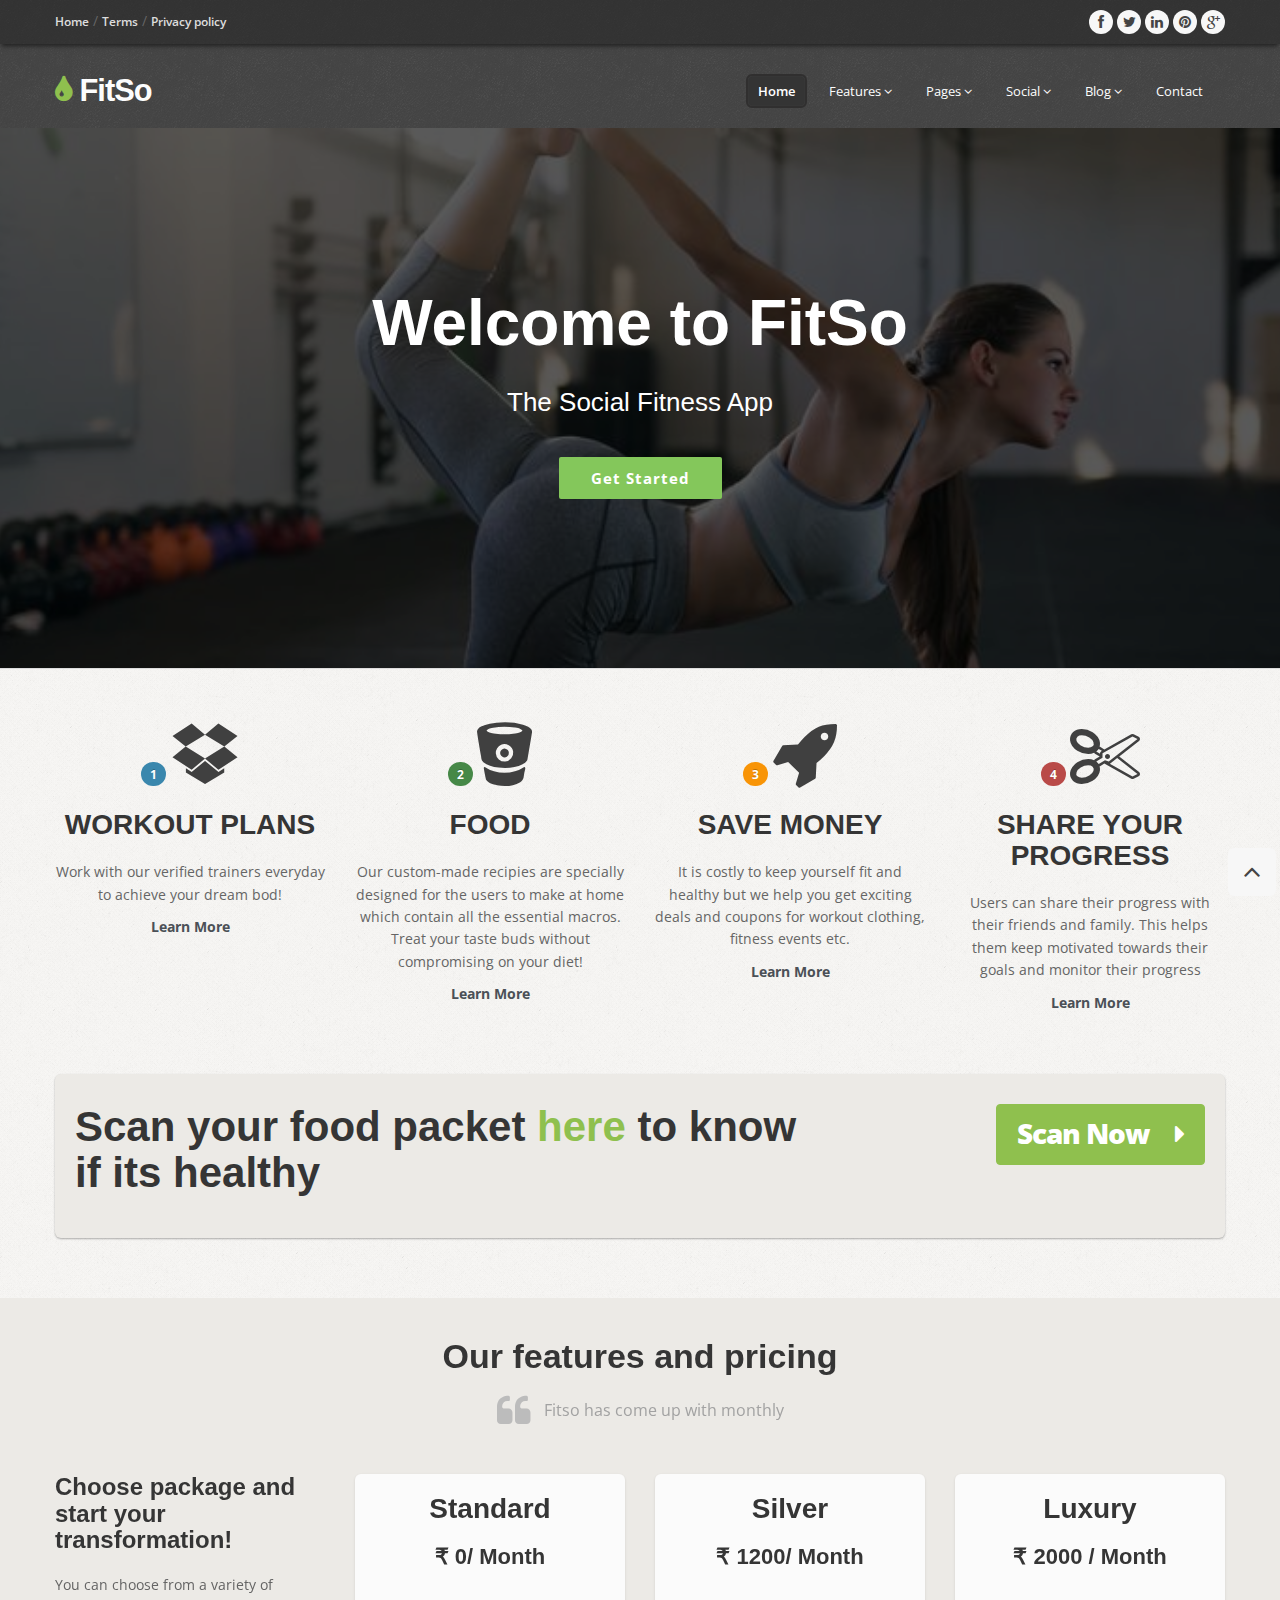
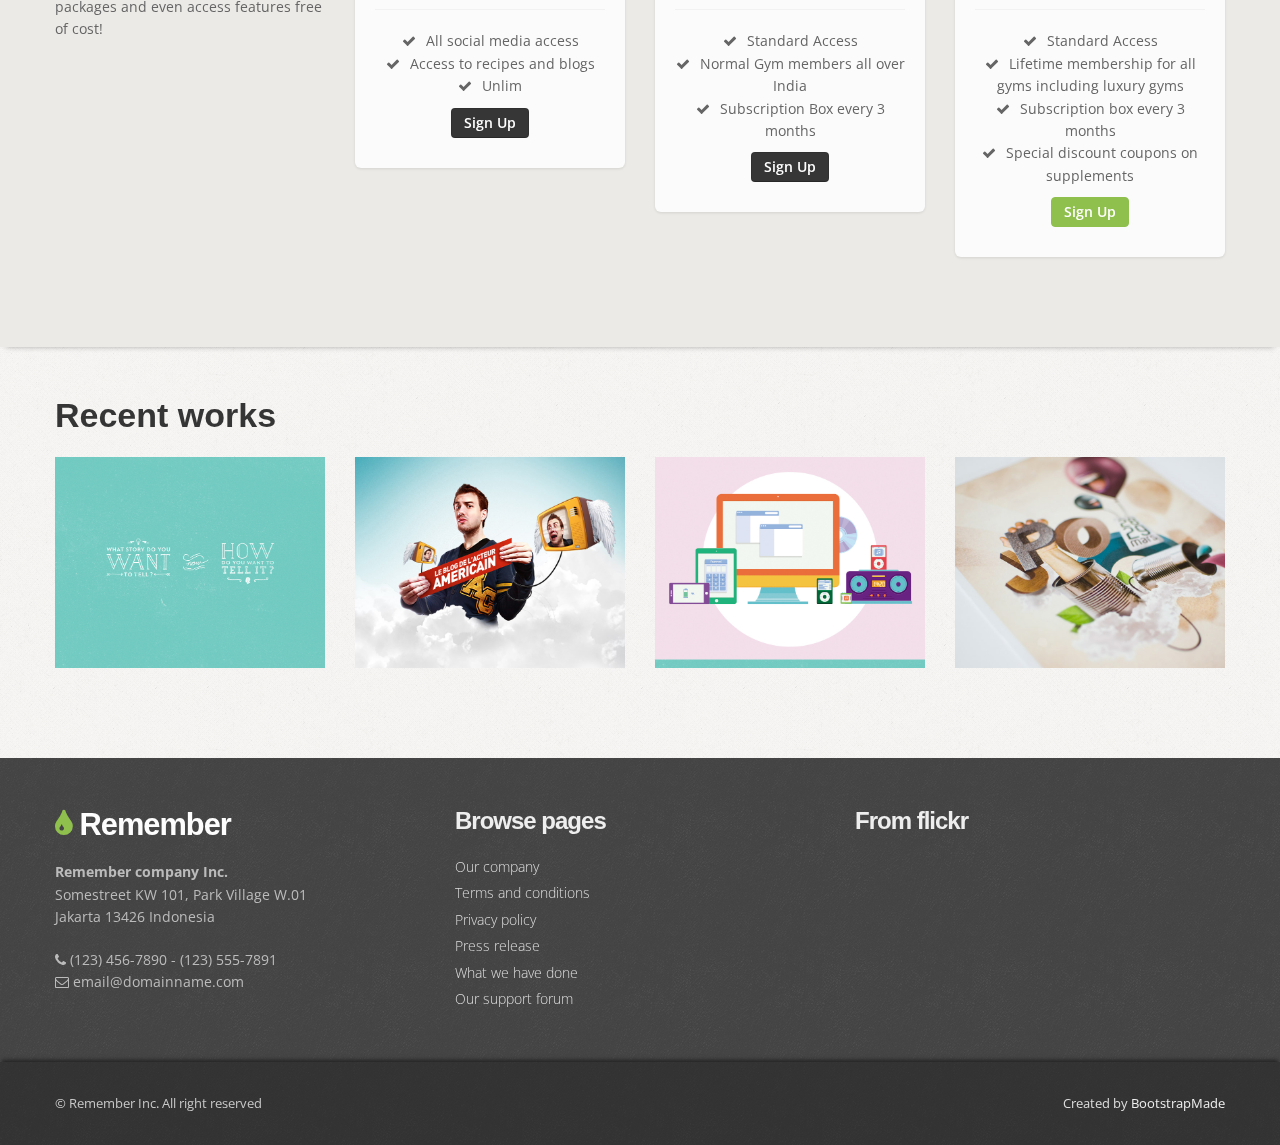
<file: fitso_web/index.html>
<!DOCTYPE html>
<html lang="en">

<head>
  <meta charset="utf-8">
  <title>Remember - Multipurpose bootstrap site template</title>
  <meta name="viewport" content="width=device-width, initial-scale=1.0" />
  <meta name="description" content="Your page description here" />
  <meta name="author" content="" />

  <!-- css -->
  <link href="css/bootstrap.css" rel="stylesheet" />
  <link href="css/bootstrap-responsive.css" rel="stylesheet" />
  <link href="css/prettyPhoto.css" rel="stylesheet" />
  <link href="https://fonts.googleapis.com/css?family=Open+Sans:300,400,600,700" rel="stylesheet">
  <link href="css/style.css" rel="stylesheet">

  <!-- Theme skin -->
  <link id="t-colors" href="color/default.css" rel="stylesheet" />

  <!-- Fav and touch icons -->
  <link rel="apple-touch-icon-precomposed" sizes="144x144" href="ico/apple-touch-icon-144-precomposed.png" />
  <link rel="apple-touch-icon-precomposed" sizes="114x114" href="ico/apple-touch-icon-114-precomposed.png" />
  <link rel="apple-touch-icon-precomposed" sizes="72x72" href="ico/apple-touch-icon-72-precomposed.png" />
  <link rel="apple-touch-icon-precomposed" href="ico/apple-touch-icon-57-precomposed.png" />
  <link rel="shortcut icon" href="ico/favicon.png" />

  <!-- =======================================================
    Theme Name: Remember
    Theme URL: https://bootstrapmade.com/remember-free-multipurpose-bootstrap-template/
    Author: BootstrapMade.com
    Author URL: https://bootstrapmade.com
  ======================================================= -->
</head>

<body>
  <div id="wrapper">
    <!-- start header -->
    <header>
      <div class="top">
        <div class="container">
          <div class="row">
            <div class="span6">
              <ul class="topmenu">
                <li><a href="#">Home</a> &#47;</li>
                <li><a href="#">Terms</a> &#47;</li>
                <li><a href="#">Privacy policy</a></li>
              </ul>
            </div>
            <div class="span6">

              <ul class="social-network">
                <li><a href="#" data-placement="bottom" title="Facebook"><i class="icon-circled icon-bglight icon-facebook"></i></a></li>
                <li><a href="#" data-placement="bottom" title="Twitter"><i class="icon-circled icon-bglight icon-twitter"></i></a></li>
                <li><a href="#" data-placement="bottom" title="Linkedin"><i class="icon-circled icon-linkedin icon-bglight"></i></a></li>
                <li><a href="#" data-placement="bottom" title="Pinterest"><i class="icon-circled icon-pinterest  icon-bglight"></i></a></li>
                <li><a href="#" data-placement="bottom" title="Google +"><i class="icon-circled icon-google-plus icon-bglight"></i></a></li>
              </ul>

            </div>
          </div>
        </div>
      </div>
      <div class="container">


        <div class="row nomargin">
          <div class="span4">
            <div class="logo">
              <h1><a href="index.html"><i class="icon-tint"></i> FitSo</a></h1>
            </div>
          </div>
          <div class="span8">
            <div class="navbar navbar-static-top">
              <div class="navigation">
                <nav>
                  <ul class="nav topnav">
                    <li class="active">
                      <a href="index.html">Home</a>
                    </li>
                    <li class="dropdown">
                      <a href="#">Features <i class="icon-angle-down"></i></a>
                      <ul class="dropdown-menu">
                        <li><a href="typography.html">Typography</a></li>
                        <li><a href="components.html">Components</a></li>
                        <li><a href="icons.html">Icons</a></li>
                        <li><a href="icon-variations.html">Icon variations</a></li>

                      </ul>
                    </li>
                    <li class="dropdown">
                      <a href="#">Pages <i class="icon-angle-down"></i></a>
                      <ul class="dropdown-menu">
                        <li><a href="about.html">About us</a></li>
                        <li><a href="pricingbox.html">Pricing boxes</a></li>
                        <li><a href="404.html">404</a></li>
                      </ul>
                    </li>
                    <li class="dropdown">
                      <a href="#">Social <i class="icon-angle-down"></i></a>
                      <ul class="dropdown-menu">
                        <li><a href="portfolio-2cols.html">Recent Uploads</a></li>
                        <li><a href="portfolio-3cols.html">Followers</a></li>
                        <li><a href="portfolio-4cols.html">Following</a></li>
                        <li><a href="portfolio-detail.html">Bookmark Posts</a></li>
                      </ul>
                    </li>
                    <li class="dropdown">
                      <a href="#">Blog <i class="icon-angle-down"></i></a>
                      <ul class="dropdown-menu">
                        <li><a href="blog-left-sidebar.html">Stay Healthy</a></li>
                        <li><a href="blog-right-sidebar.html">What to Eat?</a></li>
                        <li><a href="post-left-sidebar.html">Yoga</a></li>
                        <li><a href="post-right-sidebar.html">Bookmarks</a></li>
                      </ul>
                    </li>
                    <li>
                      <a href="contact.html">Contact </a>
                    </li>
                  </ul>
                </nav>
              </div>
              <!-- end navigation -->
            </div>
          </div>
        </div>
      </div>
    </header>
    <!-- end header -->

    <!-- section intro -->
    <section id="intro">
      <div class="intro-content">
        <h2>Welcome to FitSo</h2>
        <h3>The Social Fitness App</h3>
        <div>
          <a href="#content" class="btn-get-started scrollto">Get Started</a>
        </div>
      </div>
    </section>
    <!-- /section intro -->

    <section id="content">
      <div class="container">


        <div class="row">
          <div class="span12">
            <div class="row">
              <div class="span3">
                <div class="box aligncenter">
                  <div class="icon">
                    <span class="badge badge-info badge-circled">1</span>
                    <i class="ico icon-dropbox icon-5x"></i>
                  </div>
                  <div class="text">
                    <h4><strong>WORKOUT PLANS</strong></h4>
                    <p>
                      Work with our verified trainers everyday to achieve your dream bod!
                    </p>
                    <a href="#">Learn More</a>
                  </div>
                </div>
              </div>

              <div class="span3">
                <div class="box aligncenter">
                  <div class="icon">
                    <span class="badge badge-success badge-circled">2</span>
                    <i class="ico icon-bitbucket icon-5x"></i>
                  </div>
                  <div class="text">
                    <h4><strong>FOOD</strong></h4>
                    <p>
                      Our custom-made recipies are specially designed for the users to make at home which contain all the essential macros.
                     Treat your taste buds without compromising on your diet!
                    </p>
                    <a href="#">Learn More</a>
                  </div>
                </div>
              </div>
              <div class="span3">
                <div class="box aligncenter">
                  <div class="icon">
                    <span class="badge badge-warning badge-circled">3</span>
                    <i class="ico icon-rocket icon-5x"></i>
                  </div>
                  <div class="text">
                    <h4><strong>SAVE MONEY</strong></h4>
                    <p>
                      It is costly to keep yourself fit and healthy but we help you get exciting deals and coupons for workout clothing, fitness events etc.
                    </p>
                    <a href="#">Learn More</a>
                  </div>    
                </div>
              </div>
              <div class="span3">
                <div class="box aligncenter">
                  <div class="icon">
                    <span class="badge badge-important badge-circled">4</span>
                    <i class="ico icon-cut icon-5x"></i>
                  </div>
                  <div class="text">
                    <h4><strong>SHARE YOUR PROGRESS</strong></h4>
                    <p>
                      Users can share their progress with their friends and family. This helps them keep motivated towards their goals and monitor their progress
                    </p>
                    <a href="#">Learn More</a>
                  </div>
                </div>
              </div>
            </div> <!--HELLLO-->
          </div>
        </div>


        <div class="row">
          <div class="span12">
            <div class="cta-box">
              <div class="row">
                <div class="span8">
                  <div class="cta-text">
                    <h2>Scan your food packet <span>here</span> to know if its healthy</h2>
                  </div>
                </div>
                <div class="span4">
                  <div class="cta-btn">
                    <a href="#" class="btn btn-color">Scan Now <i class="icon-caret-right"></i></a>
                  </div>
                </div>

              </div>


            </div>
          </div>
        </div>

      </div>
    </section>

    <section id="offer">
      <div class="container">
        <div class="row">
          <div class="span12">
            <div class="row">
              <div class="span12">
                <div class="aligncenter">
                  <h3>Our features and pricing</h3>
                  <blockquote>
                    Fitso has come up with monthly 
                  </blockquote>
                </div>
              </div>
            </div>

            <div class="row">

              <div class="span3">
                <h5>Choose package and start your transformation!</h5>
                <p>
                You can choose from a variety of packages and even access features free of cost!
                </p>
              </div>

              <div class="span3">
                <div class="pricing-box-plain">
                  <div class="heading">
                    <h4>Standard</h4>
                    <h6><span>₹ 0/ Month</span></h6>
                  </div>
                  <div class="desc">
                    <ul>
                      <li>All social media access</li>
                      <li>Access to recipes and blogs</li>
                      <li>Unlim</li>
                    </ul>
                  </div>
                  <div class="action">
                    <a href="#" class="btn btn-inverse">Sign Up</a>
                  </div>
                </div>
              </div>

              <div class="span3">
                <div class="pricing-box-plain">
                  <div class="heading">
                    <h4>Silver</h4>
                    <h6><span>₹ 1200/ Month</span></h6>
                  </div>
                  <div class="desc">
                    <ul>
                      <li>Standard Access</li>
                      <li>Normal Gym members all over India</li>
                      <li>Subscription Box every 3 months</li>
                    </ul>
                  </div>
                  <div class="action">
                    <a href="#" class="btn btn-inverse">Sign Up</a>
                  </div>
                </div>
              </div>

              <div class="span3">
                <div class="pricing-box-plain">
                  <div class="heading">
                    <h4>Luxury</h4>
                    <h6><span>₹ 2000 / Month</span></h6>
                  </div>
                  <div class="desc">
                    <ul>
                      <li>Standard Access</li>
                      <li>Lifetime membership for all gyms including luxury gyms </li>
                      <li>Subscription box every 3 months</li>
                      <li>Special discount coupons on supplements </li>
                    </ul>
                  </div>
                  <div class="action">
                    <a href="#" class="btn btn-color">Sign Up</a>
                  </div>
                </div>
              </div>
            </div>

          </div>
        </div>

      </div>
    </section>

    <section id="works">
      <div class="container">
        <div class="row">
          <div class="span12">
            <h3>Recent works</h3>
            <div class="row">

              <div class="grid cs-style-3">
                <div class="span3">
                  <div class="item">
                    <figure>
                      <div><img src="img/dummies/works/1.jpg" alt=""></div>
                      <figcaption>
                        <h3>Portfolio name</h3>
                        <p>
                          <a href="img/dummies/works/big.png" data-pretty="prettyPhoto[gallery1]" title="Portfolio caption here"><i class="icon-zoom-in icon-circled icon-bglight icon-2x active"></i></a>
                          <a href="#"><i class="icon-file icon-circled icon-bglight icon-2x active"></i></a>
                        </p>
                      </figcaption>
                    </figure>
                  </div>
                </div>
                <div class="span3">
                  <div class="item">
                    <figure>
                      <div><img src="img/dummies/works/2.jpg" alt=""></div>
                      <figcaption>
                        <h3>Portfolio name</h3>
                        <p>
                          <a href="img/dummies/works/big.png" data-pretty="prettyPhoto[gallery1]" title="Portfolio caption here"><i class="icon-zoom-in icon-circled icon-bglight icon-2x active"></i></a>
                          <a href="#"><i class="icon-file icon-circled icon-bglight icon-2x active"></i></a>
                        </p>
                      </figcaption>
                    </figure>
                  </div>
                </div>
                <div class="span3">
                  <div class="item">
                    <figure>
                      <div><img src="img/dummies/works/3.jpg" alt=""></div>
                      <figcaption>
                        <h3>Portfolio name</h3>
                        <p>
                          <a href="img/dummies/works/big.png" data-pretty="prettyPhoto[gallery1]" title="Portfolio caption here"><i class="icon-zoom-in icon-circled icon-bglight icon-2x active"></i></a>
                          <a href="#"><i class="icon-file icon-circled icon-bglight icon-2x active"></i></a>
                        </p>
                      </figcaption>
                    </figure>
                  </div>
                </div>
                <div class="span3">
                  <div class="item">
                    <figure>
                      <div><img src="img/dummies/works/4.jpg" alt=""></div>
                      <figcaption>
                        <h3>Portfolio name</h3>
                        <p>
                          <a href="img/dummies/works/big.png" data-pretty="prettyPhoto[gallery1]" title="Portfolio caption here"><i class="icon-zoom-in icon-circled icon-bglight icon-2x active"></i></a>
                          <a href="#"><i class="icon-file icon-circled icon-bglight icon-2x active"></i></a>
                        </p>
                      </figcaption>
                    </figure>
                  </div>
                </div>
              </div>

            </div>
          </div>
        </div>
      </div>
    </section>

    <footer>
      <div class="container">
        <div class="row">
          <div class="span4">
            <div class="widget">
              <div class="footer_logo">
                <h3><a href="index.html"><i class="icon-tint"></i> Remember</a></h3>
              </div>
              <address>
							  <strong>Remember company Inc.</strong><br>
  							Somestreet KW 101, Park Village W.01<br>
  							Jakarta 13426 Indonesia
  						</address>
              <p>
                <i class="icon-phone"></i> (123) 456-7890 - (123) 555-7891 <br>
                <i class="icon-envelope-alt"></i> email@domainname.com
              </p>
            </div>
          </div>
          <div class="span4">
            <div class="widget">
              <h5 class="widgetheading">Browse pages</h5>
              <ul class="link-list">
                <li><a href="#">Our company</a></li>
                <li><a href="#">Terms and conditions</a></li>
                <li><a href="#">Privacy policy</a></li>
                <li><a href="#">Press release</a></li>
                <li><a href="#">What we have done</a></li>
                <li><a href="#">Our support forum</a></li>
              </ul>

            </div>
          </div>
          <div class="span4">
            <div class="widget">
              <h5 class="widgetheading">From flickr</h5>
              <div class="flickr_badge">
                <script type="text/javascript" src="http://www.flickr.com/badge_code_v2.gne?count=8&amp;display=random&amp;size=s&amp;layout=x&amp;source=user&amp;user=34178660@N03"></script>
              </div>
              <div class="clear"></div>
            </div>
          </div>
        </div>
      </div>
      <div id="sub-footer">
        <div class="container">
          <div class="row">
            <div class="span6">
              <div class="copyright">
                <p><span>&copy; Remember Inc. All right reserved</span></p>
              </div>

            </div>

            <div class="span6">
              <div class="credits">
                <!--
                  All the links in the footer should remain intact.
                  You can delete the links only if you purchased the pro version.
                  Licensing information: https://bootstrapmade.com/license/
                  Purchase the pro version with working PHP/AJAX contact form: https://bootstrapmade.com/buy/?theme=Remember
                -->
                Created by <a href="https://bootstrapmade.com/">BootstrapMade</a>
              </div>
            </div>
          </div>
        </div>
      </div>
    </footer>
  </div>
  <a href="#" class="scrollup"><i class="icon-angle-up icon-rounded icon-bglight icon-2x"></i></a>

  <!-- javascript
    ================================================== -->
  <!-- Placed at the end of the document so the pages load faster -->
  <script src="js/jquery.js"></script>
  <script src="js/jquery.easing.1.3.js"></script>
  <script src="js/bootstrap.js"></script>
  <script src="js/modernizr.custom.js"></script>
  <script src="js/toucheffects.js"></script>
  <script src="js/google-code-prettify/prettify.js"></script>
  <script src="js/jquery.prettyPhoto.js"></script>
  <script src="js/portfolio/jquery.quicksand.js"></script>
  <script src="js/portfolio/setting.js"></script>
  <script src="js/animate.js"></script>

  <!-- Template Custom JavaScript File -->
  <script src="js/custom.js"></script>

</body>

</html>
</file>
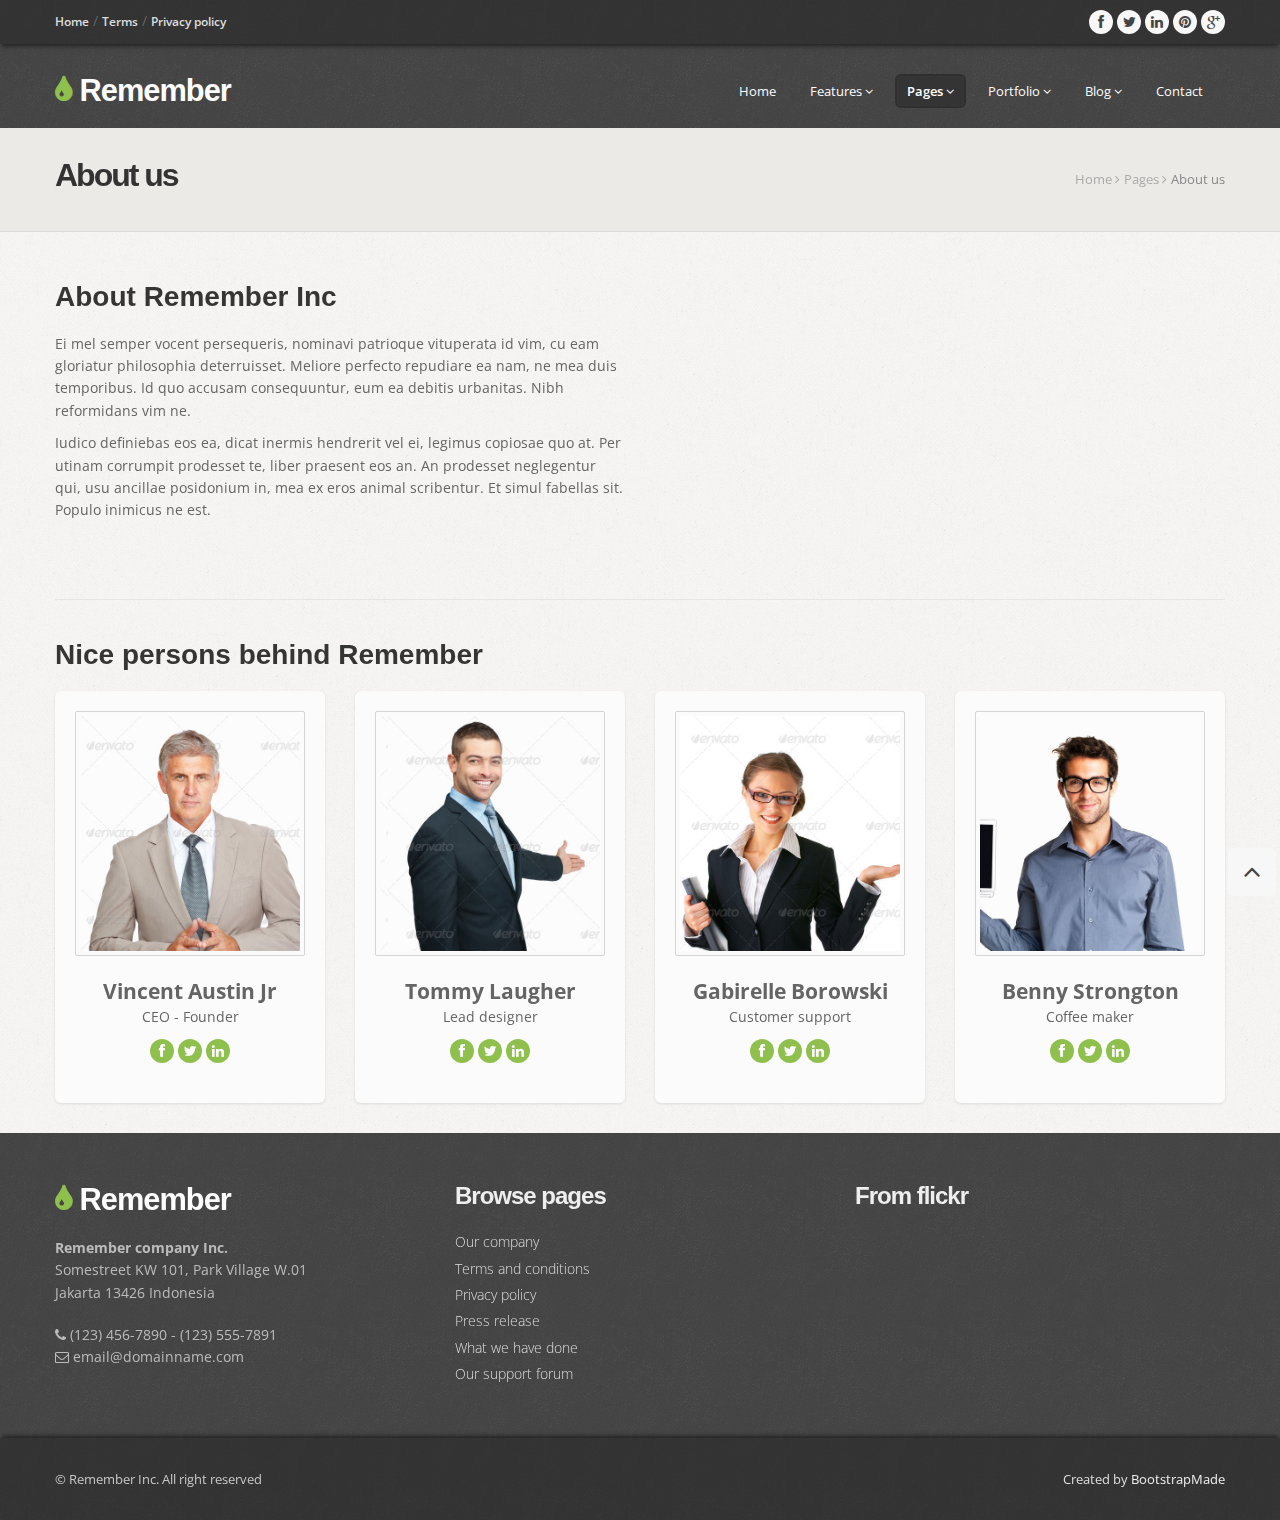
<file: fitso_web/about.html>
<!DOCTYPE html>
<html lang="en">

<head>
  <meta charset="utf-8">
  <title>Remember - Multipurpose bootstrap site template</title>
  <meta name="viewport" content="width=device-width, initial-scale=1.0" />
  <meta name="description" content="Your page description here" />
  <meta name="author" content="" />

  <!-- css -->
  <link href="css/bootstrap.css" rel="stylesheet" />
  <link href="css/bootstrap-responsive.css" rel="stylesheet" />
  <link href="css/prettyPhoto.css" rel="stylesheet" />
  <link href="https://fonts.googleapis.com/css?family=Open+Sans:300,400,600,700" rel="stylesheet">
  <link href="css/style.css" rel="stylesheet">

  <!-- Theme skin -->
  <link id="t-colors" href="color/default.css" rel="stylesheet" />

  <!-- Fav and touch icons -->
  <link rel="apple-touch-icon-precomposed" sizes="144x144" href="ico/apple-touch-icon-144-precomposed.png" />
  <link rel="apple-touch-icon-precomposed" sizes="114x114" href="ico/apple-touch-icon-114-precomposed.png" />
  <link rel="apple-touch-icon-precomposed" sizes="72x72" href="ico/apple-touch-icon-72-precomposed.png" />
  <link rel="apple-touch-icon-precomposed" href="ico/apple-touch-icon-57-precomposed.png" />
  <link rel="shortcut icon" href="ico/favicon.png" />

  <!-- =======================================================
    Theme Name: Remember
    Theme URL: https://bootstrapmade.com/remember-free-multipurpose-bootstrap-template/
    Author: BootstrapMade.com
    Author URL: https://bootstrapmade.com
  ======================================================= -->
</head>

<body>

  <div id="wrapper">
    <!-- start header -->
    <header>
      <div class="top">
        <div class="container">
          <div class="row">
            <div class="span6">
              <ul class="topmenu">
                <li><a href="#">Home</a> &#47;</li>
                <li><a href="#">Terms</a> &#47;</li>
                <li><a href="#">Privacy policy</a></li>
              </ul>
            </div>
            <div class="span6">

              <ul class="social-network">
                <li><a href="#" data-placement="bottom" title="Facebook"><i class="icon-circled icon-bglight icon-facebook"></i></a></li>
                <li><a href="#" data-placement="bottom" title="Twitter"><i class="icon-circled icon-bglight icon-twitter"></i></a></li>
                <li><a href="#" data-placement="bottom" title="Linkedin"><i class="icon-circled icon-linkedin icon-bglight"></i></a></li>
                <li><a href="#" data-placement="bottom" title="Pinterest"><i class="icon-circled icon-pinterest  icon-bglight"></i></a></li>
                <li><a href="#" data-placement="bottom" title="Google +"><i class="icon-circled icon-google-plus icon-bglight"></i></a></li>
              </ul>

            </div>
          </div>
        </div>
      </div>
      <div class="container">


        <div class="row nomargin">
          <div class="span4">
            <div class="logo">
              <h1><a href="index.html"><i class="icon-tint"></i> Remember</a></h1>
            </div>
          </div>
          <div class="span8">
            <div class="navbar navbar-static-top">
              <div class="navigation">
                <nav>
                  <ul class="nav topnav">
                    <li><a href="index.html">Home</a></li>
                    <li class="dropdown">
                      <a href="#">Features <i class="icon-angle-down"></i></a>
                      <ul class="dropdown-menu">
                        <li><a href="typography.html">Typography</a></li>
                        <li><a href="components.html">Components</a></li>
                        <li><a href="icons.html">Icons</a></li>
                        <li><a href="icon-variations.html">Icon variations</a></li>

                      </ul>
                    </li>
                    <li class="dropdown active">
                      <a href="#">Pages <i class="icon-angle-down"></i></a>
                      <ul class="dropdown-menu">
                        <li><a href="about.html">About us</a></li>
                        <li><a href="pricingbox.html">Pricing boxes</a></li>
                        <li><a href="404.html">404</a></li>
                      </ul>
                    </li>
                    <li class="dropdown">
                      <a href="#">Portfolio <i class="icon-angle-down"></i></a>
                      <ul class="dropdown-menu">
                        <li><a href="portfolio-2cols.html">Portfolio 2 columns</a></li>
                        <li><a href="portfolio-3cols.html">Portfolio 3 columns</a></li>
                        <li><a href="portfolio-4cols.html">Portfolio 4 columns</a></li>
                        <li><a href="portfolio-detail.html">Portfolio detail</a></li>
                      </ul>
                    </li>
                    <li class="dropdown">
                      <a href="#">Blog <i class="icon-angle-down"></i></a>
                      <ul class="dropdown-menu">
                        <li><a href="blog-left-sidebar.html">Blog left sidebar</a></li>
                        <li><a href="blog-right-sidebar.html">Blog right sidebar</a></li>
                        <li><a href="post-left-sidebar.html">Post left sidebar</a></li>
                        <li><a href="post-right-sidebar.html">Post right sidebar</a></li>
                      </ul>
                    </li>
                    <li>
                      <a href="contact.html">Contact </a>
                    </li>
                  </ul>
                </nav>
              </div>
              <!-- end navigation -->
            </div>
          </div>
        </div>
      </div>
    </header>
    <!-- end header -->

    <section id="inner-headline">
      <div class="container">
        <div class="row">
          <div class="span4">
            <div class="inner-heading">
              <h2>About us</h2>
            </div>
          </div>
          <div class="span8">
            <ul class="breadcrumb">
              <li><a href="index.html">Home</a> <i class="icon-angle-right"></i></li>
              <li><a href="#">Pages</a> <i class="icon-angle-right"></i></li>
              <li class="active">About us</li>
            </ul>
          </div>
        </div>
      </div>
    </section>

    <section id="content">
      <div class="container">
        <div class="row">

          <div class="span6">
            <h4>About Remember Inc</h4>
            <p>
              Ei mel semper vocent persequeris, nominavi patrioque vituperata id vim, cu eam gloriatur philosophia deterruisset. Meliore perfecto repudiare ea nam, ne mea duis temporibus. Id quo accusam consequuntur, eum ea debitis urbanitas. Nibh reformidans vim ne.
            </p>
            <p>
              Iudico definiebas eos ea, dicat inermis hendrerit vel ei, legimus copiosae quo at. Per utinam corrumpit prodesset te, liber praesent eos an. An prodesset neglegentur qui, usu ancillae posidonium in, mea ex eros animal scribentur. Et simul fabellas sit.
              Populo inimicus ne est.
            </p>

          </div>

          <div class="span6">
            <iframe src="http://player.vimeo.com/video/24535181?title=0&amp;byline=0" width="500" height="281" seamless></iframe>
          </div>
        </div>

        <!-- divider -->
        <div class="row">
          <div class="span12">
            <div class="solidline"></div>
          </div>
        </div>
        <!-- end divider -->

        <div class="row team">
          <div class="span12">
            <h4>Nice persons behind Remember</h4>
          </div>

          <div class="span3">
            <div class="team-box">
              <a href="#" class="thumbnail"><img src="img/dummies/team1.jpg" alt="" /></a>
              <div class="roles aligncenter">
                <p class="lead"><strong>Vincent Austin Jr</strong></p>
                <p>
                  CEO - Founder
                </p>
                <p>
                  <a href="#"><i class="icon-facebook icon-circled icon-bglight active"></i></a>
                  <a href="#"><i class="icon-twitter icon-circled icon-bglight active"></i></a>
                  <a href="#"><i class="icon-linkedin icon-circled icon-bglight active"></i></a>
                </p>

              </div>
            </div>
          </div>
          <div class="span3">
            <div class="team-box">
              <a href="#" class="thumbnail"><img src="img/dummies/team2.jpg" alt="" /></a>
              <div class="roles aligncenter">
                <p class="lead"><strong>Tommy Laugher</strong></p>
                <p>
                  Lead designer
                </p>
                <p>
                  <a href="#"><i class="icon-facebook icon-circled icon-bglight active"></i></a>
                  <a href="#"><i class="icon-twitter icon-circled icon-bglight active"></i></a>
                  <a href="#"><i class="icon-linkedin icon-circled icon-bglight active"></i></a>
                </p>
              </div>
            </div>
          </div>
          <div class="span3">
            <div class="team-box">
              <a href="#" class="thumbnail"><img src="img/dummies/team3.jpg" alt="" /></a>
              <div class="roles aligncenter">
                <p class="lead"><strong>Gabirelle Borowski</strong></p>
                <p>
                  Customer support
                </p>
                <p>
                  <a href="#"><i class="icon-facebook icon-circled icon-bglight active"></i></a>
                  <a href="#"><i class="icon-twitter icon-circled icon-bglight active"></i></a>
                  <a href="#"><i class="icon-linkedin icon-circled icon-bglight active"></i></a>
                </p>
              </div>
            </div>
          </div>
          <div class="span3">
            <div class="team-box">
              <a href="#" class="thumbnail"><img src="img/dummies/team4.jpg" alt="" /></a>
              <div class="roles aligncenter">
                <p class="lead"><strong>Benny Strongton</strong></p>
                <p>
                  Coffee maker
                </p>
                <p>
                  <a href="#"><i class="icon-facebook icon-circled icon-bglight active"></i></a>
                  <a href="#"><i class="icon-twitter icon-circled icon-bglight active"></i></a>
                  <a href="#"><i class="icon-linkedin icon-circled icon-bglight active"></i></a>
                </p>
              </div>
            </div>
          </div>
        </div>

      </div>
    </section>


    <footer>
      <div class="container">
        <div class="row">
          <div class="span4">
            <div class="widget">
              <div class="footer_logo">
                <h3><a href="index.html"><i class="icon-tint"></i> Remember</a></h3>
              </div>
              <address>
							  <strong>Remember company Inc.</strong><br>
  							Somestreet KW 101, Park Village W.01<br>
  							Jakarta 13426 Indonesia
  						</address>
              <p>
                <i class="icon-phone"></i> (123) 456-7890 - (123) 555-7891 <br>
                <i class="icon-envelope-alt"></i> email@domainname.com
              </p>
            </div>
          </div>
          <div class="span4">
            <div class="widget">
              <h5 class="widgetheading">Browse pages</h5>
              <ul class="link-list">
                <li><a href="#">Our company</a></li>
                <li><a href="#">Terms and conditions</a></li>
                <li><a href="#">Privacy policy</a></li>
                <li><a href="#">Press release</a></li>
                <li><a href="#">What we have done</a></li>
                <li><a href="#">Our support forum</a></li>
              </ul>

            </div>
          </div>
          <div class="span4">
            <div class="widget">
              <h5 class="widgetheading">From flickr</h5>
              <div class="flickr_badge">
                <script type="text/javascript" src="http://www.flickr.com/badge_code_v2.gne?count=8&amp;display=random&amp;size=s&amp;layout=x&amp;source=user&amp;user=34178660@N03"></script>
              </div>
              <div class="clear"></div>
            </div>
          </div>
        </div>
      </div>
      <div id="sub-footer">
        <div class="container">
          <div class="row">
            <div class="span6">
              <div class="copyright">
                <p><span>&copy; Remember Inc. All right reserved</span></p>
              </div>

            </div>

            <div class="span6">
              <div class="credits">
                <!--
                  All the links in the footer should remain intact.
                  You can delete the links only if you purchased the pro version.
                  Licensing information: https://bootstrapmade.com/license/
                  Purchase the pro version with working PHP/AJAX contact form: https://bootstrapmade.com/buy/?theme=Remember
                -->
                Created by <a href="https://bootstrapmade.com/">BootstrapMade</a>
              </div>
            </div>
          </div>
        </div>
      </div>
    </footer>
  </div>
  <a href="#" class="scrollup"><i class="icon-angle-up icon-rounded icon-bglight icon-2x"></i></a>

  <!-- javascript
    ================================================== -->
  <!-- Placed at the end of the document so the pages load faster -->
  <script src="js/jquery.js"></script>
  <script src="js/jquery.easing.1.3.js"></script>
  <script src="js/bootstrap.js"></script>
  <script src="js/modernizr.custom.js"></script>
  <script src="js/toucheffects.js"></script>
  <script src="js/google-code-prettify/prettify.js"></script>
  <script src="js/jquery.prettyPhoto.js"></script>
  <script src="js/portfolio/jquery.quicksand.js"></script>
  <script src="js/portfolio/setting.js"></script>
  <script src="js/animate.js"></script>

  <!-- Template Custom JavaScript File -->
  <script src="js/custom.js"></script>

</body>

</html>
</file>
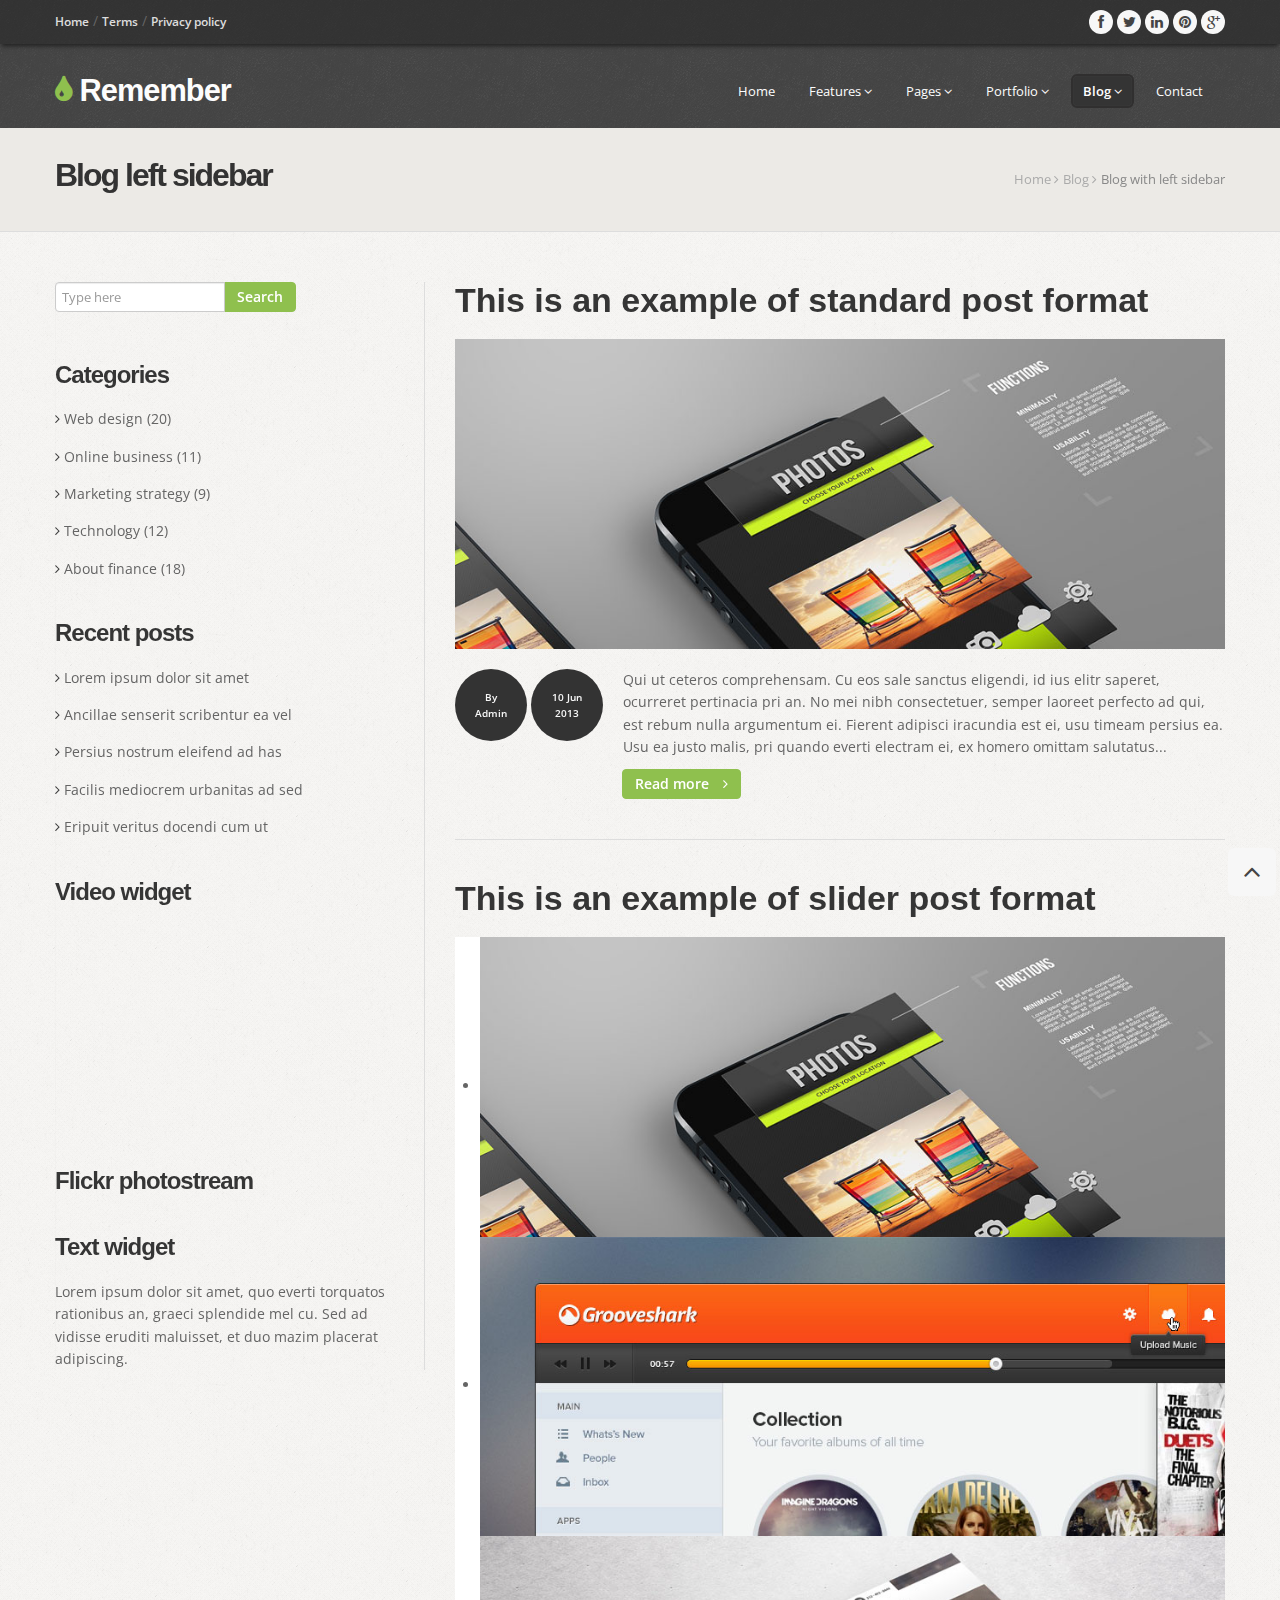
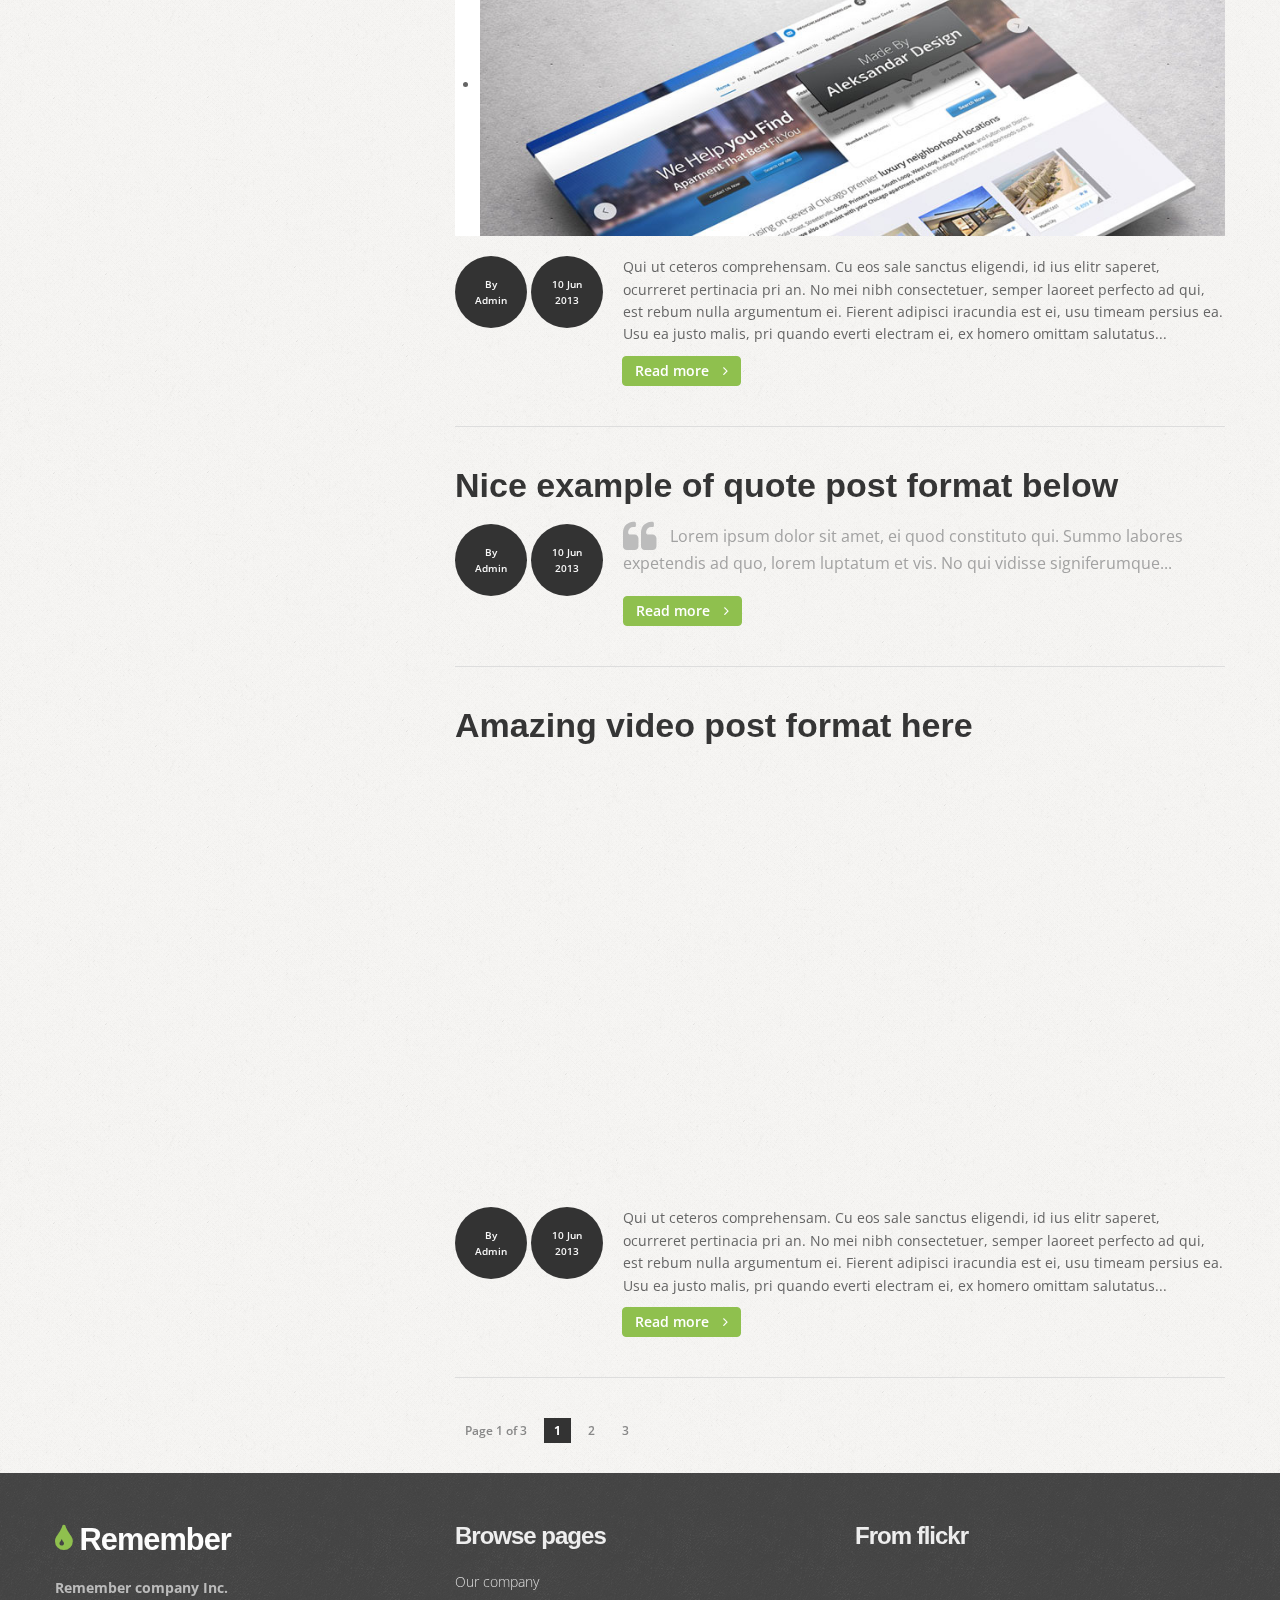
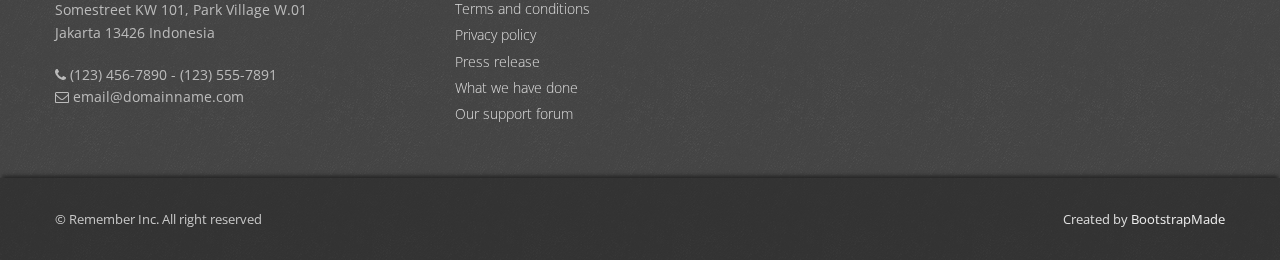
<file: fitso_web/blog-left-sidebar.html>
<!DOCTYPE html>
<html lang="en">

<head>
  <meta charset="utf-8">
  <title>Remember - Multipurpose bootstrap site template</title>
  <meta name="viewport" content="width=device-width, initial-scale=1.0" />
  <meta name="description" content="Your page description here" />
  <meta name="author" content="" />

  <!-- css -->
  <link href="css/bootstrap.css" rel="stylesheet" />
  <link href="css/bootstrap-responsive.css" rel="stylesheet" />
  <link href="css/prettyPhoto.css" rel="stylesheet" />
  <link href="https://fonts.googleapis.com/css?family=Open+Sans:300,400,600,700" rel="stylesheet">
  <link href="css/style.css" rel="stylesheet">

  <!-- Theme skin -->
  <link id="t-colors" href="color/default.css" rel="stylesheet" />

  <!-- Fav and touch icons -->
  <link rel="apple-touch-icon-precomposed" sizes="144x144" href="ico/apple-touch-icon-144-precomposed.png" />
  <link rel="apple-touch-icon-precomposed" sizes="114x114" href="ico/apple-touch-icon-114-precomposed.png" />
  <link rel="apple-touch-icon-precomposed" sizes="72x72" href="ico/apple-touch-icon-72-precomposed.png" />
  <link rel="apple-touch-icon-precomposed" href="ico/apple-touch-icon-57-precomposed.png" />
  <link rel="shortcut icon" href="ico/favicon.png" />

  <!-- =======================================================
    Theme Name: Remember
    Theme URL: https://bootstrapmade.com/remember-free-multipurpose-bootstrap-template/
    Author: BootstrapMade.com
    Author URL: https://bootstrapmade.com
  ======================================================= -->
</head>

<body>

  <div id="wrapper">
    <!-- start header -->
    <header>
      <div class="top">
        <div class="container">
          <div class="row">
            <div class="span6">
              <ul class="topmenu">
                <li><a href="#">Home</a> &#47;</li>
                <li><a href="#">Terms</a> &#47;</li>
                <li><a href="#">Privacy policy</a></li>
              </ul>
            </div>
            <div class="span6">

              <ul class="social-network">
                <li><a href="#" data-placement="bottom" title="Facebook"><i class="icon-circled icon-bglight icon-facebook"></i></a></li>
                <li><a href="#" data-placement="bottom" title="Twitter"><i class="icon-circled icon-bglight icon-twitter"></i></a></li>
                <li><a href="#" data-placement="bottom" title="Linkedin"><i class="icon-circled icon-linkedin icon-bglight"></i></a></li>
                <li><a href="#" data-placement="bottom" title="Pinterest"><i class="icon-circled icon-pinterest  icon-bglight"></i></a></li>
                <li><a href="#" data-placement="bottom" title="Google +"><i class="icon-circled icon-google-plus icon-bglight"></i></a></li>
              </ul>

            </div>
          </div>
        </div>
      </div>
      <div class="container">


        <div class="row nomargin">
          <div class="span4">
            <div class="logo">
              <h1><a href="index.html"><i class="icon-tint"></i> Remember</a></h1>
            </div>
          </div>
          <div class="span8">
            <div class="navbar navbar-static-top">
              <div class="navigation">
                <nav>
                  <ul class="nav topnav">
                    <li><a href="index.html">Home</a></li>
                    <li class="dropdown">
                      <a href="#">Features <i class="icon-angle-down"></i></a>
                      <ul class="dropdown-menu">
                        <li><a href="typography.html">Typography</a></li>
                        <li><a href="components.html">Components</a></li>
                        <li><a href="icons.html">Icons</a></li>
                        <li><a href="icon-variations.html">Icon variations</a></li>

                      </ul>
                    </li>
                    <li class="dropdown">
                      <a href="#">Pages <i class="icon-angle-down"></i></a>
                      <ul class="dropdown-menu">
                        <li><a href="about.html">About us</a></li>
                        <li><a href="pricingbox.html">Pricing boxes</a></li>
                        <li><a href="testimonials.html">Testimonials</a></li>
                        <li><a href="404.html">404</a></li>
                      </ul>
                    </li>
                    <li class="dropdown">
                      <a href="#">Portfolio <i class="icon-angle-down"></i></a>
                      <ul class="dropdown-menu">
                        <li><a href="portfolio-2cols.html">Portfolio 2 columns</a></li>
                        <li><a href="portfolio-3cols.html">Portfolio 3 columns</a></li>
                        <li><a href="portfolio-4cols.html">Portfolio 4 columns</a></li>
                        <li><a href="portfolio-detail.html">Portfolio detail</a></li>
                      </ul>
                    </li>
                    <li class="dropdown active">
                      <a href="#">Blog <i class="icon-angle-down"></i></a>
                      <ul class="dropdown-menu">
                        <li><a href="blog-left-sidebar.html">Blog left sidebar</a></li>
                        <li><a href="blog-right-sidebar.html">Blog right sidebar</a></li>
                        <li><a href="post-left-sidebar.html">Post left sidebar</a></li>
                        <li><a href="post-right-sidebar.html">Post right sidebar</a></li>
                      </ul>
                    </li>
                    <li>
                      <a href="contact.html">Contact </a>
                    </li>
                  </ul>
                </nav>
              </div>
              <!-- end navigation -->
            </div>
          </div>
        </div>
      </div>
    </header>
    <!-- end header -->

    <section id="inner-headline">
      <div class="container">
        <div class="row">
          <div class="span4">
            <div class="inner-heading">
              <h2>Blog left sidebar</h2>
            </div>
          </div>
          <div class="span8">
            <ul class="breadcrumb">
              <li><a href="index.html">Home</a> <i class="icon-angle-right"></i></li>
              <li><a href="#">Blog</a> <i class="icon-angle-right"></i></li>
              <li class="active">Blog with left sidebar</li>
            </ul>
          </div>
        </div>
      </div>
    </section>

    <section id="content">
      <div class="container">
        <div class="row">

          <div class="span4">

            <aside class="left-sidebar">

              <div class="widget">
                <form>
                  <div class="input-append">
                    <input class="span2" id="appendedInputButton" type="text" placeholder="Type here">
                    <button class="btn btn-color" type="submit">Search</button>
                  </div>
                </form>
              </div>

              <div class="widget">

                <h5 class="widgetheading">Categories</h5>

                <ul class="cat">
                  <li><i class="icon-angle-right"></i> <a href="#">Web design</a><span> (20)</span></li>
                  <li><i class="icon-angle-right"></i> <a href="#">Online business</a><span> (11)</span></li>
                  <li><i class="icon-angle-right"></i> <a href="#">Marketing strategy</a><span> (9)</span></li>
                  <li><i class="icon-angle-right"></i> <a href="#">Technology</a><span> (12)</span></li>
                  <li><i class="icon-angle-right"></i> <a href="#">About finance</a><span> (18)</span></li>
                </ul>
              </div>

              <div class="widget">

                <h5 class="widgetheading">Recent posts</h5>

                <ul class="cat">
                  <li><i class="icon-angle-right"></i> <a href="#">Lorem ipsum dolor sit amet</a></li>
                  <li><i class="icon-angle-right"></i> <a href="#">Ancillae senserit scribentur ea vel</a></li>
                  <li><i class="icon-angle-right"></i> <a href="#">Persius nostrum eleifend ad has</a></li>
                  <li><i class="icon-angle-right"></i> <a href="#">Facilis mediocrem urbanitas ad sed</a></li>
                  <li><i class="icon-angle-right"></i> <a href="#">Eripuit veritus docendi cum ut</a></li>
                </ul>
              </div>

              <div class="widget">

                <h5 class="widgetheading">Video widget</h5>
                <div class="video-container">
                  <iframe src="http://player.vimeo.com/video/30585464?title=0&amp;byline=0">			</iframe>
                </div>
              </div>

              <div class="widget">
                <h5 class="widgetheading">Flickr photostream</h5>
                <div class="flickr_badge">
                  <script type="text/javascript" src="http://www.flickr.com/badge_code_v2.gne?count=8&amp;display=random&amp;size=s&amp;layout=x&amp;source=user&amp;user=34178660@N03"></script>
                </div>
                <div class="clear"></div>
              </div>
              <div class="widget">

                <h5 class="widgetheading">Text widget</h5>
                <p>
                  Lorem ipsum dolor sit amet, quo everti torquatos rationibus an, graeci splendide mel cu. Sed ad vidisse eruditi maluisset, et duo mazim placerat adipiscing.
                </p>

              </div>
            </aside>
          </div>

          <div class="span8">
            <article>
              <div class="row">

                <div class="span8">
                  <div class="post-image">
                    <div class="post-heading">
                      <h3><a href="#">This is an example of standard post format</a></h3>
                    </div>

                    <img src="img/dummies/blog/img1.jpg" alt="" />
                  </div>
                  <div class="meta-post">
                    <a href="#" class="author">By<br /> Admin</a>
                    <a href="#" class="date">10 Jun<br /> 2013</a>
                  </div>
                  <div class="post-entry">
                    <p>
                      Qui ut ceteros comprehensam. Cu eos sale sanctus eligendi, id ius elitr saperet, ocurreret pertinacia pri an. No mei nibh consectetuer, semper laoreet perfecto ad qui, est rebum nulla argumentum ei. Fierent adipisci iracundia est ei, usu timeam persius
                      ea. Usu ea justo malis, pri quando everti electram ei, ex homero omittam salutatus...
                    </p>
                    <a href="#" class="btn btn-color">Read more <i class="icon-angle-right"></i></a>
                  </div>
                </div>
              </div>
            </article>

            <article>
              <div class="row">

                <div class="span8">
                  <div class="post-slider">
                    <div class="post-heading">
                      <h3><a href="#">This is an example of slider post format</a></h3>
                    </div>
                    <div class="clear"></div>
                    <!-- start flexslider -->
                    <div class="flexslider">
                      <ul class="slides">
                        <li>
                          <img src="img/dummies/blog/img1.jpg" alt="" />
                        </li>
                        <li>
                          <img src="img/dummies/blog/img2.jpg" alt="" />
                        </li>
                        <li>
                          <img src="img/dummies/blog/img3.jpg" alt="" />
                        </li>
                      </ul>
                    </div>
                    <!-- end flexslider -->
                  </div>
                  <div class="meta-post">
                    <a href="#" class="author">By<br /> Admin</a>
                    <a href="#" class="date">10 Jun<br /> 2013</a>
                  </div>
                  <div class="post-entry">
                    <p>
                      Qui ut ceteros comprehensam. Cu eos sale sanctus eligendi, id ius elitr saperet, ocurreret pertinacia pri an. No mei nibh consectetuer, semper laoreet perfecto ad qui, est rebum nulla argumentum ei. Fierent adipisci iracundia est ei, usu timeam persius
                      ea. Usu ea justo malis, pri quando everti electram ei, ex homero omittam salutatus...
                    </p>
                    <a href="#" class="btn btn-color">Read more <i class="icon-angle-right"></i></a>
                  </div>

                </div>
              </div>
            </article>


            <article>
              <div class="row">

                <div class="span8">
                  <div class="post-quote">
                    <div class="post-heading">
                      <h3><a href="#">Nice example of quote post format below</a></h3>
                    </div>


                  </div>
                  <div class="meta-post">
                    <a href="#" class="author">By<br /> Admin</a>
                    <a href="#" class="date">10 Jun<br /> 2013</a>
                  </div>
                  <div class="post-entry">
                    <blockquote>
                      Lorem ipsum dolor sit amet, ei quod constituto qui. Summo labores expetendis ad quo, lorem luptatum et vis. No qui vidisse signiferumque...
                    </blockquote>
                    <a href="#" class="btn btn-color">Read more <i class="icon-angle-right"></i></a>
                  </div>

                </div>
              </div>
            </article>

            <article>
              <div class="row">

                <div class="span8">
                  <div class="post-video">
                    <div class="post-heading">
                      <h3><a href="#">Amazing video post format here</a></h3>
                    </div>
                    <div class="video-container">
                      <iframe src="http://player.vimeo.com/video/30585464?title=0&amp;byline=0">			</iframe>
                    </div>
                  </div>
                  <div class="meta-post">
                    <a href="#" class="author">By<br /> Admin</a>
                    <a href="#" class="date">10 Jun<br /> 2013</a>
                  </div>
                  <div class="post-entry">
                    <p>
                      Qui ut ceteros comprehensam. Cu eos sale sanctus eligendi, id ius elitr saperet, ocurreret pertinacia pri an. No mei nibh consectetuer, semper laoreet perfecto ad qui, est rebum nulla argumentum ei. Fierent adipisci iracundia est ei, usu timeam persius
                      ea. Usu ea justo malis, pri quando everti electram ei, ex homero omittam salutatus...
                    </p>
                    <a href="#" class="btn btn-color">Read more <i class="icon-angle-right"></i></a>
                  </div>
                </div>
              </div>
            </article>

            <div id="pagination">
              <span class="all">Page 1 of 3</span>
              <span class="current">1</span>
              <a href="#" class="inactive">2</a>
              <a href="#" class="inactive">3</a>
            </div>
          </div>
        </div>
      </div>
    </section>

    <footer>
      <div class="container">
        <div class="row">
          <div class="span4">
            <div class="widget">
              <div class="footer_logo">
                <h3><a href="index.html"><i class="icon-tint"></i> Remember</a></h3>
              </div>
              <address>
							  <strong>Remember company Inc.</strong><br>
  							Somestreet KW 101, Park Village W.01<br>
  							Jakarta 13426 Indonesia
  						</address>
              <p>
                <i class="icon-phone"></i> (123) 456-7890 - (123) 555-7891 <br>
                <i class="icon-envelope-alt"></i> email@domainname.com
              </p>
            </div>
          </div>
          <div class="span4">
            <div class="widget">
              <h5 class="widgetheading">Browse pages</h5>
              <ul class="link-list">
                <li><a href="#">Our company</a></li>
                <li><a href="#">Terms and conditions</a></li>
                <li><a href="#">Privacy policy</a></li>
                <li><a href="#">Press release</a></li>
                <li><a href="#">What we have done</a></li>
                <li><a href="#">Our support forum</a></li>
              </ul>

            </div>
          </div>
          <div class="span4">
            <div class="widget">
              <h5 class="widgetheading">From flickr</h5>
              <div class="flickr_badge">
                <script type="text/javascript" src="http://www.flickr.com/badge_code_v2.gne?count=8&amp;display=random&amp;size=s&amp;layout=x&amp;source=user&amp;user=34178660@N03"></script>
              </div>
              <div class="clear"></div>
            </div>
          </div>
        </div>
      </div>
      <div id="sub-footer">
        <div class="container">
          <div class="row">
            <div class="span6">
              <div class="copyright">
                <p><span>&copy; Remember Inc. All right reserved</span></p>
              </div>

            </div>

            <div class="span6">
              <div class="credits">
                <!--
                  All the links in the footer should remain intact.
                  You can delete the links only if you purchased the pro version.
                  Licensing information: https://bootstrapmade.com/license/
                  Purchase the pro version with working PHP/AJAX contact form: https://bootstrapmade.com/buy/?theme=Remember
                -->
                Created by <a href="https://bootstrapmade.com/">BootstrapMade</a>
              </div>
            </div>
          </div>
        </div>
      </div>
    </footer>
  </div>
  <a href="#" class="scrollup"><i class="icon-angle-up icon-rounded icon-bglight icon-2x"></i></a>

  <!-- javascript
    ================================================== -->
  <!-- Placed at the end of the document so the pages load faster -->
  <script src="js/jquery.js"></script>
  <script src="js/jquery.easing.1.3.js"></script>
  <script src="js/bootstrap.js"></script>
  <script src="js/modernizr.custom.js"></script>
  <script src="js/toucheffects.js"></script>
  <script src="js/google-code-prettify/prettify.js"></script>
  <script src="js/jquery.prettyPhoto.js"></script>
  <script src="js/portfolio/jquery.quicksand.js"></script>
  <script src="js/portfolio/setting.js"></script>
  <script src="js/animate.js"></script>

  <!-- Template Custom JavaScript File -->
  <script src="js/custom.js"></script>

</body>

</html>
</file>
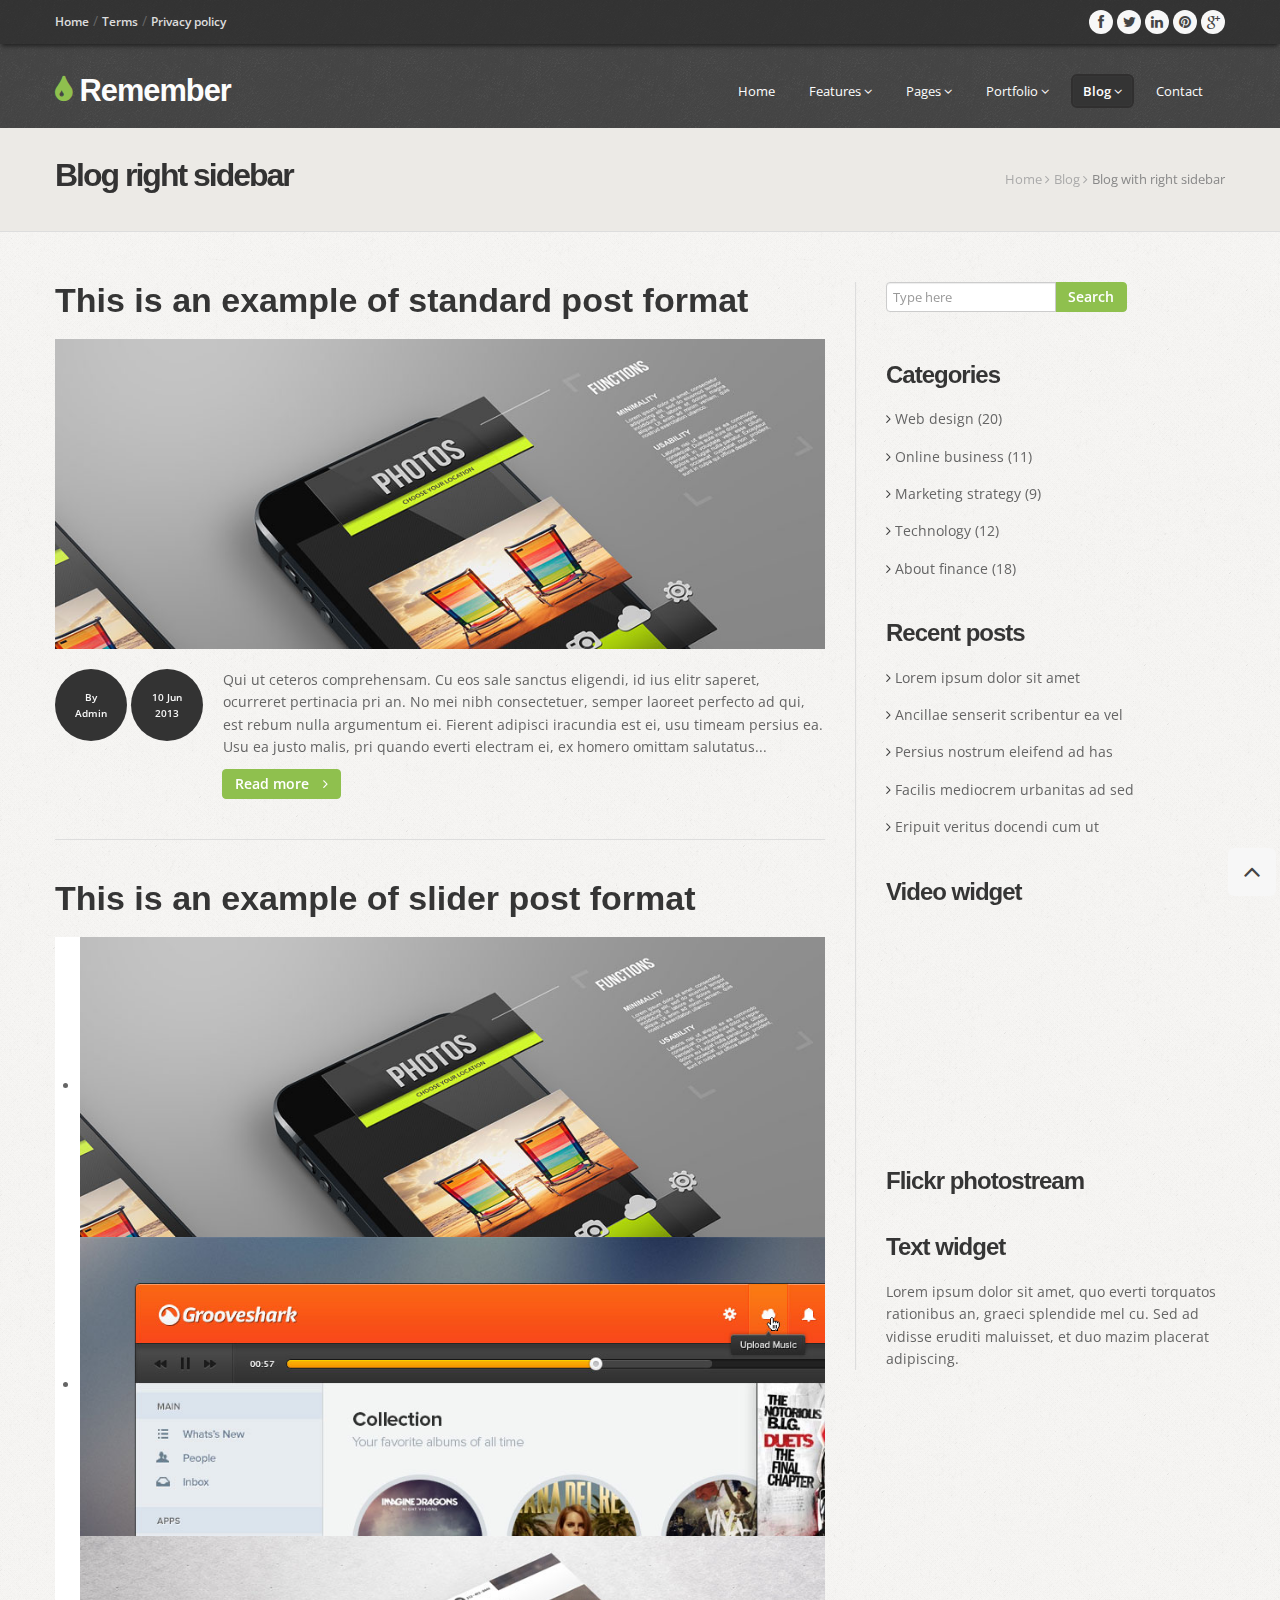
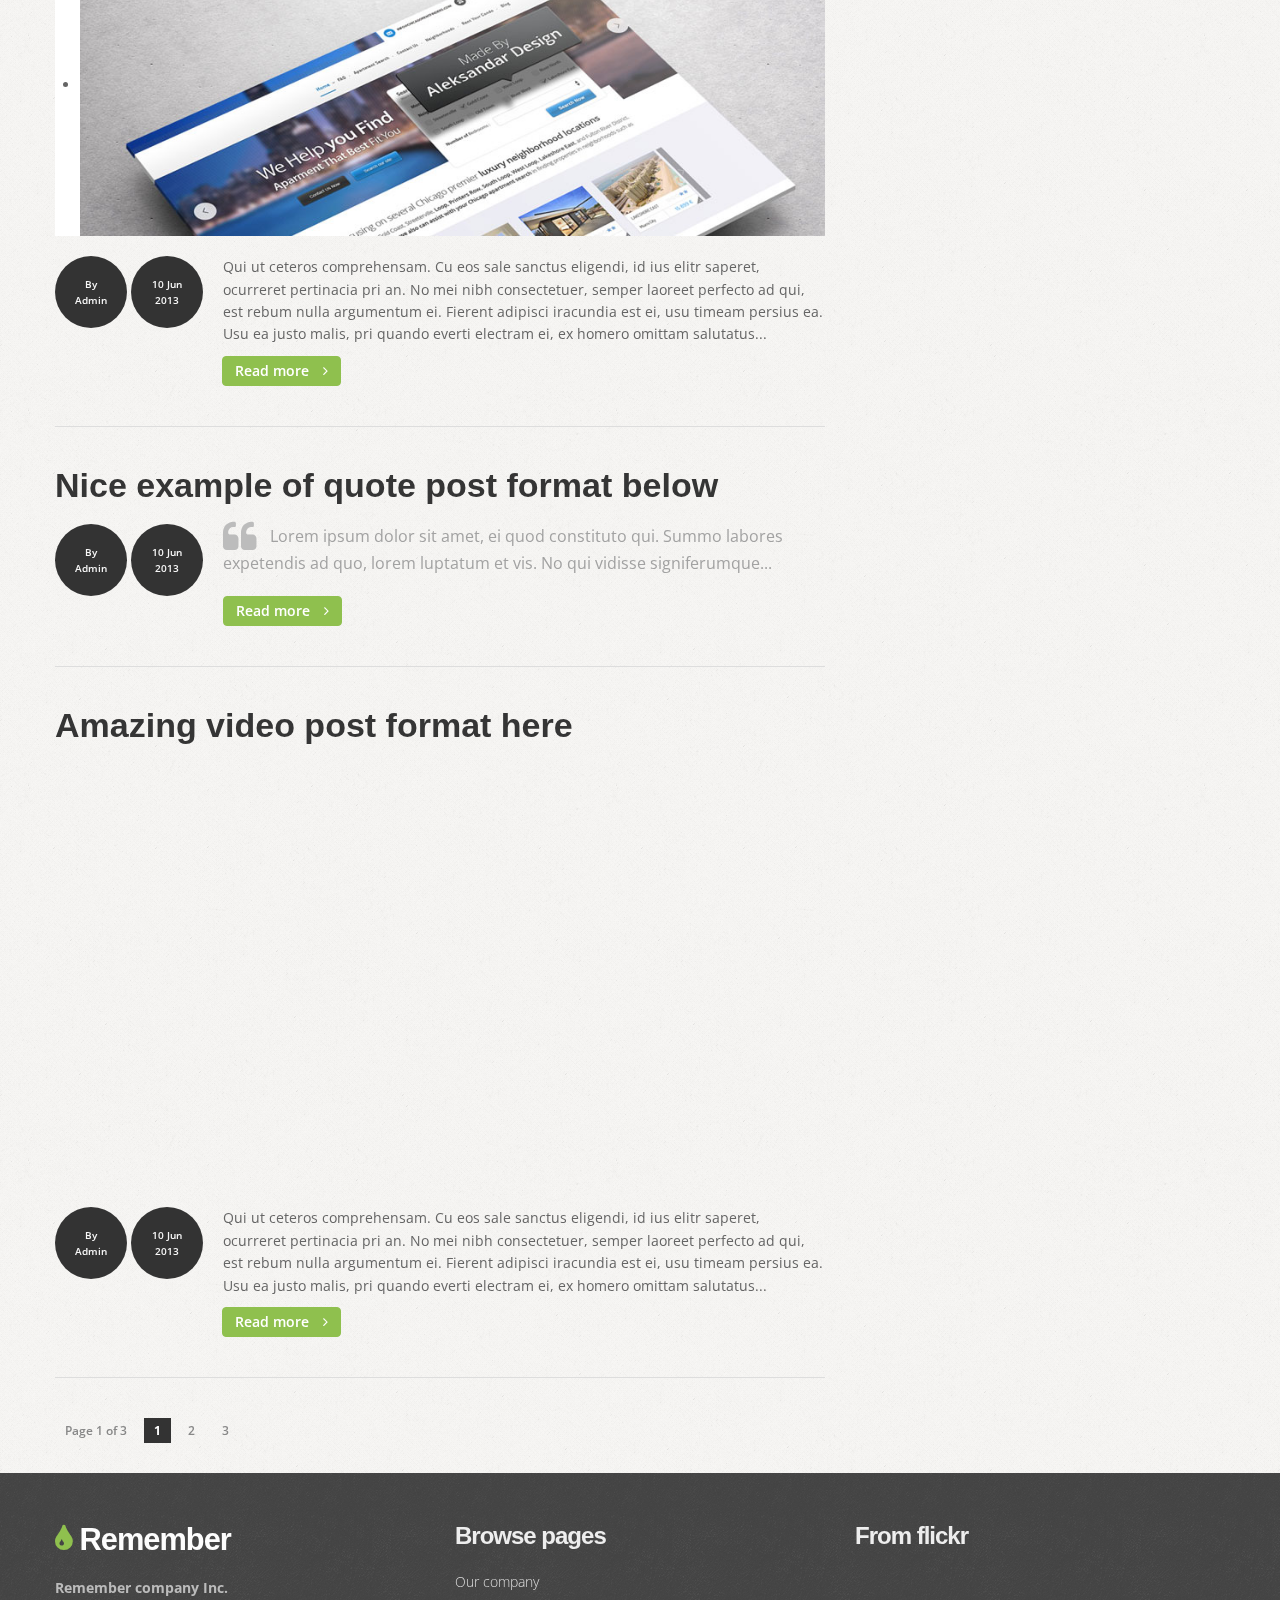
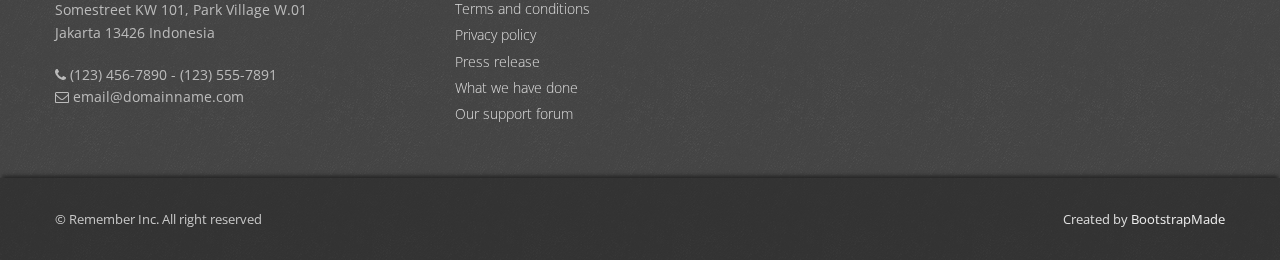
<file: fitso_web/blog-right-sidebar.html>
<!DOCTYPE html>
<html lang="en">

<head>
  <meta charset="utf-8">
  <title>Remember - Multipurpose bootstrap site template</title>
  <meta name="viewport" content="width=device-width, initial-scale=1.0" />
  <meta name="description" content="Your page description here" />
  <meta name="author" content="" />

  <!-- css -->
  <link href="css/bootstrap.css" rel="stylesheet" />
  <link href="css/bootstrap-responsive.css" rel="stylesheet" />
  <link href="css/prettyPhoto.css" rel="stylesheet" />
  <link href="https://fonts.googleapis.com/css?family=Open+Sans:300,400,600,700" rel="stylesheet">
  <link href="css/style.css" rel="stylesheet">

  <!-- Theme skin -->
  <link id="t-colors" href="color/default.css" rel="stylesheet" />

  <!-- Fav and touch icons -->
  <link rel="apple-touch-icon-precomposed" sizes="144x144" href="ico/apple-touch-icon-144-precomposed.png" />
  <link rel="apple-touch-icon-precomposed" sizes="114x114" href="ico/apple-touch-icon-114-precomposed.png" />
  <link rel="apple-touch-icon-precomposed" sizes="72x72" href="ico/apple-touch-icon-72-precomposed.png" />
  <link rel="apple-touch-icon-precomposed" href="ico/apple-touch-icon-57-precomposed.png" />
  <link rel="shortcut icon" href="ico/favicon.png" />

  <!-- =======================================================
    Theme Name: Remember
    Theme URL: https://bootstrapmade.com/remember-free-multipurpose-bootstrap-template/
    Author: BootstrapMade.com
    Author URL: https://bootstrapmade.com
  ======================================================= -->
</head>

<body>

  <div id="wrapper">
    <!-- start header -->
    <header>
      <div class="top">
        <div class="container">
          <div class="row">
            <div class="span6">
              <ul class="topmenu">
                <li><a href="#">Home</a> &#47;</li>
                <li><a href="#">Terms</a> &#47;</li>
                <li><a href="#">Privacy policy</a></li>
              </ul>
            </div>
            <div class="span6">

              <ul class="social-network">
                <li><a href="#" data-placement="bottom" title="Facebook"><i class="icon-circled icon-bglight icon-facebook"></i></a></li>
                <li><a href="#" data-placement="bottom" title="Twitter"><i class="icon-circled icon-bglight icon-twitter"></i></a></li>
                <li><a href="#" data-placement="bottom" title="Linkedin"><i class="icon-circled icon-linkedin icon-bglight"></i></a></li>
                <li><a href="#" data-placement="bottom" title="Pinterest"><i class="icon-circled icon-pinterest  icon-bglight"></i></a></li>
                <li><a href="#" data-placement="bottom" title="Google +"><i class="icon-circled icon-google-plus icon-bglight"></i></a></li>
              </ul>

            </div>
          </div>
        </div>
      </div>
      <div class="container">


        <div class="row nomargin">
          <div class="span4">
            <div class="logo">
              <h1><a href="index.html"><i class="icon-tint"></i> Remember</a></h1>
            </div>
          </div>
          <div class="span8">
            <div class="navbar navbar-static-top">
              <div class="navigation">
                <nav>
                  <ul class="nav topnav">
                    <li><a href="index.html">Home</a></li>
                    <li class="dropdown">
                      <a href="#">Features <i class="icon-angle-down"></i></a>
                      <ul class="dropdown-menu">
                        <li><a href="typography.html">Typography</a></li>
                        <li><a href="components.html">Components</a></li>
                        <li><a href="icons.html">Icons</a></li>
                        <li><a href="icon-variations.html">Icon variations</a></li>

                      </ul>
                    </li>
                    <li class="dropdown">
                      <a href="#">Pages <i class="icon-angle-down"></i></a>
                      <ul class="dropdown-menu">
                        <li><a href="about.html">About us</a></li>
                        <li><a href="pricingbox.html">Pricing boxes</a></li>
                        <li><a href="testimonials.html">Testimonials</a></li>
                        <li><a href="404.html">404</a></li>
                      </ul>
                    </li>
                    <li class="dropdown">
                      <a href="#">Portfolio <i class="icon-angle-down"></i></a>
                      <ul class="dropdown-menu">
                        <li><a href="portfolio-2cols.html">Portfolio 2 columns</a></li>
                        <li><a href="portfolio-3cols.html">Portfolio 3 columns</a></li>
                        <li><a href="portfolio-4cols.html">Portfolio 4 columns</a></li>
                        <li><a href="portfolio-detail.html">Portfolio detail</a></li>
                      </ul>
                    </li>
                    <li class="dropdown active">
                      <a href="#">Blog <i class="icon-angle-down"></i></a>
                      <ul class="dropdown-menu">
                        <li><a href="blog-left-sidebar.html">Blog left sidebar</a></li>
                        <li><a href="blog-right-sidebar.html">Blog right sidebar</a></li>
                        <li><a href="post-left-sidebar.html">Post left sidebar</a></li>
                        <li><a href="post-right-sidebar.html">Post right sidebar</a></li>
                      </ul>
                    </li>
                    <li>
                      <a href="contact.html">Contact </a>
                    </li>
                  </ul>
                </nav>
              </div>
              <!-- end navigation -->
            </div>
          </div>
        </div>
      </div>
    </header>
    <!-- end header -->

    <section id="inner-headline">
      <div class="container">
        <div class="row">
          <div class="span4">
            <div class="inner-heading">
              <h2>Blog right sidebar</h2>
            </div>
          </div>
          <div class="span8">
            <ul class="breadcrumb">
              <li><a href="index.html">Home</a> <i class="icon-angle-right"></i></li>
              <li><a href="#">Blog</a> <i class="icon-angle-right"></i></li>
              <li class="active">Blog with right sidebar</li>
            </ul>
          </div>
        </div>
      </div>
    </section>

    <section id="content">
      <div class="container">
        <div class="row">

          <div class="span8">
            <article>
              <div class="row">

                <div class="span8">
                  <div class="post-image">
                    <div class="post-heading">
                      <h3><a href="#">This is an example of standard post format</a></h3>
                    </div>

                    <img src="img/dummies/blog/img1.jpg" alt="" />
                  </div>
                  <div class="meta-post">
                    <a href="#" class="author">By<br /> Admin</a>
                    <a href="#" class="date">10 Jun<br /> 2013</a>
                  </div>
                  <div class="post-entry">
                    <p>
                      Qui ut ceteros comprehensam. Cu eos sale sanctus eligendi, id ius elitr saperet, ocurreret pertinacia pri an. No mei nibh consectetuer, semper laoreet perfecto ad qui, est rebum nulla argumentum ei. Fierent adipisci iracundia est ei, usu timeam persius
                      ea. Usu ea justo malis, pri quando everti electram ei, ex homero omittam salutatus...
                    </p>
                    <a href="#" class="btn btn-color">Read more <i class="icon-angle-right"></i></a>
                  </div>
                </div>
              </div>
            </article>

            <article>
              <div class="row">

                <div class="span8">
                  <div class="post-slider">
                    <div class="post-heading">
                      <h3><a href="#">This is an example of slider post format</a></h3>
                    </div>
                    <div class="clear"></div>
                    <!-- start flexslider -->
                    <div class="flexslider">
                      <ul class="slides">
                        <li>
                          <img src="img/dummies/blog/img1.jpg" alt="" />
                        </li>
                        <li>
                          <img src="img/dummies/blog/img2.jpg" alt="" />
                        </li>
                        <li>
                          <img src="img/dummies/blog/img3.jpg" alt="" />
                        </li>
                      </ul>
                    </div>
                    <!-- end flexslider -->
                  </div>
                  <div class="meta-post">
                    <a href="#" class="author">By<br /> Admin</a>
                    <a href="#" class="date">10 Jun<br /> 2013</a>
                  </div>
                  <div class="post-entry">
                    <p>
                      Qui ut ceteros comprehensam. Cu eos sale sanctus eligendi, id ius elitr saperet, ocurreret pertinacia pri an. No mei nibh consectetuer, semper laoreet perfecto ad qui, est rebum nulla argumentum ei. Fierent adipisci iracundia est ei, usu timeam persius
                      ea. Usu ea justo malis, pri quando everti electram ei, ex homero omittam salutatus...
                    </p>
                    <a href="#" class="btn btn-color">Read more <i class="icon-angle-right"></i></a>
                  </div>

                </div>
              </div>
            </article>


            <article>
              <div class="row">

                <div class="span8">
                  <div class="post-quote">
                    <div class="post-heading">
                      <h3><a href="#">Nice example of quote post format below</a></h3>
                    </div>


                  </div>
                  <div class="meta-post">
                    <a href="#" class="author">By<br /> Admin</a>
                    <a href="#" class="date">10 Jun<br /> 2013</a>
                  </div>
                  <div class="post-entry">
                    <blockquote>
                      Lorem ipsum dolor sit amet, ei quod constituto qui. Summo labores expetendis ad quo, lorem luptatum et vis. No qui vidisse signiferumque...
                    </blockquote>
                    <a href="#" class="btn btn-color">Read more <i class="icon-angle-right"></i></a>
                  </div>

                </div>
              </div>
            </article>

            <article>
              <div class="row">

                <div class="span8">
                  <div class="post-video">
                    <div class="post-heading">
                      <h3><a href="#">Amazing video post format here</a></h3>
                    </div>
                    <div class="video-container">
                      <iframe src="http://player.vimeo.com/video/30585464?title=0&amp;byline=0">			</iframe>
                    </div>
                  </div>
                  <div class="meta-post">
                    <a href="#" class="author">By<br /> Admin</a>
                    <a href="#" class="date">10 Jun<br /> 2013</a>
                  </div>
                  <div class="post-entry">
                    <p>
                      Qui ut ceteros comprehensam. Cu eos sale sanctus eligendi, id ius elitr saperet, ocurreret pertinacia pri an. No mei nibh consectetuer, semper laoreet perfecto ad qui, est rebum nulla argumentum ei. Fierent adipisci iracundia est ei, usu timeam persius
                      ea. Usu ea justo malis, pri quando everti electram ei, ex homero omittam salutatus...
                    </p>
                    <a href="#" class="btn btn-color">Read more <i class="icon-angle-right"></i></a>
                  </div>
                </div>
              </div>
            </article>

            <div id="pagination">
              <span class="all">Page 1 of 3</span>
              <span class="current">1</span>
              <a href="#" class="inactive">2</a>
              <a href="#" class="inactive">3</a>
            </div>
          </div>

          <div class="span4">

            <aside class="right-sidebar">

              <div class="widget">
                <form>
                  <div class="input-append">
                    <input class="span2" id="appendedInputButton" type="text" placeholder="Type here">
                    <button class="btn btn-color" type="submit">Search</button>
                  </div>
                </form>
              </div>

              <div class="widget">

                <h5 class="widgetheading">Categories</h5>

                <ul class="cat">
                  <li><i class="icon-angle-right"></i> <a href="#">Web design</a><span> (20)</span></li>
                  <li><i class="icon-angle-right"></i> <a href="#">Online business</a><span> (11)</span></li>
                  <li><i class="icon-angle-right"></i> <a href="#">Marketing strategy</a><span> (9)</span></li>
                  <li><i class="icon-angle-right"></i> <a href="#">Technology</a><span> (12)</span></li>
                  <li><i class="icon-angle-right"></i> <a href="#">About finance</a><span> (18)</span></li>
                </ul>
              </div>

              <div class="widget">

                <h5 class="widgetheading">Recent posts</h5>

                <ul class="cat">
                  <li><i class="icon-angle-right"></i> <a href="#">Lorem ipsum dolor sit amet</a></li>
                  <li><i class="icon-angle-right"></i> <a href="#">Ancillae senserit scribentur ea vel</a></li>
                  <li><i class="icon-angle-right"></i> <a href="#">Persius nostrum eleifend ad has</a></li>
                  <li><i class="icon-angle-right"></i> <a href="#">Facilis mediocrem urbanitas ad sed</a></li>
                  <li><i class="icon-angle-right"></i> <a href="#">Eripuit veritus docendi cum ut</a></li>
                </ul>
              </div>

              <div class="widget">

                <h5 class="widgetheading">Video widget</h5>
                <div class="video-container">
                  <iframe src="http://player.vimeo.com/video/30585464?title=0&amp;byline=0">			</iframe>
                </div>
              </div>

              <div class="widget">
                <h5 class="widgetheading">Flickr photostream</h5>
                <div class="flickr_badge">
                  <script type="text/javascript" src="http://www.flickr.com/badge_code_v2.gne?count=8&amp;display=random&amp;size=s&amp;layout=x&amp;source=user&amp;user=34178660@N03"></script>
                </div>
                <div class="clear"></div>
              </div>
              <div class="widget">

                <h5 class="widgetheading">Text widget</h5>
                <p>
                  Lorem ipsum dolor sit amet, quo everti torquatos rationibus an, graeci splendide mel cu. Sed ad vidisse eruditi maluisset, et duo mazim placerat adipiscing.
                </p>

              </div>
            </aside>
          </div>

        </div>
      </div>
    </section>

    <footer>
      <div class="container">
        <div class="row">
          <div class="span4">
            <div class="widget">
              <div class="footer_logo">
                <h3><a href="index.html"><i class="icon-tint"></i> Remember</a></h3>
              </div>
              <address>
							  <strong>Remember company Inc.</strong><br>
  							Somestreet KW 101, Park Village W.01<br>
  							Jakarta 13426 Indonesia
  						</address>
              <p>
                <i class="icon-phone"></i> (123) 456-7890 - (123) 555-7891 <br>
                <i class="icon-envelope-alt"></i> email@domainname.com
              </p>
            </div>
          </div>
          <div class="span4">
            <div class="widget">
              <h5 class="widgetheading">Browse pages</h5>
              <ul class="link-list">
                <li><a href="#">Our company</a></li>
                <li><a href="#">Terms and conditions</a></li>
                <li><a href="#">Privacy policy</a></li>
                <li><a href="#">Press release</a></li>
                <li><a href="#">What we have done</a></li>
                <li><a href="#">Our support forum</a></li>
              </ul>

            </div>
          </div>
          <div class="span4">
            <div class="widget">
              <h5 class="widgetheading">From flickr</h5>
              <div class="flickr_badge">
                <script type="text/javascript" src="http://www.flickr.com/badge_code_v2.gne?count=8&amp;display=random&amp;size=s&amp;layout=x&amp;source=user&amp;user=34178660@N03"></script>
              </div>
              <div class="clear"></div>
            </div>
          </div>
        </div>
      </div>
      <div id="sub-footer">
        <div class="container">
          <div class="row">
            <div class="span6">
              <div class="copyright">
                <p><span>&copy; Remember Inc. All right reserved</span></p>
              </div>

            </div>

            <div class="span6">
              <div class="credits">
                <!--
                  All the links in the footer should remain intact.
                  You can delete the links only if you purchased the pro version.
                  Licensing information: https://bootstrapmade.com/license/
                  Purchase the pro version with working PHP/AJAX contact form: https://bootstrapmade.com/buy/?theme=Remember
                -->
                Created by <a href="https://bootstrapmade.com/">BootstrapMade</a>
              </div>
            </div>
          </div>
        </div>
      </div>
    </footer>
  </div>
  <a href="#" class="scrollup"><i class="icon-angle-up icon-rounded icon-bglight icon-2x"></i></a>

  <!-- javascript
    ================================================== -->
  <!-- Placed at the end of the document so the pages load faster -->
  <script src="js/jquery.js"></script>
  <script src="js/jquery.easing.1.3.js"></script>
  <script src="js/bootstrap.js"></script>
  <script src="js/modernizr.custom.js"></script>
  <script src="js/toucheffects.js"></script>
  <script src="js/google-code-prettify/prettify.js"></script>
  <script src="js/jquery.prettyPhoto.js"></script>
  <script src="js/portfolio/jquery.quicksand.js"></script>
  <script src="js/portfolio/setting.js"></script>
  <script src="js/animate.js"></script>

  <!-- Template Custom JavaScript File -->
  <script src="js/custom.js"></script>

</body>

</html>
</file>
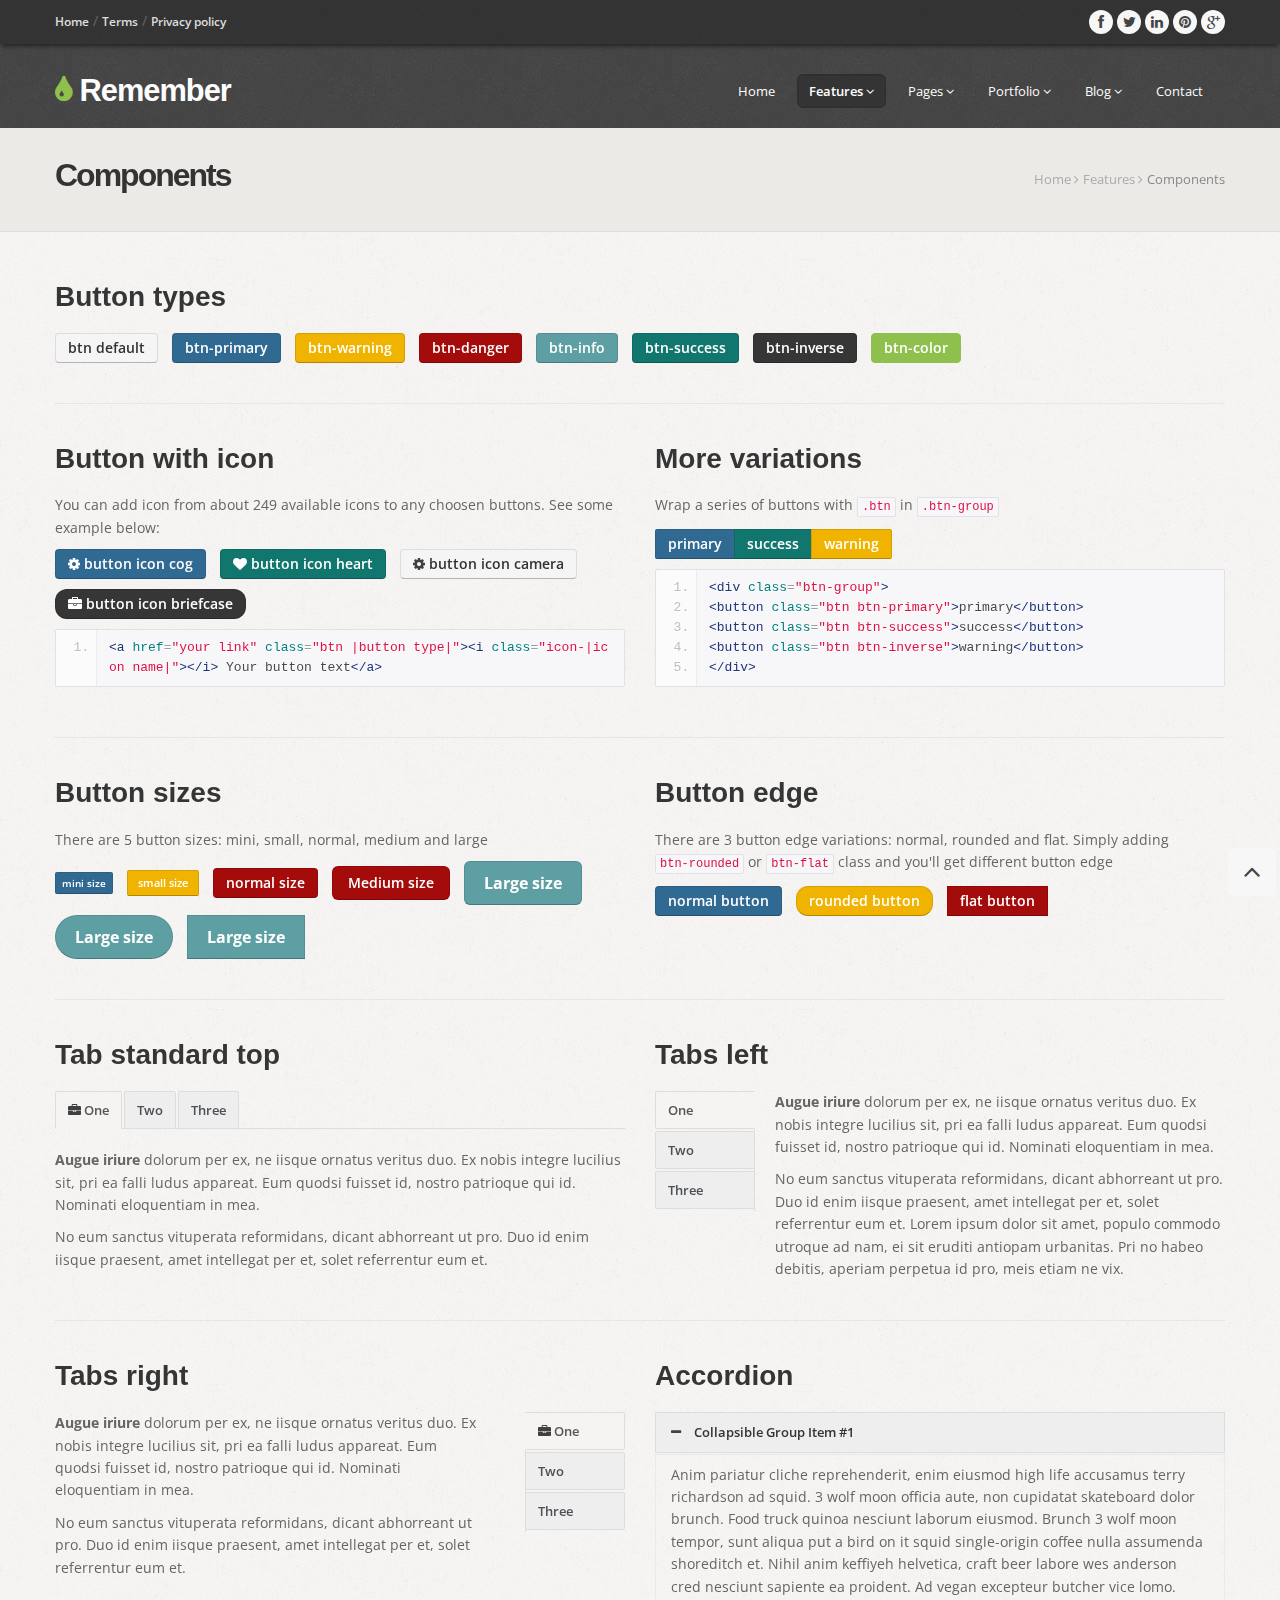
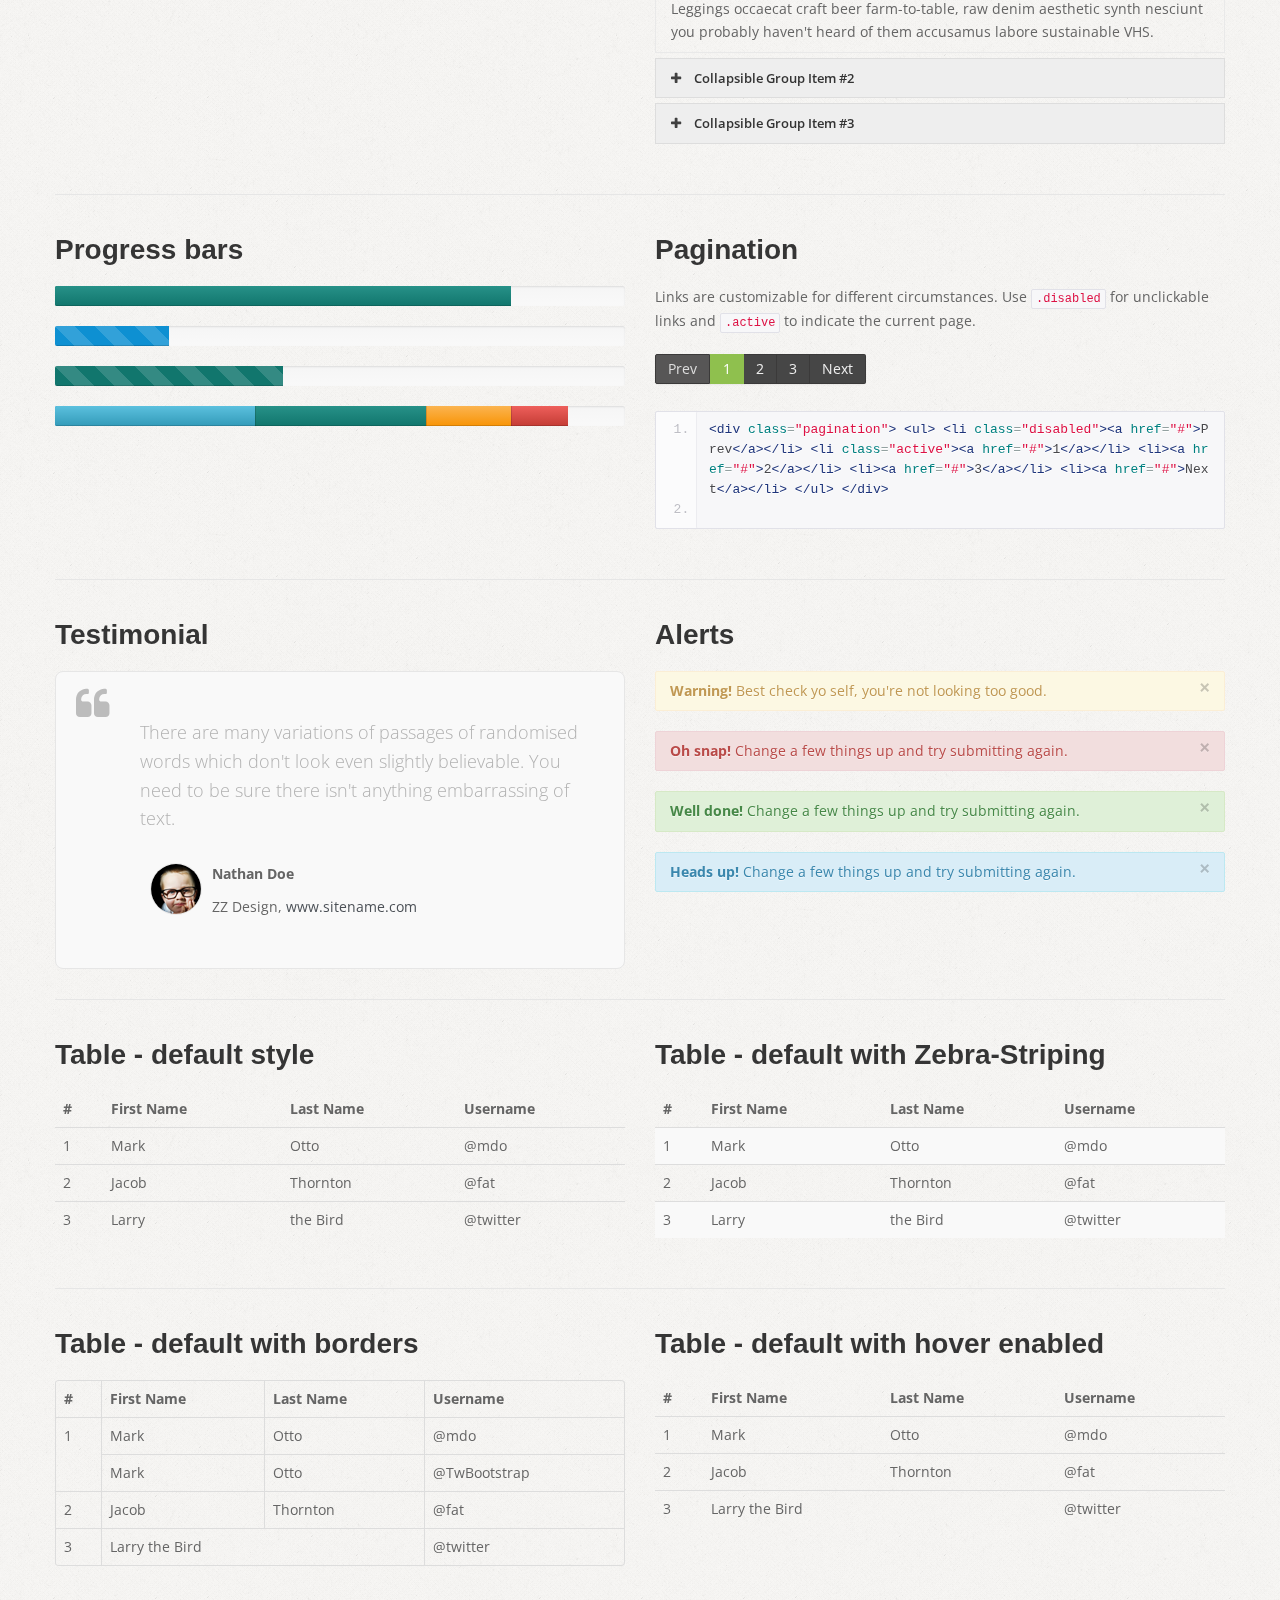
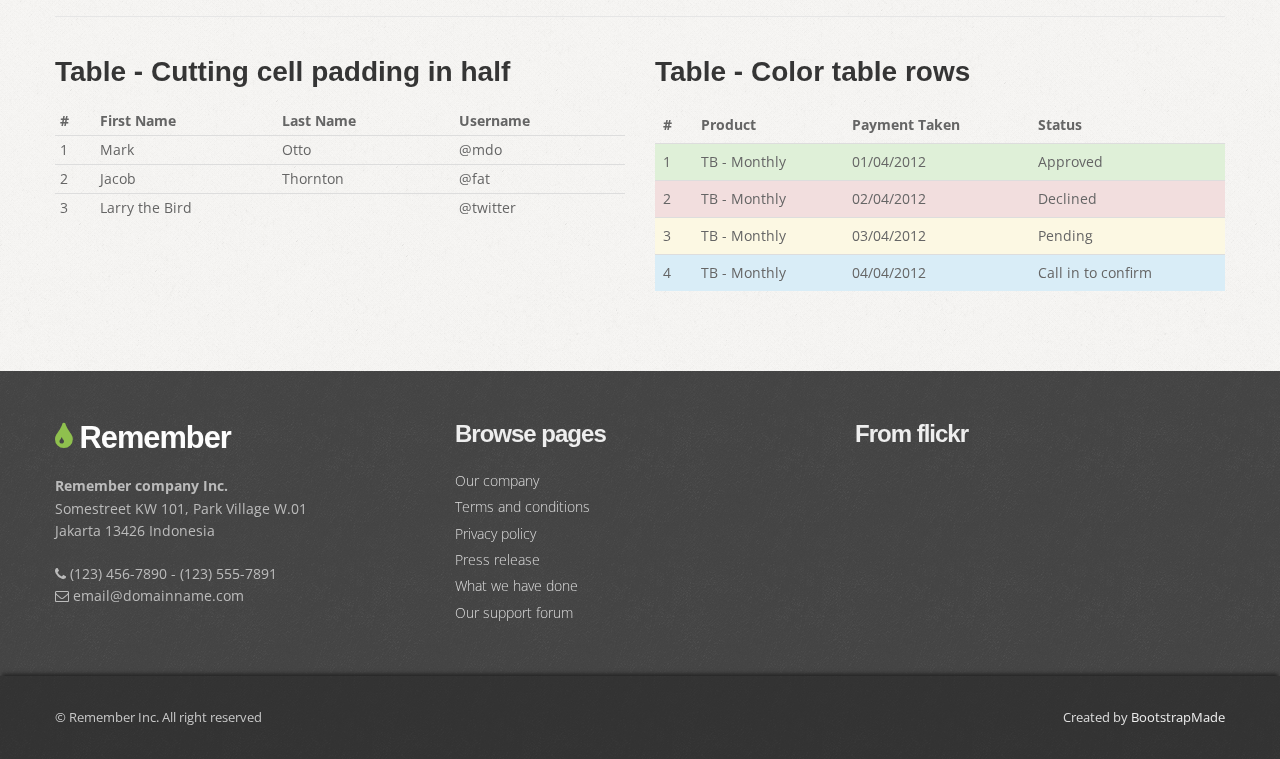
<file: fitso_web/components.html>
<!DOCTYPE html>
<html lang="en">

<head>
  <meta charset="utf-8">
  <title>Remember - Multipurpose bootstrap site template</title>
  <meta name="viewport" content="width=device-width, initial-scale=1.0" />
  <meta name="description" content="Your page description here" />
  <meta name="author" content="" />

  <!-- css -->
  <link href="css/bootstrap.css" rel="stylesheet" />
  <link href="css/bootstrap-responsive.css" rel="stylesheet" />
  <link href="css/prettyPhoto.css" rel="stylesheet" />
  <link href="https://fonts.googleapis.com/css?family=Open+Sans:300,400,600,700" rel="stylesheet">
  <link href="css/style.css" rel="stylesheet">

  <!-- Theme skin -->
  <link id="t-colors" href="color/default.css" rel="stylesheet" />

  <!-- Fav and touch icons -->
  <link rel="apple-touch-icon-precomposed" sizes="144x144" href="ico/apple-touch-icon-144-precomposed.png" />
  <link rel="apple-touch-icon-precomposed" sizes="114x114" href="ico/apple-touch-icon-114-precomposed.png" />
  <link rel="apple-touch-icon-precomposed" sizes="72x72" href="ico/apple-touch-icon-72-precomposed.png" />
  <link rel="apple-touch-icon-precomposed" href="ico/apple-touch-icon-57-precomposed.png" />
  <link rel="shortcut icon" href="ico/favicon.png" />

  <!-- =======================================================
    Theme Name: Remember
    Theme URL: https://bootstrapmade.com/remember-free-multipurpose-bootstrap-template/
    Author: BootstrapMade.com
    Author URL: https://bootstrapmade.com
  ======================================================= -->
</head>

<body>

  <div id="wrapper">
    <!-- start header -->
    <header>
      <div class="top">
        <div class="container">
          <div class="row">
            <div class="span6">
              <ul class="topmenu">
                <li><a href="#">Home</a> &#47;</li>
                <li><a href="#">Terms</a> &#47;</li>
                <li><a href="#">Privacy policy</a></li>
              </ul>
            </div>
            <div class="span6">

              <ul class="social-network">
                <li><a href="#" data-placement="bottom" title="Facebook"><i class="icon-circled icon-bglight icon-facebook"></i></a></li>
                <li><a href="#" data-placement="bottom" title="Twitter"><i class="icon-circled icon-bglight icon-twitter"></i></a></li>
                <li><a href="#" data-placement="bottom" title="Linkedin"><i class="icon-circled icon-linkedin icon-bglight"></i></a></li>
                <li><a href="#" data-placement="bottom" title="Pinterest"><i class="icon-circled icon-pinterest  icon-bglight"></i></a></li>
                <li><a href="#" data-placement="bottom" title="Google +"><i class="icon-circled icon-google-plus icon-bglight"></i></a></li>
              </ul>

            </div>
          </div>
        </div>
      </div>
      <div class="container">


        <div class="row nomargin">
          <div class="span4">
            <div class="logo">
              <h1><a href="index.html"><i class="icon-tint"></i> Remember</a></h1>
            </div>
          </div>
          <div class="span8">
            <div class="navbar navbar-static-top">
              <div class="navigation">
                <nav>
                  <ul class="nav topnav">
                    <li><a href="index.html">Home</a></li>
                    <li class="dropdown active">
                      <a href="#">Features <i class="icon-angle-down"></i></a>
                      <ul class="dropdown-menu">
                        <li><a href="typography.html">Typography</a></li>
                        <li><a href="components.html">Components</a></li>
                        <li><a href="icons.html">Icons</a></li>
                        <li><a href="icon-variations.html">Icon variations</a></li>

                      </ul>
                    </li>
                    <li class="dropdown">
                      <a href="#">Pages <i class="icon-angle-down"></i></a>
                      <ul class="dropdown-menu">
                        <li><a href="about.html">About us</a></li>
                        <li><a href="pricingbox.html">Pricing boxes</a></li>
                        <li><a href="404.html">404</a></li>
                      </ul>
                    </li>
                    <li class="dropdown">
                      <a href="#">Portfolio <i class="icon-angle-down"></i></a>
                      <ul class="dropdown-menu">
                        <li><a href="portfolio-2cols.html">Portfolio 2 columns</a></li>
                        <li><a href="portfolio-3cols.html">Portfolio 3 columns</a></li>
                        <li><a href="portfolio-4cols.html">Portfolio 4 columns</a></li>
                        <li><a href="portfolio-detail.html">Portfolio detail</a></li>
                      </ul>
                    </li>
                    <li class="dropdown">
                      <a href="#">Blog <i class="icon-angle-down"></i></a>
                      <ul class="dropdown-menu">
                        <li><a href="blog-left-sidebar.html">Blog left sidebar</a></li>
                        <li><a href="blog-right-sidebar.html">Blog right sidebar</a></li>
                        <li><a href="post-left-sidebar.html">Post left sidebar</a></li>
                        <li><a href="post-right-sidebar.html">Post right sidebar</a></li>
                      </ul>
                    </li>
                    <li>
                      <a href="contact.html">Contact </a>
                    </li>
                  </ul>
                </nav>
              </div>
              <!-- end navigation -->
            </div>
          </div>
        </div>
      </div>
    </header>
    <!-- end header -->

    <section id="inner-headline">
      <div class="container">
        <div class="row">
          <div class="span4">
            <div class="inner-heading">
              <h2>Components</h2>
            </div>
          </div>
          <div class="span8">
            <ul class="breadcrumb">
              <li><a href="index.html">Home</a> <i class="icon-angle-right"></i></li>
              <li><a href="#">Features</a> <i class="icon-angle-right"></i></li>
              <li class="active">Components</li>
            </ul>
          </div>
        </div>
      </div>
    </section>

    <section id="content">
      <div class="container">
        <div class="row demobtn">
          <div class="span12">

            <div class="row">
              <div class="span12">
                <h4>Button types</h4>

                <a href="#" class="btn">btn default</a>
                <a href="#" class="btn btn-primary">btn-primary</a>
                <a href="#" class="btn btn-warning">btn-warning</a>
                <a href="#" class="btn btn-danger">btn-danger</a>
                <a href="#" class="btn btn-info">btn-info</a>
                <a href="#" class="btn btn-success">btn-success</a>
                <a href="#" class="btn btn-inverse">btn-inverse</a>
                <a href="#" class="btn btn-color">btn-color</a>
              </div>
            </div>

            <!-- divider -->
            <div class="row">
              <div class="span12">
                <div class="solidline"></div>
              </div>
            </div>
            <!-- end divider -->

            <div class="row">
              <div class="span6">

                <h4>Button with icon</h4>

                <p>You can add icon from about 249 available icons to any choosen buttons. See some example below:</p>

                <a href="#" class="btn btn-primary"><i class="icon-cog icon-white"></i> button icon cog</a>
                <a href="#" class="btn btn-success"><i class="icon-heart icon-white"></i> button icon heart</a>
                <a href="#" class="btn btn-red"><i class="icon-cog"></i> button icon camera</a>
                <a href="#" class="btn btn-inverse btn-rounded"><i class="icon-briefcase icon-white"></i> button icon briefcase</a>

                <pre class="prettyprint linenums">
&lt;a href="your link" class="btn |button type|"&gt;&lt;i class="icon-|icon name|"&gt;&lt;/i&gt; Your button text&lt;/a&gt;</pre>

              </div>
              <div class="span6">
                <h4>More variations</h4>

                <p>Wrap a series of buttons with <code>.btn</code> in <code>.btn-group</code></p>

                <div class="bs-docs-example">
                  <div class="btn-group">
                    <button class="btn btn-primary">primary</button>
                    <button class="btn btn-success">success</button>
                    <button class="btn btn-warning">warning</button>
                  </div>
                </div>
                <pre class="prettyprint linenums">
&lt;div class="btn-group"&gt;
&lt;button class="btn btn-primary"&gt;primary&lt;/button&gt;
&lt;button class="btn btn-success"&gt;success&lt;/button&gt;
&lt;button class="btn btn-inverse"&gt;warning&lt;/button&gt;
&lt;/div&gt;</pre>


              </div>
            </div>

            <!-- divider -->
            <div class="row">
              <div class="span12">
                <div class="solidline"></div>
              </div>
            </div>
            <!-- end divider -->


            <div class="row">
              <div class="span6">

                <h4>Button sizes</h4>

                <p>There are 5 button sizes: mini, small, normal, medium and large</p>

                <a href="#" class="btn btn-mini btn-primary">mini size</a>
                <a href="#" class="btn btn-small btn-warning">small size</a>
                <a href="#" class="btn btn-danger">normal size</a>
                <a href="#" class="btn btn-medium btn-danger">Medium size</a>
                <a href="#" class="btn btn-large btn-info">Large size</a>

                <a href="#" class="btn btn-rounded btn-large btn-info">Large size</a>
                <a href="#" class="btn btn-large btn-flat btn-info">Large size</a>

              </div>
              <div class="span6">
                <h4>Button edge</h4>

                <p>There are 3 button edge variations: normal, rounded and flat. Simply adding <code>btn-rounded</code> or <code>btn-flat</code> class and you'll get different button edge</p>

                <a href="#" class="btn btn-primary">normal button</a>

                <a href="#" class="btn btn-warning btn-rounded">rounded button</a>
                <a href="#" class="btn btn-danger btn-flat">flat button</a>

              </div>
            </div>

            <!-- divider -->
            <div class="row">
              <div class="span12">
                <div class="solidline"></div>
              </div>
            </div>
            <!-- end divider -->

            <div class="row">

              <div class="span6">

                <h4>Tab standard top</h4>

                <ul class="nav nav-tabs">
                  <li class="active"><a href="#one" data-toggle="tab"><i class="icon-briefcase"></i> One</a></li>
                  <li><a href="#two" data-toggle="tab">Two</a></li>
                  <li><a href="#three" data-toggle="tab">Three</a></li>
                </ul>
                <div class="tab-content">
                  <div class="tab-pane active" id="one">
                    <p>
                      <strong>Augue iriure</strong> dolorum per ex, ne iisque ornatus veritus duo. Ex nobis integre lucilius sit, pri ea falli ludus appareat. Eum quodsi fuisset id, nostro patrioque qui id. Nominati eloquentiam in mea.
                    </p>
                    <p>
                      No eum sanctus vituperata reformidans, dicant abhorreant ut pro. Duo id enim iisque praesent, amet intellegat per et, solet referrentur eum et.
                    </p>
                  </div>
                  <div class="tab-pane" id="two">
                    <p>
                      Tale dolor mea ex, te enim assum suscipit cum, vix aliquid omittantur in. Duo eu cibo dolorum menandri, nam sumo dicit admodum ei. Ne mazim commune honestatis cum, mentitum phaedrum sit et.
                    </p>
                  </div>
                  <div class="tab-pane" id="three">
                    <p>
                      Cu cum commodo regione definiebas. Cum ea eros laboramus, audire deseruisse his at, munere aeterno ut quo. Et ius doming causae philosophia, vitae bonorum intellegat usu cu.
                    </p>
                  </div>
                </div>

              </div>

              <div class="span6">
                <h4>Tabs left</h4>


                <div class="tabbable tabs-left">
                  <ul class="nav nav-tabs">
                    <li class="active"><a href="#topone" data-toggle="tab"> One</a></li>
                    <li><a href="#toptwo" data-toggle="tab">Two</a></li>
                    <li><a href="#topthree" data-toggle="tab">Three</a></li>
                  </ul>
                  <div class="tab-content">
                    <div class="tab-pane active" id="topone">
                      <p>
                        <strong>Augue iriure</strong> dolorum per ex, ne iisque ornatus veritus duo. Ex nobis integre lucilius sit, pri ea falli ludus appareat. Eum quodsi fuisset id, nostro patrioque qui id. Nominati eloquentiam in mea.
                      </p>
                      <p>
                        No eum sanctus vituperata reformidans, dicant abhorreant ut pro. Duo id enim iisque praesent, amet intellegat per et, solet referrentur eum et. Lorem ipsum dolor sit amet, populo commodo utroque ad nam, ei sit eruditi antiopam urbanitas. Pri no habeo
                        debitis, aperiam perpetua id pro, meis etiam ne vix.
                      </p>
                    </div>
                    <div class="tab-pane" id="toptwo">
                      <p>
                        Tale dolor mea ex, te enim assum suscipit cum, vix aliquid omittantur in. Duo eu cibo dolorum menandri, nam sumo dicit admodum ei. Ne mazim commune honestatis cum, mentitum phaedrum sit et.
                      </p>
                    </div>
                    <div class="tab-pane" id="topthree">
                      <p>
                        Cu cum commodo regione definiebas. Cum ea eros laboramus, audire deseruisse his at, munere aeterno ut quo. Et ius doming causae philosophia, vitae bonorum intellegat usu cu.
                      </p>
                      <p>
                        Tale dolor mea ex, te enim assum suscipit cum, vix aliquid omittantur in. Duo eu cibo dolorum menandri, nam sumo dicit admodum ei. Ne mazim commune honestatis cum, mentitum phaedrum sit et.
                      </p>
                    </div>
                  </div>
                </div>
                <!-- end tab -->

              </div>

            </div>

            <!-- divider -->
            <div class="row">
              <div class="span12">
                <div class="solidline"></div>
              </div>
            </div>
            <!-- end divider -->


            <div class="row">

              <div class="span6">

                <h4>Tabs right</h4>

                <div class="tabbable tabs-right">

                  <ul class="nav nav-tabs">
                    <li class="active"><a href="#first" data-toggle="tab"><i class="icon-briefcase"></i> One</a></li>
                    <li><a href="#second" data-toggle="tab">Two</a></li>
                    <li><a href="#third" data-toggle="tab">Three</a></li>
                  </ul>
                  <div class="tab-content">
                    <div class="tab-pane active" id="first">
                      <p>
                        <strong>Augue iriure</strong> dolorum per ex, ne iisque ornatus veritus duo. Ex nobis integre lucilius sit, pri ea falli ludus appareat. Eum quodsi fuisset id, nostro patrioque qui id. Nominati eloquentiam in mea.
                      </p>
                      <p>
                        No eum sanctus vituperata reformidans, dicant abhorreant ut pro. Duo id enim iisque praesent, amet intellegat per et, solet referrentur eum et.
                      </p>
                    </div>
                    <div class="tab-pane" id="second">
                      <p>
                        Tale dolor mea ex, te enim assum suscipit cum, vix aliquid omittantur in. Duo eu cibo dolorum menandri, nam sumo dicit admodum ei. Ne mazim commune honestatis cum, mentitum phaedrum sit et.
                      </p>
                    </div>
                    <div class="tab-pane" id="third">
                      <p>
                        Cu cum commodo regione definiebas. Cum ea eros laboramus, audire deseruisse his at, munere aeterno ut quo. Et ius doming causae philosophia, vitae bonorum intellegat usu cu.
                      </p>
                      <p>
                        Tale dolor mea ex, te enim assum suscipit cum, vix aliquid omittantur in. Duo eu cibo dolorum menandri, nam sumo dicit admodum ei. Ne mazim commune honestatis cum, mentitum phaedrum sit et.
                      </p>
                    </div>
                  </div>

                </div>
                <!-- end tab -->

              </div>

              <div class="span6">

                <h4>Accordion</h4>
                <!-- start: Accordion -->
                <div class="accordion" id="accordion2">
                  <div class="accordion-group">
                    <div class="accordion-heading">
                      <a class="accordion-toggle active" data-toggle="collapse" data-parent="#accordion2" href="#collapseOne">
								<i class="icon-minus"></i> Collapsible Group Item #1 </a>
                    </div>
                    <div id="collapseOne" class="accordion-body collapse in">
                      <div class="accordion-inner">
                        Anim pariatur cliche reprehenderit, enim eiusmod high life accusamus terry richardson ad squid. 3 wolf moon officia aute, non cupidatat skateboard dolor brunch. Food truck quinoa nesciunt laborum eiusmod. Brunch 3 wolf moon tempor, sunt aliqua put a bird
                        on it squid single-origin coffee nulla assumenda shoreditch et. Nihil anim keffiyeh helvetica, craft beer labore wes anderson cred nesciunt sapiente ea proident. Ad vegan excepteur butcher vice lomo. Leggings occaecat craft beer
                        farm-to-table, raw denim aesthetic synth nesciunt you probably haven't heard of them accusamus labore sustainable VHS.
                      </div>
                    </div>
                  </div>
                  <div class="accordion-group">
                    <div class="accordion-heading">
                      <a class="accordion-toggle" data-toggle="collapse" data-parent="#accordion2" href="#collapseTwo">
								<i class="icon-plus"></i> Collapsible Group Item #2 </a>
                    </div>
                    <div id="collapseTwo" class="accordion-body collapse">
                      <div class="accordion-inner">
                        Anim pariatur cliche reprehenderit, enim eiusmod high life accusamus terry richardson ad squid. 3 wolf moon officia aute, non cupidatat skateboard dolor brunch. Food truck quinoa nesciunt laborum eiusmod. Brunch 3 wolf moon tempor, sunt aliqua put a bird
                        on it squid single-origin coffee nulla assumenda shoreditch et. Nihil anim keffiyeh helvetica, craft beer labore wes anderson cred nesciunt sapiente ea proident. Ad vegan excepteur butcher vice lomo. Leggings occaecat craft beer
                        farm-to-table, raw denim aesthetic synth nesciunt you probably haven't heard of them accusamus labore sustainable VHS.
                      </div>
                    </div>
                  </div>
                  <div class="accordion-group">
                    <div class="accordion-heading">
                      <a class="accordion-toggle" data-toggle="collapse" data-parent="#accordion2" href="#collapseThree">
								<i class="icon-plus"></i> Collapsible Group Item #3 </a>
                    </div>
                    <div id="collapseThree" class="accordion-body collapse">
                      <div class="accordion-inner">
                        Anim pariatur cliche reprehenderit, enim eiusmod high life accusamus terry richardson ad squid. 3 wolf moon officia aute, non cupidatat skateboard dolor brunch. Food truck quinoa nesciunt laborum eiusmod. Brunch 3 wolf moon tempor, sunt aliqua put a bird
                        on it squid single-origin coffee nulla assumenda shoreditch et. Nihil anim keffiyeh helvetica, craft beer labore wes anderson cred nesciunt sapiente ea proident. Ad vegan excepteur butcher vice lomo. Leggings occaecat craft beer
                        farm-to-table, raw denim aesthetic synth nesciunt you probably haven't heard of them accusamus labore sustainable VHS.
                      </div>
                    </div>
                  </div>
                </div>
                <!--end: Accordion -->
              </div>

            </div>

            <!-- divider -->
            <div class="row">
              <div class="span12">
                <div class="solidline"></div>
              </div>
            </div>
            <!-- end divider -->


            <div class="row">
              <div class="span6">
                <h4>Progress bars</h4>
                <div class="progress">
                  <div class="bar bar-success bar80">
                  </div>
                </div>
                <div class="progress progress-striped">
                  <div class="bar bar20">
                  </div>
                </div>
                <div class="progress progress-striped active">
                  <div class="bar bar-success bar40">
                  </div>
                </div>
                <div class="progress">
                  <div class="bar bar-info bar35">
                  </div>
                  <div class="bar bar-success bar30">
                  </div>
                  <div class="bar bar-warning bar15">
                  </div>
                  <div class="bar bar-danger bar10">
                  </div>
                </div>
              </div>
              <div class="span6">
                <h4>Pagination</h4>
                <p>
                  Links are customizable for different circumstances. Use <code>.disabled</code> for unclickable links and <code>.active</code> to indicate the current page.
                </p>
                <div class="bs-docs-example">
                  <div class="pagination">
                    <ul>
                      <li class="disabled"><a href="#">Prev</a></li>
                      <li class="active"><a href="#">1</a></li>
                      <li><a href="#">2</a></li>
                      <li><a href="#">3</a></li>
                      <li><a href="#">Next</a></li>
                    </ul>
                  </div>
                </div>
                <pre class="prettyprint linenums">
&lt;div class="pagination"&gt; &lt;ul&gt; &lt;li class="disabled"&gt;&lt;a href="#"&gt;Prev&lt;/a&gt;&lt;/li&gt; &lt;li class="active"&gt;&lt;a href="#"&gt;1&lt;/a&gt;&lt;/li&gt; &lt;li&gt;&lt;a href="#"&gt;2&lt;/a&gt;&lt;/li&gt; &lt;li&gt;&lt;a href="#"&gt;3&lt;/a&gt;&lt;/li&gt; &lt;li&gt;&lt;a href="#"&gt;Next&lt;/a&gt;&lt;/li&gt; &lt;/ul&gt; &lt;/div&gt;
						</pre>
              </div>
            </div>

            <!-- divider -->
            <div class="row">
              <div class="span12">
                <div class="solidline"></div>
              </div>
            </div>
            <!-- end divider -->

            <div class="row">
              <div class="span6">
                <h4 class="heading">Testimonial<span></span></h4>

                <div class="testimonial">
                  <blockquote>
                    <p>
                      There are many variations of passages of randomised words which don't look even slightly believable. You need to be sure there isn't anything embarrassing of text.
                    </p>
                  </blockquote>
                  <div class="author">
                    <img src="img/dummies/testimonial-author1.png" class="img-circle bordered" alt="" />
                    <p class="name">Nathan Doe</p>
                    <span class="info">ZZ Design, <a href="#">www.sitename.com</a></span>
                  </div>
                </div>

              </div>
              <div class="span6">
                <h4>Alerts</h4>
                <div class="alert">
                  <button type="button" class="close" data-dismiss="alert">&times;</button>
                  <strong>Warning!</strong> Best check yo self, you're not looking too good.
                </div>
                <div class="alert alert-error">
                  <button type="button" class="close" data-dismiss="alert">&times;</button>
                  <strong>Oh snap!</strong> Change a few things up and try submitting again.
                </div>
                <div class="alert alert-success">
                  <button type="button" class="close" data-dismiss="alert">&times;</button>
                  <strong>Well done!</strong> Change a few things up and try submitting again.
                </div>
                <div class="alert alert-info">
                  <button type="button" class="close" data-dismiss="alert">&times;</button>
                  <strong>Heads up!</strong> Change a few things up and try submitting again.
                </div>

              </div>
            </div>

            <!-- divider -->
            <div class="row">
              <div class="span12">
                <div class="solidline"></div>
              </div>
            </div>
            <!-- end divider -->

            <!-- Default table -->
            <div class="row">
              <div class="span6">
                <h4 class="heading"><strong>Table</strong> - default style<span></span></h4>
                <table class="table">
                  <thead>
                    <tr>
                      <th>
                        #
                      </th>
                      <th>
                        First Name
                      </th>
                      <th>
                        Last Name
                      </th>
                      <th>
                        Username
                      </th>
                    </tr>
                  </thead>
                  <tbody>
                    <tr>
                      <td>
                        1
                      </td>
                      <td>
                        Mark
                      </td>
                      <td>
                        Otto
                      </td>
                      <td>
                        @mdo
                      </td>
                    </tr>
                    <tr>
                      <td>
                        2
                      </td>
                      <td>
                        Jacob
                      </td>
                      <td>
                        Thornton
                      </td>
                      <td>
                        @fat
                      </td>
                    </tr>
                    <tr>
                      <td>
                        3
                      </td>
                      <td>
                        Larry
                      </td>
                      <td>
                        the Bird
                      </td>
                      <td>
                        @twitter
                      </td>
                    </tr>
                  </tbody>
                </table>
              </div>
              <div class="span6">
                <h4 class="heading"><strong>Table</strong> - default with Zebra-Striping<span></span></h4>

                <table class="table table-striped">
                  <thead>
                    <tr>
                      <th>
                        #
                      </th>
                      <th>
                        First Name
                      </th>
                      <th>
                        Last Name
                      </th>
                      <th>
                        Username
                      </th>
                    </tr>
                  </thead>
                  <tbody>
                    <tr>
                      <td>
                        1
                      </td>
                      <td>
                        Mark
                      </td>
                      <td>
                        Otto
                      </td>
                      <td>
                        @mdo
                      </td>
                    </tr>
                    <tr>
                      <td>
                        2
                      </td>
                      <td>
                        Jacob
                      </td>
                      <td>
                        Thornton
                      </td>
                      <td>
                        @fat
                      </td>
                    </tr>
                    <tr>
                      <td>
                        3
                      </td>
                      <td>
                        Larry
                      </td>
                      <td>
                        the Bird
                      </td>
                      <td>
                        @twitter
                      </td>
                    </tr>
                  </tbody>
                </table>
              </div>
            </div>
            <!-- divider -->
            <div class="row">
              <div class="span12">
                <div class="solidline">
                </div>
              </div>
            </div>
            <!-- end divider -->
            <div class="row">
              <div class="span6">
                <h4 class="heading"><strong>Table</strong> - default with borders<span></span></h4>

                <table class="table table-bordered">
                  <thead>
                    <tr>
                      <th>
                        #
                      </th>
                      <th>
                        First Name
                      </th>
                      <th>
                        Last Name
                      </th>
                      <th>
                        Username
                      </th>
                    </tr>
                  </thead>
                  <tbody>
                    <tr>
                      <td rowspan="2">
                        1
                      </td>
                      <td>
                        Mark
                      </td>
                      <td>
                        Otto
                      </td>
                      <td>
                        @mdo
                      </td>
                    </tr>
                    <tr>
                      <td>
                        Mark
                      </td>
                      <td>
                        Otto
                      </td>
                      <td>
                        @TwBootstrap
                      </td>
                    </tr>
                    <tr>
                      <td>
                        2
                      </td>
                      <td>
                        Jacob
                      </td>
                      <td>
                        Thornton
                      </td>
                      <td>
                        @fat
                      </td>
                    </tr>
                    <tr>
                      <td>
                        3
                      </td>
                      <td colspan="2">
                        Larry the Bird
                      </td>
                      <td>
                        @twitter
                      </td>
                    </tr>
                  </tbody>
                </table>
              </div>
              <div class="span6">
                <h4 class="heading"><strong>Table</strong> - default with hover enabled<span></span></h4>

                <table class="table table-hover">
                  <thead>
                    <tr>
                      <th>
                        #
                      </th>
                      <th>
                        First Name
                      </th>
                      <th>
                        Last Name
                      </th>
                      <th>
                        Username
                      </th>
                    </tr>
                  </thead>
                  <tbody>
                    <tr>
                      <td>
                        1
                      </td>
                      <td>
                        Mark
                      </td>
                      <td>
                        Otto
                      </td>
                      <td>
                        @mdo
                      </td>
                    </tr>
                    <tr>
                      <td>
                        2
                      </td>
                      <td>
                        Jacob
                      </td>
                      <td>
                        Thornton
                      </td>
                      <td>
                        @fat
                      </td>
                    </tr>
                    <tr>
                      <td>
                        3
                      </td>
                      <td colspan="2">
                        Larry the Bird
                      </td>
                      <td>
                        @twitter
                      </td>
                    </tr>
                  </tbody>
                </table>
              </div>
            </div>
            <!-- divider -->
            <div class="row">
              <div class="span12">
                <div class="solidline">
                </div>
              </div>
            </div>
            <!-- end divider -->
            <div class="row">
              <div class="span6">
                <h4 class="heading"><strong>Table</strong> - Cutting cell padding in half<span></span></h4>

                <table class="table table-condensed">
                  <thead>
                    <tr>
                      <th>
                        #
                      </th>
                      <th>
                        First Name
                      </th>
                      <th>
                        Last Name
                      </th>
                      <th>
                        Username
                      </th>
                    </tr>
                  </thead>
                  <tbody>
                    <tr>
                      <td>
                        1
                      </td>
                      <td>
                        Mark
                      </td>
                      <td>
                        Otto
                      </td>
                      <td>
                        @mdo
                      </td>
                    </tr>
                    <tr>
                      <td>
                        2
                      </td>
                      <td>
                        Jacob
                      </td>
                      <td>
                        Thornton
                      </td>
                      <td>
                        @fat
                      </td>
                    </tr>
                    <tr>
                      <td>
                        3
                      </td>
                      <td colspan="2">
                        Larry the Bird
                      </td>
                      <td>
                        @twitter
                      </td>
                    </tr>
                  </tbody>
                </table>
              </div>
              <div class="span6">
                <h4 class="heading"><strong>Table</strong> - Color table rows<span></span></h4>

                <table class="table">
                  <thead>
                    <tr>
                      <th>
                        #
                      </th>
                      <th>
                        Product
                      </th>
                      <th>
                        Payment Taken
                      </th>
                      <th>
                        Status
                      </th>
                    </tr>
                  </thead>
                  <tbody>
                    <tr class="success">
                      <td>
                        1
                      </td>
                      <td>
                        TB - Monthly
                      </td>
                      <td>
                        01/04/2012
                      </td>
                      <td>
                        Approved
                      </td>
                    </tr>
                    <tr class="error">
                      <td>
                        2
                      </td>
                      <td>
                        TB - Monthly
                      </td>
                      <td>
                        02/04/2012
                      </td>
                      <td>
                        Declined
                      </td>
                    </tr>
                    <tr class="warning">
                      <td>
                        3
                      </td>
                      <td>
                        TB - Monthly
                      </td>
                      <td>
                        03/04/2012
                      </td>
                      <td>
                        Pending
                      </td>
                    </tr>
                    <tr class="info">
                      <td>
                        4
                      </td>
                      <td>
                        TB - Monthly
                      </td>
                      <td>
                        04/04/2012
                      </td>
                      <td>
                        Call in to confirm
                      </td>
                    </tr>
                  </tbody>
                </table>
              </div>
            </div>



          </div>
          <!-- end span12 -->
        </div>
      </div>
    </section>

    <footer>
      <div class="container">
        <div class="row">
          <div class="span4">
            <div class="widget">
              <div class="footer_logo">
                <h3><a href="index.html"><i class="icon-tint"></i> Remember</a></h3>
              </div>
              <address>
							  <strong>Remember company Inc.</strong><br>
  							Somestreet KW 101, Park Village W.01<br>
  							Jakarta 13426 Indonesia
  						</address>
              <p>
                <i class="icon-phone"></i> (123) 456-7890 - (123) 555-7891 <br>
                <i class="icon-envelope-alt"></i> email@domainname.com
              </p>
            </div>
          </div>
          <div class="span4">
            <div class="widget">
              <h5 class="widgetheading">Browse pages</h5>
              <ul class="link-list">
                <li><a href="#">Our company</a></li>
                <li><a href="#">Terms and conditions</a></li>
                <li><a href="#">Privacy policy</a></li>
                <li><a href="#">Press release</a></li>
                <li><a href="#">What we have done</a></li>
                <li><a href="#">Our support forum</a></li>
              </ul>

            </div>
          </div>
          <div class="span4">
            <div class="widget">
              <h5 class="widgetheading">From flickr</h5>
              <div class="flickr_badge">
                <script type="text/javascript" src="http://www.flickr.com/badge_code_v2.gne?count=8&amp;display=random&amp;size=s&amp;layout=x&amp;source=user&amp;user=34178660@N03"></script>
              </div>
              <div class="clear"></div>
            </div>
          </div>
        </div>
      </div>
      <div id="sub-footer">
        <div class="container">
          <div class="row">
            <div class="span6">
              <div class="copyright">
                <p><span>&copy; Remember Inc. All right reserved</span></p>
              </div>

            </div>

            <div class="span6">
              <div class="credits">
                <!--
                  All the links in the footer should remain intact.
                  You can delete the links only if you purchased the pro version.
                  Licensing information: https://bootstrapmade.com/license/
                  Purchase the pro version with working PHP/AJAX contact form: https://bootstrapmade.com/buy/?theme=Remember
                -->
                Created by <a href="https://bootstrapmade.com/">BootstrapMade</a>
              </div>
            </div>
          </div>
        </div>
      </div>
    </footer>
  </div>
  <a href="#" class="scrollup"><i class="icon-angle-up icon-rounded icon-bglight icon-2x"></i></a>
  <!-- javascript
    ================================================== -->
  <!-- Placed at the end of the document so the pages load faster -->
  <script src="js/jquery.js"></script>
  <script src="js/jquery.easing.1.3.js"></script>
  <script src="js/bootstrap.js"></script>
  <script src="js/modernizr.custom.js"></script>
  <script src="js/toucheffects.js"></script>
  <script src="js/google-code-prettify/prettify.js"></script>
  <script src="js/jquery.prettyPhoto.js"></script>
  <script src="js/portfolio/jquery.quicksand.js"></script>
  <script src="js/portfolio/setting.js"></script>
  <script src="js/animate.js"></script>

  <!-- Template Custom JavaScript File -->
  <script src="js/custom.js"></script>


</body>

</html>
</file>
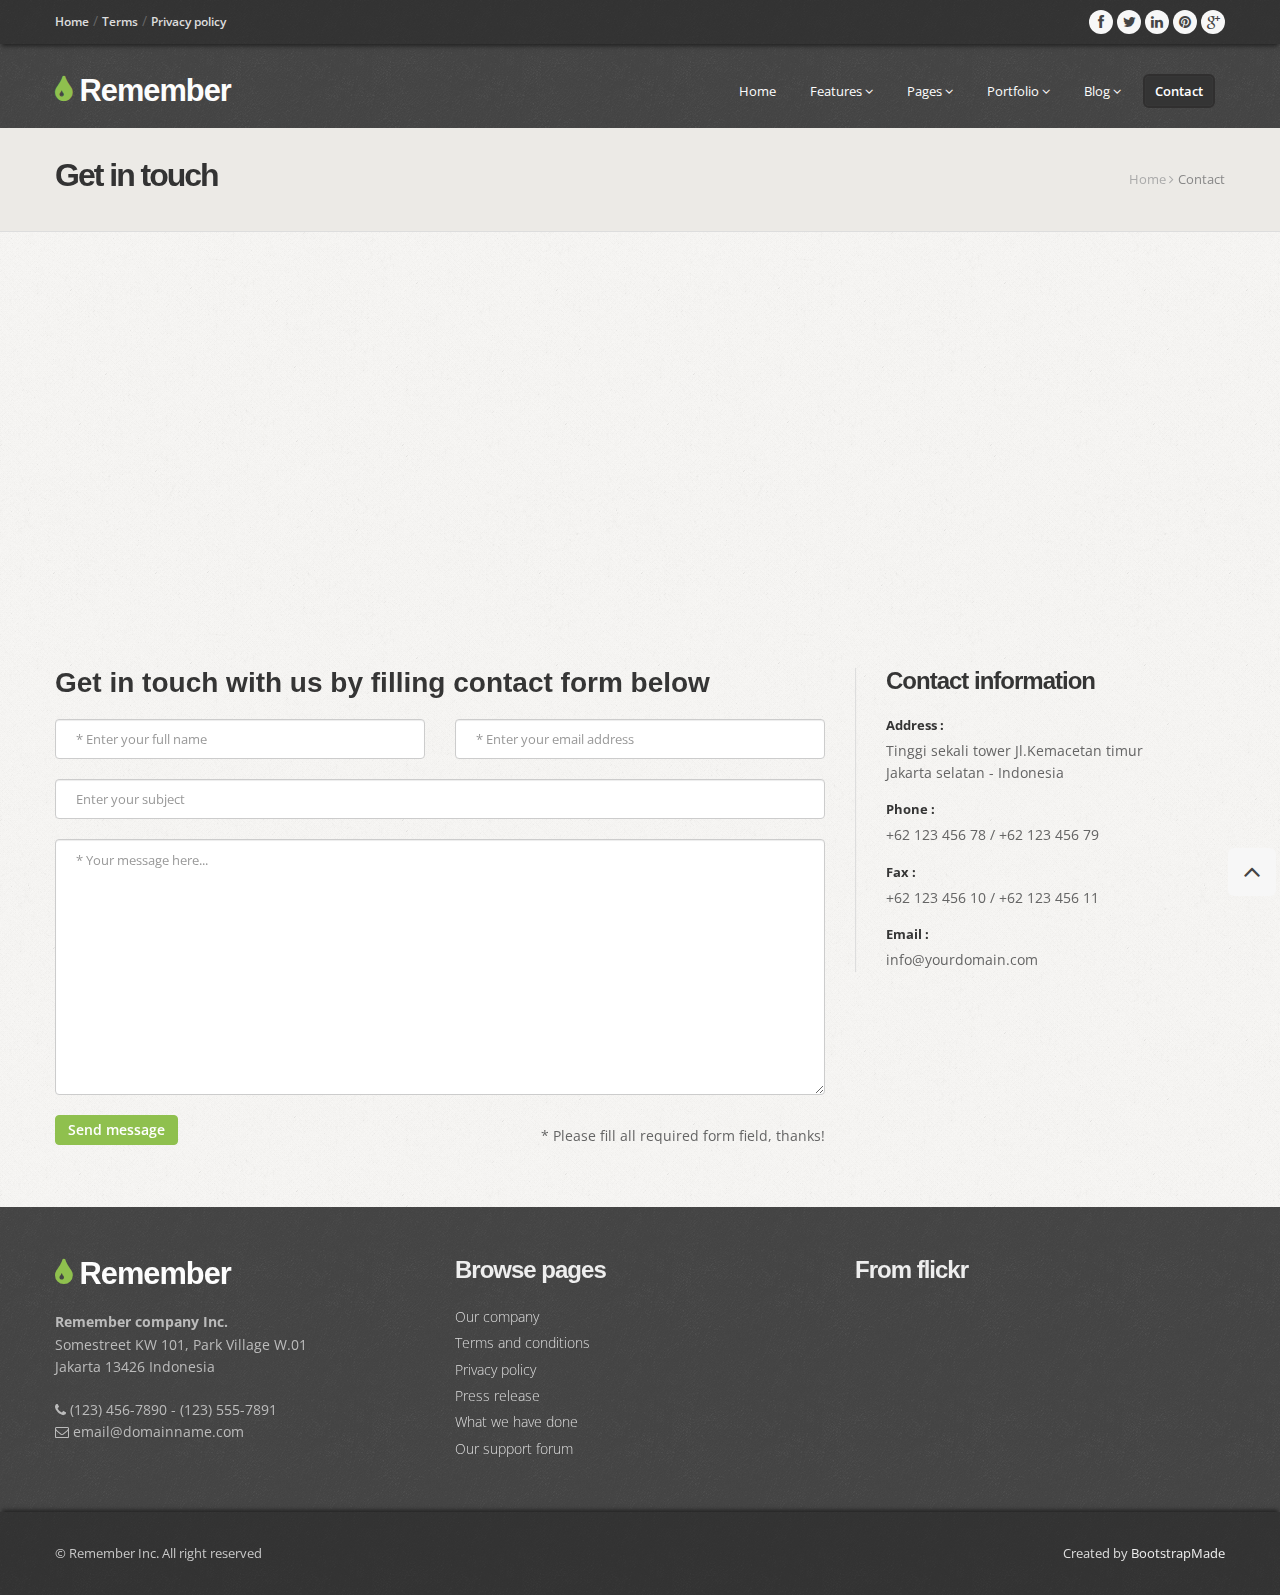
<file: fitso_web/contact.html>
<!DOCTYPE html>
<html lang="en">

<head>
  <meta charset="utf-8">
  <title>Remember - Multipurpose bootstrap site template</title>
  <meta name="viewport" content="width=device-width, initial-scale=1.0" />
  <meta name="description" content="Your page description here" />
  <meta name="author" content="" />

  <!-- css -->
  <link href="css/bootstrap.css" rel="stylesheet" />
  <link href="css/bootstrap-responsive.css" rel="stylesheet" />
  <link href="css/prettyPhoto.css" rel="stylesheet" />
  <link href="https://fonts.googleapis.com/css?family=Open+Sans:300,400,600,700" rel="stylesheet">
  <link href="css/style.css" rel="stylesheet">

  <!-- Theme skin -->
  <link id="t-colors" href="color/default.css" rel="stylesheet" />

  <!-- Fav and touch icons -->
  <link rel="apple-touch-icon-precomposed" sizes="144x144" href="ico/apple-touch-icon-144-precomposed.png" />
  <link rel="apple-touch-icon-precomposed" sizes="114x114" href="ico/apple-touch-icon-114-precomposed.png" />
  <link rel="apple-touch-icon-precomposed" sizes="72x72" href="ico/apple-touch-icon-72-precomposed.png" />
  <link rel="apple-touch-icon-precomposed" href="ico/apple-touch-icon-57-precomposed.png" />
  <link rel="shortcut icon" href="ico/favicon.png" />

  <!-- =======================================================
    Theme Name: Remember
    Theme URL: https://bootstrapmade.com/remember-free-multipurpose-bootstrap-template/
    Author: BootstrapMade.com
    Author URL: https://bootstrapmade.com
  ======================================================= -->
</head>

<body>

  <div id="wrapper">
    <!-- start header -->
    <header>
      <div class="top">
        <div class="container">
          <div class="row">
            <div class="span6">
              <ul class="topmenu">
                <li><a href="#">Home</a> &#47;</li>
                <li><a href="#">Terms</a> &#47;</li>
                <li><a href="#">Privacy policy</a></li>
              </ul>
            </div>
            <div class="span6">

              <ul class="social-network">
                <li><a href="#" data-placement="bottom" title="Facebook"><i class="icon-circled icon-bglight icon-facebook"></i></a></li>
                <li><a href="#" data-placement="bottom" title="Twitter"><i class="icon-circled icon-bglight icon-twitter"></i></a></li>
                <li><a href="#" data-placement="bottom" title="Linkedin"><i class="icon-circled icon-linkedin icon-bglight"></i></a></li>
                <li><a href="#" data-placement="bottom" title="Pinterest"><i class="icon-circled icon-pinterest  icon-bglight"></i></a></li>
                <li><a href="#" data-placement="bottom" title="Google +"><i class="icon-circled icon-google-plus icon-bglight"></i></a></li>
              </ul>

            </div>
          </div>
        </div>
      </div>
      <div class="container">


        <div class="row nomargin">
          <div class="span4">
            <div class="logo">
              <h1><a href="index.html"><i class="icon-tint"></i> Remember</a></h1>
            </div>
          </div>
          <div class="span8">
            <div class="navbar navbar-static-top">
              <div class="navigation">
                <nav>
                  <ul class="nav topnav">
                    <li><a href="index.html">Home</a></li>
                    <li class="dropdown">
                      <a href="#">Features <i class="icon-angle-down"></i></a>
                      <ul class="dropdown-menu">
                        <li><a href="typography.html">Typography</a></li>
                        <li><a href="components.html">Components</a></li>
                        <li><a href="icons.html">Icons</a></li>
                        <li><a href="icon-variations.html">Icon variations</a></li>

                      </ul>
                    </li>
                    <li class="dropdown">
                      <a href="#">Pages <i class="icon-angle-down"></i></a>
                      <ul class="dropdown-menu">
                        <li><a href="about.html">About us</a></li>
                        <li><a href="pricingbox.html">Pricing boxes</a></li>
                        <li><a href="404.html">404</a></li>
                      </ul>
                    </li>
                    <li class="dropdown">
                      <a href="#">Portfolio <i class="icon-angle-down"></i></a>
                      <ul class="dropdown-menu">
                        <li><a href="portfolio-2cols.html">Portfolio 2 columns</a></li>
                        <li><a href="portfolio-3cols.html">Portfolio 3 columns</a></li>
                        <li><a href="portfolio-4cols.html">Portfolio 4 columns</a></li>
                        <li><a href="portfolio-detail.html">Portfolio detail</a></li>
                      </ul>
                    </li>
                    <li class="dropdown">
                      <a href="#">Blog <i class="icon-angle-down"></i></a>
                      <ul class="dropdown-menu">
                        <li><a href="blog-left-sidebar.html">Blog left sidebar</a></li>
                        <li><a href="blog-right-sidebar.html">Blog right sidebar</a></li>
                        <li><a href="post-left-sidebar.html">Post left sidebar</a></li>
                        <li><a href="post-right-sidebar.html">Post right sidebar</a></li>
                      </ul>
                    </li>
                    <li class="active">
                      <a href="contact.html">Contact </a>
                    </li>
                  </ul>
                </nav>
              </div>
              <!-- end navigation -->
            </div>
          </div>
        </div>
      </div>
    </header>
    <!-- end header -->

    <section id="inner-headline">
      <div class="container">
        <div class="row">
          <div class="span4">
            <div class="inner-heading">
              <h2>Get in touch</h2>
            </div>
          </div>
          <div class="span8">
            <ul class="breadcrumb">
              <li><a href="index.html">Home</a> <i class="icon-angle-right"></i></li>
              <li class="active">Contact</li>
            </ul>
          </div>
        </div>
      </div>
    </section>

    <section id="content">
      <iframe src="https://www.google.com/maps/embed?pb=!1m18!1m12!1m3!1d22864.11283411948!2d-73.96468908098944!3d40.630720240038435!2m3!1f0!2f0!3f0!3m2!1i1024!2i768!4f13.1!3m3!1m2!1s0x89c24fa5d33f083b%3A0xc80b8f06e177fe62!2sNew+York%2C+NY%2C+USA!5e0!3m2!1sen!2sbg!4v1540447494452" width="100%" height="380" frameborder="0" style="border:0" allowfullscreen></iframe>
      <div class="container">
        <div class="row">
          <div class="span8">
            <h4>Get in touch with us by filling contact form below</h4>



            <form id="contactform" action="" method="post" role="form" class="contactForm">

              <div id="sendmessage">Your message has been sent. Thank you!</div>
              <div id="errormessage"></div>

              <div class="row">
                <div class="span4 field form-group">
                  <input type="text" name="name" placeholder="* Enter your full name" data-rule="minlen:4" data-msg="Please enter at least 4 chars" />
                  <div class="validation"></div>
                </div>
                <div class="span4 field form-group">
                  <input type="text" name="email" placeholder="* Enter your email address" data-rule="email" data-msg="Please enter a valid email" />
                  <div class="validation"></div>
                </div>
                <div class="span8 margintop10 field form-group">
                  <input type="text" name="subject" placeholder="Enter your subject" data-rule="minlen:4" data-msg="Please enter at least 4 chars" />
                  <div class="validation"></div>
                </div>
                <div class="span8 margintop10 field form-group">
                  <textarea rows="12" name="message" class="input-block-level" placeholder="* Your message here..." data-rule="required" data-msg="Please write something"></textarea>
                  <div class="validation"></div>

                  <p>
                    <button class="btn btn-color margintop10 pull-left" type="submit">Send message</button>
                    <span class="pull-right margintop20">* Please fill all required form field, thanks!</span>
                  </p>
                </div>
              </div>
            </form>
          </div>
          <div class="span4">
            <div class="clearfix"></div>
            <aside class="right-sidebar">

              <div class="widget">
                <h5 class="widgetheading">Contact information<span></span></h5>

                <ul class="contact-info">
                  <li><label>Address :</label> Tinggi sekali tower Jl.Kemacetan timur<br /> Jakarta selatan - Indonesia</li>
                  <li><label>Phone :</label>+62 123 456 78 / +62 123 456 79</li>
                  <li><label>Fax : </label>+62 123 456 10 / +62 123 456 11</li>
                  <li><label>Email : </label> info@yourdomain.com</li>
                </ul>

              </div>
            </aside>
          </div>
        </div>
      </div>
    </section>

    <footer>
      <div class="container">
        <div class="row">
          <div class="span4">
            <div class="widget">
              <div class="footer_logo">
                <h3><a href="index.html"><i class="icon-tint"></i> Remember</a></h3>
              </div>
              <address>
							  <strong>Remember company Inc.</strong><br>
  							Somestreet KW 101, Park Village W.01<br>
  							Jakarta 13426 Indonesia
  						</address>
              <p>
                <i class="icon-phone"></i> (123) 456-7890 - (123) 555-7891 <br>
                <i class="icon-envelope-alt"></i> email@domainname.com
              </p>
            </div>
          </div>
          <div class="span4">
            <div class="widget">
              <h5 class="widgetheading">Browse pages</h5>
              <ul class="link-list">
                <li><a href="#">Our company</a></li>
                <li><a href="#">Terms and conditions</a></li>
                <li><a href="#">Privacy policy</a></li>
                <li><a href="#">Press release</a></li>
                <li><a href="#">What we have done</a></li>
                <li><a href="#">Our support forum</a></li>
              </ul>

            </div>
          </div>
          <div class="span4">
            <div class="widget">
              <h5 class="widgetheading">From flickr</h5>
              <div class="flickr_badge">
                <script type="text/javascript" src="http://www.flickr.com/badge_code_v2.gne?count=8&amp;display=random&amp;size=s&amp;layout=x&amp;source=user&amp;user=34178660@N03"></script>
              </div>
              <div class="clear"></div>
            </div>
          </div>
        </div>
      </div>
      <div id="sub-footer">
        <div class="container">
          <div class="row">
            <div class="span6">
              <div class="copyright">
                <p><span>&copy; Remember Inc. All right reserved</span></p>
              </div>

            </div>

            <div class="span6">
              <div class="credits">
                <!--
                  All the links in the footer should remain intact.
                  You can delete the links only if you purchased the pro version.
                  Licensing information: https://bootstrapmade.com/license/
                  Purchase the pro version with working PHP/AJAX contact form: https://bootstrapmade.com/buy/?theme=Remember
                -->
                Created by <a href="https://bootstrapmade.com/">BootstrapMade</a>
              </div>
            </div>
          </div>
        </div>
      </div>
    </footer>
  </div>
  <a href="#" class="scrollup"><i class="icon-angle-up icon-rounded icon-bglight icon-2x"></i></a>

  <!-- javascript
    ================================================== -->
  <!-- Placed at the end of the document so the pages load faster -->
  <script src="js/jquery.js"></script>
  <script src="js/jquery.easing.1.3.js"></script>
  <script src="js/bootstrap.js"></script>
  <script src="js/modernizr.custom.js"></script>
  <script src="js/toucheffects.js"></script>
  <script src="js/google-code-prettify/prettify.js"></script>
  <script src="js/jquery.prettyPhoto.js"></script>
  <script src="js/portfolio/jquery.quicksand.js"></script>
  <script src="js/portfolio/setting.js"></script>
  <script src="js/animate.js"></script>

  <!-- Contact Form JavaScript File -->
  <script src="contactform/contactform.js"></script>

  <!-- Template Custom JavaScript File -->
  <script src="js/custom.js"></script>

</body>

</html>
</file>
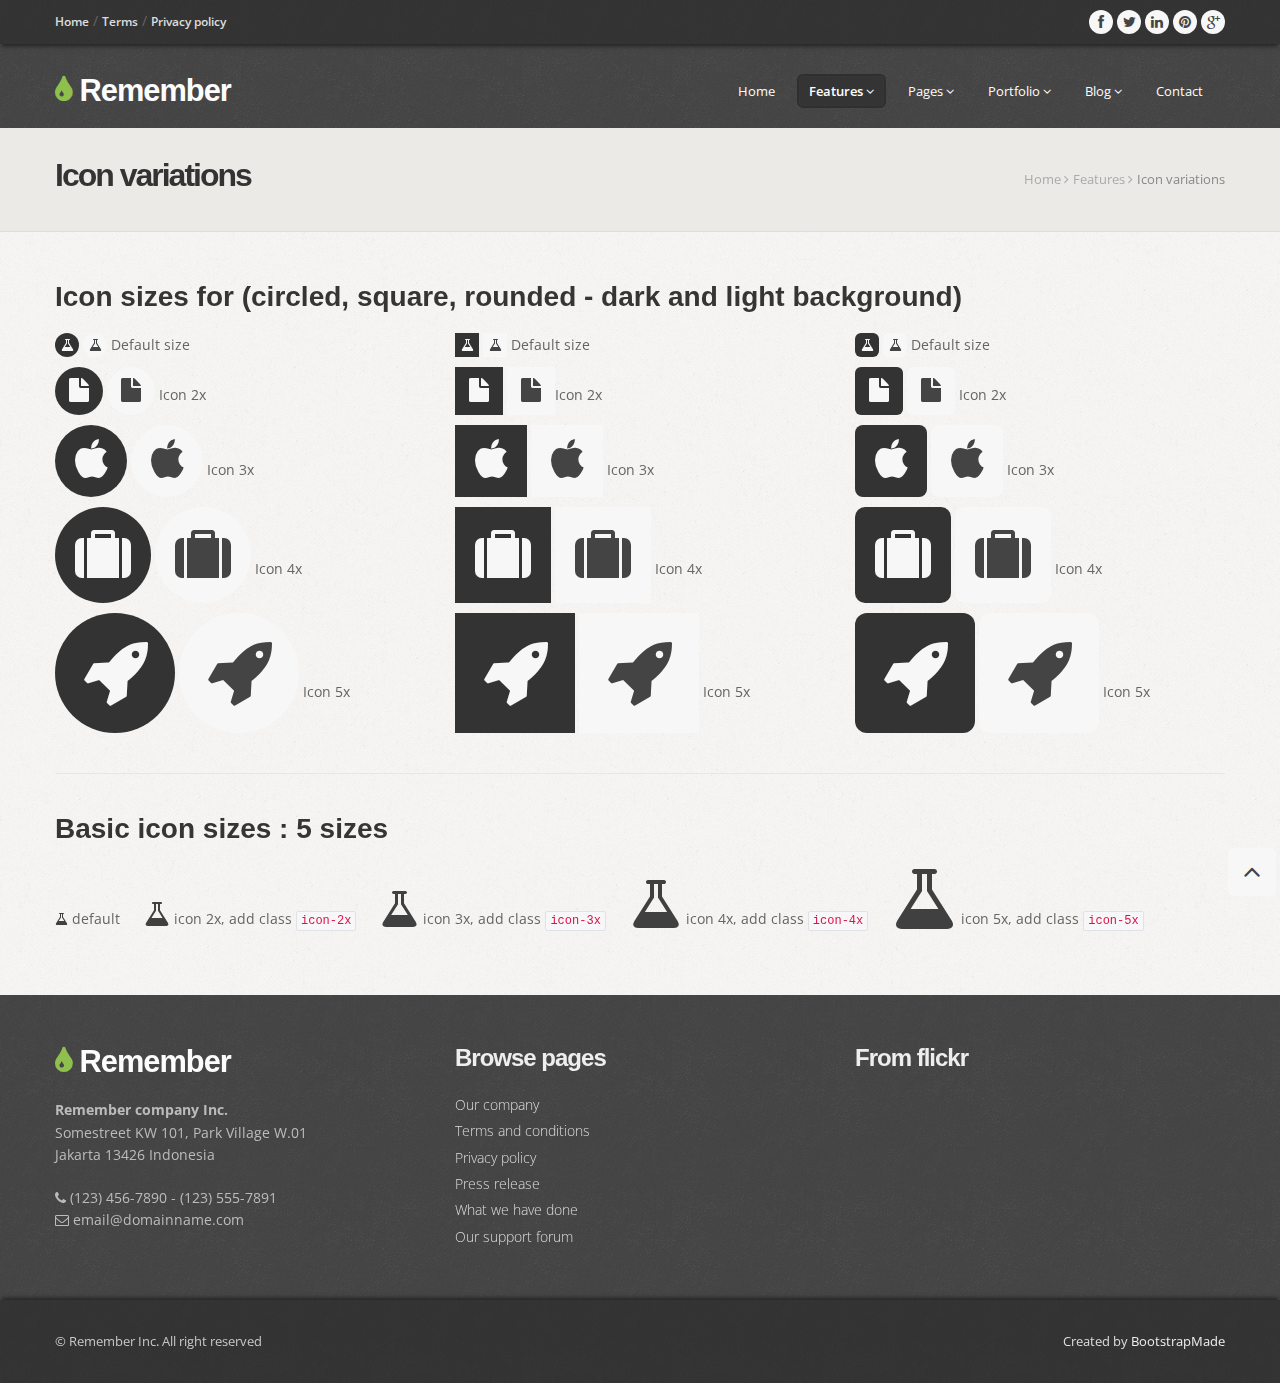
<file: fitso_web/icon-variations.html>
<!DOCTYPE html>
<html lang="en">

<head>
  <meta charset="utf-8">
  <title>Remember - Multipurpose bootstrap site template</title>
  <meta name="viewport" content="width=device-width, initial-scale=1.0" />
  <meta name="description" content="Your page description here" />
  <meta name="author" content="" />

  <!-- css -->
  <link href="css/bootstrap.css" rel="stylesheet" />
  <link href="css/bootstrap-responsive.css" rel="stylesheet" />
  <link href="https://fonts.googleapis.com/css?family=Open+Sans:300,400,600,700" rel="stylesheet">
  <link href="css/style.css" rel="stylesheet">

  <!-- Theme skin -->
  <link id="t-colors" href="color/default.css" rel="stylesheet" />

  <!-- Fav and touch icons -->
  <link rel="apple-touch-icon-precomposed" sizes="144x144" href="ico/apple-touch-icon-144-precomposed.png" />
  <link rel="apple-touch-icon-precomposed" sizes="114x114" href="ico/apple-touch-icon-114-precomposed.png" />
  <link rel="apple-touch-icon-precomposed" sizes="72x72" href="ico/apple-touch-icon-72-precomposed.png" />
  <link rel="apple-touch-icon-precomposed" href="ico/apple-touch-icon-57-precomposed.png" />
  <link rel="shortcut icon" href="ico/favicon.png" />

  <!-- =======================================================
    Theme Name: Remember
    Theme URL: https://bootstrapmade.com/remember-free-multipurpose-bootstrap-template/
    Author: BootstrapMade.com
    Author URL: https://bootstrapmade.com
  ======================================================= -->
</head>

<body>

  <div id="wrapper">
    <!-- start header -->
    <header>
      <div class="top">
        <div class="container">
          <div class="row">
            <div class="span6">
              <ul class="topmenu">
                <li><a href="#">Home</a> &#47;</li>
                <li><a href="#">Terms</a> &#47;</li>
                <li><a href="#">Privacy policy</a></li>
              </ul>
            </div>
            <div class="span6">

              <ul class="social-network">
                <li><a href="#" data-placement="bottom" title="Facebook"><i class="icon-circled icon-bglight icon-facebook"></i></a></li>
                <li><a href="#" data-placement="bottom" title="Twitter"><i class="icon-circled icon-bglight icon-twitter"></i></a></li>
                <li><a href="#" data-placement="bottom" title="Linkedin"><i class="icon-circled icon-linkedin icon-bglight"></i></a></li>
                <li><a href="#" data-placement="bottom" title="Pinterest"><i class="icon-circled icon-pinterest  icon-bglight"></i></a></li>
                <li><a href="#" data-placement="bottom" title="Google +"><i class="icon-circled icon-google-plus icon-bglight"></i></a></li>
              </ul>

            </div>
          </div>
        </div>
      </div>
      <div class="container">


        <div class="row nomargin">
          <div class="span4">
            <div class="logo">
              <h1><a href="index.html"><i class="icon-tint"></i> Remember</a></h1>
            </div>
          </div>
          <div class="span8">
            <div class="navbar navbar-static-top">
              <div class="navigation">
                <nav>
                  <ul class="nav topnav">
                    <li><a href="index.html">Home</a></li>
                    <li class="dropdown active">
                      <a href="#">Features <i class="icon-angle-down"></i></a>
                      <ul class="dropdown-menu">
                        <li><a href="typography.html">Typography</a></li>
                        <li><a href="components.html">Components</a></li>
                        <li><a href="icons.html">Icons</a></li>
                        <li><a href="icon-variations.html">Icon variations</a></li>

                      </ul>
                    </li>
                    <li class="dropdown">
                      <a href="#">Pages <i class="icon-angle-down"></i></a>
                      <ul class="dropdown-menu">
                        <li><a href="about.html">About us</a></li>
                        <li><a href="pricingbox.html">Pricing boxes</a></li>
                        <li><a href="testimonials.html">Testimonials</a></li>
                        <li><a href="404.html">404</a></li>
                      </ul>
                    </li>
                    <li class="dropdown">
                      <a href="#">Portfolio <i class="icon-angle-down"></i></a>
                      <ul class="dropdown-menu">
                        <li><a href="portfolio-2cols.html">Portfolio 2 columns</a></li>
                        <li><a href="portfolio-3cols.html">Portfolio 3 columns</a></li>
                        <li><a href="portfolio-4cols.html">Portfolio 4 columns</a></li>
                        <li><a href="portfolio-detail.html">Portfolio detail</a></li>
                      </ul>
                    </li>
                    <li class="dropdown">
                      <a href="#">Blog <i class="icon-angle-down"></i></a>
                      <ul class="dropdown-menu">
                        <li><a href="blog-left-sidebar.html">Blog left sidebar</a></li>
                        <li><a href="blog-right-sidebar.html">Blog right sidebar</a></li>
                        <li><a href="post-left-sidebar.html">Post left sidebar</a></li>
                        <li><a href="post-right-sidebar.html">Post right sidebar</a></li>
                      </ul>
                    </li>
                    <li>
                      <a href="contact.html">Contact </a>
                    </li>
                  </ul>
                </nav>
              </div>
              <!-- end navigation -->
            </div>
          </div>
        </div>
      </div>
    </header>
    <!-- end header -->

    <section id="inner-headline">
      <div class="container">
        <div class="row">
          <div class="span4">
            <div class="inner-heading">
              <h2>Icon variations</h2>
            </div>
          </div>
          <div class="span8">
            <ul class="breadcrumb">
              <li><a href="index.html">Home</a> <i class="icon-angle-right"></i></li>
              <li><a href="#">Features</a> <i class="icon-angle-right"></i></li>
              <li class="active">Icon variations</li>
            </ul>
          </div>
        </div>
      </div>
    </section>

    <section id="content">
      <div class="container">
        <div class="row">
          <div class="span12">



            <h4>Icon sizes for (circled, square, rounded - dark and light background)</h4>

            <div class="row">
              <div class="span4">
                <p><i class="icon-circled icon-bgdark icon-beaker"></i> <i class="icon-circled icon-bglight icon-beaker"></i> Default size</p>
                <p><i class="icon-circled icon-bgdark icon-2x icon-file"></i> <i class="icon-circled icon-bglight icon-2x icon-file"></i> Icon 2x</p>
                <p><i class="icon-circled icon-bgdark icon-apple icon-3x"></i> <i class="icon-circled icon-bglight icon-3x icon-apple"></i> Icon 3x</p>
                <p><i class="icon-circled icon-bgdark icon-suitcase icon-4x"></i> <i class="icon-circled icon-bglight icon-4x icon-suitcase"></i> Icon 4x</p>
                <p><i class="icon-circled icon-bgdark icon-rocket icon-5x"></i> <i class="icon-circled icon-bglight icon-5x icon-rocket"></i> Icon 5x</p>
              </div>
              <div class="span4">
                <p><i class="icon-square icon-bgdark icon-beaker"></i> <i class="icon-square icon-bglight icon-beaker"></i> Default size</p>
                <p><i class="icon-square icon-bgdark icon-file icon-2x"></i> <i class="icon-square icon-bglight icon-file icon-2x"></i>Icon 2x</p>
                <p><i class="icon-square icon-bgdark icon-apple icon-3x"></i> <i class="icon-square icon-bglight icon-apple icon-3x"></i> Icon 3x</p>
                <p><i class="icon-square icon-bgdark icon-suitcase icon-4x"></i> <i class="icon-square icon-bglight icon-suitcase icon-4x"></i> Icon 4x</p>
                <p><i class="icon-square icon-bgdark icon-rocket icon-5x"></i> <i class="icon-square icon-bglight icon-rocket icon-5x"></i> Icon 5x</p>
              </div>
              <div class="span4">
                <p><i class="icon-rounded icon-bgdark icon-beaker"></i> <i class="icon-rounded icon-bglight icon-beaker"></i> Default size</p>
                <p><i class="icon-rounded icon-bgdark icon-file icon-2x"></i> <i class="icon-rounded icon-bglight icon-file icon-2x"></i> Icon 2x</p>
                <p><i class="icon-rounded icon-bgdark icon-apple icon-3x"></i> <i class="icon-rounded icon-bglight icon-apple icon-3x"></i> Icon 3x</p>
                <p><i class="icon-rounded icon-bgdark icon-suitcase icon-4x"></i> <i class="icon-rounded icon-bglight icon-suitcase icon-4x"></i> Icon 4x</p>
                <p><i class="icon-rounded icon-bgdark icon-rocket icon-5x"></i> <i class="icon-rounded icon-bglight icon-rocket icon-5x"></i> Icon 5x</p>
              </div>

              <!-- divider -->
              <div class="span12 margintop30">
                <div class="solidline"></div>
                <div class="blankline30"></div>
              </div>
              <!-- end divider -->


              <div class="span12 demoinline">
                <h4>Basic icon sizes : 5 sizes</h4>
                <p><i class="icon-beaker"></i> default</p>
                <p><i class="icon-beaker icon-2x"></i> icon 2x, add class <code>icon-2x</code></p>
                <p><i class="icon-beaker icon-3x"></i> icon 3x, add class <code>icon-3x</code></p>
                <p><i class="icon-beaker icon-4x"></i> icon 4x, add class <code>icon-4x</code></p>
                <p><i class="icon-beaker icon-5x"></i> icon 5x, add class <code>icon-5x</code></p>
              </div>

            </div>


          </div>
          <!-- end span12 -->
        </div>
      </div>
    </section>

    <footer>
      <div class="container">
        <div class="row">
          <div class="span4">
            <div class="widget">
              <div class="footer_logo">
                <h3><a href="index.html"><i class="icon-tint"></i> Remember</a></h3>
              </div>
              <address>
							  <strong>Remember company Inc.</strong><br>
  							Somestreet KW 101, Park Village W.01<br>
  							Jakarta 13426 Indonesia
  						</address>
              <p>
                <i class="icon-phone"></i> (123) 456-7890 - (123) 555-7891 <br>
                <i class="icon-envelope-alt"></i> email@domainname.com
              </p>
            </div>
          </div>
          <div class="span4">
            <div class="widget">
              <h5 class="widgetheading">Browse pages</h5>
              <ul class="link-list">
                <li><a href="#">Our company</a></li>
                <li><a href="#">Terms and conditions</a></li>
                <li><a href="#">Privacy policy</a></li>
                <li><a href="#">Press release</a></li>
                <li><a href="#">What we have done</a></li>
                <li><a href="#">Our support forum</a></li>
              </ul>

            </div>
          </div>
          <div class="span4">
            <div class="widget">
              <h5 class="widgetheading">From flickr</h5>
              <div class="flickr_badge">
                <script type="text/javascript" src="http://www.flickr.com/badge_code_v2.gne?count=8&amp;display=random&amp;size=s&amp;layout=x&amp;source=user&amp;user=34178660@N03"></script>
              </div>
              <div class="clear"></div>
            </div>
          </div>
        </div>
      </div>
      <div id="sub-footer">
        <div class="container">
          <div class="row">
            <div class="span6">
              <div class="copyright">
                <p><span>&copy; Remember Inc. All right reserved</span></p>
              </div>

            </div>

            <div class="span6">
              <div class="credits">
                <!--
                  All the links in the footer should remain intact.
                  You can delete the links only if you purchased the pro version.
                  Licensing information: https://bootstrapmade.com/license/
                  Purchase the pro version with working PHP/AJAX contact form: https://bootstrapmade.com/buy/?theme=Remember
                -->
                Created by <a href="https://bootstrapmade.com/">BootstrapMade</a>
              </div>
            </div>
          </div>
        </div>
      </div>
    </footer>
  </div>
  <a href="#" class="scrollup"><i class="icon-angle-up icon-rounded icon-bglight icon-2x"></i></a>

  <!-- javascript
    ================================================== -->
  <!-- Placed at the end of the document so the pages load faster -->
  <script src="js/jquery.js"></script>
  <script src="js/jquery.easing.1.3.js"></script>
  <script src="js/bootstrap.js"></script>
  <script src="js/modernizr.custom.js"></script>
  <script src="js/toucheffects.js"></script>
  <script src="js/google-code-prettify/prettify.js"></script>
  <script src="js/jquery.prettyPhoto.js"></script>
  <script src="js/portfolio/jquery.quicksand.js"></script>
  <script src="js/portfolio/setting.js"></script>
  <script src="js/animate.js"></script>

  <!-- Template Custom JavaScript File -->
  <script src="js/custom.js"></script>

</body>

</html>
</file>
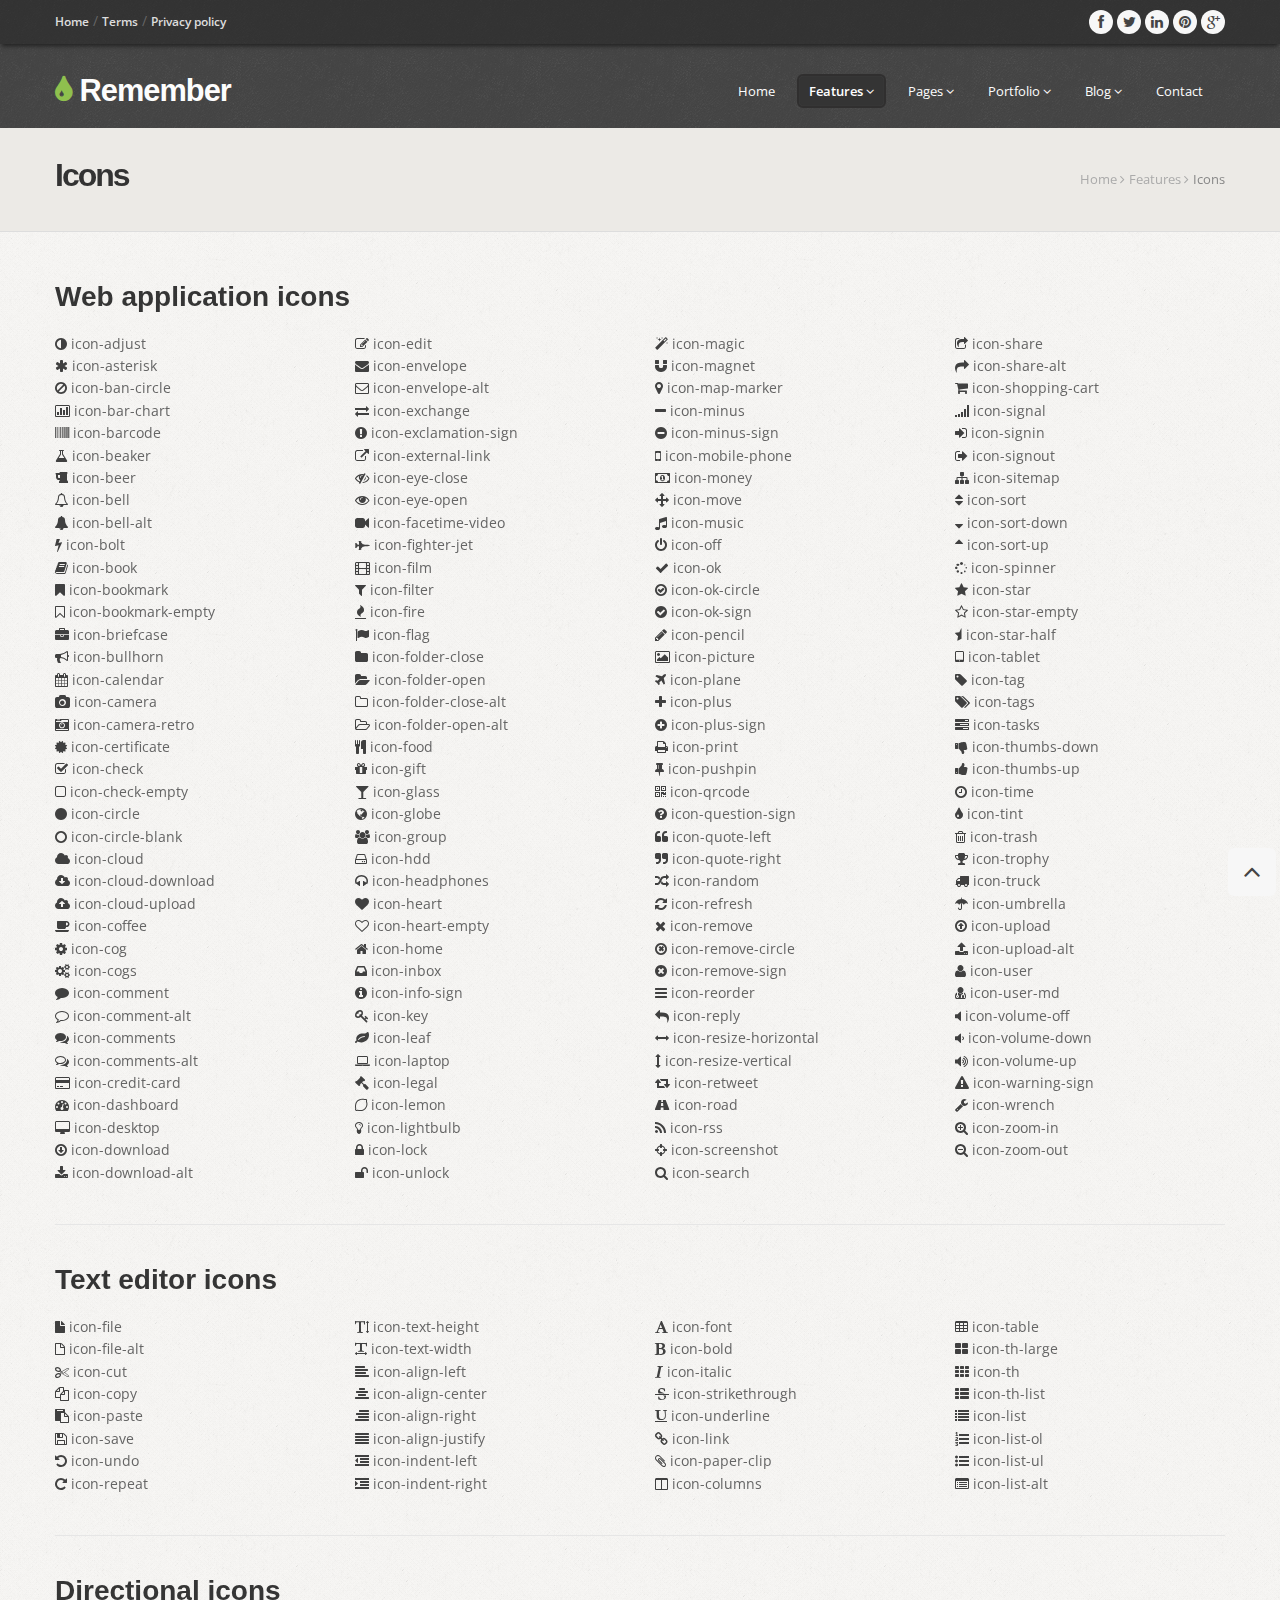
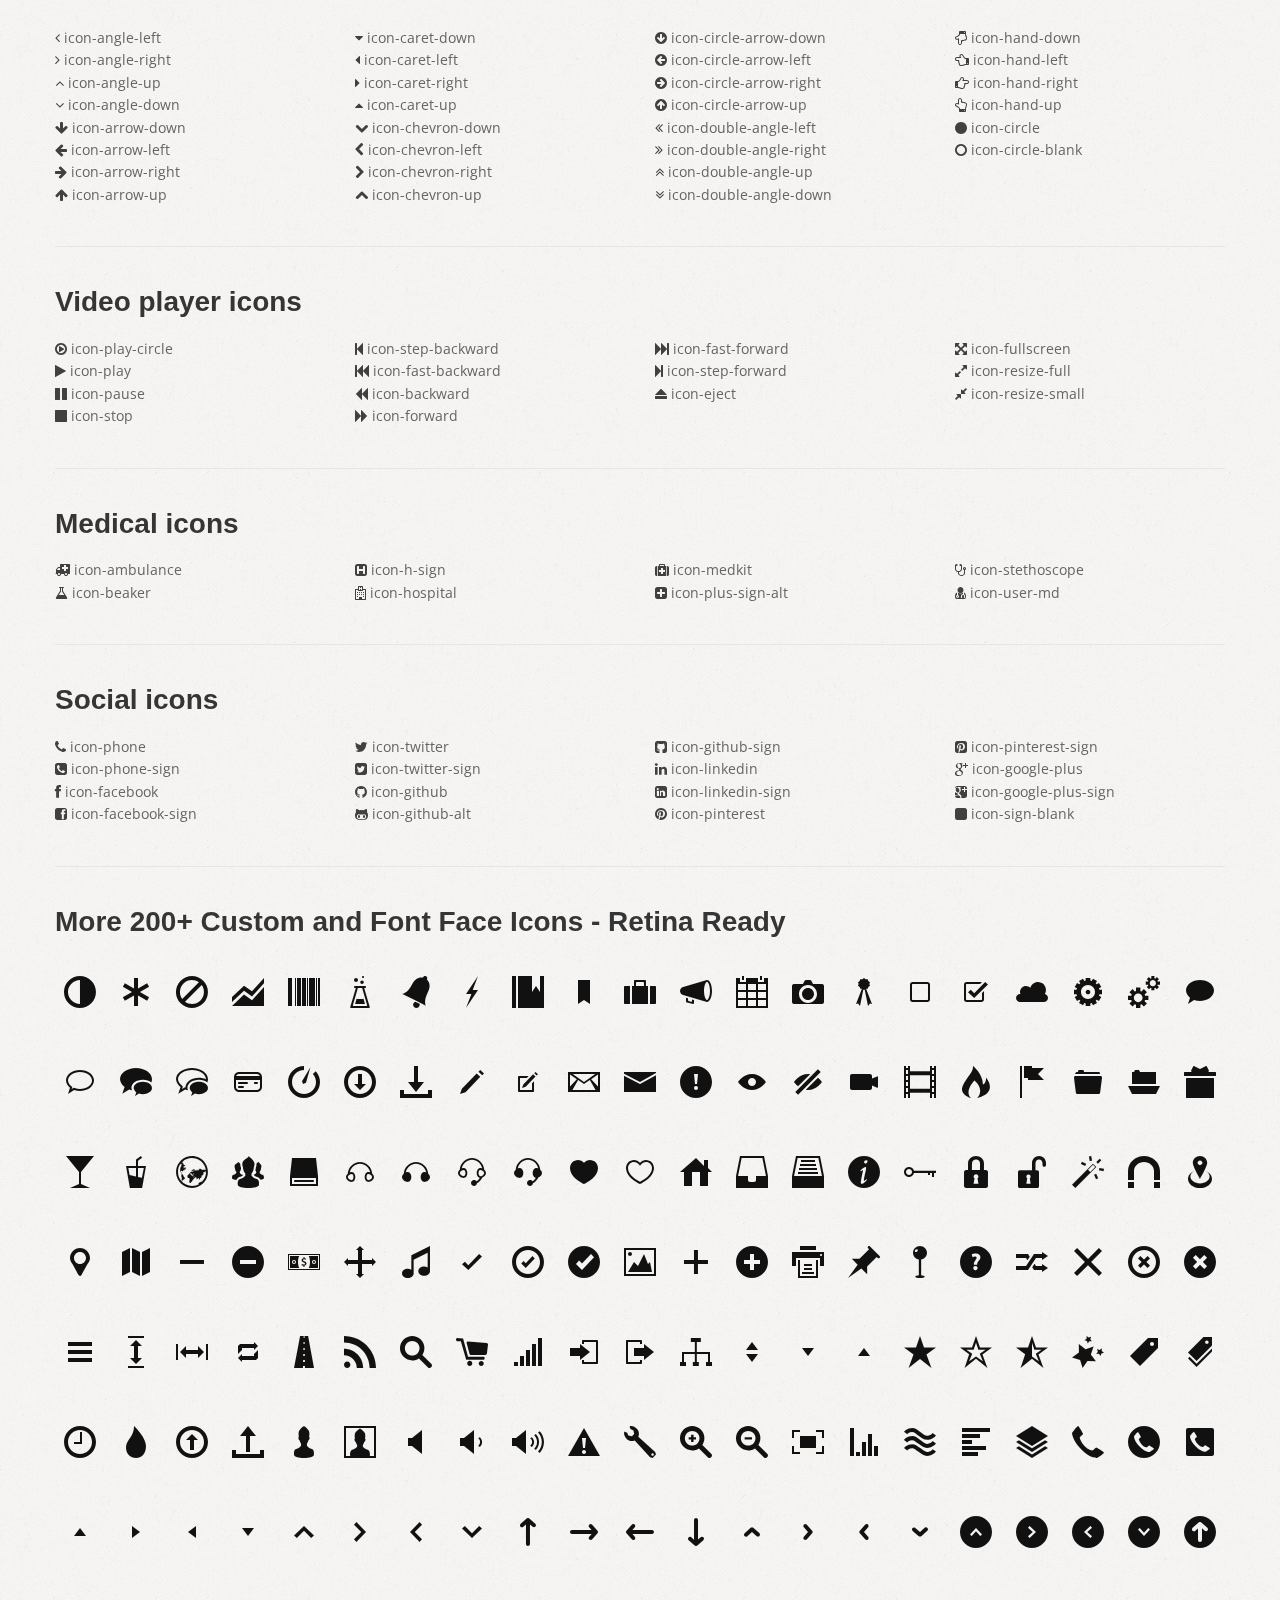
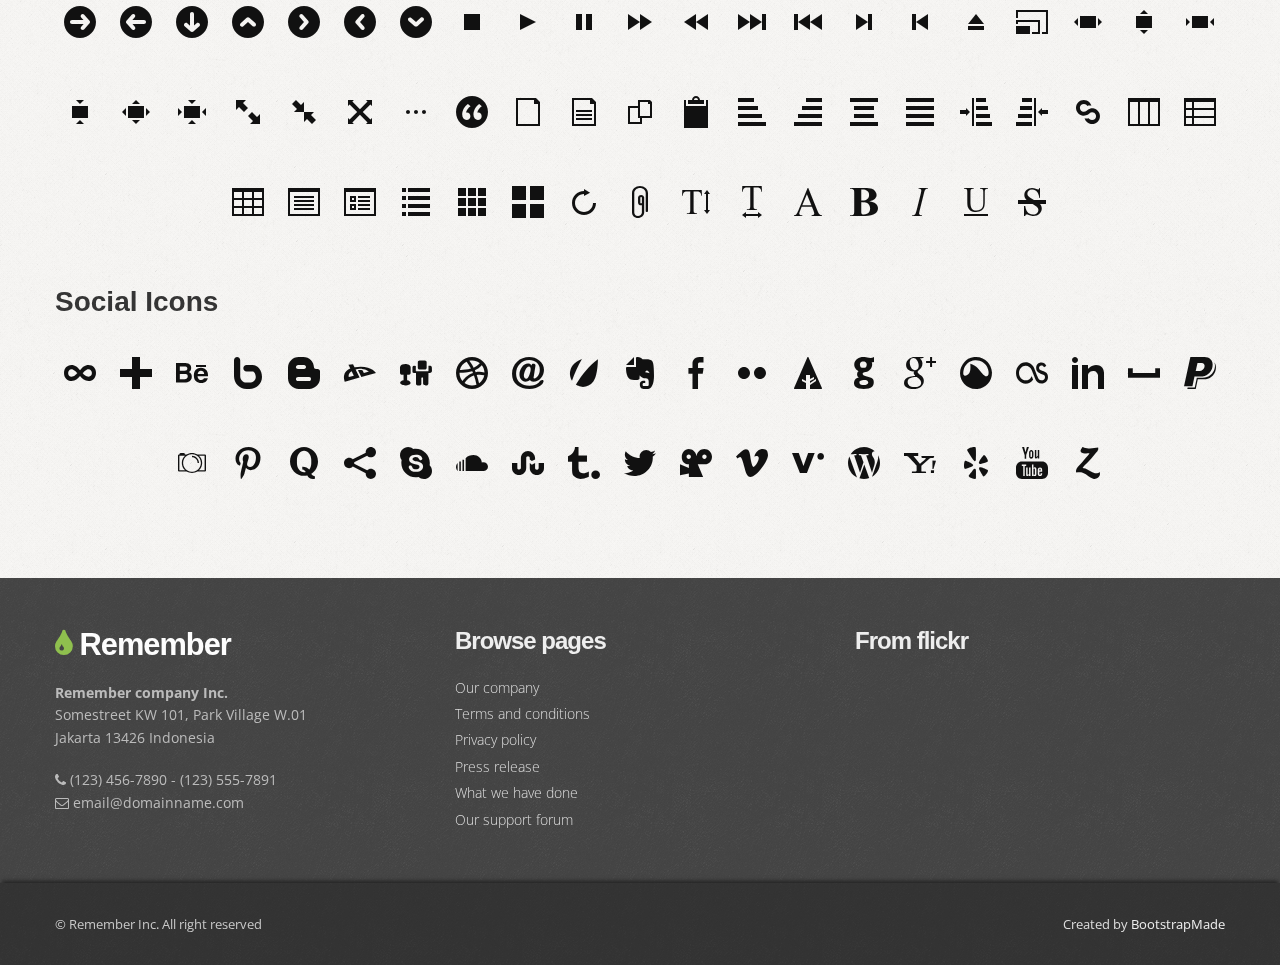
<file: fitso_web/icons.html>
<!DOCTYPE html>
<html lang="en">

<head>
  <meta charset="utf-8">
  <title>Remember - Multipurpose bootstrap site template</title>
  <meta name="viewport" content="width=device-width, initial-scale=1.0" />
  <meta name="description" content="Your page description here" />
  <meta name="author" content="" />

  <!-- css -->
  <link href="css/bootstrap.css" rel="stylesheet" />
  <link href="css/bootstrap-responsive.css" rel="stylesheet" />
  <link href="css/prettyPhoto.css" rel="stylesheet" />
  <link href="https://fonts.googleapis.com/css?family=Open+Sans:300,400,600,700" rel="stylesheet">
  <link href="css/style.css" rel="stylesheet">

  <!-- Theme skin -->
  <link id="t-colors" href="color/default.css" rel="stylesheet" />

  <!-- Fav and touch icons -->
  <link rel="apple-touch-icon-precomposed" sizes="144x144" href="ico/apple-touch-icon-144-precomposed.png" />
  <link rel="apple-touch-icon-precomposed" sizes="114x114" href="ico/apple-touch-icon-114-precomposed.png" />
  <link rel="apple-touch-icon-precomposed" sizes="72x72" href="ico/apple-touch-icon-72-precomposed.png" />
  <link rel="apple-touch-icon-precomposed" href="ico/apple-touch-icon-57-precomposed.png" />
  <link rel="shortcut icon" href="ico/favicon.png" />

  <!-- =======================================================
    Theme Name: Remember
    Theme URL: https://bootstrapmade.com/remember-free-multipurpose-bootstrap-template/
    Author: BootstrapMade.com
    Author URL: https://bootstrapmade.com
  ======================================================= -->
</head>

<body>

  <div id="wrapper">
    <!-- start header -->
    <header>
      <div class="top">
        <div class="container">
          <div class="row">
            <div class="span6">
              <ul class="topmenu">
                <li><a href="#">Home</a> &#47;</li>
                <li><a href="#">Terms</a> &#47;</li>
                <li><a href="#">Privacy policy</a></li>
              </ul>
            </div>
            <div class="span6">

              <ul class="social-network">
                <li><a href="#" data-placement="bottom" title="Facebook"><i class="icon-circled icon-bglight icon-facebook"></i></a></li>
                <li><a href="#" data-placement="bottom" title="Twitter"><i class="icon-circled icon-bglight icon-twitter"></i></a></li>
                <li><a href="#" data-placement="bottom" title="Linkedin"><i class="icon-circled icon-linkedin icon-bglight"></i></a></li>
                <li><a href="#" data-placement="bottom" title="Pinterest"><i class="icon-circled icon-pinterest  icon-bglight"></i></a></li>
                <li><a href="#" data-placement="bottom" title="Google +"><i class="icon-circled icon-google-plus icon-bglight"></i></a></li>
              </ul>

            </div>
          </div>
        </div>
      </div>
      <div class="container">


        <div class="row nomargin">
          <div class="span4">
            <div class="logo">
              <h1><a href="index.html"><i class="icon-tint"></i> Remember</a></h1>
            </div>
          </div>
          <div class="span8">
            <div class="navbar navbar-static-top">
              <div class="navigation">
                <nav>
                  <ul class="nav topnav">
                    <li><a href="index.html">Home</a></li>
                    <li class="dropdown active">
                      <a href="#">Features <i class="icon-angle-down"></i></a>
                      <ul class="dropdown-menu">
                        <li><a href="typography.html">Typography</a></li>
                        <li><a href="components.html">Components</a></li>
                        <li><a href="icons.html">Icons</a></li>
                        <li><a href="icon-variations.html">Icon variations</a></li>

                      </ul>
                    </li>
                    <li class="dropdown">
                      <a href="#">Pages <i class="icon-angle-down"></i></a>
                      <ul class="dropdown-menu">
                        <li><a href="about.html">About us</a></li>
                        <li><a href="pricingbox.html">Pricing boxes</a></li>
                        <li><a href="404.html">404</a></li>
                      </ul>
                    </li>
                    <li class="dropdown">
                      <a href="#">Portfolio <i class="icon-angle-down"></i></a>
                      <ul class="dropdown-menu">
                        <li><a href="portfolio-2cols.html">Portfolio 2 columns</a></li>
                        <li><a href="portfolio-3cols.html">Portfolio 3 columns</a></li>
                        <li><a href="portfolio-4cols.html">Portfolio 4 columns</a></li>
                        <li><a href="portfolio-detail.html">Portfolio detail</a></li>
                      </ul>
                    </li>
                    <li class="dropdown">
                      <a href="#">Blog <i class="icon-angle-down"></i></a>
                      <ul class="dropdown-menu">
                        <li><a href="blog-left-sidebar.html">Blog left sidebar</a></li>
                        <li><a href="blog-right-sidebar.html">Blog right sidebar</a></li>
                        <li><a href="post-left-sidebar.html">Post left sidebar</a></li>
                        <li><a href="post-right-sidebar.html">Post right sidebar</a></li>
                      </ul>
                    </li>
                    <li>
                      <a href="contact.html">Contact </a>
                    </li>
                  </ul>
                </nav>
              </div>
              <!-- end navigation -->
            </div>
          </div>
        </div>
      </div>
    </header>
    <!-- end header -->

    <section id="inner-headline">
      <div class="container">
        <div class="row">
          <div class="span4">
            <div class="inner-heading">
              <h2>Icons</h2>
            </div>
          </div>
          <div class="span8">
            <ul class="breadcrumb">
              <li><a href="index.html">Home</a> <i class="icon-angle-right"></i></li>
              <li><a href="#">Features</a> <i class="icon-angle-right"></i></li>
              <li class="active">Icons</li>
            </ul>
          </div>
        </div>
      </div>
    </section>

    <section id="content">
      <div class="container">
        <div class="row">
          <div class="span12">
            <h4>Web application icons</h4>

            <div class="row">
              <div class="span3">
                <ul class="the-icons">
                  <li><i class="icon-adjust"></i> icon-adjust</li>
                  <li><i class="icon-asterisk"></i> icon-asterisk</li>
                  <li><i class="icon-ban-circle"></i> icon-ban-circle</li>
                  <li><i class="icon-bar-chart"></i> icon-bar-chart</li>
                  <li><i class="icon-barcode"></i> icon-barcode</li>
                  <li><i class="icon-beaker"></i> icon-beaker</li>
                  <li><i class="icon-beer"></i> icon-beer</li>
                  <li><i class="icon-bell"></i> icon-bell</li>
                  <li><i class="icon-bell-alt"></i> icon-bell-alt</li>
                  <li><i class="icon-bolt"></i> icon-bolt</li>
                  <li><i class="icon-book"></i> icon-book</li>
                  <li><i class="icon-bookmark"></i> icon-bookmark</li>
                  <li><i class="icon-bookmark-empty"></i> icon-bookmark-empty</li>
                  <li><i class="icon-briefcase"></i> icon-briefcase</li>
                  <li><i class="icon-bullhorn"></i> icon-bullhorn</li>
                  <li><i class="icon-calendar"></i> icon-calendar</li>
                  <li><i class="icon-camera"></i> icon-camera</li>
                  <li><i class="icon-camera-retro"></i> icon-camera-retro</li>
                  <li><i class="icon-certificate"></i> icon-certificate</li>
                  <li><i class="icon-check"></i> icon-check</li>
                  <li><i class="icon-check-empty"></i> icon-check-empty</li>
                  <li><i class="icon-circle"></i> icon-circle</li>
                  <li><i class="icon-circle-blank"></i> icon-circle-blank</li>
                  <li><i class="icon-cloud"></i> icon-cloud</li>
                  <li><i class="icon-cloud-download"></i> icon-cloud-download</li>
                  <li><i class="icon-cloud-upload"></i> icon-cloud-upload</li>
                  <li><i class="icon-coffee"></i> icon-coffee</li>
                  <li><i class="icon-cog"></i> icon-cog</li>
                  <li><i class="icon-cogs"></i> icon-cogs</li>
                  <li><i class="icon-comment"></i> icon-comment</li>
                  <li><i class="icon-comment-alt"></i> icon-comment-alt</li>
                  <li><i class="icon-comments"></i> icon-comments</li>
                  <li><i class="icon-comments-alt"></i> icon-comments-alt</li>
                  <li><i class="icon-credit-card"></i> icon-credit-card</li>
                  <li><i class="icon-dashboard"></i> icon-dashboard</li>
                  <li><i class="icon-desktop"></i> icon-desktop</li>
                  <li><i class="icon-download"></i> icon-download</li>
                  <li><i class="icon-download-alt"></i> icon-download-alt</li>
                </ul>
              </div>
              <div class="span3">
                <ul class="the-icons">
                  <li><i class="icon-edit"></i> icon-edit</li>
                  <li><i class="icon-envelope"></i> icon-envelope</li>
                  <li><i class="icon-envelope-alt"></i> icon-envelope-alt</li>
                  <li><i class="icon-exchange"></i> icon-exchange</li>
                  <li><i class="icon-exclamation-sign"></i> icon-exclamation-sign</li>
                  <li><i class="icon-external-link"></i> icon-external-link</li>
                  <li><i class="icon-eye-close"></i> icon-eye-close</li>
                  <li><i class="icon-eye-open"></i> icon-eye-open</li>
                  <li><i class="icon-facetime-video"></i> icon-facetime-video</li>
                  <li><i class="icon-fighter-jet"></i> icon-fighter-jet</li>
                  <li><i class="icon-film"></i> icon-film</li>
                  <li><i class="icon-filter"></i> icon-filter</li>
                  <li><i class="icon-fire"></i> icon-fire</li>
                  <li><i class="icon-flag"></i> icon-flag</li>
                  <li><i class="icon-folder-close"></i> icon-folder-close</li>
                  <li><i class="icon-folder-open"></i> icon-folder-open</li>
                  <li><i class="icon-folder-close-alt"></i> icon-folder-close-alt</li>
                  <li><i class="icon-folder-open-alt"></i> icon-folder-open-alt</li>
                  <li><i class="icon-food"></i> icon-food</li>
                  <li><i class="icon-gift"></i> icon-gift</li>
                  <li><i class="icon-glass"></i> icon-glass</li>
                  <li><i class="icon-globe"></i> icon-globe</li>
                  <li><i class="icon-group"></i> icon-group</li>
                  <li><i class="icon-hdd"></i> icon-hdd</li>
                  <li><i class="icon-headphones"></i> icon-headphones</li>
                  <li><i class="icon-heart"></i> icon-heart</li>
                  <li><i class="icon-heart-empty"></i> icon-heart-empty</li>
                  <li><i class="icon-home"></i> icon-home</li>
                  <li><i class="icon-inbox"></i> icon-inbox</li>
                  <li><i class="icon-info-sign"></i> icon-info-sign</li>
                  <li><i class="icon-key"></i> icon-key</li>
                  <li><i class="icon-leaf"></i> icon-leaf</li>
                  <li><i class="icon-laptop"></i> icon-laptop</li>
                  <li><i class="icon-legal"></i> icon-legal</li>
                  <li><i class="icon-lemon"></i> icon-lemon</li>
                  <li><i class="icon-lightbulb"></i> icon-lightbulb</li>
                  <li><i class="icon-lock"></i> icon-lock</li>
                  <li><i class="icon-unlock"></i> icon-unlock</li>
                </ul>
              </div>
              <div class="span3">
                <ul class="the-icons">
                  <li><i class="icon-magic"></i> icon-magic</li>
                  <li><i class="icon-magnet"></i> icon-magnet</li>
                  <li><i class="icon-map-marker"></i> icon-map-marker</li>
                  <li><i class="icon-minus"></i> icon-minus</li>
                  <li><i class="icon-minus-sign"></i> icon-minus-sign</li>
                  <li><i class="icon-mobile-phone"></i> icon-mobile-phone</li>
                  <li><i class="icon-money"></i> icon-money</li>
                  <li><i class="icon-move"></i> icon-move</li>
                  <li><i class="icon-music"></i> icon-music</li>
                  <li><i class="icon-off"></i> icon-off</li>
                  <li><i class="icon-ok"></i> icon-ok</li>
                  <li><i class="icon-ok-circle"></i> icon-ok-circle</li>
                  <li><i class="icon-ok-sign"></i> icon-ok-sign</li>
                  <li><i class="icon-pencil"></i> icon-pencil</li>
                  <li><i class="icon-picture"></i> icon-picture</li>
                  <li><i class="icon-plane"></i> icon-plane</li>
                  <li><i class="icon-plus"></i> icon-plus</li>
                  <li><i class="icon-plus-sign"></i> icon-plus-sign</li>
                  <li><i class="icon-print"></i> icon-print</li>
                  <li><i class="icon-pushpin"></i> icon-pushpin</li>
                  <li><i class="icon-qrcode"></i> icon-qrcode</li>
                  <li><i class="icon-question-sign"></i> icon-question-sign</li>
                  <li><i class="icon-quote-left"></i> icon-quote-left</li>
                  <li><i class="icon-quote-right"></i> icon-quote-right</li>
                  <li><i class="icon-random"></i> icon-random</li>
                  <li><i class="icon-refresh"></i> icon-refresh</li>
                  <li><i class="icon-remove"></i> icon-remove</li>
                  <li><i class="icon-remove-circle"></i> icon-remove-circle</li>
                  <li><i class="icon-remove-sign"></i> icon-remove-sign</li>
                  <li><i class="icon-reorder"></i> icon-reorder</li>
                  <li><i class="icon-reply"></i> icon-reply</li>
                  <li><i class="icon-resize-horizontal"></i> icon-resize-horizontal</li>
                  <li><i class="icon-resize-vertical"></i> icon-resize-vertical</li>
                  <li><i class="icon-retweet"></i> icon-retweet</li>
                  <li><i class="icon-road"></i> icon-road</li>
                  <li><i class="icon-rss"></i> icon-rss</li>
                  <li><i class="icon-screenshot"></i> icon-screenshot</li>
                  <li><i class="icon-search"></i> icon-search</li>
                </ul>
              </div>
              <div class="span3">
                <ul class="the-icons">
                  <li><i class="icon-share"></i> icon-share</li>
                  <li><i class="icon-share-alt"></i> icon-share-alt</li>
                  <li><i class="icon-shopping-cart"></i> icon-shopping-cart</li>
                  <li><i class="icon-signal"></i> icon-signal</li>
                  <li><i class="icon-signin"></i> icon-signin</li>
                  <li><i class="icon-signout"></i> icon-signout</li>
                  <li><i class="icon-sitemap"></i> icon-sitemap</li>
                  <li><i class="icon-sort"></i> icon-sort</li>
                  <li><i class="icon-sort-down"></i> icon-sort-down</li>
                  <li><i class="icon-sort-up"></i> icon-sort-up</li>
                  <li><i class="icon-spinner"></i> icon-spinner</li>
                  <li><i class="icon-star"></i> icon-star</li>
                  <li><i class="icon-star-empty"></i> icon-star-empty</li>
                  <li><i class="icon-star-half"></i> icon-star-half</li>
                  <li><i class="icon-tablet"></i> icon-tablet</li>
                  <li><i class="icon-tag"></i> icon-tag</li>
                  <li><i class="icon-tags"></i> icon-tags</li>
                  <li><i class="icon-tasks"></i> icon-tasks</li>
                  <li><i class="icon-thumbs-down"></i> icon-thumbs-down</li>
                  <li><i class="icon-thumbs-up"></i> icon-thumbs-up</li>
                  <li><i class="icon-time"></i> icon-time</li>
                  <li><i class="icon-tint"></i> icon-tint</li>
                  <li><i class="icon-trash"></i> icon-trash</li>
                  <li><i class="icon-trophy"></i> icon-trophy</li>
                  <li><i class="icon-truck"></i> icon-truck</li>
                  <li><i class="icon-umbrella"></i> icon-umbrella</li>
                  <li><i class="icon-upload"></i> icon-upload</li>
                  <li><i class="icon-upload-alt"></i> icon-upload-alt</li>
                  <li><i class="icon-user"></i> icon-user</li>
                  <li><i class="icon-user-md"></i> icon-user-md</li>
                  <li><i class="icon-volume-off"></i> icon-volume-off</li>
                  <li><i class="icon-volume-down"></i> icon-volume-down</li>
                  <li><i class="icon-volume-up"></i> icon-volume-up</li>
                  <li><i class="icon-warning-sign"></i> icon-warning-sign</li>
                  <li><i class="icon-wrench"></i> icon-wrench</li>
                  <li><i class="icon-zoom-in"></i> icon-zoom-in</li>
                  <li><i class="icon-zoom-out"></i> icon-zoom-out</li>
                </ul>
              </div>


            </div>

            <!-- divider -->
            <div class="row">
              <div class="span12">
                <div class="solidline"></div>
              </div>
            </div>
            <!-- end divider -->


            <h4>Text editor icons</h4>
            <div class="row">
              <div class="span3">
                <ul class="the-icons">
                  <li><i class="icon-file"></i> icon-file</li>
                  <li><i class="icon-file-alt"></i> icon-file-alt</li>
                  <li><i class="icon-cut"></i> icon-cut</li>
                  <li><i class="icon-copy"></i> icon-copy</li>
                  <li><i class="icon-paste"></i> icon-paste</li>
                  <li><i class="icon-save"></i> icon-save</li>
                  <li><i class="icon-undo"></i> icon-undo</li>
                  <li><i class="icon-repeat"></i> icon-repeat</li>
                </ul>
              </div>
              <div class="span3">
                <ul class="the-icons">
                  <li><i class="icon-text-height"></i> icon-text-height</li>
                  <li><i class="icon-text-width"></i> icon-text-width</li>
                  <li><i class="icon-align-left"></i> icon-align-left</li>
                  <li><i class="icon-align-center"></i> icon-align-center</li>
                  <li><i class="icon-align-right"></i> icon-align-right</li>
                  <li><i class="icon-align-justify"></i> icon-align-justify</li>
                  <li><i class="icon-indent-left"></i> icon-indent-left</li>
                  <li><i class="icon-indent-right"></i> icon-indent-right</li>
                </ul>
              </div>
              <div class="span3">
                <ul class="the-icons">
                  <li><i class="icon-font"></i> icon-font</li>
                  <li><i class="icon-bold"></i> icon-bold</li>
                  <li><i class="icon-italic"></i> icon-italic</li>
                  <li><i class="icon-strikethrough"></i> icon-strikethrough</li>
                  <li><i class="icon-underline"></i> icon-underline</li>
                  <li><i class="icon-link"></i> icon-link</li>
                  <li><i class="icon-paper-clip"></i> icon-paper-clip</li>
                  <li><i class="icon-columns"></i> icon-columns</li>
                </ul>
              </div>
              <div class="span3">
                <ul class="the-icons">
                  <li><i class="icon-table"></i> icon-table</li>
                  <li><i class="icon-th-large"></i> icon-th-large</li>
                  <li><i class="icon-th"></i> icon-th</li>
                  <li><i class="icon-th-list"></i> icon-th-list</li>
                  <li><i class="icon-list"></i> icon-list</li>
                  <li><i class="icon-list-ol"></i> icon-list-ol</li>
                  <li><i class="icon-list-ul"></i> icon-list-ul</li>
                  <li><i class="icon-list-alt"></i> icon-list-alt</li>
                </ul>
              </div>

            </div>

            <!-- divider -->
            <div class="row">
              <div class="span12">
                <div class="solidline"></div>
              </div>
            </div>
            <!-- end divider -->

            <h4>Directional icons</h4>

            <div class="row">
              <div class="span3">
                <ul class="the-icons">
                  <li><i class="icon-angle-left"></i> icon-angle-left</li>
                  <li><i class="icon-angle-right"></i> icon-angle-right</li>
                  <li><i class="icon-angle-up"></i> icon-angle-up</li>
                  <li><i class="icon-angle-down"></i> icon-angle-down</li>
                  <li><i class="icon-arrow-down"></i> icon-arrow-down</li>
                  <li><i class="icon-arrow-left"></i> icon-arrow-left</li>
                  <li><i class="icon-arrow-right"></i> icon-arrow-right</li>
                  <li><i class="icon-arrow-up"></i> icon-arrow-up</li>
                </ul>
              </div>
              <div class="span3">
                <ul class="the-icons">
                  <li><i class="icon-caret-down"></i> icon-caret-down</li>
                  <li><i class="icon-caret-left"></i> icon-caret-left</li>
                  <li><i class="icon-caret-right"></i> icon-caret-right</li>
                  <li><i class="icon-caret-up"></i> icon-caret-up</li>
                  <li><i class="icon-chevron-down"></i> icon-chevron-down</li>
                  <li><i class="icon-chevron-left"></i> icon-chevron-left</li>
                  <li><i class="icon-chevron-right"></i> icon-chevron-right</li>
                  <li><i class="icon-chevron-up"></i> icon-chevron-up</li>
                </ul>
              </div>
              <div class="span3">
                <ul class="the-icons">
                  <li><i class="icon-circle-arrow-down"></i> icon-circle-arrow-down</li>
                  <li><i class="icon-circle-arrow-left"></i> icon-circle-arrow-left</li>
                  <li><i class="icon-circle-arrow-right"></i> icon-circle-arrow-right</li>
                  <li><i class="icon-circle-arrow-up"></i> icon-circle-arrow-up</li>
                  <li><i class="icon-double-angle-left"></i> icon-double-angle-left</li>
                  <li><i class="icon-double-angle-right"></i> icon-double-angle-right</li>
                  <li><i class="icon-double-angle-up"></i> icon-double-angle-up</li>
                  <li><i class="icon-double-angle-down"></i> icon-double-angle-down</li>
                </ul>
              </div>
              <div class="span3">
                <ul class="the-icons">
                  <li><i class="icon-hand-down"></i> icon-hand-down</li>
                  <li><i class="icon-hand-left"></i> icon-hand-left</li>
                  <li><i class="icon-hand-right"></i> icon-hand-right</li>
                  <li><i class="icon-hand-up"></i> icon-hand-up</li>
                  <li><i class="icon-circle"></i> icon-circle</li>
                  <li><i class="icon-circle-blank"></i> icon-circle-blank</li>
                </ul>
              </div>


            </div>

            <!-- divider -->
            <div class="row">
              <div class="span12">
                <div class="solidline"></div>
              </div>
            </div>
            <!-- end divider -->

            <h4>Video player icons</h4>

            <div class="row">
              <div class="span3">
                <ul class="the-icons">
                  <li><i class="icon-play-circle"></i> icon-play-circle</li>
                  <li><i class="icon-play"></i> icon-play</li>
                  <li><i class="icon-pause"></i> icon-pause</li>
                  <li><i class="icon-stop"></i> icon-stop</li>
                </ul>
              </div>
              <div class="span3">
                <ul class="the-icons">
                  <li><i class="icon-step-backward"></i> icon-step-backward</li>
                  <li><i class="icon-fast-backward"></i> icon-fast-backward</li>
                  <li><i class="icon-backward"></i> icon-backward</li>
                  <li><i class="icon-forward"></i> icon-forward</li>
                </ul>
              </div>
              <div class="span3">
                <ul class="the-icons">
                  <li><i class="icon-fast-forward"></i> icon-fast-forward</li>
                  <li><i class="icon-step-forward"></i> icon-step-forward</li>
                  <li><i class="icon-eject"></i> icon-eject</li>
                </ul>
              </div>
              <div class="span3">
                <ul class="the-icons">
                  <li><i class="icon-fullscreen"></i> icon-fullscreen</li>
                  <li><i class="icon-resize-full"></i> icon-resize-full</li>
                  <li><i class="icon-resize-small"></i> icon-resize-small</li>
                </ul>
              </div>


            </div>

            <!-- divider -->
            <div class="row">
              <div class="span12">
                <div class="solidline"></div>
              </div>
            </div>
            <!-- end divider -->

            <h4>Medical icons</h4>


            <div class="row">
              <div class="span3">
                <ul class="the-icons">
                  <li><i class="icon-ambulance"></i> icon-ambulance</li>
                  <li><i class="icon-beaker"></i> icon-beaker</li>
                </ul>
              </div>
              <div class="span3">
                <ul class="the-icons">
                  <li><i class="icon-h-sign"></i> icon-h-sign</li>
                  <li><i class="icon-hospital"></i> icon-hospital</li>
                </ul>
              </div>
              <div class="span3">
                <ul class="the-icons">
                  <li><i class="icon-medkit"></i> icon-medkit</li>
                  <li><i class="icon-plus-sign-alt"></i> icon-plus-sign-alt</li>
                </ul>
              </div>
              <div class="span3">
                <ul class="the-icons">
                  <li><i class="icon-stethoscope"></i> icon-stethoscope</li>
                  <li><i class="icon-user-md"></i> icon-user-md</li>
                </ul>
              </div>


            </div>

            <!-- divider -->
            <div class="row">
              <div class="span12">
                <div class="solidline"></div>
              </div>
            </div>
            <!-- end divider -->

            <h4>Social icons</h4>

            <div class="row">
              <div class="span3">
                <ul class="the-icons">
                  <li><i class="icon-phone"></i> icon-phone</li>
                  <li><i class="icon-phone-sign"></i> icon-phone-sign</li>
                  <li><i class="icon-facebook"></i> icon-facebook</li>
                  <li><i class="icon-facebook-sign"></i> icon-facebook-sign</li>
                </ul>
              </div>
              <div class="span3">
                <ul class="the-icons">
                  <li><i class="icon-twitter"></i> icon-twitter</li>
                  <li><i class="icon-twitter-sign"></i> icon-twitter-sign</li>
                  <li><i class="icon-github"></i> icon-github</li>
                  <li><i class="icon-github-alt"></i> icon-github-alt</li>
                </ul>
              </div>
              <div class="span3">
                <ul class="the-icons">
                  <li><i class="icon-github-sign"></i> icon-github-sign</li>
                  <li><i class="icon-linkedin"></i> icon-linkedin</li>
                  <li><i class="icon-linkedin-sign"></i> icon-linkedin-sign</li>
                  <li><i class="icon-pinterest"></i> icon-pinterest</li>
                </ul>
              </div>
              <div class="span3">
                <ul class="the-icons">
                  <li><i class="icon-pinterest-sign"></i> icon-pinterest-sign</li>
                  <li><i class="icon-google-plus"></i> icon-google-plus</li>
                  <li><i class="icon-google-plus-sign"></i> icon-google-plus-sign</li>
                  <li><i class="icon-sign-blank"></i> icon-sign-blank</li>
                </ul>
              </div>

            </div>

            <!-- divider -->
            <div class="row">
              <div class="span12">
                <div class="solidline"></div>
              </div>
            </div>
            <!-- end divider -->



            <!-- Start Icons Section -->
            <div class="row">
              <div class="span12">
                <h4>More 200+ Custom and Font Face Icons - Retina Ready</h4>


                <nav class="icons-example">
                  <ul>
                    <li><a href="#"><span class="font-icon-adjust"></span></a></li>
                    <li><a href="#"><span class="font-icon-asterisk"></span></a></li>
                    <li><a href="#"><span class="font-icon-ban-circle"></span></a></li>
                    <li><a href="#"><span class="font-icon-ban-chart"></span></a></li>
                    <li><a href="#"><span class="font-icon-barcode"></span></a></li>
                    <li><a href="#"><span class="font-icon-beaker"></span></a></li>
                    <li><a href="#"><span class="font-icon-bell"></span></a></li>
                    <li><a href="#"><span class="font-icon-bolt"></span></a></li>
                    <li><a href="#"><span class="font-icon-book"></span></a></li>
                    <li><a href="#"><span class="font-icon-bookmark"></span></a></li>
                    <li><a href="#"><span class="font-icon-briefcase"></span></a></li>
                    <li><a href="#"><span class="font-icon-bullhorn"></span></a></li>
                    <li><a href="#"><span class="font-icon-calendar"></span></a></li>
                    <li><a href="#"><span class="font-icon-camera"></span></a></li>
                    <li><a href="#"><span class="font-icon-certificate"></span></a></li>
                    <li><a href="#"><span class="font-icon-check-empty"></span></a></li>
                    <li><a href="#"><span class="font-icon-check"></span></a></li>
                    <li><a href="#"><span class="font-icon-cloud"></span></a></li>
                    <li><a href="#"><span class="font-icon-cog"></span></a></li>
                    <li><a href="#"><span class="font-icon-cogs"></span></a></li>
                    <li><a href="#"><span class="font-icon-comment"></span></a></li>
                    <li><a href="#"><span class="font-icon-comment-line"></span></a></li>
                    <li><a href="#"><span class="font-icon-comments"></span></a></li>
                    <li><a href="#"><span class="font-icon-comments-line"></span></a></li>
                    <li><a href="#"><span class="font-icon-credit-card"></span></a></li>
                    <li><a href="#"><span class="font-icon-dashboard"></span></a></li>
                    <li><a href="#"><span class="font-icon-download"></span></a></li>
                    <li><a href="#"><span class="font-icon-download_2"></span></a></li>
                    <li><a href="#"><span class="font-icon-edit"></span></a></li>
                    <li><a href="#"><span class="font-icon-edit-check"></span></a></li>
                    <li><a href="#"><span class="font-icon-email"></span></a></li>
                    <li><a href="#"><span class="font-icon-email_2"></span></a></li>
                    <li><a href="#"><span class="font-icon-exclamation"></span></a></li>

                    <li><a href="#"><span class="font-icon-eye"></span></a></li>
                    <li><a href="#"><span class="font-icon-eye_disable"></span></a></li>
                    <li><a href="#"><span class="font-icon-facetime"></span></a></li>
                    <li><a href="#"><span class="font-icon-film"></span></a></li>
                    <li><a href="#"><span class="font-icon-fire"></span></a></li>
                    <li><a href="#"><span class="font-icon-flag"></span></a></li>
                    <li><a href="#"><span class="font-icon-folder-close"></span></a></li>
                    <li><a href="#"><span class="font-icon-folder-open"></span></a></li>
                    <li><a href="#"><span class="font-icon-gift"></span></a></li>
                    <li><a href="#"><span class="font-icon-glass"></span></a></li>
                    <li><a href="#"><span class="font-icon-glass_2"></span></a></li>
                    <li><a href="#"><span class="font-icon-globe_line"></span></a></li>
                    <li><a href="#"><span class="font-icon-group"></span></a></li>
                    <li><a href="#"><span class="font-icon-hdd"></span></a></li>
                    <li><a href="#"><span class="font-icon-headphones-line"></span></a></li>
                    <li><a href="#"><span class="font-icon-headphones"></span></a></li>
                    <li><a href="#"><span class="font-icon-headphones-line-2"></span></a></li>
                    <li><a href="#"><span class="font-icon-headphones-2"></span></a></li>
                    <li><a href="#"><span class="font-icon-heart"></span></a></li>
                    <li><a href="#"><span class="font-icon-heart-line"></span></a></li>
                    <li><a href="#"><span class="font-icon-home"></span></a></li>
                    <li><a href="#"><span class="font-icon-inbox-empty"></span></a></li>
                    <li><a href="#"><span class="font-icon-inbox"></span></a></li>
                    <li><a href="#"><span class="font-icon-info"></span></a></li>
                    <li><a href="#"><span class="font-icon-key"></span></a></li>
                    <li><a href="#"><span class="font-icon-lock"></span></a></li>
                    <li><a href="#"><span class="font-icon-unlock"></span></a></li>
                    <li><a href="#"><span class="font-icon-magic"></span></a></li>
                    <li><a href="#"><span class="font-icon-magnet"></span></a></li>
                    <li><a href="#"><span class="font-icon-map-marker"></span></a></li>
                    <li><a href="#"><span class="font-icon-map-marker-2"></span></a></li>
                    <li><a href="#"><span class="font-icon-map"></span></a></li>

                    <li><a href="#"><span class="font-icon-minus"></span></a></li>
                    <li><a href="#"><span class="font-icon-minus-sign"></span></a></li>
                    <li><a href="#"><span class="font-icon-money"></span></a></li>
                    <li><a href="#"><span class="font-icon-move"></span></a></li>
                    <li><a href="#"><span class="font-icon-music"></span></a></li>
                    <li><a href="#"><span class="font-icon-ok"></span></a></li>
                    <li><a href="#"><span class="font-icon-ok-circle"></span></a></li>
                    <li><a href="#"><span class="font-icon-ok-sign"></span></a></li>
                    <li><a href="#"><span class="font-icon-picture"></span></a></li>
                    <li><a href="#"><span class="font-icon-plus"></span></a></li>
                    <li><a href="#"><span class="font-icon-plus-sign"></span></a></li>
                    <li><a href="#"><span class="font-icon-print"></span></a></li>
                    <li><a href="#"><span class="font-icon-pushpin"></span></a></li>
                    <li><a href="#"><span class="font-icon-pushpin-2"></span></a></li>
                    <li><a href="#"><span class="font-icon-question-sign"></span></a></li>
                    <li><a href="#"><span class="font-icon-random"></span></a></li>
                    <li><a href="#"><span class="font-icon-remove"></span></a></li>
                    <li><a href="#"><span class="font-icon-remove-circle"></span></a></li>
                    <li><a href="#"><span class="font-icon-remove-sign"></span></a></li>
                    <li><a href="#"><span class="font-icon-reorder"></span></a></li>
                    <li><a href="#"><span class="font-icon-resize-vertical"></span></a></li>
                    <li><a href="#"><span class="font-icon-resize-horizontal"></span></a></li>
                    <li><a href="#"><span class="font-icon-retweet"></span></a></li>
                    <li><a href="#"><span class="font-icon-road"></span></a></li>
                    <li><a href="#"><span class="font-icon-rss"></span></a></li>
                    <li><a href="#"><span class="font-icon-search"></span></a></li>
                    <li><a href="#"><span class="font-icon-shopping-cart"></span></a></li>
                    <li><a href="#"><span class="font-icon-signal"></span></a></li>
                    <li><a href="#"><span class="font-icon-signin"></span></a></li>
                    <li><a href="#"><span class="font-icon-signout"></span></a></li>
                    <li><a href="#"><span class="font-icon-sitemap"></span></a></li>

                    <li><a href="#"><span class="font-icon-sort"></span></a></li>
                    <li><a href="#"><span class="font-icon-sort-down"></span></a></li>
                    <li><a href="#"><span class="font-icon-sort-up"></span></a></li>
                    <li><a href="#"><span class="font-icon-star"></span></a></li>
                    <li><a href="#"><span class="font-icon-star-line"></span></a></li>
                    <li><a href="#"><span class="font-icon-star-half"></span></a></li>
                    <li><a href="#"><span class="font-icon-stars"></span></a></li>
                    <li><a href="#"><span class="font-icon-tag"></span></a></li>
                    <li><a href="#"><span class="font-icon-tags"></span></a></li>
                    <li><a href="#"><span class="font-icon-time"></span></a></li>
                    <li><a href="#"><span class="font-icon-tint"></span></a></li>
                    <li><a href="#"><span class="font-icon-upload"></span></a></li>
                    <li><a href="#"><span class="font-icon-upload-2"></span></a></li>
                    <li><a href="#"><span class="font-icon-user"></span></a></li>
                    <li><a href="#"><span class="font-icon-user-border"></span></a></li>
                    <li><a href="#"><span class="font-icon-volume-off"></span></a></li>
                    <li><a href="#"><span class="font-icon-volume-down"></span></a></li>
                    <li><a href="#"><span class="font-icon-volume-up"></span></a></li>
                    <li><a href="#"><span class="font-icon-warning"></span></a></li>
                    <li><a href="#"><span class="font-icon-wrench"></span></a></li>
                    <li><a href="#"><span class="font-icon-zoom-in"></span></a></li>
                    <li><a href="#"><span class="font-icon-zoom-out"></span></a></li>
                    <li><a href="#"><span class="font-icon-expand-view"></span></a></li>
                    <li><a href="#"><span class="font-icon-ban-chart-2"></span></a></li>
                    <li><a href="#"><span class="font-icon-waves"></span></a></li>
                    <li><a href="#"><span class="font-icon-text"></span></a></li>
                    <li><a href="#"><span class="font-icon-layer"></span></a></li>
                    <li><a href="#"><span class="font-icon-phone"></span></a></li>
                    <li><a href="#"><span class="font-icon-phone-sign"></span></a></li>
                    <li><a href="#"><span class="font-icon-phone-boxed"></span></a></li>

                    <li><a href="#"><span class="font-icon-arrow-light-up"></span></a></li>
                    <li><a href="#"><span class="font-icon-arrow-light-right"></span></a></li>
                    <li><a href="#"><span class="font-icon-arrow-light-left"></span></a></li>
                    <li><a href="#"><span class="font-icon-arrow-light-down"></span></a></li>

                    <li><a href="#"><span class="font-icon-arrow-simple-up"></span></a></li>
                    <li><a href="#"><span class="font-icon-arrow-simple-right"></span></a></li>
                    <li><a href="#"><span class="font-icon-arrow-simple-left"></span></a></li>
                    <li><a href="#"><span class="font-icon-arrow-simple-down"></span></a></li>

                    <li><a href="#"><span class="font-icon-arrow-round-up"></span></a></li>
                    <li><a href="#"><span class="font-icon-arrow-round-right"></span></a></li>
                    <li><a href="#"><span class="font-icon-arrow-round-left"></span></a></li>
                    <li><a href="#"><span class="font-icon-arrow-round-down"></span></a></li>

                    <li><a href="#"><span class="font-icon-arrow-light-round-up"></span></a></li>
                    <li><a href="#"><span class="font-icon-arrow-light-round-right"></span></a></li>
                    <li><a href="#"><span class="font-icon-arrow-light-round-left"></span></a></li>
                    <li><a href="#"><span class="font-icon-arrow-light-round-down"></span></a></li>

                    <li><a href="#"><span class="font-icon-arrow-simple-up-circle"></span></a></li>
                    <li><a href="#"><span class="font-icon-arrow-simple-right-circle"></span></a></li>
                    <li><a href="#"><span class="font-icon-arrow-simple-left-circle"></span></a></li>
                    <li><a href="#"><span class="font-icon-arrow-simple-down-circle"></span></a></li>

                    <li><a href="#"><span class="font-icon-arrow-round-up-circle"></span></a></li>
                    <li><a href="#"><span class="font-icon-arrow-round-right-circle"></span></a></li>
                    <li><a href="#"><span class="font-icon-arrow-round-left-circle"></span></a></li>
                    <li><a href="#"><span class="font-icon-arrow-round-down-circle"></span></a></li>

                    <li><a href="#"><span class="font-icon-arrow-light-round-up-circle"></span></a></li>
                    <li><a href="#"><span class="font-icon-arrow-light-round-right-circle"></span></a></li>
                    <li><a href="#"><span class="font-icon-arrow-light-round-left-circle"></span></a></li>
                    <li><a href="#"><span class="font-icon-arrow-light-round-down-circle"></span></a></li>

                    <li><a href="#"><span class="font-icon-stop"></span></a></li>
                    <li><a href="#"><span class="font-icon-play"></span></a></li>
                    <li><a href="#"><span class="font-icon-pause"></span></a></li>
                    <li><a href="#"><span class="font-icon-forward"></span></a></li>
                    <li><a href="#"><span class="font-icon-backward"></span></a></li>

                    <li><a href="#"><span class="font-icon-fast-forward"></span></a></li>
                    <li><a href="#"><span class="font-icon-fast-backward"></span></a></li>
                    <li><a href="#"><span class="font-icon-step-forward"></span></a></li>
                    <li><a href="#"><span class="font-icon-step-backward"></span></a></li>
                    <li><a href="#"><span class="font-icon-eject"></span></a></li>

                    <li><a href="#"><span class="font-icon-viewport"></span></a></li>
                    <li><a href="#"><span class="font-icon-expand-horizontal"></span></a></li>
                    <li><a href="#"><span class="font-icon-expand-vertical"></span></a></li>
                    <li><a href="#"><span class="font-icon-resize-horizontal-2"></span></a></li>
                    <li><a href="#"><span class="font-icon-resize-vertical-2"></span></a></li>

                    <li><a href="#"><span class="font-icon-expand-view-2"></span></a></li>
                    <li><a href="#"><span class="font-icon-expand-view-3"></span></a></li>
                    <li><a href="#"><span class="font-icon-resize-full"></span></a></li>
                    <li><a href="#"><span class="font-icon-resize-small"></span></a></li>
                    <li><a href="#"><span class="font-icon-resize-fullscreen"></span></a></li>

                    <li><a href="#"><span class="font-icon-read-more"></span></a></li>
                    <li><a href="#"><span class="font-icon-blockquote"></span></a></li>
                    <li><a href="#"><span class="font-icon-file-empty"></span></a></li>
                    <li><a href="#"><span class="font-icon-file"></span></a></li>
                    <li><a href="#"><span class="font-icon-copy"></span></a></li>
                    <li><a href="#"><span class="font-icon-paste"></span></a></li>
                    <li><a href="#"><span class="font-icon-align-left"></span></a></li>
                    <li><a href="#"><span class="font-icon-align-right"></span></a></li>

                    <li><a href="#"><span class="font-icon-align-center"></span></a></li>
                    <li><a href="#"><span class="font-icon-align-justify"></span></a></li>
                    <li><a href="#"><span class="font-icon-indent-left"></span></a></li>
                    <li><a href="#"><span class="font-icon-indent-right"></span></a></li>
                    <li><a href="#"><span class="font-icon-link"></span></a></li>
                    <li><a href="#"><span class="font-icon-columns"></span></a></li>
                    <li><a href="#"><span class="font-icon-columns-2"></span></a></li>
                    <li><a href="#"><span class="font-icon-table"></span></a></li>

                    <li><a href="#"><span class="font-icon-list"></span></a></li>
                    <li><a href="#"><span class="font-icon-list-2"></span></a></li>
                    <li><a href="#"><span class="font-icon-list-3"></span></a></li>
                    <li><a href="#"><span class="font-icon-grid"></span></a></li>
                    <li><a href="#"><span class="font-icon-grid-large"></span></a></li>
                    <li><a href="#"><span class="font-icon-repeat"></span></a></li>
                    <li><a href="#"><span class="font-icon-paper-clip"></span></a></li>
                    <li><a href="#"><span class="font-icon-text-height"></span></a></li>

                    <li><a href="#"><span class="font-icon-text-width"></span></a></li>
                    <li><a href="#"><span class="font-icon-font"></span></a></li>
                    <li><a href="#"><span class="font-icon-bold"></span></a></li>
                    <li><a href="#"><span class="font-icon-italic"></span></a></li>
                    <li><a href="#"><span class="font-icon-underline"></span></a></li>
                    <li><a href="#"><span class="font-icon-strikethrough"></span></a></li>

                  </ul>
                </nav>
              </div>
            </div>
            <!-- End Icons Section -->


            <!-- Start Social Icons -->
            <div class="row">
              <div class="span12">



                <h4>Social Icons</h4>

                <nav class="icons-example">
                  <ul>

                    <li><a href="#"><span class="font-icon-social-500px"></span></a></li>
                    <li><a href="#"><span class="font-icon-social-addthis"></span></a></li>
                    <li><a href="#"><span class="font-icon-social-behance"></span></a></li>
                    <li><a href="#"><span class="font-icon-social-bebo"></span></a></li>
                    <li><a href="#"><span class="font-icon-social-blogger"></span></a></li>
                    <li><a href="#"><span class="font-icon-social-deviant-art"></span></a></li>
                    <li><a href="#"><span class="font-icon-social-digg"></span></a></li>
                    <li><a href="#"><span class="font-icon-social-dribbble"></span></a></li>
                    <li><a href="#"><span class="font-icon-social-email"></span></a></li>
                    <li><a href="#"><span class="font-icon-social-envato"></span></a></li>

                    <li><a href="#"><span class="font-icon-social-evernote"></span></a></li>
                    <li><a href="#"><span class="font-icon-social-facebook"></span></a></li>
                    <li><a href="#"><span class="font-icon-social-flickr"></span></a></li>
                    <li><a href="#"><span class="font-icon-social-forrst"></span></a></li>
                    <li><a href="#"><span class="font-icon-social-github"></span></a></li>
                    <li><a href="#"><span class="font-icon-social-google-plus"></span></a></li>
                    <li><a href="#"><span class="font-icon-social-grooveshark"></span></a></li>
                    <li><a href="#"><span class="font-icon-social-last-fm"></span></a></li>
                    <li><a href="#"><span class="font-icon-social-linkedin"></span></a></li>
                    <li><a href="#"><span class="font-icon-social-myspace"></span></a></li>

                    <li><a href="#"><span class="font-icon-social-paypal"></span></a></li>
                    <li><a href="#"><span class="font-icon-social-photobucket"></span></a></li>
                    <li><a href="#"><span class="font-icon-social-pinterest"></span></a></li>
                    <li><a href="#"><span class="font-icon-social-quora"></span></a></li>
                    <li><a href="#"><span class="font-icon-social-share-this"></span></a></li>
                    <li><a href="#"><span class="font-icon-social-skype"></span></a></li>
                    <li><a href="#"><span class="font-icon-social-soundcloud"></span></a></li>
                    <li><a href="#"><span class="font-icon-social-stumbleupon"></span></a></li>
                    <li><a href="#"><span class="font-icon-social-tumblr"></span></a></li>

                    <li><a href="#"><span class="font-icon-social-twitter"></span></a></li>
                    <li><a href="#"><span class="font-icon-social-viddler"></span></a></li>
                    <li><a href="#"><span class="font-icon-social-vimeo"></span></a></li>
                    <li><a href="#"><span class="font-icon-social-virb"></span></a></li>
                    <li><a href="#"><span class="font-icon-social-wordpress"></span></a></li>
                    <li><a href="#"><span class="font-icon-social-yahoo"></span></a></li>
                    <li><a href="#"><span class="font-icon-social-yelp"></span></a></li>
                    <li><a href="#"><span class="font-icon-social-youtube"></span></a></li>
                    <li><a href="#"><span class="font-icon-social-zerply"></span></a></li>

                  </ul>
                </nav>

              </div>
            </div>
            <!-- End Social Icons -->

          </div>
        </div>
      </div>
    </section>

    <footer>
      <div class="container">
        <div class="row">
          <div class="span4">
            <div class="widget">
              <div class="footer_logo">
                <h3><a href="index.html"><i class="icon-tint"></i> Remember</a></h3>
              </div>
              <address>
							  <strong>Remember company Inc.</strong><br>
  							Somestreet KW 101, Park Village W.01<br>
  							Jakarta 13426 Indonesia
  						</address>
              <p>
                <i class="icon-phone"></i> (123) 456-7890 - (123) 555-7891 <br>
                <i class="icon-envelope-alt"></i> email@domainname.com
              </p>
            </div>
          </div>
          <div class="span4">
            <div class="widget">
              <h5 class="widgetheading">Browse pages</h5>
              <ul class="link-list">
                <li><a href="#">Our company</a></li>
                <li><a href="#">Terms and conditions</a></li>
                <li><a href="#">Privacy policy</a></li>
                <li><a href="#">Press release</a></li>
                <li><a href="#">What we have done</a></li>
                <li><a href="#">Our support forum</a></li>
              </ul>

            </div>
          </div>
          <div class="span4">
            <div class="widget">
              <h5 class="widgetheading">From flickr</h5>
              <div class="flickr_badge">
                <script type="text/javascript" src="http://www.flickr.com/badge_code_v2.gne?count=8&amp;display=random&amp;size=s&amp;layout=x&amp;source=user&amp;user=34178660@N03"></script>
              </div>
              <div class="clear"></div>
            </div>
          </div>
        </div>
      </div>
      <div id="sub-footer">
        <div class="container">
          <div class="row">
            <div class="span6">
              <div class="copyright">
                <p><span>&copy; Remember Inc. All right reserved</span></p>
              </div>

            </div>

            <div class="span6">
              <div class="credits">
                <!--
                  All the links in the footer should remain intact.
                  You can delete the links only if you purchased the pro version.
                  Licensing information: https://bootstrapmade.com/license/
                  Purchase the pro version with working PHP/AJAX contact form: https://bootstrapmade.com/buy/?theme=Remember
                -->
                Created by <a href="https://bootstrapmade.com/">BootstrapMade</a>
              </div>
            </div>
          </div>
        </div>
      </div>
    </footer>
  </div>
  <a href="#" class="scrollup"><i class="icon-angle-up icon-rounded icon-bglight icon-2x"></i></a>

  <!-- javascript
    ================================================== -->
  <!-- Placed at the end of the document so the pages load faster -->
  <script src="js/jquery.js"></script>
  <script src="js/jquery.easing.1.3.js"></script>
  <script src="js/bootstrap.js"></script>
  <script src="js/modernizr.custom.js"></script>
  <script src="js/toucheffects.js"></script>
  <script src="js/google-code-prettify/prettify.js"></script>
  <script src="js/jquery.prettyPhoto.js"></script>
  <script src="js/portfolio/jquery.quicksand.js"></script>
  <script src="js/portfolio/setting.js"></script>
  <script src="js/animate.js"></script>

  <!-- Template Custom JavaScript File -->
  <script src="js/custom.js"></script>

</body>

</html>
</file>
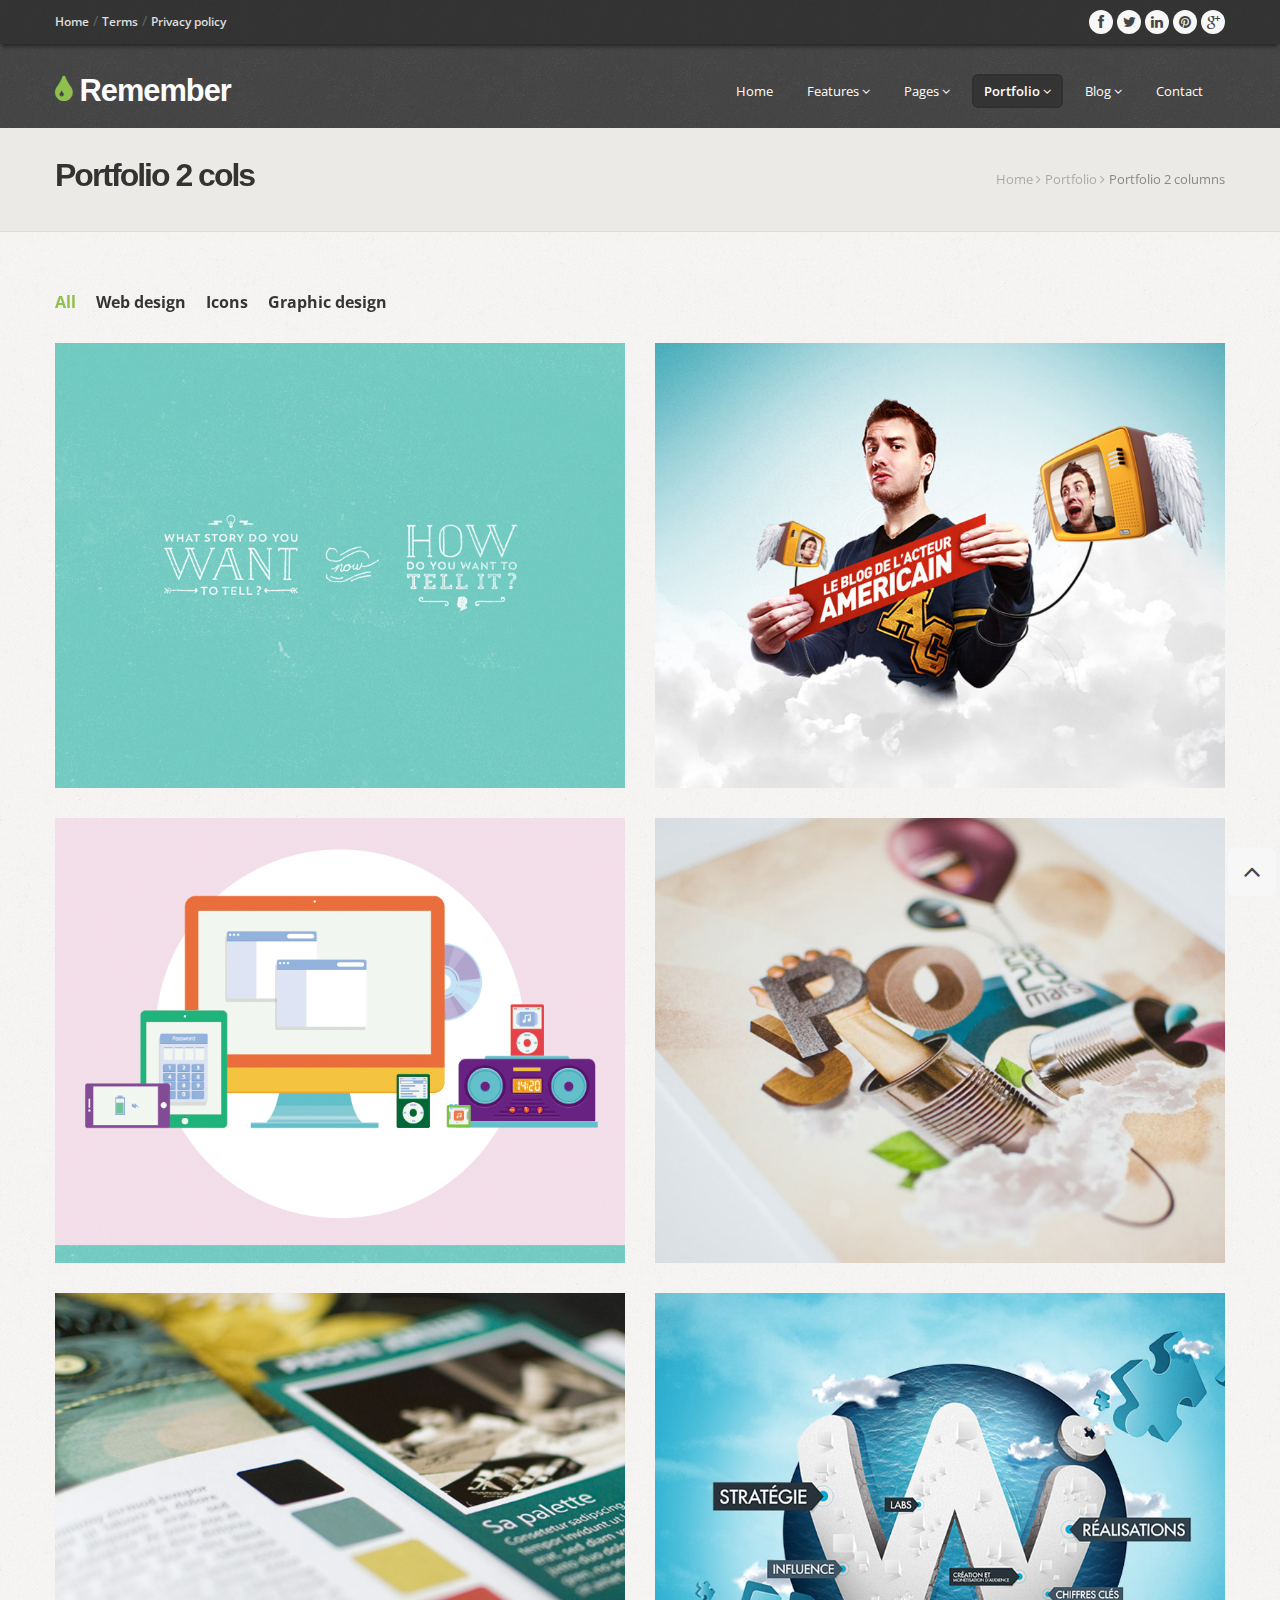
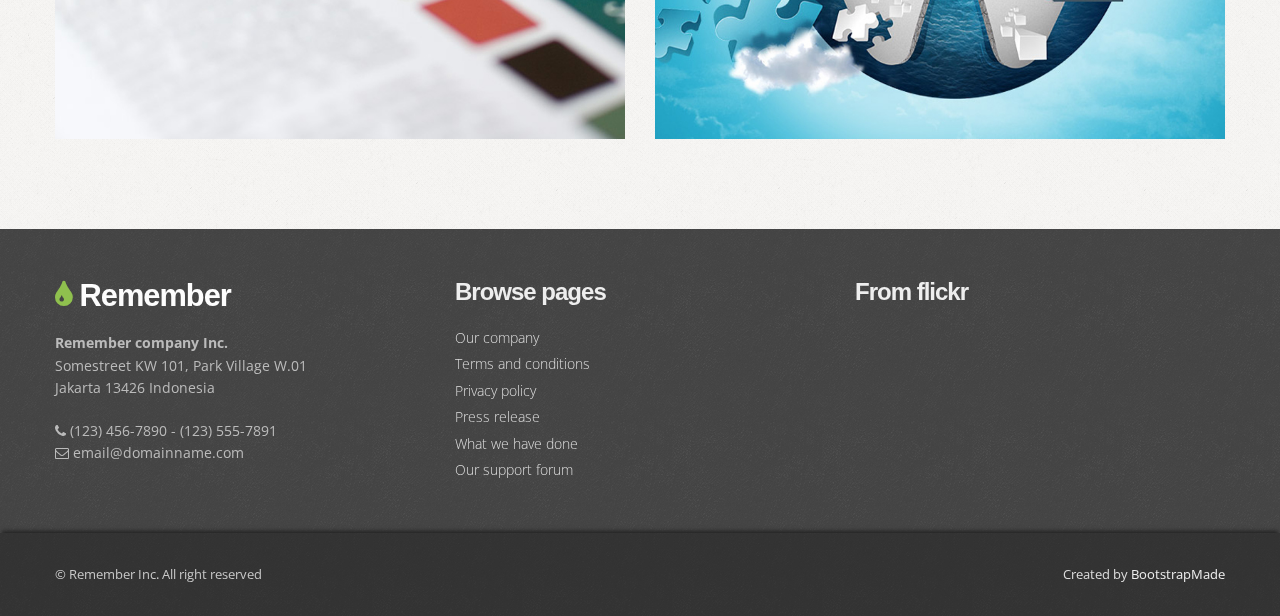
<file: fitso_web/portfolio-2cols.html>
<!DOCTYPE html>
<html lang="en">

<head>
  <meta charset="utf-8">
  <title>Remember - Multipurpose bootstrap site template</title>
  <meta name="viewport" content="width=device-width, initial-scale=1.0" />
  <meta name="description" content="Your page description here" />
  <meta name="author" content="" />

  <!-- css -->
  <link href="css/bootstrap.css" rel="stylesheet" />
  <link href="css/bootstrap-responsive.css" rel="stylesheet" />
  <link href="css/prettyPhoto.css" rel="stylesheet" />
  <link href="https://fonts.googleapis.com/css?family=Open+Sans:300,400,600,700" rel="stylesheet">
  <link href="css/style.css" rel="stylesheet">

  <!-- Theme skin -->
  <link id="t-colors" href="color/default.css" rel="stylesheet" />

  <!-- Fav and touch icons -->
  <link rel="apple-touch-icon-precomposed" sizes="144x144" href="ico/apple-touch-icon-144-precomposed.png" />
  <link rel="apple-touch-icon-precomposed" sizes="114x114" href="ico/apple-touch-icon-114-precomposed.png" />
  <link rel="apple-touch-icon-precomposed" sizes="72x72" href="ico/apple-touch-icon-72-precomposed.png" />
  <link rel="apple-touch-icon-precomposed" href="ico/apple-touch-icon-57-precomposed.png" />
  <link rel="shortcut icon" href="ico/favicon.png" />

  <!-- =======================================================
    Theme Name: Remember
    Theme URL: https://bootstrapmade.com/remember-free-multipurpose-bootstrap-template/
    Author: BootstrapMade.com
    Author URL: https://bootstrapmade.com
  ======================================================= -->
</head>

<body>

  <div id="wrapper">
    <!-- start header -->
    <header>
      <div class="top">
        <div class="container">
          <div class="row">
            <div class="span6">
              <ul class="topmenu">
                <li><a href="#">Home</a> &#47;</li>
                <li><a href="#">Terms</a> &#47;</li>
                <li><a href="#">Privacy policy</a></li>
              </ul>
            </div>
            <div class="span6">

              <ul class="social-network">
                <li><a href="#" data-placement="bottom" title="Facebook"><i class="icon-circled icon-bglight icon-facebook"></i></a></li>
                <li><a href="#" data-placement="bottom" title="Twitter"><i class="icon-circled icon-bglight icon-twitter"></i></a></li>
                <li><a href="#" data-placement="bottom" title="Linkedin"><i class="icon-circled icon-linkedin icon-bglight"></i></a></li>
                <li><a href="#" data-placement="bottom" title="Pinterest"><i class="icon-circled icon-pinterest  icon-bglight"></i></a></li>
                <li><a href="#" data-placement="bottom" title="Google +"><i class="icon-circled icon-google-plus icon-bglight"></i></a></li>
              </ul>

            </div>
          </div>
        </div>
      </div>
      <div class="container">


        <div class="row nomargin">
          <div class="span4">
            <div class="logo">
              <h1><a href="index.html"><i class="icon-tint"></i> Remember</a></h1>
            </div>
          </div>
          <div class="span8">
            <div class="navbar navbar-static-top">
              <div class="navigation">
                <nav>
                  <ul class="nav topnav">
                    <li><a href="index.html">Home</a></li>
                    <li class="dropdown">
                      <a href="#">Features <i class="icon-angle-down"></i></a>
                      <ul class="dropdown-menu">
                        <li><a href="typography.html">Typography</a></li>
                        <li><a href="components.html">Components</a></li>
                        <li><a href="icons.html">Icons</a></li>
                        <li><a href="icon-variations.html">Icon variations</a></li>

                      </ul>
                    </li>
                    <li class="dropdown">
                      <a href="#">Pages <i class="icon-angle-down"></i></a>
                      <ul class="dropdown-menu">
                        <li><a href="about.html">About us</a></li>
                        <li><a href="pricingbox.html">Pricing boxes</a></li>
                        <li><a href="testimonials.html">Testimonials</a></li>
                        <li><a href="404.html">404</a></li>
                      </ul>
                    </li>
                    <li class="dropdown active">
                      <a href="#">Portfolio <i class="icon-angle-down"></i></a>
                      <ul class="dropdown-menu">
                        <li><a href="portfolio-2cols.html">Portfolio 2 columns</a></li>
                        <li><a href="portfolio-3cols.html">Portfolio 3 columns</a></li>
                        <li><a href="portfolio-4cols.html">Portfolio 4 columns</a></li>
                        <li><a href="portfolio-detail.html">Portfolio detail</a></li>
                      </ul>
                    </li>
                    <li class="dropdown">
                      <a href="#">Blog <i class="icon-angle-down"></i></a>
                      <ul class="dropdown-menu">
                        <li><a href="blog-left-sidebar.html">Blog left sidebar</a></li>
                        <li><a href="blog-right-sidebar.html">Blog right sidebar</a></li>
                        <li><a href="post-left-sidebar.html">Post left sidebar</a></li>
                        <li><a href="post-right-sidebar.html">Post right sidebar</a></li>
                      </ul>
                    </li>
                    <li>
                      <a href="contact.html">Contact </a>
                    </li>
                  </ul>
                </nav>
              </div>
              <!-- end navigation -->
            </div>
          </div>
        </div>
      </div>
    </header>
    <!-- end header -->

    <section id="inner-headline">
      <div class="container">
        <div class="row">
          <div class="span4">
            <div class="inner-heading">
              <h2>Portfolio 2 cols</h2>
            </div>
          </div>
          <div class="span8">
            <ul class="breadcrumb">
              <li><a href="index.html">Home</a> <i class="icon-angle-right"></i></li>
              <li><a href="#">Portfolio</a> <i class="icon-angle-right"></i></li>
              <li class="active">Portfolio 2 columns</li>
            </ul>
          </div>
        </div>
      </div>
    </section>

    <section id="content">
      <div class="container">
        <div class="row">
          <div class="span12">
            <ul class="portfolio-categ filter">
              <li class="all active"><a href="#">All</a></li>
              <li class="web"><a href="#" title="">Web design</a></li>
              <li class="icon"><a href="#" title="">Icons</a></li>
              <li class="graphic"><a href="#" title="">Graphic design</a></li>
            </ul>

            <div class="clearfix"></div>
            <div class="row">
              <section id="projects">
                <ul id="thumbs" class="grid cs-style-3 portfolio">

                  <!-- Item Project and Filter Name -->
                  <li class="item-thumbs span6 design" data-id="id-0" data-type="web">
                    <div class="item">
                      <figure>
                        <div><img src="img/dummies/works/1.jpg" alt=""></div>
                        <figcaption>
                          <h3>Portfolio name</h3>
                          <p>
                            <a href="img/dummies/works/big.png" data-pretty="prettyPhoto[gallery1]" title="Portfolio caption here"><i class="icon-zoom-in icon-circled icon-bglight icon-2x active"></i></a>
                            <a href="#"><i class="icon-file icon-circled icon-bglight icon-2x active"></i></a>
                          </p>
                        </figcaption>
                      </figure>
                    </div>
                  </li>
                  <!-- End Item Project -->

                  <!-- Item Project and Filter Name -->
                  <li class="item-thumbs span6 design" data-id="id-1" data-type="icon">
                    <div class="item">
                      <figure>
                        <div><img src="img/dummies/works/2.jpg" alt=""></div>
                        <figcaption>
                          <h3>Portfolio name</h3>
                          <p>
                            <a href="img/dummies/works/big.png" data-pretty="prettyPhoto[gallery1]" title="Portfolio caption here"><i class="icon-zoom-in icon-circled icon-bglight icon-2x active"></i></a>
                            <a href="#"><i class="icon-file icon-circled icon-bglight icon-2x active"></i></a>
                          </p>
                        </figcaption>
                      </figure>
                    </div>
                  </li>
                  <!-- End Item Project -->

                  <!-- Item Project and Filter Name -->
                  <li class="item-thumbs span6 photography" data-id="id-2" data-type="graphic">
                    <div class="item">
                      <figure>
                        <div><img src="img/dummies/works/3.jpg" alt=""></div>
                        <figcaption>
                          <h3>Portfolio name</h3>
                          <p>
                            <a href="img/dummies/works/big.png" data-pretty="prettyPhoto[gallery1]" title="Portfolio caption here"><i class="icon-zoom-in icon-circled icon-bglight icon-2x active"></i></a>
                            <a href="#"><i class="icon-file icon-circled icon-bglight icon-2x active"></i></a>
                          </p>
                        </figcaption>
                      </figure>
                    </div>
                  </li>
                  <!-- End Item Project -->

                  <!-- Item Project and Filter Name -->
                  <li class="item-thumbs span6 design" data-id="id-0" data-type="web">
                    <div class="item">
                      <figure>
                        <div><img src="img/dummies/works/4.jpg" alt=""></div>
                        <figcaption>
                          <h3>Portfolio name</h3>
                          <p>
                            <a href="img/dummies/works/big.png" data-pretty="prettyPhoto[gallery1]" title="Portfolio caption here"><i class="icon-zoom-in icon-circled icon-bglight icon-2x active"></i></a>
                            <a href="#"><i class="icon-file icon-circled icon-bglight icon-2x active"></i></a>
                          </p>
                        </figcaption>
                      </figure>
                    </div>
                  </li>
                  <!-- End Item Project -->

                  <!-- Item Project and Filter Name -->
                  <li class="item-thumbs span6 photography" data-id="id-4" data-type="web">
                    <div class="item">
                      <figure>
                        <div><img src="img/dummies/works/5.jpg" alt=""></div>
                        <figcaption>
                          <h3>Portfolio name</h3>
                          <p>
                            <a href="img/dummies/works/big.png" data-pretty="prettyPhoto[gallery1]" title="Portfolio caption here"><i class="icon-zoom-in icon-circled icon-bglight icon-2x active"></i></a>
                            <a href="#"><i class="icon-file icon-circled icon-bglight icon-2x active"></i></a>
                          </p>
                        </figcaption>
                      </figure>
                    </div>
                  </li>
                  <!-- End Item Project -->

                  <!-- Item Project and Filter Name -->
                  <li class="item-thumbs span6 photography" data-id="id-5" data-type="icon">
                    <div class="item">
                      <figure>
                        <div><img src="img/dummies/works/6.jpg" alt=""></div>
                        <figcaption>
                          <h3>Portfolio name</h3>
                          <p>
                            <a href="img/dummies/works/big.png" data-pretty="prettyPhoto[gallery1]" title="Portfolio caption here"><i class="icon-zoom-in icon-circled icon-bglight icon-2x active"></i></a>
                            <a href="#"><i class="icon-file icon-circled icon-bglight icon-2x active"></i></a>
                          </p>
                        </figcaption>
                      </figure>
                    </div>
                  </li>
                  <!-- End Item Project -->
                </ul>
              </section>

            </div>
          </div>
        </div>
      </div>
    </section>

    <footer>
      <div class="container">
        <div class="row">
          <div class="span4">
            <div class="widget">
              <div class="footer_logo">
                <h3><a href="index.html"><i class="icon-tint"></i> Remember</a></h3>
              </div>
              <address>
							  <strong>Remember company Inc.</strong><br>
  							Somestreet KW 101, Park Village W.01<br>
  							Jakarta 13426 Indonesia
  						</address>
              <p>
                <i class="icon-phone"></i> (123) 456-7890 - (123) 555-7891 <br>
                <i class="icon-envelope-alt"></i> email@domainname.com
              </p>
            </div>
          </div>
          <div class="span4">
            <div class="widget">
              <h5 class="widgetheading">Browse pages</h5>
              <ul class="link-list">
                <li><a href="#">Our company</a></li>
                <li><a href="#">Terms and conditions</a></li>
                <li><a href="#">Privacy policy</a></li>
                <li><a href="#">Press release</a></li>
                <li><a href="#">What we have done</a></li>
                <li><a href="#">Our support forum</a></li>
              </ul>

            </div>
          </div>
          <div class="span4">
            <div class="widget">
              <h5 class="widgetheading">From flickr</h5>
              <div class="flickr_badge">
                <script type="text/javascript" src="http://www.flickr.com/badge_code_v2.gne?count=8&amp;display=random&amp;size=s&amp;layout=x&amp;source=user&amp;user=34178660@N03"></script>
              </div>
              <div class="clear"></div>
            </div>
          </div>
        </div>
      </div>
      <div id="sub-footer">
        <div class="container">
          <div class="row">
            <div class="span6">
              <div class="copyright">
                <p><span>&copy; Remember Inc. All right reserved</span></p>
              </div>

            </div>

            <div class="span6">
              <div class="credits">
                <!--
                  All the links in the footer should remain intact.
                  You can delete the links only if you purchased the pro version.
                  Licensing information: https://bootstrapmade.com/license/
                  Purchase the pro version with working PHP/AJAX contact form: https://bootstrapmade.com/buy/?theme=Remember
                -->
                Created by <a href="https://bootstrapmade.com/">BootstrapMade</a>
              </div>
            </div>
          </div>
        </div>
      </div>
    </footer>
  </div>
  <a href="#" class="scrollup"><i class="icon-angle-up icon-rounded icon-bglight icon-2x"></i></a>

  <!-- javascript
    ================================================== -->
  <!-- Placed at the end of the document so the pages load faster -->
  <script src="js/jquery.js"></script>
  <script src="js/jquery.easing.1.3.js"></script>
  <script src="js/bootstrap.js"></script>
  <script src="js/modernizr.custom.js"></script>
  <script src="js/toucheffects.js"></script>
  <script src="js/google-code-prettify/prettify.js"></script>
  <script src="js/jquery.prettyPhoto.js"></script>
  <script src="js/portfolio/jquery.quicksand.js"></script>
  <script src="js/portfolio/setting.js"></script>
  <script src="js/animate.js"></script>

  <!-- Template Custom JavaScript File -->
  <script src="js/custom.js"></script>


</body>

</html>
</file>
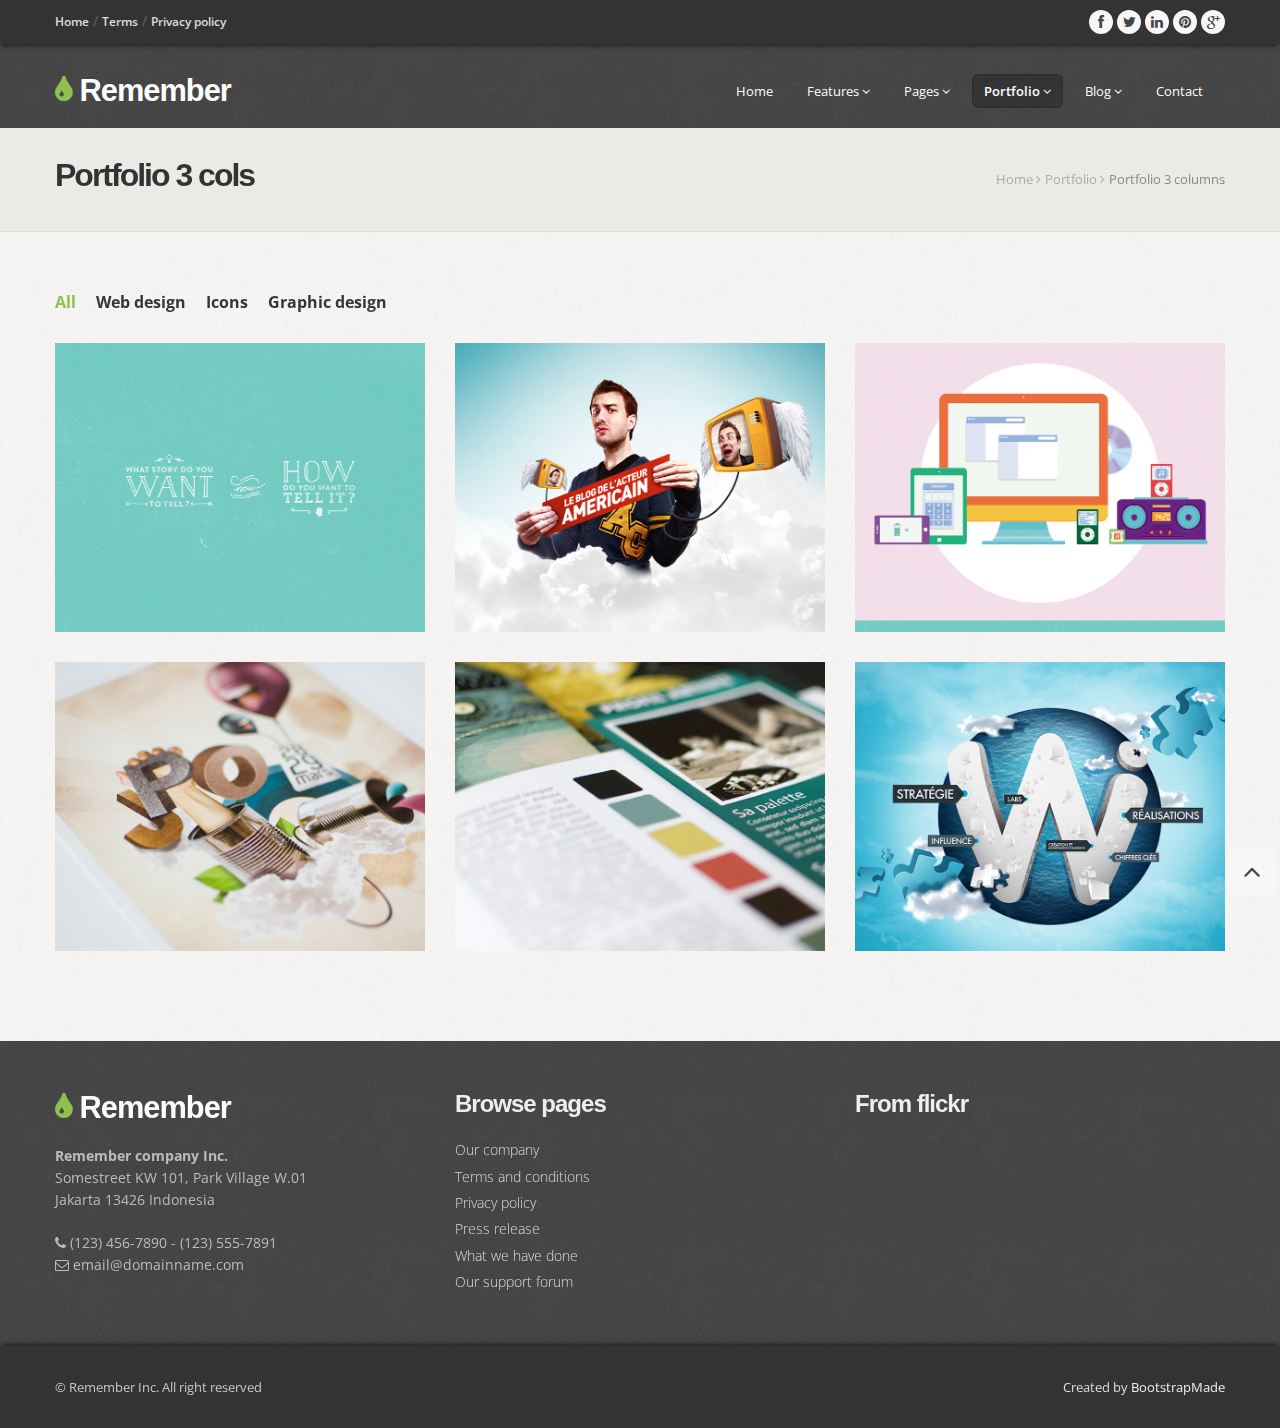
<file: fitso_web/portfolio-3cols.html>
<!DOCTYPE html>
<html lang="en">

<head>
  <meta charset="utf-8">
  <title>Remember - Multipurpose bootstrap site template</title>
  <meta name="viewport" content="width=device-width, initial-scale=1.0" />
  <meta name="description" content="Your page description here" />
  <meta name="author" content="" />

  <!-- css -->
  <link href="css/bootstrap.css" rel="stylesheet" />
  <link href="css/bootstrap-responsive.css" rel="stylesheet" />
  <link href="css/prettyPhoto.css" rel="stylesheet" />
  <link href="https://fonts.googleapis.com/css?family=Open+Sans:300,400,600,700" rel="stylesheet">
  <link href="css/style.css" rel="stylesheet">

  <!-- Theme skin -->
  <link id="t-colors" href="color/default.css" rel="stylesheet" />

  <!-- Fav and touch icons -->
  <link rel="apple-touch-icon-precomposed" sizes="144x144" href="ico/apple-touch-icon-144-precomposed.png" />
  <link rel="apple-touch-icon-precomposed" sizes="114x114" href="ico/apple-touch-icon-114-precomposed.png" />
  <link rel="apple-touch-icon-precomposed" sizes="72x72" href="ico/apple-touch-icon-72-precomposed.png" />
  <link rel="apple-touch-icon-precomposed" href="ico/apple-touch-icon-57-precomposed.png" />
  <link rel="shortcut icon" href="ico/favicon.png" />

  <!-- =======================================================
    Theme Name: Remember
    Theme URL: https://bootstrapmade.com/remember-free-multipurpose-bootstrap-template/
    Author: BootstrapMade.com
    Author URL: https://bootstrapmade.com
  ======================================================= -->
</head>

<body>

  <div id="wrapper">
    <!-- start header -->
    <header>
      <div class="top">
        <div class="container">
          <div class="row">
            <div class="span6">
              <ul class="topmenu">
                <li><a href="#">Home</a> &#47;</li>
                <li><a href="#">Terms</a> &#47;</li>
                <li><a href="#">Privacy policy</a></li>
              </ul>
            </div>
            <div class="span6">

              <ul class="social-network">
                <li><a href="#" data-placement="bottom" title="Facebook"><i class="icon-circled icon-bglight icon-facebook"></i></a></li>
                <li><a href="#" data-placement="bottom" title="Twitter"><i class="icon-circled icon-bglight icon-twitter"></i></a></li>
                <li><a href="#" data-placement="bottom" title="Linkedin"><i class="icon-circled icon-linkedin icon-bglight"></i></a></li>
                <li><a href="#" data-placement="bottom" title="Pinterest"><i class="icon-circled icon-pinterest  icon-bglight"></i></a></li>
                <li><a href="#" data-placement="bottom" title="Google +"><i class="icon-circled icon-google-plus icon-bglight"></i></a></li>
              </ul>

            </div>
          </div>
        </div>
      </div>
      <div class="container">


        <div class="row nomargin">
          <div class="span4">
            <div class="logo">
              <h1><a href="index.html"><i class="icon-tint"></i> Remember</a></h1>
            </div>
          </div>
          <div class="span8">
            <div class="navbar navbar-static-top">
              <div class="navigation">
                <nav>
                  <ul class="nav topnav">
                    <li><a href="index.html">Home</a></li>
                    <li class="dropdown">
                      <a href="#">Features <i class="icon-angle-down"></i></a>
                      <ul class="dropdown-menu">
                        <li><a href="typography.html">Typography</a></li>
                        <li><a href="components.html">Components</a></li>
                        <li><a href="icons.html">Icons</a></li>
                        <li><a href="icon-variations.html">Icon variations</a></li>

                      </ul>
                    </li>
                    <li class="dropdown">
                      <a href="#">Pages <i class="icon-angle-down"></i></a>
                      <ul class="dropdown-menu">
                        <li><a href="about.html">About us</a></li>
                        <li><a href="pricingbox.html">Pricing boxes</a></li>
                        <li><a href="testimonials.html">Testimonials</a></li>
                        <li><a href="404.html">404</a></li>
                      </ul>
                    </li>
                    <li class="dropdown active">
                      <a href="#">Portfolio <i class="icon-angle-down"></i></a>
                      <ul class="dropdown-menu">
                        <li><a href="portfolio-2cols.html">Portfolio 2 columns</a></li>
                        <li><a href="portfolio-3cols.html">Portfolio 3 columns</a></li>
                        <li><a href="portfolio-4cols.html">Portfolio 4 columns</a></li>
                        <li><a href="portfolio-detail.html">Portfolio detail</a></li>
                      </ul>
                    </li>
                    <li class="dropdown">
                      <a href="#">Blog <i class="icon-angle-down"></i></a>
                      <ul class="dropdown-menu">
                        <li><a href="blog-left-sidebar.html">Blog left sidebar</a></li>
                        <li><a href="blog-right-sidebar.html">Blog right sidebar</a></li>
                        <li><a href="post-left-sidebar.html">Post left sidebar</a></li>
                        <li><a href="post-right-sidebar.html">Post right sidebar</a></li>
                      </ul>
                    </li>
                    <li>
                      <a href="contact.html">Contact </a>
                    </li>
                  </ul>
                </nav>
              </div>
              <!-- end navigation -->
            </div>
          </div>
        </div>
      </div>
    </header>
    <!-- end header -->

    <section id="inner-headline">
      <div class="container">
        <div class="row">
          <div class="span4">
            <div class="inner-heading">
              <h2>Portfolio 3 cols</h2>
            </div>
          </div>
          <div class="span8">
            <ul class="breadcrumb">
              <li><a href="index.html">Home</a> <i class="icon-angle-right"></i></li>
              <li><a href="#">Portfolio</a> <i class="icon-angle-right"></i></li>
              <li class="active">Portfolio 3 columns</li>
            </ul>
          </div>
        </div>
      </div>
    </section>

    <section id="content">
      <div class="container">
        <div class="row">
          <div class="span12">
            <ul class="portfolio-categ filter">
              <li class="all active"><a href="#">All</a></li>
              <li class="web"><a href="#" title="">Web design</a></li>
              <li class="icon"><a href="#" title="">Icons</a></li>
              <li class="graphic"><a href="#" title="">Graphic design</a></li>
            </ul>

            <div class="clearfix"></div>
            <div class="row">
              <section id="projects">
                <ul id="thumbs" class="grid cs-style-3 portfolio">

                  <!-- Item Project and Filter Name -->
                  <li class="item-thumbs span4 design" data-id="id-0" data-type="web">
                    <div class="item">
                      <figure>
                        <div><img src="img/dummies/works/1.jpg" alt=""></div>
                        <figcaption>
                          <h3>Portfolio name</h3>
                          <p>
                            <a href="img/dummies/works/big.png" data-pretty="prettyPhoto[gallery1]" title="Portfolio caption here"><i class="icon-zoom-in icon-circled icon-bglight icon-2x active"></i></a>
                            <a href="#"><i class="icon-file icon-circled icon-bglight icon-2x active"></i></a>
                          </p>
                        </figcaption>
                      </figure>
                    </div>
                  </li>
                  <!-- End Item Project -->

                  <!-- Item Project and Filter Name -->
                  <li class="item-thumbs span4 design" data-id="id-1" data-type="icon">
                    <div class="item">
                      <figure>
                        <div><img src="img/dummies/works/2.jpg" alt=""></div>
                        <figcaption>
                          <h3>Portfolio name</h3>
                          <p>
                            <a href="img/dummies/works/big.png" data-pretty="prettyPhoto[gallery1]" title="Portfolio caption here"><i class="icon-zoom-in icon-circled icon-bglight icon-2x active"></i></a>
                            <a href="#"><i class="icon-file icon-circled icon-bglight icon-2x active"></i></a>
                          </p>
                        </figcaption>
                      </figure>
                    </div>
                  </li>
                  <!-- End Item Project -->

                  <!-- Item Project and Filter Name -->
                  <li class="item-thumbs span4 photography" data-id="id-2" data-type="graphic">
                    <div class="item">
                      <figure>
                        <div><img src="img/dummies/works/3.jpg" alt=""></div>
                        <figcaption>
                          <h3>Portfolio name</h3>
                          <p>
                            <a href="img/dummies/works/big.png" data-pretty="prettyPhoto[gallery1]" title="Portfolio caption here"><i class="icon-zoom-in icon-circled icon-bglight icon-2x active"></i></a>
                            <a href="#"><i class="icon-file icon-circled icon-bglight icon-2x active"></i></a>
                          </p>
                        </figcaption>
                      </figure>
                    </div>
                  </li>
                  <!-- End Item Project -->

                  <!-- Item Project and Filter Name -->
                  <li class="item-thumbs span4 design" data-id="id-0" data-type="web">
                    <div class="item">
                      <figure>
                        <div><img src="img/dummies/works/4.jpg" alt=""></div>
                        <figcaption>
                          <h3>Portfolio name</h3>
                          <p>
                            <a href="img/dummies/works/big.png" data-pretty="prettyPhoto[gallery1]" title="Portfolio caption here"><i class="icon-zoom-in icon-circled icon-bglight icon-2x active"></i></a>
                            <a href="#"><i class="icon-file icon-circled icon-bglight icon-2x active"></i></a>
                          </p>
                        </figcaption>
                      </figure>
                    </div>
                  </li>
                  <!-- End Item Project -->

                  <!-- Item Project and Filter Name -->
                  <li class="item-thumbs span4 photography" data-id="id-4" data-type="web">
                    <div class="item">
                      <figure>
                        <div><img src="img/dummies/works/5.jpg" alt=""></div>
                        <figcaption>
                          <h3>Portfolio name</h3>
                          <p>
                            <a href="img/dummies/works/big.png" data-pretty="prettyPhoto[gallery1]" title="Portfolio caption here"><i class="icon-zoom-in icon-circled icon-bglight icon-2x active"></i></a>
                            <a href="#"><i class="icon-file icon-circled icon-bglight icon-2x active"></i></a>
                          </p>
                        </figcaption>
                      </figure>
                    </div>
                  </li>
                  <!-- End Item Project -->

                  <!-- Item Project and Filter Name -->
                  <li class="item-thumbs span4 photography" data-id="id-5" data-type="icon">
                    <div class="item">
                      <figure>
                        <div><img src="img/dummies/works/6.jpg" alt=""></div>
                        <figcaption>
                          <h3>Portfolio name</h3>
                          <p>
                            <a href="img/dummies/works/big.png" data-pretty="prettyPhoto[gallery1]" title="Portfolio caption here"><i class="icon-zoom-in icon-circled icon-bglight icon-2x active"></i></a>
                            <a href="#"><i class="icon-file icon-circled icon-bglight icon-2x active"></i></a>
                          </p>
                        </figcaption>
                      </figure>
                    </div>
                  </li>
                  <!-- End Item Project -->
                </ul>
              </section>

            </div>
          </div>
        </div>
      </div>
    </section>

    <footer>
      <div class="container">
        <div class="row">
          <div class="span4">
            <div class="widget">
              <div class="footer_logo">
                <h3><a href="index.html"><i class="icon-tint"></i> Remember</a></h3>
              </div>
              <address>
							  <strong>Remember company Inc.</strong><br>
  							Somestreet KW 101, Park Village W.01<br>
  							Jakarta 13426 Indonesia
  						</address>
              <p>
                <i class="icon-phone"></i> (123) 456-7890 - (123) 555-7891 <br>
                <i class="icon-envelope-alt"></i> email@domainname.com
              </p>
            </div>
          </div>
          <div class="span4">
            <div class="widget">
              <h5 class="widgetheading">Browse pages</h5>
              <ul class="link-list">
                <li><a href="#">Our company</a></li>
                <li><a href="#">Terms and conditions</a></li>
                <li><a href="#">Privacy policy</a></li>
                <li><a href="#">Press release</a></li>
                <li><a href="#">What we have done</a></li>
                <li><a href="#">Our support forum</a></li>
              </ul>

            </div>
          </div>
          <div class="span4">
            <div class="widget">
              <h5 class="widgetheading">From flickr</h5>
              <div class="flickr_badge">
                <script type="text/javascript" src="http://www.flickr.com/badge_code_v2.gne?count=8&amp;display=random&amp;size=s&amp;layout=x&amp;source=user&amp;user=34178660@N03"></script>
              </div>
              <div class="clear"></div>
            </div>
          </div>
        </div>
      </div>
      <div id="sub-footer">
        <div class="container">
          <div class="row">
            <div class="span6">
              <div class="copyright">
                <p><span>&copy; Remember Inc. All right reserved</span></p>
              </div>

            </div>

            <div class="span6">
              <div class="credits">
                <!--
                  All the links in the footer should remain intact.
                  You can delete the links only if you purchased the pro version.
                  Licensing information: https://bootstrapmade.com/license/
                  Purchase the pro version with working PHP/AJAX contact form: https://bootstrapmade.com/buy/?theme=Remember
                -->
                Created by <a href="https://bootstrapmade.com/">BootstrapMade</a>
              </div>
            </div>
          </div>
        </div>
      </div>
    </footer>
  </div>
  <a href="#" class="scrollup"><i class="icon-angle-up icon-rounded icon-bglight icon-2x"></i></a>

  <!-- javascript
    ================================================== -->
  <!-- Placed at the end of the document so the pages load faster -->
  <script src="js/jquery.js"></script>
  <script src="js/jquery.easing.1.3.js"></script>
  <script src="js/bootstrap.js"></script>
  <script src="js/modernizr.custom.js"></script>
  <script src="js/toucheffects.js"></script>
  <script src="js/google-code-prettify/prettify.js"></script>
  <script src="js/jquery.prettyPhoto.js"></script>
  <script src="js/portfolio/jquery.quicksand.js"></script>
  <script src="js/portfolio/setting.js"></script>
  <script src="js/animate.js"></script>

  <!-- Template Custom JavaScript File -->
  <script src="js/custom.js"></script>

</body>

</html>
</file>
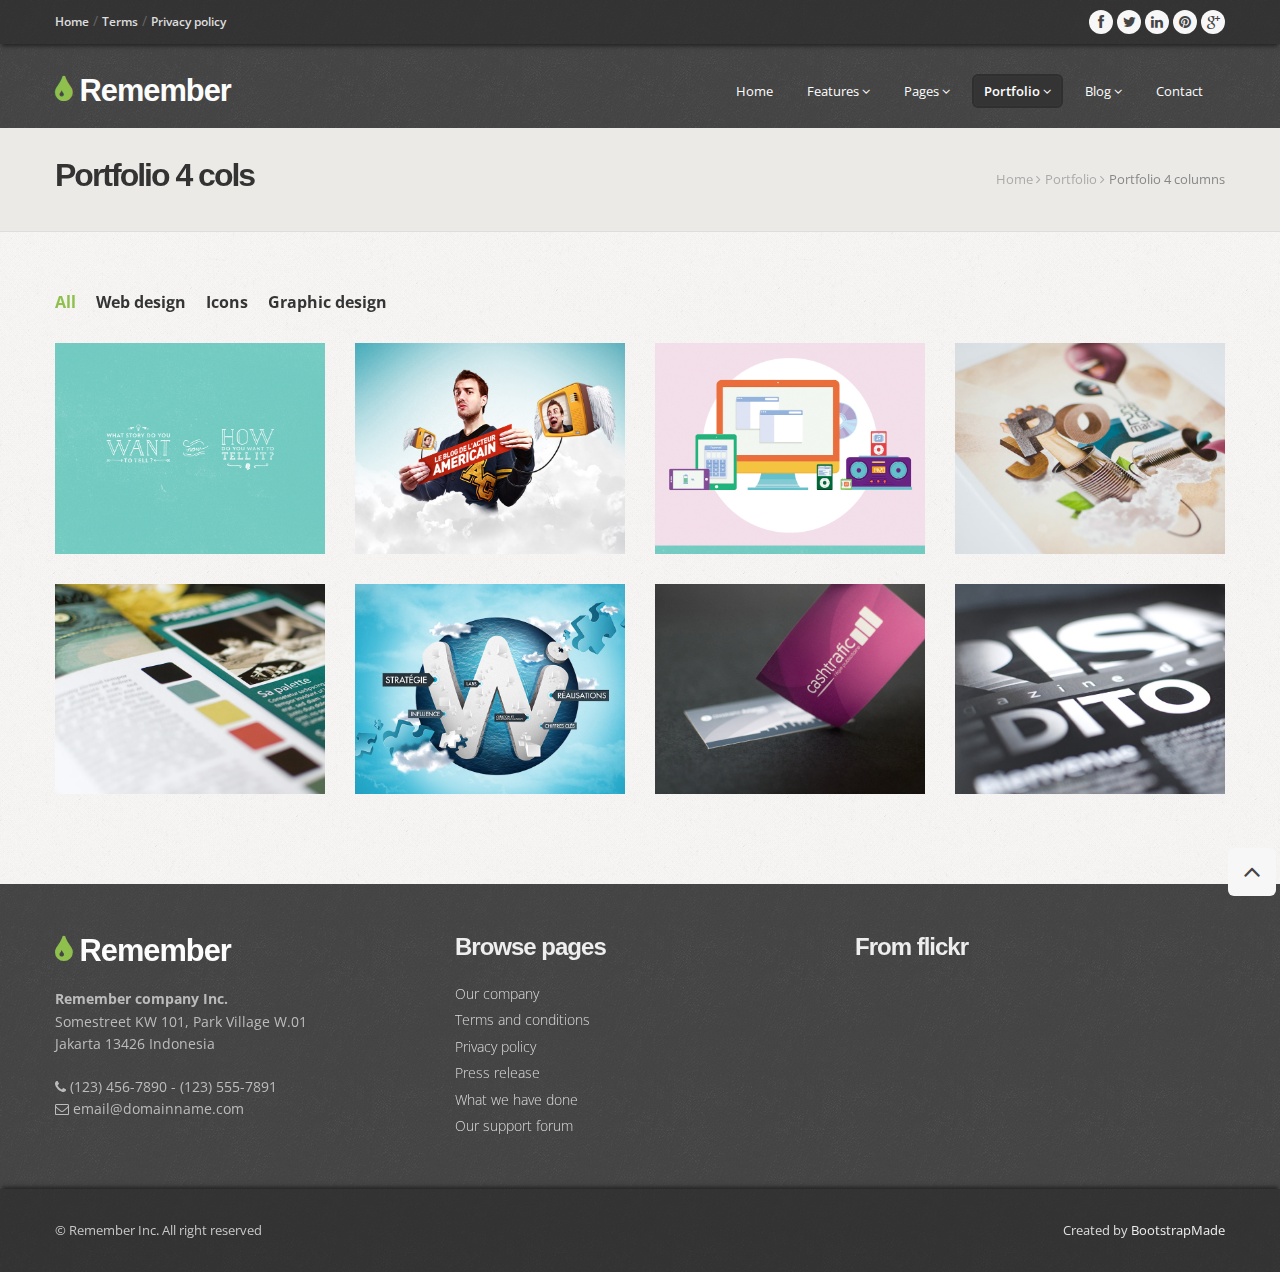
<file: fitso_web/portfolio-4cols.html>
<!DOCTYPE html>
<html lang="en">

<head>
  <meta charset="utf-8">
  <title>Remember - Multipurpose bootstrap site template</title>
  <meta name="viewport" content="width=device-width, initial-scale=1.0" />
  <meta name="description" content="Your page description here" />
  <meta name="author" content="" />

  <!-- css -->
  <link href="css/bootstrap.css" rel="stylesheet" />
  <link href="css/bootstrap-responsive.css" rel="stylesheet" />
  <link href="css/prettyPhoto.css" rel="stylesheet" />
  <link href="https://fonts.googleapis.com/css?family=Open+Sans:300,400,600,700" rel="stylesheet">
  <link href="css/style.css" rel="stylesheet">

  <!-- Theme skin -->
  <link id="t-colors" href="color/default.css" rel="stylesheet" />

  <!-- Fav and touch icons -->
  <link rel="apple-touch-icon-precomposed" sizes="144x144" href="ico/apple-touch-icon-144-precomposed.png" />
  <link rel="apple-touch-icon-precomposed" sizes="114x114" href="ico/apple-touch-icon-114-precomposed.png" />
  <link rel="apple-touch-icon-precomposed" sizes="72x72" href="ico/apple-touch-icon-72-precomposed.png" />
  <link rel="apple-touch-icon-precomposed" href="ico/apple-touch-icon-57-precomposed.png" />
  <link rel="shortcut icon" href="ico/favicon.png" />

    <!-- =======================================================
      Theme Name: Remember
      Theme URL: https://bootstrapmade.com/remember-free-multipurpose-bootstrap-template/
      Author: BootstrapMade.com
      Author URL: https://bootstrapmade.com
      ======================================================= -->
</head>

<body>

  <div id="wrapper">
    <!-- start header -->
    <header>
      <div class="top">
        <div class="container">
          <div class="row">
            <div class="span6">
              <ul class="topmenu">
                <li><a href="#">Home</a> &#47;</li>
                <li><a href="#">Terms</a> &#47;</li>
                <li><a href="#">Privacy policy</a></li>
              </ul>
            </div>
            <div class="span6">

              <ul class="social-network">
                <li><a href="#" data-placement="bottom" title="Facebook"><i class="icon-circled icon-bglight icon-facebook"></i></a></li>
                <li><a href="#" data-placement="bottom" title="Twitter"><i class="icon-circled icon-bglight icon-twitter"></i></a></li>
                <li><a href="#" data-placement="bottom" title="Linkedin"><i class="icon-circled icon-linkedin icon-bglight"></i></a></li>
                <li><a href="#" data-placement="bottom" title="Pinterest"><i class="icon-circled icon-pinterest  icon-bglight"></i></a></li>
                <li><a href="#" data-placement="bottom" title="Google +"><i class="icon-circled icon-google-plus icon-bglight"></i></a></li>
              </ul>

            </div>
          </div>
        </div>
      </div>
      <div class="container">


        <div class="row nomargin">
          <div class="span4">
            <div class="logo">
              <h1><a href="index.html"><i class="icon-tint"></i> Remember</a></h1>
            </div>
          </div>
          <div class="span8">
            <div class="navbar navbar-static-top">
              <div class="navigation">
                <nav>
                  <ul class="nav topnav">
                    <li><a href="index.html">Home</a></li>
                    <li class="dropdown">
                      <a href="#">Features <i class="icon-angle-down"></i></a>
                      <ul class="dropdown-menu">
                        <li><a href="typography.html">Typography</a></li>
                        <li><a href="components.html">Components</a></li>
                        <li><a href="icons.html">Icons</a></li>
                        <li><a href="icon-variations.html">Icon variations</a></li>

                      </ul>
                    </li>
                    <li class="dropdown">
                      <a href="#">Pages <i class="icon-angle-down"></i></a>
                      <ul class="dropdown-menu">
                        <li><a href="about.html">About us</a></li>
                        <li><a href="pricingbox.html">Pricing boxes</a></li>
                        <li><a href="testimonials.html">Testimonials</a></li>
                        <li><a href="404.html">404</a></li>
                      </ul>
                    </li>
                    <li class="dropdown active">
                      <a href="#">Portfolio <i class="icon-angle-down"></i></a>
                      <ul class="dropdown-menu">
                        <li><a href="portfolio-2cols.html">Portfolio 2 columns</a></li>
                        <li><a href="portfolio-3cols.html">Portfolio 3 columns</a></li>
                        <li><a href="portfolio-4cols.html">Portfolio 4 columns</a></li>
                        <li><a href="portfolio-detail.html">Portfolio detail</a></li>
                      </ul>
                    </li>
                    <li class="dropdown">
                      <a href="#">Blog <i class="icon-angle-down"></i></a>
                      <ul class="dropdown-menu">
                        <li><a href="blog-left-sidebar.html">Blog left sidebar</a></li>
                        <li><a href="blog-right-sidebar.html">Blog right sidebar</a></li>
                        <li><a href="post-left-sidebar.html">Post left sidebar</a></li>
                        <li><a href="post-right-sidebar.html">Post right sidebar</a></li>
                      </ul>
                    </li>
                    <li>
                      <a href="contact.html">Contact </a>
                    </li>
                  </ul>
                </nav>
              </div>
              <!-- end navigation -->
            </div>
          </div>
        </div>
      </div>
    </header>
    <!-- end header -->

    <section id="inner-headline">
      <div class="container">
        <div class="row">
          <div class="span4">
            <div class="inner-heading">
              <h2>Portfolio 4 cols</h2>
            </div>
          </div>
          <div class="span8">
            <ul class="breadcrumb">
              <li><a href="index.html">Home</a> <i class="icon-angle-right"></i></li>
              <li><a href="#">Portfolio</a> <i class="icon-angle-right"></i></li>
              <li class="active">Portfolio 4 columns</li>
            </ul>
          </div>
        </div>
      </div>
    </section>

    <section id="content">
      <div class="container">
        <div class="row">
          <div class="span12">
            <ul class="portfolio-categ filter">
              <li class="all active"><a href="#">All</a></li>
              <li class="web"><a href="#" title="">Web design</a></li>
              <li class="icon"><a href="#" title="">Icons</a></li>
              <li class="graphic"><a href="#" title="">Graphic design</a></li>
            </ul>

            <div class="clearfix"></div>
            <div class="row">
              <section id="projects">
                <ul id="thumbs" class="grid cs-style-3 portfolio">

                  <!-- Item Project and Filter Name -->
                  <li class="item-thumbs span3 design" data-id="id-0" data-type="web">
                    <div class="item">
                      <figure>
                        <div><img src="img/dummies/works/1.jpg" alt=""></div>
                        <figcaption>
                          <h3>Portfolio name</h3>
                          <p>
                            <a href="img/dummies/works/big.png" data-pretty="prettyPhoto[gallery1]" title="Portfolio caption here"><i class="icon-zoom-in icon-circled icon-bglight icon-2x active"></i></a>
                            <a href="#"><i class="icon-file icon-circled icon-bglight icon-2x active"></i></a>
                          </p>
                        </figcaption>
                      </figure>
                    </div>
                  </li>
                  <!-- End Item Project -->

                  <!-- Item Project and Filter Name -->
                  <li class="item-thumbs span3 design" data-id="id-1" data-type="icon">
                    <div class="item">
                      <figure>
                        <div><img src="img/dummies/works/2.jpg" alt=""></div>
                        <figcaption>
                          <h3>Portfolio name</h3>
                          <p>
                            <a href="img/dummies/works/big.png" data-pretty="prettyPhoto[gallery1]" title="Portfolio caption here"><i class="icon-zoom-in icon-circled icon-bglight icon-2x active"></i></a>
                            <a href="#"><i class="icon-file icon-circled icon-bglight icon-2x active"></i></a>
                          </p>
                        </figcaption>
                      </figure>
                    </div>
                  </li>
                  <!-- End Item Project -->

                  <!-- Item Project and Filter Name -->
                  <li class="item-thumbs span3 photography" data-id="id-2" data-type="graphic">
                    <div class="item">
                      <figure>
                        <div><img src="img/dummies/works/3.jpg" alt=""></div>
                        <figcaption>
                          <h3>Portfolio name</h3>
                          <p>
                            <a href="img/dummies/works/big.png" data-pretty="prettyPhoto[gallery1]" title="Portfolio caption here"><i class="icon-zoom-in icon-circled icon-bglight icon-2x active"></i></a>
                            <a href="#"><i class="icon-file icon-circled icon-bglight icon-2x active"></i></a>
                          </p>
                        </figcaption>
                      </figure>
                    </div>
                  </li>
                  <!-- End Item Project -->

                  <!-- Item Project and Filter Name -->
                  <li class="item-thumbs span3 design" data-id="id-0" data-type="web">
                    <div class="item">
                      <figure>
                        <div><img src="img/dummies/works/4.jpg" alt=""></div>
                        <figcaption>
                          <h3>Portfolio name</h3>
                          <p>
                            <a href="img/dummies/works/big.png" data-pretty="prettyPhoto[gallery1]" title="Portfolio caption here"><i class="icon-zoom-in icon-circled icon-bglight icon-2x active"></i></a>
                            <a href="#"><i class="icon-file icon-circled icon-bglight icon-2x active"></i></a>
                          </p>
                        </figcaption>
                      </figure>
                    </div>
                  </li>
                  <!-- End Item Project -->

                  <!-- Item Project and Filter Name -->
                  <li class="item-thumbs span3 photography" data-id="id-4" data-type="web">
                    <div class="item">
                      <figure>
                        <div><img src="img/dummies/works/5.jpg" alt=""></div>
                        <figcaption>
                          <h3>Portfolio name</h3>
                          <p>
                            <a href="img/dummies/works/big.png" data-pretty="prettyPhoto[gallery1]" title="Portfolio caption here"><i class="icon-zoom-in icon-circled icon-bglight icon-2x active"></i></a>
                            <a href="#"><i class="icon-file icon-circled icon-bglight icon-2x active"></i></a>
                          </p>
                        </figcaption>
                      </figure>
                    </div>
                  </li>
                  <!-- End Item Project -->

                  <!-- Item Project and Filter Name -->
                  <li class="item-thumbs span3 photography" data-id="id-5" data-type="icon">
                    <div class="item">
                      <figure>
                        <div><img src="img/dummies/works/6.jpg" alt=""></div>
                        <figcaption>
                          <h3>Portfolio name</h3>
                          <p>
                            <a href="img/dummies/works/big.png" data-pretty="prettyPhoto[gallery1]" title="Portfolio caption here"><i class="icon-zoom-in icon-circled icon-bglight icon-2x active"></i></a>
                            <a href="#"><i class="icon-file icon-circled icon-bglight icon-2x active"></i></a>
                          </p>
                        </figcaption>
                      </figure>
                    </div>
                  </li>
                  <!-- End Item Project -->

                  <li class="item-thumbs span3 design" data-id="id-0" data-type="web">
                    <div class="item">
                      <figure>
                        <div><img src="img/dummies/works/7.jpg" alt=""></div>
                        <figcaption>
                          <h3>Portfolio name</h3>
                          <p>
                            <a href="img/dummies/works/big.png" data-pretty="prettyPhoto[gallery1]" title="Portfolio caption here"><i class="icon-zoom-in icon-circled icon-bglight icon-2x active"></i></a>
                            <a href="#"><i class="icon-file icon-circled icon-bglight icon-2x active"></i></a>
                          </p>
                        </figcaption>
                      </figure>
                    </div>
                  </li>
                  <!-- End Item Project -->

                  <!-- Item Project and Filter Name -->
                  <li class="item-thumbs span3 design" data-id="id-0" data-type="graphic">
                    <div class="item">
                      <figure>
                        <div><img src="img/dummies/works/8.jpg" alt=""></div>
                        <figcaption>
                          <h3>Portfolio name</h3>
                          <p>
                            <a href="img/dummies/works/big.png" data-pretty="prettyPhoto[gallery1]" title="Portfolio caption here"><i class="icon-zoom-in icon-circled icon-bglight icon-2x active"></i></a>
                            <a href="#"><i class="icon-file icon-circled icon-bglight icon-2x active"></i></a>
                          </p>
                        </figcaption>
                      </figure>
                    </div>
                  </li>
                  <!-- End Item Project -->

                </ul>
              </section>

            </div>
          </div>
        </div>
      </div>
    </section>

    <footer>
      <div class="container">
        <div class="row">
          <div class="span4">
            <div class="widget">
              <div class="footer_logo">
                <h3><a href="index.html"><i class="icon-tint"></i> Remember</a></h3>
              </div>
              <address>
							  <strong>Remember company Inc.</strong><br>
  							Somestreet KW 101, Park Village W.01<br>
  							Jakarta 13426 Indonesia
  						</address>
              <p>
                <i class="icon-phone"></i> (123) 456-7890 - (123) 555-7891 <br>
                <i class="icon-envelope-alt"></i> email@domainname.com
              </p>
            </div>
          </div>
          <div class="span4">
            <div class="widget">
              <h5 class="widgetheading">Browse pages</h5>
              <ul class="link-list">
                <li><a href="#">Our company</a></li>
                <li><a href="#">Terms and conditions</a></li>
                <li><a href="#">Privacy policy</a></li>
                <li><a href="#">Press release</a></li>
                <li><a href="#">What we have done</a></li>
                <li><a href="#">Our support forum</a></li>
              </ul>

            </div>
          </div>
          <div class="span4">
            <div class="widget">
              <h5 class="widgetheading">From flickr</h5>
              <div class="flickr_badge">
                <script type="text/javascript" src="http://www.flickr.com/badge_code_v2.gne?count=8&amp;display=random&amp;size=s&amp;layout=x&amp;source=user&amp;user=34178660@N03"></script>
              </div>
              <div class="clear"></div>
            </div>
          </div>
        </div>
      </div>
      <div id="sub-footer">
        <div class="container">
          <div class="row">
            <div class="span6">
              <div class="copyright">
                <p><span>&copy; Remember Inc. All right reserved</span></p>
              </div>

            </div>

            <div class="span6">
              <div class="credits">
                <!--
                  All the links in the footer should remain intact.
                  You can delete the links only if you purchased the pro version.
                  Licensing information: https://bootstrapmade.com/license/
                  Purchase the pro version with working PHP/AJAX contact form: https://bootstrapmade.com/buy/?theme=Remember
                -->
                Created by <a href="https://bootstrapmade.com/">BootstrapMade</a>
              </div>
            </div>
          </div>
        </div>
      </div>
    </footer>
  </div>
  <a href="#" class="scrollup"><i class="icon-angle-up icon-rounded icon-bglight icon-2x"></i></a>

  <!-- javascript
    ================================================== -->
  <!-- Placed at the end of the document so the pages load faster -->
  <script src="js/jquery.js"></script>
  <script src="js/jquery.easing.1.3.js"></script>
  <script src="js/bootstrap.js"></script>
  <script src="js/modernizr.custom.js"></script>
  <script src="js/toucheffects.js"></script>
  <script src="js/google-code-prettify/prettify.js"></script>
  <script src="js/jquery.prettyPhoto.js"></script>
  <script src="js/portfolio/jquery.quicksand.js"></script>
  <script src="js/portfolio/setting.js"></script>
  <script src="js/animate.js"></script>

  <!-- Template Custom JavaScript File -->
  <script src="js/custom.js"></script>

</body>

</html>
</file>
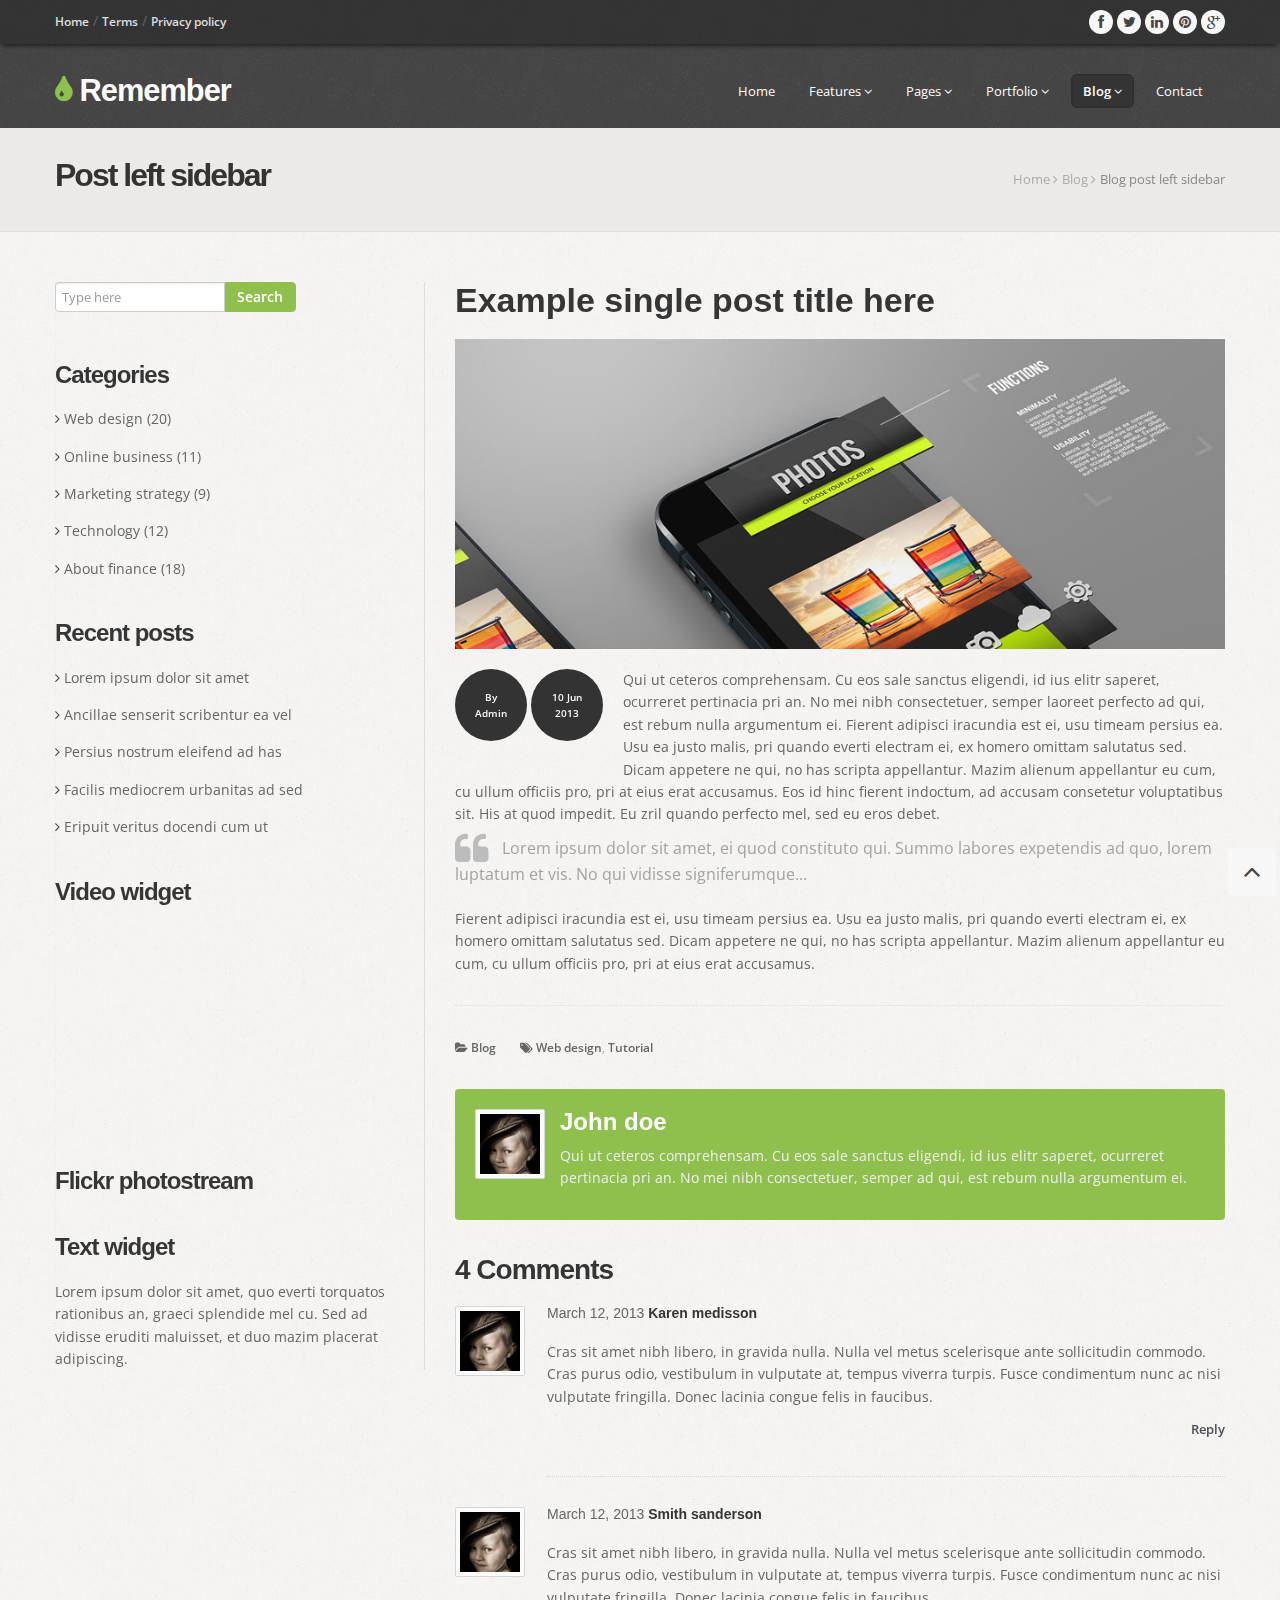
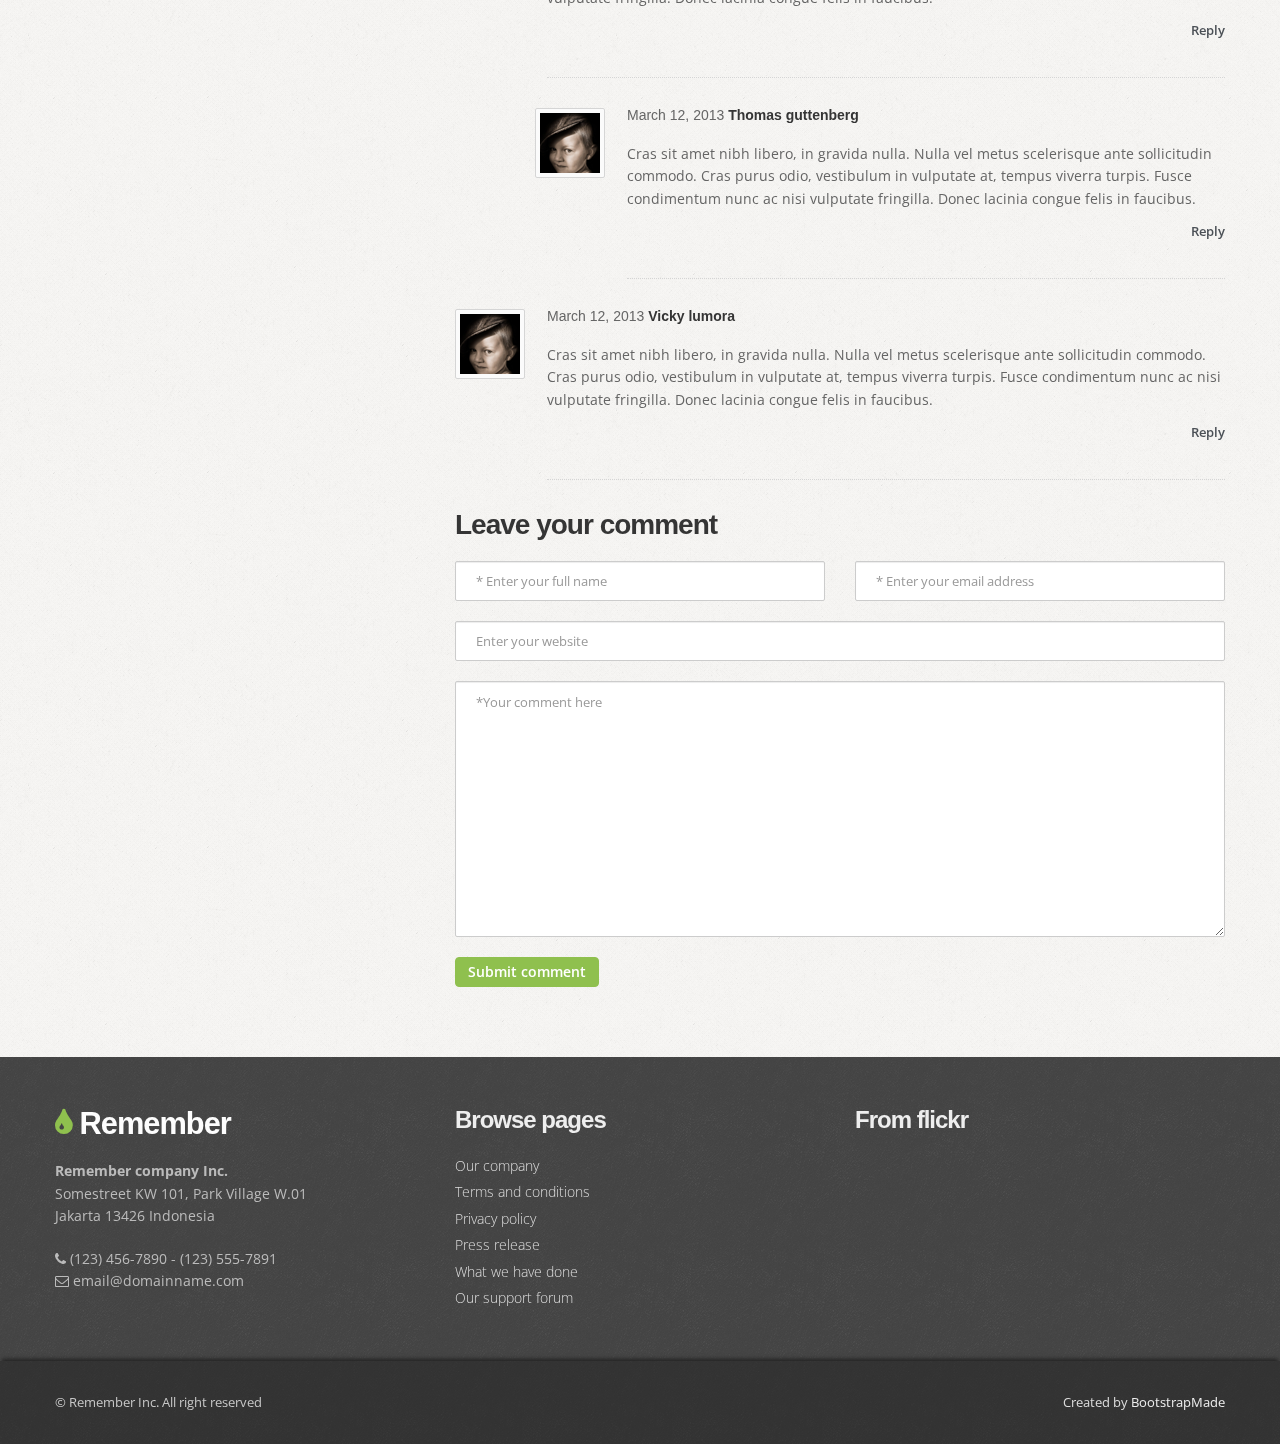
<file: fitso_web/post-left-sidebar.html>
<!DOCTYPE html>
<html lang="en">

<head>
  <meta charset="utf-8">
  <title>Remember - Multipurpose bootstrap site template</title>
  <meta name="viewport" content="width=device-width, initial-scale=1.0" />
  <meta name="description" content="Your page description here" />
  <meta name="author" content="" />

  <!-- css -->
  <link href="css/bootstrap.css" rel="stylesheet" />
  <link href="css/bootstrap-responsive.css" rel="stylesheet" />
  <link href="css/prettyPhoto.css" rel="stylesheet" />
  <link href="https://fonts.googleapis.com/css?family=Open+Sans:300,400,600,700" rel="stylesheet">
  <link href="css/style.css" rel="stylesheet">

  <!-- Theme skin -->
  <link id="t-colors" href="color/default.css" rel="stylesheet" />

  <!-- Fav and touch icons -->
  <link rel="apple-touch-icon-precomposed" sizes="144x144" href="ico/apple-touch-icon-144-precomposed.png" />
  <link rel="apple-touch-icon-precomposed" sizes="114x114" href="ico/apple-touch-icon-114-precomposed.png" />
  <link rel="apple-touch-icon-precomposed" sizes="72x72" href="ico/apple-touch-icon-72-precomposed.png" />
  <link rel="apple-touch-icon-precomposed" href="ico/apple-touch-icon-57-precomposed.png" />
  <link rel="shortcut icon" href="ico/favicon.png" />

  <!-- =======================================================
    Theme Name: Remember
    Theme URL: https://bootstrapmade.com/remember-free-multipurpose-bootstrap-template/
    Author: BootstrapMade.com
    Author URL: https://bootstrapmade.com
  ======================================================= -->
</head>

<body>

  <div id="wrapper">
    <!-- start header -->
    <header>
      <div class="top">
        <div class="container">
          <div class="row">
            <div class="span6">
              <ul class="topmenu">
                <li><a href="#">Home</a> &#47;</li>
                <li><a href="#">Terms</a> &#47;</li>
                <li><a href="#">Privacy policy</a></li>
              </ul>
            </div>
            <div class="span6">

              <ul class="social-network">
                <li><a href="#" data-placement="bottom" title="Facebook"><i class="icon-circled icon-bglight icon-facebook"></i></a></li>
                <li><a href="#" data-placement="bottom" title="Twitter"><i class="icon-circled icon-bglight icon-twitter"></i></a></li>
                <li><a href="#" data-placement="bottom" title="Linkedin"><i class="icon-circled icon-linkedin icon-bglight"></i></a></li>
                <li><a href="#" data-placement="bottom" title="Pinterest"><i class="icon-circled icon-pinterest  icon-bglight"></i></a></li>
                <li><a href="#" data-placement="bottom" title="Google +"><i class="icon-circled icon-google-plus icon-bglight"></i></a></li>
              </ul>

            </div>
          </div>
        </div>
      </div>
      <div class="container">


        <div class="row nomargin">
          <div class="span4">
            <div class="logo">
              <h1><a href="index.html"><i class="icon-tint"></i> Remember</a></h1>
            </div>
          </div>
          <div class="span8">
            <div class="navbar navbar-static-top">
              <div class="navigation">
                <nav>
                  <ul class="nav topnav">
                    <li><a href="index.html">Home</a></li>
                    <li class="dropdown">
                      <a href="#">Features <i class="icon-angle-down"></i></a>
                      <ul class="dropdown-menu">
                        <li><a href="typography.html">Typography</a></li>
                        <li><a href="components.html">Components</a></li>
                        <li><a href="icons.html">Icons</a></li>
                        <li><a href="icon-variations.html">Icon variations</a></li>

                      </ul>
                    </li>
                    <li class="dropdown">
                      <a href="#">Pages <i class="icon-angle-down"></i></a>
                      <ul class="dropdown-menu">
                        <li><a href="about.html">About us</a></li>
                        <li><a href="pricingbox.html">Pricing boxes</a></li>
                        <li><a href="testimonials.html">Testimonials</a></li>
                        <li><a href="404.html">404</a></li>
                      </ul>
                    </li>
                    <li class="dropdown">
                      <a href="#">Portfolio <i class="icon-angle-down"></i></a>
                      <ul class="dropdown-menu">
                        <li><a href="portfolio-2cols.html">Portfolio 2 columns</a></li>
                        <li><a href="portfolio-3cols.html">Portfolio 3 columns</a></li>
                        <li><a href="portfolio-4cols.html">Portfolio 4 columns</a></li>
                        <li><a href="portfolio-detail.html">Portfolio detail</a></li>
                      </ul>
                    </li>
                    <li class="dropdown active">
                      <a href="#">Blog <i class="icon-angle-down"></i></a>
                      <ul class="dropdown-menu">
                        <li><a href="blog-left-sidebar.html">Blog left sidebar</a></li>
                        <li><a href="blog-right-sidebar.html">Blog right sidebar</a></li>
                        <li><a href="post-left-sidebar.html">Post left sidebar</a></li>
                        <li><a href="post-right-sidebar.html">Post right sidebar</a></li>
                      </ul>
                    </li>
                    <li>
                      <a href="contact.html">Contact </a>
                    </li>
                  </ul>
                </nav>
              </div>
              <!-- end navigation -->
            </div>
          </div>
        </div>
      </div>
    </header>
    <!-- end header -->

    <section id="inner-headline">
      <div class="container">
        <div class="row">
          <div class="span4">
            <div class="inner-heading">
              <h2>Post left sidebar</h2>
            </div>
          </div>
          <div class="span8">
            <ul class="breadcrumb">
              <li><a href="index.html">Home</a> <i class="icon-angle-right"></i></li>
              <li><a href="#">Blog</a> <i class="icon-angle-right"></i></li>
              <li class="active">Blog post left sidebar</li>
            </ul>
          </div>
        </div>
      </div>
    </section>

    <section id="content">
      <div class="container">
        <div class="row">

          <div class="span4">

            <aside class="left-sidebar">

              <div class="widget">
                <form>
                  <div class="input-append">
                    <input class="span2" id="appendedInputButton" type="text" placeholder="Type here">
                    <button class="btn btn-color" type="submit">Search</button>
                  </div>
                </form>
              </div>

              <div class="widget">

                <h5 class="widgetheading">Categories</h5>

                <ul class="cat">
                  <li><i class="icon-angle-right"></i> <a href="#">Web design</a><span> (20)</span></li>
                  <li><i class="icon-angle-right"></i> <a href="#">Online business</a><span> (11)</span></li>
                  <li><i class="icon-angle-right"></i> <a href="#">Marketing strategy</a><span> (9)</span></li>
                  <li><i class="icon-angle-right"></i> <a href="#">Technology</a><span> (12)</span></li>
                  <li><i class="icon-angle-right"></i> <a href="#">About finance</a><span> (18)</span></li>
                </ul>
              </div>

              <div class="widget">

                <h5 class="widgetheading">Recent posts</h5>

                <ul class="cat">
                  <li><i class="icon-angle-right"></i> <a href="#">Lorem ipsum dolor sit amet</a></li>
                  <li><i class="icon-angle-right"></i> <a href="#">Ancillae senserit scribentur ea vel</a></li>
                  <li><i class="icon-angle-right"></i> <a href="#">Persius nostrum eleifend ad has</a></li>
                  <li><i class="icon-angle-right"></i> <a href="#">Facilis mediocrem urbanitas ad sed</a></li>
                  <li><i class="icon-angle-right"></i> <a href="#">Eripuit veritus docendi cum ut</a></li>
                </ul>
              </div>

              <div class="widget">

                <h5 class="widgetheading">Video widget</h5>
                <div class="video-container">
                  <iframe src="http://player.vimeo.com/video/30585464?title=0&amp;byline=0">			</iframe>
                </div>
              </div>

              <div class="widget">
                <h5 class="widgetheading">Flickr photostream</h5>
                <div class="flickr_badge">
                  <script type="text/javascript" src="http://www.flickr.com/badge_code_v2.gne?count=8&amp;display=random&amp;size=s&amp;layout=x&amp;source=user&amp;user=34178660@N03"></script>
                </div>
                <div class="clear"></div>
              </div>
              <div class="widget">

                <h5 class="widgetheading">Text widget</h5>
                <p>
                  Lorem ipsum dolor sit amet, quo everti torquatos rationibus an, graeci splendide mel cu. Sed ad vidisse eruditi maluisset, et duo mazim placerat adipiscing.
                </p>

              </div>
            </aside>
          </div>
          <div class="span8">

            <article class="single">
              <div class="row">

                <div class="span8">
                  <div class="post-image">
                    <div class="post-heading">
                      <h3><a href="#">Example single post title here</a></h3>
                    </div>
                    <img src="img/dummies/blog/img1.jpg" alt="" />
                  </div>
                  <div class="meta-post">
                    <a href="#" class="author">By<br /> Admin</a>
                    <a href="#" class="date">10 Jun<br /> 2013</a>
                  </div>
                  <p>
                    Qui ut ceteros comprehensam. Cu eos sale sanctus eligendi, id ius elitr saperet, ocurreret pertinacia pri an. No mei nibh consectetuer, semper laoreet perfecto ad qui, est rebum nulla argumentum ei. Fierent adipisci iracundia est ei, usu timeam persius
                    ea. Usu ea justo malis, pri quando everti electram ei, ex homero omittam salutatus sed. Dicam appetere ne qui, no has scripta appellantur. Mazim alienum appellantur eu cum, cu ullum officiis pro, pri at eius erat accusamus. Eos id
                    hinc fierent indoctum, ad accusam consetetur voluptatibus sit. His at quod impedit. Eu zril quando perfecto mel, sed eu eros debet.
                  </p>
                  <blockquote>
                    Lorem ipsum dolor sit amet, ei quod constituto qui. Summo labores expetendis ad quo, lorem luptatum et vis. No qui vidisse signiferumque...
                  </blockquote>
                  <p>
                    Fierent adipisci iracundia est ei, usu timeam persius ea. Usu ea justo malis, pri quando everti electram ei, ex homero omittam salutatus sed. Dicam appetere ne qui, no has scripta appellantur. Mazim alienum appellantur eu cum, cu ullum officiis pro, pri
                    at eius erat accusamus.
                  </p>
                  <div>
                    <ul class="meta-bottom">
                      <li><i class="icon-folder-open"></i><a href="#"> Blog</a></li>
                      <li><i class="icon-tags"></i> <a href="#">Web design</a>, <a href="#">Tutorial</a></li>
                    </ul>
                  </div>


                </div>
              </div>
            </article>

            <!-- author info -->
            <div class="about-author">
              <a href="#" class="thumbnail align-left"><img src="img/avatar.png" alt="" /></a>
              <h5><strong><a href="#">John doe</a></strong></h5>
              <p>
                Qui ut ceteros comprehensam. Cu eos sale sanctus eligendi, id ius elitr saperet, ocurreret pertinacia pri an. No mei nibh consectetuer, semper ad qui, est rebum nulla argumentum ei.
              </p>
            </div>

            <div class="comment-area">

              <h4>4 Comments</h4>
              <div class="media">
                <a href="#" class="thumbnail pull-left"><img src="img/avatar.png" alt="" /></a>
                <div class="media-body">
                  <div class="media-content">
                    <h6><span>March 12, 2013</span> Karen medisson</h6>
                    <p>
                      Cras sit amet nibh libero, in gravida nulla. Nulla vel metus scelerisque ante sollicitudin commodo. Cras purus odio, vestibulum in vulputate at, tempus viverra turpis. Fusce condimentum nunc ac nisi vulputate fringilla. Donec lacinia congue felis in faucibus.
                    </p>

                    <a href="#" class="align-right">Reply</a>
                  </div>
                </div>
              </div>
              <div class="media">
                <a href="#" class="thumbnail pull-left"><img src="img/avatar.png" alt="" /></a>
                <div class="media-body">
                  <div class="media-content">
                    <h6><span>March 12, 2013</span> Smith sanderson</h6>
                    <p>
                      Cras sit amet nibh libero, in gravida nulla. Nulla vel metus scelerisque ante sollicitudin commodo. Cras purus odio, vestibulum in vulputate at, tempus viverra turpis. Fusce condimentum nunc ac nisi vulputate fringilla. Donec lacinia congue felis in faucibus.
                    </p>

                    <a href="#" class="align-right">Reply</a>
                  </div>
                  <div class="media">
                    <a href="#" class="thumbnail pull-left"><img src="img/avatar.png" alt="" /></a>
                    <div class="media-body">
                      <div class="media-content">
                        <h6><span>March 12, 2013</span> Thomas guttenberg</h6>
                        <p>
                          Cras sit amet nibh libero, in gravida nulla. Nulla vel metus scelerisque ante sollicitudin commodo. Cras purus odio, vestibulum in vulputate at, tempus viverra turpis. Fusce condimentum nunc ac nisi vulputate fringilla. Donec lacinia congue felis in faucibus.
                        </p>

                        <a href="#" class="align-right">Reply</a>
                      </div>
                    </div>
                  </div>
                </div>
              </div>
              <div class="media">
                <a href="#" class="thumbnail pull-left"><img src="img/avatar.png" alt="" /></a>
                <div class="media-body">
                  <div class="media-content">
                    <h6><span>March 12, 2013</span> Vicky lumora</h6>
                    <p>
                      Cras sit amet nibh libero, in gravida nulla. Nulla vel metus scelerisque ante sollicitudin commodo. Cras purus odio, vestibulum in vulputate at, tempus viverra turpis. Fusce condimentum nunc ac nisi vulputate fringilla. Donec lacinia congue felis in faucibus.
                    </p>

                    <a href="#" class="align-right">Reply</a>
                  </div>
                </div>
              </div>

              <div class="marginbot30"></div>
              <h4>Leave your comment</h4>

              <form id="commentform" action="#" method="post" name="comment-form">
                <div class="row">
                  <div class="span4">
                    <input type="text" placeholder="* Enter your full name" />
                  </div>
                  <div class="span4">
                    <input type="text" placeholder="* Enter your email address" />
                  </div>
                  <div class="span8 margintop10">
                    <input type="text" placeholder="Enter your website" />
                  </div>
                  <div class="span8 margintop10">
                    <p>
                      <textarea rows="12" class="input-block-level" placeholder="*Your comment here"></textarea>
                    </p>
                    <p>
                      <button class="btn btn-color margintop10" type="submit">Submit comment</button>
                    </p>
                  </div>
                </div>
              </form>
            </div>
          </div>

        </div>
      </div>
    </section>

    <footer>
      <div class="container">
        <div class="row">
          <div class="span4">
            <div class="widget">
              <div class="footer_logo">
                <h3><a href="index.html"><i class="icon-tint"></i> Remember</a></h3>
              </div>
              <address>
							  <strong>Remember company Inc.</strong><br>
  							Somestreet KW 101, Park Village W.01<br>
  							Jakarta 13426 Indonesia
  						</address>
              <p>
                <i class="icon-phone"></i> (123) 456-7890 - (123) 555-7891 <br>
                <i class="icon-envelope-alt"></i> email@domainname.com
              </p>
            </div>
          </div>
          <div class="span4">
            <div class="widget">
              <h5 class="widgetheading">Browse pages</h5>
              <ul class="link-list">
                <li><a href="#">Our company</a></li>
                <li><a href="#">Terms and conditions</a></li>
                <li><a href="#">Privacy policy</a></li>
                <li><a href="#">Press release</a></li>
                <li><a href="#">What we have done</a></li>
                <li><a href="#">Our support forum</a></li>
              </ul>

            </div>
          </div>
          <div class="span4">
            <div class="widget">
              <h5 class="widgetheading">From flickr</h5>
              <div class="flickr_badge">
                <script type="text/javascript" src="http://www.flickr.com/badge_code_v2.gne?count=8&amp;display=random&amp;size=s&amp;layout=x&amp;source=user&amp;user=34178660@N03"></script>
              </div>
              <div class="clear"></div>
            </div>
          </div>
        </div>
      </div>
      <div id="sub-footer">
        <div class="container">
          <div class="row">
            <div class="span6">
              <div class="copyright">
                <p><span>&copy; Remember Inc. All right reserved</span></p>
              </div>

            </div>

            <div class="span6">
              <div class="credits">
                <!--
                  All the links in the footer should remain intact.
                  You can delete the links only if you purchased the pro version.
                  Licensing information: https://bootstrapmade.com/license/
                  Purchase the pro version with working PHP/AJAX contact form: https://bootstrapmade.com/buy/?theme=Remember
                -->
                Created by <a href="https://bootstrapmade.com/">BootstrapMade</a>
              </div>
            </div>
          </div>
        </div>
      </div>
    </footer>
  </div>
  <a href="#" class="scrollup"><i class="icon-angle-up icon-rounded icon-bglight icon-2x"></i></a>

  <!-- javascript
    ================================================== -->
  <!-- Placed at the end of the document so the pages load faster -->
  <script src="js/jquery.js"></script>
  <script src="js/jquery.easing.1.3.js"></script>
  <script src="js/bootstrap.js"></script>
  <script src="js/modernizr.custom.js"></script>
  <script src="js/toucheffects.js"></script>
  <script src="js/google-code-prettify/prettify.js"></script>
  <script src="js/jquery.prettyPhoto.js"></script>
  <script src="js/portfolio/jquery.quicksand.js"></script>
  <script src="js/portfolio/setting.js"></script>
  <script src="js/animate.js"></script>

  <!-- Template Custom JavaScript File -->
  <script src="js/custom.js"></script>

</body>

</html>
</file>
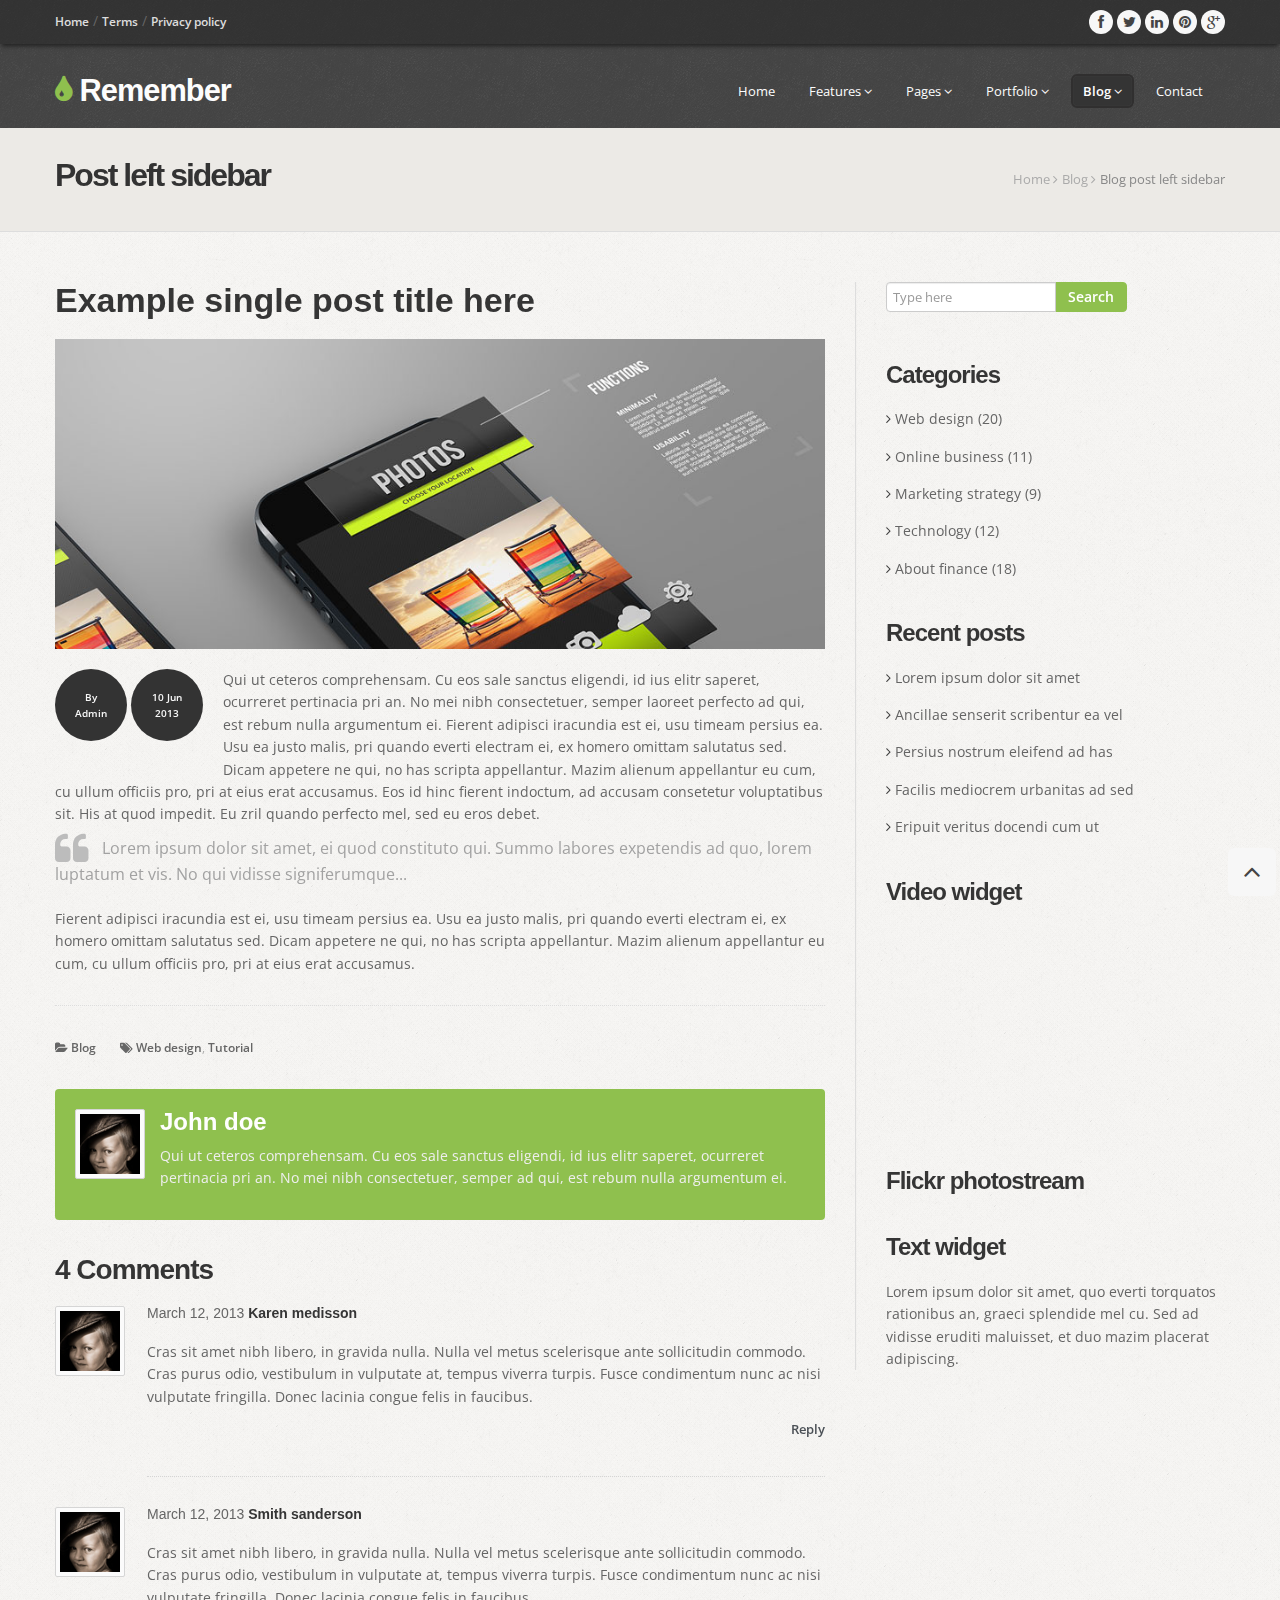
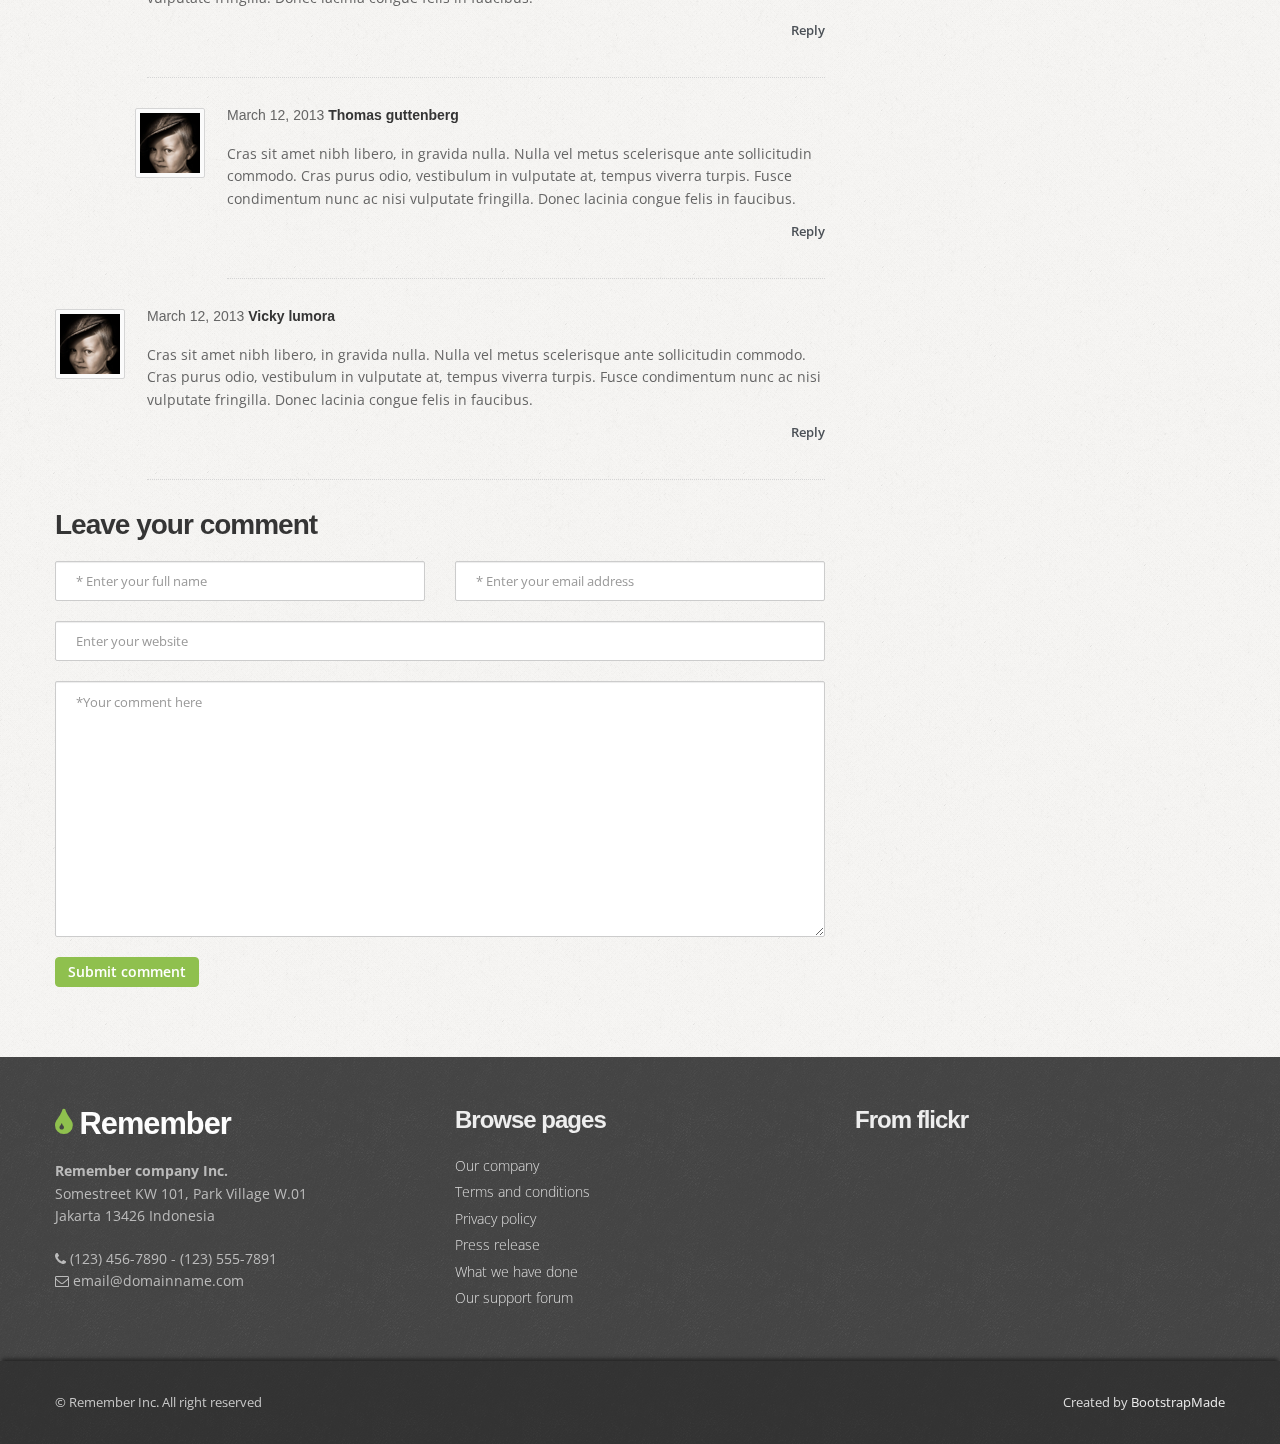
<file: fitso_web/post-right-sidebar.html>
<!DOCTYPE html>
<html lang="en">

<head>
  <meta charset="utf-8">
  <title>Remember - Multipurpose bootstrap site template</title>
  <meta name="viewport" content="width=device-width, initial-scale=1.0" />
  <meta name="description" content="Your page description here" />
  <meta name="author" content="" />

  <!-- css -->
  <link href="css/bootstrap.css" rel="stylesheet" />
  <link href="css/bootstrap-responsive.css" rel="stylesheet" />
  <link href="css/prettyPhoto.css" rel="stylesheet" />
  <link href="https://fonts.googleapis.com/css?family=Open+Sans:300,400,600,700" rel="stylesheet">
  <link href="css/style.css" rel="stylesheet">

  <!-- Theme skin -->
  <link id="t-colors" href="color/default.css" rel="stylesheet" />

  <!-- Fav and touch icons -->
  <link rel="apple-touch-icon-precomposed" sizes="144x144" href="ico/apple-touch-icon-144-precomposed.png" />
  <link rel="apple-touch-icon-precomposed" sizes="114x114" href="ico/apple-touch-icon-114-precomposed.png" />
  <link rel="apple-touch-icon-precomposed" sizes="72x72" href="ico/apple-touch-icon-72-precomposed.png" />
  <link rel="apple-touch-icon-precomposed" href="ico/apple-touch-icon-57-precomposed.png" />
  <link rel="shortcut icon" href="ico/favicon.png" />

  <!-- =======================================================
    Theme Name: Remember
    Theme URL: https://bootstrapmade.com/remember-free-multipurpose-bootstrap-template/
    Author: BootstrapMade.com
    Author URL: https://bootstrapmade.com
  ======================================================= -->
</head>

<body>

  <div id="wrapper">
    <!-- start header -->
    <header>
      <div class="top">
        <div class="container">
          <div class="row">
            <div class="span6">
              <ul class="topmenu">
                <li><a href="#">Home</a> &#47;</li>
                <li><a href="#">Terms</a> &#47;</li>
                <li><a href="#">Privacy policy</a></li>
              </ul>
            </div>
            <div class="span6">

              <ul class="social-network">
                <li><a href="#" data-placement="bottom" title="Facebook"><i class="icon-circled icon-bglight icon-facebook"></i></a></li>
                <li><a href="#" data-placement="bottom" title="Twitter"><i class="icon-circled icon-bglight icon-twitter"></i></a></li>
                <li><a href="#" data-placement="bottom" title="Linkedin"><i class="icon-circled icon-linkedin icon-bglight"></i></a></li>
                <li><a href="#" data-placement="bottom" title="Pinterest"><i class="icon-circled icon-pinterest  icon-bglight"></i></a></li>
                <li><a href="#" data-placement="bottom" title="Google +"><i class="icon-circled icon-google-plus icon-bglight"></i></a></li>
              </ul>

            </div>
          </div>
        </div>
      </div>
      <div class="container">


        <div class="row nomargin">
          <div class="span4">
            <div class="logo">
              <h1><a href="index.html"><i class="icon-tint"></i> Remember</a></h1>
            </div>
          </div>
          <div class="span8">
            <div class="navbar navbar-static-top">
              <div class="navigation">
                <nav>
                  <ul class="nav topnav">
                    <li><a href="index.html">Home</a></li>
                    <li class="dropdown">
                      <a href="#">Features <i class="icon-angle-down"></i></a>
                      <ul class="dropdown-menu">
                        <li><a href="typography.html">Typography</a></li>
                        <li><a href="components.html">Components</a></li>
                        <li><a href="icons.html">Icons</a></li>
                        <li><a href="icon-variations.html">Icon variations</a></li>

                      </ul>
                    </li>
                    <li class="dropdown">
                      <a href="#">Pages <i class="icon-angle-down"></i></a>
                      <ul class="dropdown-menu">
                        <li><a href="about.html">About us</a></li>
                        <li><a href="pricingbox.html">Pricing boxes</a></li>
                        <li><a href="testimonials.html">Testimonials</a></li>
                        <li><a href="404.html">404</a></li>
                      </ul>
                    </li>
                    <li class="dropdown">
                      <a href="#">Portfolio <i class="icon-angle-down"></i></a>
                      <ul class="dropdown-menu">
                        <li><a href="portfolio-2cols.html">Portfolio 2 columns</a></li>
                        <li><a href="portfolio-3cols.html">Portfolio 3 columns</a></li>
                        <li><a href="portfolio-4cols.html">Portfolio 4 columns</a></li>
                        <li><a href="portfolio-detail.html">Portfolio detail</a></li>
                      </ul>
                    </li>
                    <li class="dropdown active">
                      <a href="#">Blog <i class="icon-angle-down"></i></a>
                      <ul class="dropdown-menu">
                        <li><a href="blog-left-sidebar.html">Blog left sidebar</a></li>
                        <li><a href="blog-right-sidebar.html">Blog right sidebar</a></li>
                        <li><a href="post-left-sidebar.html">Post left sidebar</a></li>
                        <li><a href="post-right-sidebar.html">Post right sidebar</a></li>
                      </ul>
                    </li>
                    <li>
                      <a href="contact.html">Contact </a>
                    </li>
                  </ul>
                </nav>
              </div>
              <!-- end navigation -->
            </div>
          </div>
        </div>
      </div>
    </header>
    <!-- end header -->

    <section id="inner-headline">
      <div class="container">
        <div class="row">
          <div class="span4">
            <div class="inner-heading">
              <h2>Post left sidebar</h2>
            </div>
          </div>
          <div class="span8">
            <ul class="breadcrumb">
              <li><a href="index.html">Home</a> <i class="icon-angle-right"></i></li>
              <li><a href="#">Blog</a> <i class="icon-angle-right"></i></li>
              <li class="active">Blog post left sidebar</li>
            </ul>
          </div>
        </div>
      </div>
    </section>

    <section id="content">
      <div class="container">
        <div class="row">

          <div class="span8">

            <article class="single">
              <div class="row">

                <div class="span8">
                  <div class="post-image">
                    <div class="post-heading">
                      <h3><a href="#">Example single post title here</a></h3>
                    </div>
                    <img src="img/dummies/blog/img1.jpg" alt="" />
                  </div>
                  <div class="meta-post">
                    <a href="#" class="author">By<br /> Admin</a>
                    <a href="#" class="date">10 Jun<br /> 2013</a>
                  </div>
                  <p>
                    Qui ut ceteros comprehensam. Cu eos sale sanctus eligendi, id ius elitr saperet, ocurreret pertinacia pri an. No mei nibh consectetuer, semper laoreet perfecto ad qui, est rebum nulla argumentum ei. Fierent adipisci iracundia est ei, usu timeam persius
                    ea. Usu ea justo malis, pri quando everti electram ei, ex homero omittam salutatus sed. Dicam appetere ne qui, no has scripta appellantur. Mazim alienum appellantur eu cum, cu ullum officiis pro, pri at eius erat accusamus. Eos id
                    hinc fierent indoctum, ad accusam consetetur voluptatibus sit. His at quod impedit. Eu zril quando perfecto mel, sed eu eros debet.
                  </p>
                  <blockquote>
                    Lorem ipsum dolor sit amet, ei quod constituto qui. Summo labores expetendis ad quo, lorem luptatum et vis. No qui vidisse signiferumque...
                  </blockquote>
                  <p>
                    Fierent adipisci iracundia est ei, usu timeam persius ea. Usu ea justo malis, pri quando everti electram ei, ex homero omittam salutatus sed. Dicam appetere ne qui, no has scripta appellantur. Mazim alienum appellantur eu cum, cu ullum officiis pro, pri
                    at eius erat accusamus.
                  </p>
                  <div>
                    <ul class="meta-bottom">
                      <li><i class="icon-folder-open"></i><a href="#"> Blog</a></li>
                      <li><i class="icon-tags"></i> <a href="#">Web design</a>, <a href="#">Tutorial</a></li>
                    </ul>
                  </div>


                </div>
              </div>
            </article>

            <!-- author info -->
            <div class="about-author">
              <a href="#" class="thumbnail align-left"><img src="img/avatar.png" alt="" /></a>
              <h5><strong><a href="#">John doe</a></strong></h5>
              <p>
                Qui ut ceteros comprehensam. Cu eos sale sanctus eligendi, id ius elitr saperet, ocurreret pertinacia pri an. No mei nibh consectetuer, semper ad qui, est rebum nulla argumentum ei.
              </p>
            </div>

            <div class="comment-area">

              <h4>4 Comments</h4>
              <div class="media">
                <a href="#" class="thumbnail pull-left"><img src="img/avatar.png" alt="" /></a>
                <div class="media-body">
                  <div class="media-content">
                    <h6><span>March 12, 2013</span> Karen medisson</h6>
                    <p>
                      Cras sit amet nibh libero, in gravida nulla. Nulla vel metus scelerisque ante sollicitudin commodo. Cras purus odio, vestibulum in vulputate at, tempus viverra turpis. Fusce condimentum nunc ac nisi vulputate fringilla. Donec lacinia congue felis in faucibus.
                    </p>

                    <a href="#" class="align-right">Reply</a>
                  </div>
                </div>
              </div>
              <div class="media">
                <a href="#" class="thumbnail pull-left"><img src="img/avatar.png" alt="" /></a>
                <div class="media-body">
                  <div class="media-content">
                    <h6><span>March 12, 2013</span> Smith sanderson</h6>
                    <p>
                      Cras sit amet nibh libero, in gravida nulla. Nulla vel metus scelerisque ante sollicitudin commodo. Cras purus odio, vestibulum in vulputate at, tempus viverra turpis. Fusce condimentum nunc ac nisi vulputate fringilla. Donec lacinia congue felis in faucibus.
                    </p>

                    <a href="#" class="align-right">Reply</a>
                  </div>
                  <div class="media">
                    <a href="#" class="thumbnail pull-left"><img src="img/avatar.png" alt="" /></a>
                    <div class="media-body">
                      <div class="media-content">
                        <h6><span>March 12, 2013</span> Thomas guttenberg</h6>
                        <p>
                          Cras sit amet nibh libero, in gravida nulla. Nulla vel metus scelerisque ante sollicitudin commodo. Cras purus odio, vestibulum in vulputate at, tempus viverra turpis. Fusce condimentum nunc ac nisi vulputate fringilla. Donec lacinia congue felis in faucibus.
                        </p>

                        <a href="#" class="align-right">Reply</a>
                      </div>
                    </div>
                  </div>
                </div>
              </div>
              <div class="media">
                <a href="#" class="thumbnail pull-left"><img src="img/avatar.png" alt="" /></a>
                <div class="media-body">
                  <div class="media-content">
                    <h6><span>March 12, 2013</span> Vicky lumora</h6>
                    <p>
                      Cras sit amet nibh libero, in gravida nulla. Nulla vel metus scelerisque ante sollicitudin commodo. Cras purus odio, vestibulum in vulputate at, tempus viverra turpis. Fusce condimentum nunc ac nisi vulputate fringilla. Donec lacinia congue felis in faucibus.
                    </p>

                    <a href="#" class="align-right">Reply</a>
                  </div>
                </div>
              </div>

              <div class="marginbot30"></div>
              <h4>Leave your comment</h4>

              <form id="commentform" action="#" method="post" name="comment-form">
                <div class="row">
                  <div class="span4">
                    <input type="text" placeholder="* Enter your full name" />
                  </div>
                  <div class="span4">
                    <input type="text" placeholder="* Enter your email address" />
                  </div>
                  <div class="span8 margintop10">
                    <input type="text" placeholder="Enter your website" />
                  </div>
                  <div class="span8 margintop10">
                    <p>
                      <textarea rows="12" class="input-block-level" placeholder="*Your comment here"></textarea>
                    </p>
                    <p>
                      <button class="btn btn-color margintop10" type="submit">Submit comment</button>
                    </p>
                  </div>
                </div>
              </form>
            </div>
          </div>

          <div class="span4">

            <aside class="right-sidebar">

              <div class="widget">
                <form>
                  <div class="input-append">
                    <input class="span2" id="appendedInputButton" type="text" placeholder="Type here">
                    <button class="btn btn-color" type="submit">Search</button>
                  </div>
                </form>
              </div>

              <div class="widget">

                <h5 class="widgetheading">Categories</h5>

                <ul class="cat">
                  <li><i class="icon-angle-right"></i> <a href="#">Web design</a><span> (20)</span></li>
                  <li><i class="icon-angle-right"></i> <a href="#">Online business</a><span> (11)</span></li>
                  <li><i class="icon-angle-right"></i> <a href="#">Marketing strategy</a><span> (9)</span></li>
                  <li><i class="icon-angle-right"></i> <a href="#">Technology</a><span> (12)</span></li>
                  <li><i class="icon-angle-right"></i> <a href="#">About finance</a><span> (18)</span></li>
                </ul>
              </div>

              <div class="widget">

                <h5 class="widgetheading">Recent posts</h5>

                <ul class="cat">
                  <li><i class="icon-angle-right"></i> <a href="#">Lorem ipsum dolor sit amet</a></li>
                  <li><i class="icon-angle-right"></i> <a href="#">Ancillae senserit scribentur ea vel</a></li>
                  <li><i class="icon-angle-right"></i> <a href="#">Persius nostrum eleifend ad has</a></li>
                  <li><i class="icon-angle-right"></i> <a href="#">Facilis mediocrem urbanitas ad sed</a></li>
                  <li><i class="icon-angle-right"></i> <a href="#">Eripuit veritus docendi cum ut</a></li>
                </ul>
              </div>

              <div class="widget">

                <h5 class="widgetheading">Video widget</h5>
                <div class="video-container">
                  <iframe src="http://player.vimeo.com/video/30585464?title=0&amp;byline=0">			</iframe>
                </div>
              </div>

              <div class="widget">
                <h5 class="widgetheading">Flickr photostream</h5>
                <div class="flickr_badge">
                  <script type="text/javascript" src="http://www.flickr.com/badge_code_v2.gne?count=8&amp;display=random&amp;size=s&amp;layout=x&amp;source=user&amp;user=34178660@N03"></script>
                </div>
                <div class="clear"></div>
              </div>
              <div class="widget">

                <h5 class="widgetheading">Text widget</h5>
                <p>
                  Lorem ipsum dolor sit amet, quo everti torquatos rationibus an, graeci splendide mel cu. Sed ad vidisse eruditi maluisset, et duo mazim placerat adipiscing.
                </p>

              </div>
            </aside>
          </div>


        </div>
      </div>
    </section>

    <footer>
      <div class="container">
        <div class="row">
          <div class="span4">
            <div class="widget">
              <div class="footer_logo">
                <h3><a href="index.html"><i class="icon-tint"></i> Remember</a></h3>
              </div>
              <address>
							  <strong>Remember company Inc.</strong><br>
  							Somestreet KW 101, Park Village W.01<br>
  							Jakarta 13426 Indonesia
  						</address>
              <p>
                <i class="icon-phone"></i> (123) 456-7890 - (123) 555-7891 <br>
                <i class="icon-envelope-alt"></i> email@domainname.com
              </p>
            </div>
          </div>
          <div class="span4">
            <div class="widget">
              <h5 class="widgetheading">Browse pages</h5>
              <ul class="link-list">
                <li><a href="#">Our company</a></li>
                <li><a href="#">Terms and conditions</a></li>
                <li><a href="#">Privacy policy</a></li>
                <li><a href="#">Press release</a></li>
                <li><a href="#">What we have done</a></li>
                <li><a href="#">Our support forum</a></li>
              </ul>

            </div>
          </div>
          <div class="span4">
            <div class="widget">
              <h5 class="widgetheading">From flickr</h5>
              <div class="flickr_badge">
                <script type="text/javascript" src="http://www.flickr.com/badge_code_v2.gne?count=8&amp;display=random&amp;size=s&amp;layout=x&amp;source=user&amp;user=34178660@N03"></script>
              </div>
              <div class="clear"></div>
            </div>
          </div>
        </div>
      </div>
      <div id="sub-footer">
        <div class="container">
          <div class="row">
            <div class="span6">
              <div class="copyright">
                <p><span>&copy; Remember Inc. All right reserved</span></p>
              </div>

            </div>

            <div class="span6">
              <div class="credits">
                <!--
                  All the links in the footer should remain intact.
                  You can delete the links only if you purchased the pro version.
                  Licensing information: https://bootstrapmade.com/license/
                  Purchase the pro version with working PHP/AJAX contact form: https://bootstrapmade.com/buy/?theme=Remember
                -->
                Created by <a href="https://bootstrapmade.com/">BootstrapMade</a>
              </div>
            </div>
          </div>
        </div>
      </div>
    </footer>
  </div>
  <a href="#" class="scrollup"><i class="icon-angle-up icon-rounded icon-bglight icon-2x"></i></a>

  <!-- javascript
    ================================================== -->
  <!-- Placed at the end of the document so the pages load faster -->
  <script src="js/jquery.js"></script>
  <script src="js/jquery.easing.1.3.js"></script>
  <script src="js/bootstrap.js"></script>
  <script src="js/modernizr.custom.js"></script>
  <script src="js/toucheffects.js"></script>
  <script src="js/google-code-prettify/prettify.js"></script>
  <script src="js/jquery.prettyPhoto.js"></script>
  <script src="js/portfolio/jquery.quicksand.js"></script>
  <script src="js/portfolio/setting.js"></script>
  <script src="js/animate.js"></script>

  <!-- Template Custom JavaScript File -->
  <script src="js/custom.js"></script>

</body>

</html>
</file>
<file: fitso_web/css/prettyPhoto.css>
div.pp_default .pp_top,div.pp_default .pp_top .pp_middle,div.pp_default .pp_top .pp_left,div.pp_default .pp_top .pp_right,div.pp_default .pp_bottom,div.pp_default .pp_bottom .pp_left,div.pp_default .pp_bottom .pp_middle,div.pp_default .pp_bottom .pp_right{height:13px}
div.pp_default .pp_top .pp_left{background:url(../img/prettyPhoto/default/sprite.png) -78px -93px no-repeat}
div.pp_default .pp_top .pp_middle{background:url(../img/prettyPhoto/default/sprite_x.png) top left repeat-x}
div.pp_default .pp_top .pp_right{background:url(../img/prettyPhoto/default/sprite.png) -112px -93px no-repeat}
div.pp_default .pp_content .ppt{color:#f8f8f8}
div.pp_default .pp_content_container .pp_left{background:url(../img/prettyPhoto/default/sprite_y.png) -7px 0 repeat-y;padding-left:13px}
div.pp_default .pp_content_container .pp_right{background:url(../img/prettyPhoto/default/sprite_y.png) top right repeat-y;padding-right:13px}
div.pp_default .pp_next:hover{background:url(../img/prettyPhoto/default/sprite_next.png) center right no-repeat;cursor:pointer}
div.pp_default .pp_previous:hover{background:url(../img/prettyPhoto/default/sprite_prev.png) center left no-repeat;cursor:pointer}
div.pp_default .pp_expand{background:url(../img/prettyPhoto/default/sprite.png) 0 -29px no-repeat;cursor:pointer;width:28px;height:28px}
div.pp_default .pp_expand:hover{background:url(../img/prettyPhoto/default/sprite.png) 0 -56px no-repeat;cursor:pointer}
div.pp_default .pp_contract{background:url(../img/prettyPhoto/default/sprite.png) 0 -84px no-repeat;cursor:pointer;width:28px;height:28px}
div.pp_default .pp_contract:hover{background:url(../img/prettyPhoto/default/sprite.png) 0 -113px no-repeat;cursor:pointer}
div.pp_default .pp_close{width:30px;height:30px;background:url(../img/prettyPhoto/default/sprite.png) 2px 1px no-repeat;cursor:pointer}
div.pp_default .pp_gallery ul li a{background:url(../img/prettyPhoto/default/default_thumb.png) center center #f8f8f8;border:1px solid #aaa}
div.pp_default .pp_social{margin-top:7px}
div.pp_default .pp_gallery a.pp_arrow_previous,div.pp_default .pp_gallery a.pp_arrow_next{position:static;left:auto}
div.pp_default .pp_nav .pp_play,div.pp_default .pp_nav .pp_pause{background:url(../img/prettyPhoto/default/sprite.png) -51px 1px no-repeat;height:30px;width:30px}
div.pp_default .pp_nav .pp_pause{background-position:-51px -29px}
div.pp_default a.pp_arrow_previous,div.pp_default a.pp_arrow_next{background:url(../img/prettyPhoto/default/sprite.png) -31px -3px no-repeat;height:20px;width:20px;margin:4px 0 0}
div.pp_default a.pp_arrow_next{left:52px;background-position:-82px -3px}
div.pp_default .pp_content_container .pp_details{margin-top:5px}
div.pp_default .pp_nav{clear:none;height:30px;width:110px;position:relative}
div.pp_default .pp_nav .currentTextHolder{font-family:Georgia;font-style:italic;color:#999;font-size:11px;left:75px;line-height:25px;position:absolute;top:2px;margin:0;padding:0 0 0 10px}
div.pp_default .pp_close:hover,div.pp_default .pp_nav .pp_play:hover,div.pp_default .pp_nav .pp_pause:hover,div.pp_default .pp_arrow_next:hover,div.pp_default .pp_arrow_previous:hover{opacity:0.7}
div.pp_default .pp_description{font-size:11px;font-weight:700;line-height:14px;margin:5px 50px 5px 0}
div.pp_default .pp_bottom .pp_left{background:url(../img/prettyPhoto/default/sprite.png) -78px -127px no-repeat}
div.pp_default .pp_bottom .pp_middle{background:url(../img/prettyPhoto/default/sprite_x.png) bottom left repeat-x}
div.pp_default .pp_bottom .pp_right{background:url(../img/prettyPhoto/default/sprite.png) -112px -127px no-repeat}
div.pp_default .pp_loaderIcon{background:url(../img/prettyPhoto/default/loader.gif) center center no-repeat}
div.light_rounded .pp_top .pp_left{background:url(../img/prettyPhoto/light_rounded/sprite.png) -88px -53px no-repeat}
div.light_rounded .pp_top .pp_right{background:url(../img/prettyPhoto/light_rounded/sprite.png) -110px -53px no-repeat}
div.light_rounded .pp_next:hover{background:url(../img/prettyPhoto/light_rounded/btnNext.png) center right no-repeat;cursor:pointer}
div.light_rounded .pp_previous:hover{background:url(../img/prettyPhoto/light_rounded/btnPrevious.png) center left no-repeat;cursor:pointer}
div.light_rounded .pp_expand{background:url(../img/prettyPhoto/light_rounded/sprite.png) -31px -26px no-repeat;cursor:pointer}
div.light_rounded .pp_expand:hover{background:url(../img/prettyPhoto/light_rounded/sprite.png) -31px -47px no-repeat;cursor:pointer}
div.light_rounded .pp_contract{background:url(../img/prettyPhoto/light_rounded/sprite.png) 0 -26px no-repeat;cursor:pointer}
div.light_rounded .pp_contract:hover{background:url(../img/prettyPhoto/light_rounded/sprite.png) 0 -47px no-repeat;cursor:pointer}
div.light_rounded .pp_close{width:75px;height:22px;background:url(../img/prettyPhoto/light_rounded/sprite.png) -1px -1px no-repeat;cursor:pointer}
div.light_rounded .pp_nav .pp_play{background:url(../img/prettyPhoto/light_rounded/sprite.png) -1px -100px no-repeat;height:15px;width:14px}
div.light_rounded .pp_nav .pp_pause{background:url(../img/prettyPhoto/light_rounded/sprite.png) -24px -100px no-repeat;height:15px;width:14px}
div.light_rounded .pp_arrow_previous{background:url(../img/prettyPhoto/light_rounded/sprite.png) 0 -71px no-repeat}
div.light_rounded .pp_arrow_next{background:url(../img/prettyPhoto/light_rounded/sprite.png) -22px -71px no-repeat}
div.light_rounded .pp_bottom .pp_left{background:url(../img/prettyPhoto/light_rounded/sprite.png) -88px -80px no-repeat}
div.light_rounded .pp_bottom .pp_right{background:url(../img/prettyPhoto/light_rounded/sprite.png) -110px -80px no-repeat}
div.dark_rounded .pp_top .pp_left{background:url(../img/prettyPhoto/dark_rounded/sprite.png) -88px -53px no-repeat}
div.dark_rounded .pp_top .pp_right{background:url(../img/prettyPhoto/dark_rounded/sprite.png) -110px -53px no-repeat}
div.dark_rounded .pp_content_container .pp_left{background:url(../img/prettyPhoto/dark_rounded/contentPattern.png) top left repeat-y}
div.dark_rounded .pp_content_container .pp_right{background:url(../img/prettyPhoto/dark_rounded/contentPattern.png) top right repeat-y}
div.dark_rounded .pp_next:hover{background:url(../img/prettyPhoto/dark_rounded/btnNext.png) center right no-repeat;cursor:pointer}
div.dark_rounded .pp_previous:hover{background:url(../img/prettyPhoto/dark_rounded/btnPrevious.png) center left no-repeat;cursor:pointer}
div.dark_rounded .pp_expand{background:url(../img/prettyPhoto/dark_rounded/sprite.png) -31px -26px no-repeat;cursor:pointer}
div.dark_rounded .pp_expand:hover{background:url(../img/prettyPhoto/dark_rounded/sprite.png) -31px -47px no-repeat;cursor:pointer}
div.dark_rounded .pp_contract{background:url(../img/prettyPhoto/dark_rounded/sprite.png) 0 -26px no-repeat;cursor:pointer}
div.dark_rounded .pp_contract:hover{background:url(../img/prettyPhoto/dark_rounded/sprite.png) 0 -47px no-repeat;cursor:pointer}
div.dark_rounded .pp_close{width:75px;height:22px;background:url(../img/prettyPhoto/dark_rounded/sprite.png) -1px -1px no-repeat;cursor:pointer}
div.dark_rounded .pp_description{margin-right:85px;color:#fff}
div.dark_rounded .pp_nav .pp_play{background:url(../img/prettyPhoto/dark_rounded/sprite.png) -1px -100px no-repeat;height:15px;width:14px}
div.dark_rounded .pp_nav .pp_pause{background:url(../img/prettyPhoto/dark_rounded/sprite.png) -24px -100px no-repeat;height:15px;width:14px}
div.dark_rounded .pp_arrow_previous{background:url(../img/prettyPhoto/dark_rounded/sprite.png) 0 -71px no-repeat}
div.dark_rounded .pp_arrow_next{background:url(../img/prettyPhoto/dark_rounded/sprite.png) -22px -71px no-repeat}
div.dark_rounded .pp_bottom .pp_left{background:url(../img/prettyPhoto/dark_rounded/sprite.png) -88px -80px no-repeat}
div.dark_rounded .pp_bottom .pp_right{background:url(../img/prettyPhoto/dark_rounded/sprite.png) -110px -80px no-repeat}
div.dark_rounded .pp_loaderIcon{background:url(../img/prettyPhoto/dark_rounded/loader.gif) center center no-repeat}
div.dark_square .pp_left,div.dark_square .pp_middle,div.dark_square .pp_right,div.dark_square .pp_content{background:#000}
div.dark_square .pp_description{color:#fff;margin:0 85px 0 0}
div.dark_square .pp_loaderIcon{background:url(../img/prettyPhoto/dark_square/loader.gif) center center no-repeat}
div.dark_square .pp_expand{background:url(../img/prettyPhoto/dark_square/sprite.png) -31px -26px no-repeat;cursor:pointer}
div.dark_square .pp_expand:hover{background:url(../img/prettyPhoto/dark_square/sprite.png) -31px -47px no-repeat;cursor:pointer}
div.dark_square .pp_contract{background:url(../img/prettyPhoto/dark_square/sprite.png) 0 -26px no-repeat;cursor:pointer}
div.dark_square .pp_contract:hover{background:url(../img/prettyPhoto/dark_square/sprite.png) 0 -47px no-repeat;cursor:pointer}
div.dark_square .pp_close{width:75px;height:22px;background:url(../img/prettyPhoto/dark_square/sprite.png) -1px -1px no-repeat;cursor:pointer}
div.dark_square .pp_nav{clear:none}
div.dark_square .pp_nav .pp_play{background:url(../img/prettyPhoto/dark_square/sprite.png) -1px -100px no-repeat;height:15px;width:14px}
div.dark_square .pp_nav .pp_pause{background:url(../img/prettyPhoto/dark_square/sprite.png) -24px -100px no-repeat;height:15px;width:14px}
div.dark_square .pp_arrow_previous{background:url(../img/prettyPhoto/dark_square/sprite.png) 0 -71px no-repeat}
div.dark_square .pp_arrow_next{background:url(../img/prettyPhoto/dark_square/sprite.png) -22px -71px no-repeat}
div.dark_square .pp_next:hover{background:url(../img/prettyPhoto/dark_square/btnNext.png) center right no-repeat;cursor:pointer}
div.dark_square .pp_previous:hover{background:url(../img/prettyPhoto/dark_square/btnPrevious.png) center left no-repeat;cursor:pointer}
div.light_square .pp_expand{background:url(../img/prettyPhoto/light_square/sprite.png) -31px -26px no-repeat;cursor:pointer}
div.light_square .pp_expand:hover{background:url(../img/prettyPhoto/light_square/sprite.png) -31px -47px no-repeat;cursor:pointer}
div.light_square .pp_contract{background:url(../img/prettyPhoto/light_square/sprite.png) 0 -26px no-repeat;cursor:pointer}
div.light_square .pp_contract:hover{background:url(../img/prettyPhoto/light_square/sprite.png) 0 -47px no-repeat;cursor:pointer}
div.light_square .pp_close{width:75px;height:22px;background:url(../img/prettyPhoto/light_square/sprite.png) -1px -1px no-repeat;cursor:pointer}
div.light_square .pp_nav .pp_play{background:url(../img/prettyPhoto/light_square/sprite.png) -1px -100px no-repeat;height:15px;width:14px}
div.light_square .pp_nav .pp_pause{background:url(../img/prettyPhoto/light_square/sprite.png) -24px -100px no-repeat;height:15px;width:14px}
div.light_square .pp_arrow_previous{background:url(../img/prettyPhoto/light_square/sprite.png) 0 -71px no-repeat}
div.light_square .pp_arrow_next{background:url(../img/prettyPhoto/light_square/sprite.png) -22px -71px no-repeat}
div.light_square .pp_next:hover{background:url(../img/prettyPhoto/light_square/btnNext.png) center right no-repeat;cursor:pointer}
div.light_square .pp_previous:hover{background:url(../img/prettyPhoto/light_square/btnPrevious.png) center left no-repeat;cursor:pointer}
div.facebook .pp_top .pp_left{background:url(../img/prettyPhoto/facebook/sprite.png) -88px -53px no-repeat}
div.facebook .pp_top .pp_middle{background:url(../img/prettyPhoto/facebook/contentPatternTop.png) top left repeat-x}
div.facebook .pp_top .pp_right{background:url(../img/prettyPhoto/facebook/sprite.png) -110px -53px no-repeat}
div.facebook .pp_content_container .pp_left{background:url(../img/prettyPhoto/facebook/contentPatternLeft.png) top left repeat-y}
div.facebook .pp_content_container .pp_right{background:url(../img/prettyPhoto/facebook/contentPatternRight.png) top right repeat-y}
div.facebook .pp_expand{background:url(../img/prettyPhoto/facebook/sprite.png) -31px -26px no-repeat;cursor:pointer}
div.facebook .pp_expand:hover{background:url(../img/prettyPhoto/facebook/sprite.png) -31px -47px no-repeat;cursor:pointer}
div.facebook .pp_contract{background:url(../img/prettyPhoto/facebook/sprite.png) 0 -26px no-repeat;cursor:pointer}
div.facebook .pp_contract:hover{background:url(../img/prettyPhoto/facebook/sprite.png) 0 -47px no-repeat;cursor:pointer}
div.facebook .pp_close{width:22px;height:22px;background:url(../img/prettyPhoto/facebook/sprite.png) -1px -1px no-repeat;cursor:pointer}
div.facebook .pp_description{margin:0 37px 0 0}
div.facebook .pp_loaderIcon{background:url(../img/prettyPhoto/facebook/loader.gif) center center no-repeat}
div.facebook .pp_arrow_previous{background:url(../img/prettyPhoto/facebook/sprite.png) 0 -71px no-repeat;height:22px;margin-top:0;width:22px}
div.facebook .pp_arrow_previous.disabled{background-position:0 -96px;cursor:default}
div.facebook .pp_arrow_next{background:url(../img/prettyPhoto/facebook/sprite.png) -32px -71px no-repeat;height:22px;margin-top:0;width:22px}
div.facebook .pp_arrow_next.disabled{background-position:-32px -96px;cursor:default}
div.facebook .pp_nav{margin-top:0}
div.facebook .pp_nav p{font-size:15px;padding:0 3px 0 4px}
div.facebook .pp_nav .pp_play{background:url(../img/prettyPhoto/facebook/sprite.png) -1px -123px no-repeat;height:22px;width:22px}
div.facebook .pp_nav .pp_pause{background:url(../img/prettyPhoto/facebook/sprite.png) -32px -123px no-repeat;height:22px;width:22px}
div.facebook .pp_next:hover{background:url(../img/prettyPhoto/facebook/btnNext.png) center right no-repeat;cursor:pointer}
div.facebook .pp_previous:hover{background:url(../img/prettyPhoto/facebook/btnPrevious.png) center left no-repeat;cursor:pointer}
div.facebook .pp_bottom .pp_left{background:url(../img/prettyPhoto/facebook/sprite.png) -88px -80px no-repeat}
div.facebook .pp_bottom .pp_middle{background:url(../img/prettyPhoto/facebook/contentPatternBottom.png) top left repeat-x}
div.facebook .pp_bottom .pp_right{background:url(../img/prettyPhoto/facebook/sprite.png) -110px -80px no-repeat}
div.pp_pic_holder a:focus{outline:none}
div.pp_overlay{background:#000;display:none;left:0;position:absolute;top:0;width:100%;z-index:9500}
div.pp_pic_holder{display:none;position:absolute;width:100px;z-index:10000}
.pp_content{height:40px;min-width:40px}
* html .pp_content{width:40px}
.pp_content_container{position:relative;text-align:left;width:100%}
.pp_content_container .pp_left{padding-left:20px}
.pp_content_container .pp_right{padding-right:20px}
.pp_content_container .pp_details{float:left;margin:10px 0 2px}
.pp_description{display:none;margin:0}
.pp_social{float:left;margin:0}
.pp_social .facebook{float:left;margin-left:5px;width:55px;overflow:hidden}
.pp_social .twitter{float:left}
.pp_nav{clear:right;float:left;margin:3px 10px 0 0}
.pp_nav p{float:left;white-space:nowrap;margin:2px 4px}
.pp_nav .pp_play,.pp_nav .pp_pause{float:left;margin-right:4px;text-indent:-10000px}
a.pp_arrow_previous,a.pp_arrow_next{display:block;float:left;height:15px;margin-top:3px;overflow:hidden;text-indent:-10000px;width:14px}
.pp_hoverContainer{position:absolute;top:0;width:100%;z-index:2000}
.pp_gallery{display:none;left:50%;margin-top:-50px;position:absolute;z-index:10000}
.pp_gallery div{float:left;overflow:hidden;position:relative}
.pp_gallery ul{float:left;height:35px;position:relative;white-space:nowrap;margin:0 0 0 5px;padding:0}
.pp_gallery ul a{border:1px rgba(0,0,0,0.5) solid;display:block;float:left;height:33px;overflow:hidden}
.pp_gallery ul a img{border:0}
.pp_gallery li{display:block;float:left;margin:0 5px 0 0;padding:0}
.pp_gallery li.default a{background:url(../img/prettyPhoto/facebook/default_thumbnail.gif) 0 0 no-repeat;display:block;height:33px;width:50px}
.pp_gallery .pp_arrow_previous,.pp_gallery .pp_arrow_next{margin-top:7px!important}
a.pp_next{background:url(../img/prettyPhoto/light_rounded/btnNext.png) 10000px 10000px no-repeat;display:block;float:right;height:100%;text-indent:-10000px;width:49%}
a.pp_previous{background:url(../img/prettyPhoto/light_rounded/btnNext.png) 10000px 10000px no-repeat;display:block;float:left;height:100%;text-indent:-10000px;width:49%}
a.pp_expand,a.pp_contract{cursor:pointer;display:none;height:20px;position:absolute;right:30px;text-indent:-10000px;top:10px;width:20px;z-index:20000}
a.pp_close{position:absolute;right:0;top:0;display:block;line-height:22px;text-indent:-10000px}
.pp_loaderIcon{display:block;height:24px;left:50%;position:absolute;top:50%;width:24px;margin:-12px 0 0 -12px}
#pp_full_res{line-height:1!important}
#pp_full_res .pp_inline{text-align:left}
#pp_full_res .pp_inline p{margin:0 0 15px}
div.ppt{color:#fff;display:none;font-size:17px;z-index:9999;margin:0 0 5px 15px}
div.pp_default .pp_content,div.light_rounded .pp_content{background-color:#fff}
div.pp_default #pp_full_res .pp_inline,div.light_rounded .pp_content .ppt,div.light_rounded #pp_full_res .pp_inline,div.light_square .pp_content .ppt,div.light_square #pp_full_res .pp_inline,div.facebook .pp_content .ppt,div.facebook #pp_full_res .pp_inline{color:#000}
div.pp_default .pp_gallery ul li a:hover,div.pp_default .pp_gallery ul li.selected a,.pp_gallery ul a:hover,.pp_gallery li.selected a{border-color:#fff}
div.pp_default .pp_details,div.light_rounded .pp_details,div.dark_rounded .pp_details,div.dark_square .pp_details,div.light_square .pp_details,div.facebook .pp_details{position:relative}
div.light_rounded .pp_top .pp_middle,div.light_rounded .pp_content_container .pp_left,div.light_rounded .pp_content_container .pp_right,div.light_rounded .pp_bottom .pp_middle,div.light_square .pp_left,div.light_square .pp_middle,div.light_square .pp_right,div.light_square .pp_content,div.facebook .pp_content{background:#fff}
div.light_rounded .pp_description,div.light_square .pp_description{margin-right:85px}
div.light_rounded .pp_gallery a.pp_arrow_previous,div.light_rounded .pp_gallery a.pp_arrow_next,div.dark_rounded .pp_gallery a.pp_arrow_previous,div.dark_rounded .pp_gallery a.pp_arrow_next,div.dark_square .pp_gallery a.pp_arrow_previous,div.dark_square .pp_gallery a.pp_arrow_next,div.light_square .pp_gallery a.pp_arrow_previous,div.light_square .pp_gallery a.pp_arrow_next{margin-top:12px!important}
div.light_rounded .pp_arrow_previous.disabled,div.dark_rounded .pp_arrow_previous.disabled,div.dark_square .pp_arrow_previous.disabled,div.light_square .pp_arrow_previous.disabled{background-position:0 -87px;cursor:default}
div.light_rounded .pp_arrow_next.disabled,div.dark_rounded .pp_arrow_next.disabled,div.dark_square .pp_arrow_next.disabled,div.light_square .pp_arrow_next.disabled{background-position:-22px -87px;cursor:default}
div.light_rounded .pp_loaderIcon,div.light_square .pp_loaderIcon{background:url(../img/prettyPhoto/light_rounded/loader.gif) center center no-repeat}
div.dark_rounded .pp_top .pp_middle,div.dark_rounded .pp_content,div.dark_rounded .pp_bottom .pp_middle{background:url(../img/prettyPhoto/dark_rounded/contentPattern.png) top left repeat}
div.dark_rounded .currentTextHolder,div.dark_square .currentTextHolder{color:#c4c4c4}
div.dark_rounded #pp_full_res .pp_inline,div.dark_square #pp_full_res .pp_inline{color:#fff}
.pp_top,.pp_bottom{height:20px;position:relative}
* html .pp_top,* html .pp_bottom{padding:0 20px}
.pp_top .pp_left,.pp_bottom .pp_left{height:20px;left:0;position:absolute;width:20px}
.pp_top .pp_middle,.pp_bottom .pp_middle{height:20px;left:20px;position:absolute;right:20px}
* html .pp_top .pp_middle,* html .pp_bottom .pp_middle{left:0;position:static}
.pp_top .pp_right,.pp_bottom .pp_right{height:20px;left:auto;position:absolute;right:0;top:0;width:20px}
.pp_fade,.pp_gallery li.default a img{display:none}
</file>
<file: fitso_web/color/default.css>
/*
Default accent color

*/
a:hover {
	color:#8fc04e;
}

/* menu */
.navbar nav ul.nav li.dropdown ul.dropdown-menu li a:active,.navbar nav ul.nav li.dropdown ul.dropdown-menu li a:focus {
  background: #8fc04e;
}
ul.topmenu li a:hover {
	color:#8fc04e;
}

/* slider */
.bg-color {
  background: #8fc04e;
}

/* layerslider */
.ls-highlighted-h.color {
	background: #8fc04e;	
}

/* form */
textarea:focus,
input[type="text"]:focus,
input[type="password"]:focus,
input[type="datetime"]:focus,
input[type="datetime-local"]:focus,
input[type="date"]:focus,
input[type="month"]:focus,
input[type="time"]:focus,
input[type="week"]:focus,
input[type="number"]:focus,
input[type="email"]:focus,
input[type="url"]:focus,
input[type="search"]:focus,
input[type="tel"]:focus,
input[type="color"]:focus,
.uneditable-input:focus {
  border-color: #8fc04e;
}

form#contactform .validation {
	color:#8fc04e;
}
#sendmessage {
	border:1px solid #8fc04e;

}

/* icon */
[class^="icon-"].active {
	color:#8fc04e;
}

a i.icon-bglight:hover,
a i.icon-bgdark:hover {
  background: #8fc04e;
}
i.icon-bglight.active {
  background: #8fc04e;
}

ul.styledlist li:before {
	color:#8fc04e;
}

/* logo icon */
.logo h1 [class^="icon-"] {
	color:#8fc04e;
}

.footer_logo h3 [class^="icon-"] {
	color:#8fc04e;
}

/* CTA */
.cta-text h2 span {
	color:#8fc04e;
}

/*-- button -- */
.btn-color {
  border:1px solid #8fc04e;
  background: #8fc04e;
}

/* content */
.box:hover .text h4 {
	color:#8fc04e;
}
#inner-headline ul.breadcrumb li a:hover {
	color:#8fc04e;
}

a.thumbnail:hover,
a.thumbnail:focus {
  border-color: #8fc04e;
}

/* blog */
article .post-heading h3 a:hover {
	text-decoration:none;
	color:#8fc04e;
}

ul.cat li a:hover, ul.folio-detail li a:hover {
	color:#8fc04e;
}

.meta-post a.author:hover,.meta-post a.date:hover {
  background: #8fc04e;
}

.about-author {
	background: #8fc04e;
}

.meta-bottom li a:hover {
	color:#8fc04e;
}

#pagination a:hover {
  background: #8fc04e;
}

/* component */
.pagination ul > .active > a,
.pagination ul > .active > span {
  background: #8fc04e;
  border:1px solid #8fc04e;
}
.pagination ul > .active > a:hover,
.pagination ul > .active > span:hover {
  background: #8fc04e;
  border:1px solid #8fc04e;
}
.pagination ul > li > a:hover{
  color:#8fc04e;
}

.pullquote-left {
	border-left:5px solid #8fc04e;
}

.pullquote-right {
	border-right:5px solid #8fc04e;
}

.pricing-box-wrap.special .pricing-heading {
	background: #8fc04e;
}

/* portfolio */
ul.portfolio-categ.filter li.active a {
  color:#8fc04e;
}

/* footer */
footer a:hover {
	color:#8fc04e;
}
footer ul.link-list li a:hover {
	color:#8fc04e;
}
</file>
<file: fitso_web/css/style.css>
/*
  Theme Name: Remember
  Theme URL: https://bootstrapmade.com/remember-free-multipurpose-bootstrap-template/
  Author: BootstrapMade.com
  Author URL: https://bootstrapmade.com
*/

/* === prettify === */
@import url('../js/google-code-prettify/prettify.css');
/* === fontawesome === */
@import url('font-awesome.css');
/* === custom icon === */
@import url('custom-fonts.css');
/* ==== overwrite bootstrap standard ==== */
@import url('overwrite.css');

@import url('animate.css');
@import url('shortcodes.css');

/* Table of content */
/*===================================
1. General
2. layout
3. Responsive media
4. Header
5. Section: Featured
6. Intro
8. Section: Content
9. Section: Bottom
10. Inner - Section: page headline
11. Forms
12. Portfolio
13. Elements
14. Blog & article
15. Aside, sidebar
16. Footer
17. Divider, Line & Misc
18. Position & alignment
19. More icon from custom font icon
20. Spacer, margin
21. Media queries
==================================== */
/* ===================================
1. General
==================================== */

body {
	font-family:'Open Sans', Arial, sans-serif;
	font-size:14px;
	font-weight:400;
	line-height:1.6em;
	color:#656565;
}

a {
	color:#4b5056;
}
a:active {
	outline:0;
	text-decoration:none;
}


.clear {
	clear:both;
}

h2.heading {
	font-size:32px;
	color:#0e161d;
	letter-spacing:-2px;
}

h2.errortitle {
	font-size:64px;
	color:#0e161d;
	letter-spacing:-2px;
}

.bold {
	font-weight:900;
}

/* ===================================
2. layout
==================================== */


.container{
	padding:0 20px 0 20px;
	position:relative;
}


.row {
	margin-bottom:30px;
}

.row .row{
	margin-bottom:30px;
}

.row.nomargin {
	margin-bottom:0;
}



/* ===================================
3. Responsive media
==================================== */

.video-container,.map-container,.embed-container 		{ position:relative; margin:0 0 15px 0;	padding-bottom:51%; padding-top:30px; height:0; overflow:hidden; border:none; }
.embed-container iframe,
.embed-container object,
.embed-container embed,
.video-container iframe,
.map-container iframe,
.map-container object,
.map-container embed,
.video-container object,
.video-container embed 					{ position:absolute; top:0; left:0; width:100%; height:100%; }
iframe {
	border:none;
}

img.img-polaroid {
	margin:0 0 20px 0;
}
.img-box {
	max-width:100%;
}
/* ===================================
4. Header
==================================== */

/* --- header -- */
header{
	background: url(../img/header-pattern-150.png) repeat;
	margin:0;
	padding:0 0 20px;
	position:relative;
	z-index:2000;
}

header .top {
	padding:10px 0 10px;
	margin:0 0 30px;
	background: url(../img/top-pattern-150.png) repeat;
-webkit-box-shadow: 0 4px 4px -2px #222;
   -moz-box-shadow: 0 4px 4px -2px #222;
        box-shadow: 0 4px 4px -2px #222;
}


header .logo {
	float:left;
}

header .logo img {
	margin-bottom:10px;
}
header .logo h1 {
	color:#fdfdfd;
	letter-spacing:-1px;
	font-size:2.2em;
	font-weight:900;
	margin:0;
}
header .logo h1 a {
	color:#fdfdfd;
}
header .logo h1 a:hover {
	text-decoration:none;
}
/* --- top area --- */

header .top .row {
	margin-bottom:0;
}

ul.topmenu {
	list-style:none;
	margin:0;
}
ul.topmenu li {
	display:inline;
}
ul.topmenu li a {
	font-size:12px;
  color: #ddd;
  font-weight:600;
}
ul.topmenu li a:hover {
	text-decoration:none;
}


ul.social-network {
	float:right;
	list-style:none;
	margin:0;
}

ul.social-network li {
	display:inline;
}
ul.social-network li a:hover {
  -webkit-transition: all 1s ease-in-out;
  -moz-transition: all 1s ease-in-out;
  -o-transition: all 1s ease-in-out;
  transition: all 1s ease-in-out;
}


/* --- menu --- */

header .navigation {
	float:right;
}

header ul.nav li {
	border:none;
	margin:0;
}

header ul.nav li a {
	border:none;
	font-weight:400;
}
.navbar .nav > li > a {
	font-size:13px;
  color: #fdfdfd;
  text-shadow: none;
}

header ul.nav li a i {
	color:#fff;
}

.navbar .nav a:hover {
	background:none;
}

.navbar .nav > .active > a,.navbar .nav > .active > a:hover {
	font-weight:600;
}

.navbar .nav > .active > a:active,.navbar .nav > .active > a:focus {
	background:none;
	outline:0;
	font-weight:600;
}

.navbar .nav li .dropdown-menu {
	z-index:1000;
}

header ul.nav li ul {
	z-index:1000;
	margin-top:20px;
}
header ul.nav li ul li ul {
	margin:1px 0 0 1px;
}
.dropdown-menu .dropdown i {
	position:absolute;
	right:0;
	margin-top:3px;
	padding-left:20px;
}

.navbar .nav > li > .dropdown-menu:before {
  display: inline-block;
  border-right: none;
  border-bottom: none;
  border-left: none;
  border-bottom-color: none;
  content:none;
}

.navbar .nav > li > .dropdown-menu:after {
  display: inline-block;
  border-right: none;
  border-bottom: none;
  border-left: none;
  content: '';
}


ul.nav li.dropdown a {
	z-index:1000;
	display:block;
}

ul.nav li.dropdown ul li ul.dropdown-menu {
	margin-left:0px;
  -webkit-border-radius: 6px;
     -moz-border-radius: 6px;
          border-radius: 6px;
}

ul.nav li.dropdown ul li i {
	margin-right:20px;
}
 select.selectmenu {
	display:none;
}



/*===========================
6. Intro
=========================== */

#intro {
  width: 100%;
  height: 60vh;
  position: relative;
	background: url(../img/5addfd201800002800384554.jpeg) top center;
  background-size: cover;
}

@media (min-width: 1024px) {
	#intro {
		background-attachment: fixed;
	}
}

.intro-content {
	background: rgba(0, 0, 0, 0.65);
  position: absolute;
  position: absolute;
  bottom: 0;
  top: 0;
  left: 0;
  right: 0;
  z-index: 10;
  display: flex;
  justify-content: center;
  align-items: center;
  flex-direction: column;
  text-align: center;
	padding: 0 15px;
}

.intro-content  h2 {
  color: #fff;
  margin-bottom: 30px;
  font-size: 64px;
  font-weight: 700;
}

.intro-content  h3 {
  color: #fff;
  margin-bottom: 30px;
  font-size: 26px;
  font-weight: 500;
}

@media (max-width: 767px) {
	#intro {
		height: 100vh;
	}
	.intro-content  h2 {
		font-size: 34px;
	}
}

.btn-get-started {
  font-size: 15px;
  font-weight: bold;
  letter-spacing: 1px;
  display: inline-block;
  padding: 10px 32px;
  border-radius: 2px;
  transition: 0.5s;
  margin: 10px;
  color: #fff;
	background: #84c75b;
}

.btn-get-started:hover {
	color: #fff;
	background: #57a825;
	text-decoration: none;
}


/* ===================================
6. Sliders
==================================== */

/* lush slider */
.lush-slider {
  position: relative;
  margin: 0 auto;
  /*max-width: 1400px;*/
  min-width: 300px;
  -webkit-border-radius: 4px;
  -moz-border-radius: 4px;
  border-radius: 4px;
}

.lush-slider img {
  max-width: none;
}


.lush-slider {
  background: transparent;
}

ul.lush-slider {
	margin-left:0;
}

.lush-slider.flat {
  padding: 0;
  border:0;

}

.lush-slider.dark {
  border: none;
  background: none;
  -webkit-box-shadow: none;
  -moz-box-shadow: none;
  box-shadow: none;
  padding:0;
}

.bg-dark {
	background:#464646;
	padding:4px 8px;
	color:#fff;
}

.bg-color {
	padding:4px 8px;
	color:#fff;
}

.bg-black {
  background: rgba(0,0,0,0.5);
}

.bg-caption {
	padding:30px;
}

.t-white {
  background: white;
  color: #303030;
  text-shadow: 0 5px 0 rgba(204,204,204,0.75) !important;
}

.t-red {
  background: #f05c58;
  color: white;
  text-align: center;
}

.t-orange {
  background: #ec8723;
  color: #eee;
}

.t-yellow {
  background: #face0d;
  color: #eee;
}

.t-yellow-b {
  color: #face0d;
}

.t-white-b {
  color: #fff;
}

.t-dark {
	color:#464646;
}

.rounded {
  border-radius: 5px;
}


.bg-black {
  background: rgba(0,0,0,0.5);
}

.shadow-a .lush-shadow {
  background-image: url('../img/lush/shadow-a.png');
}
.shadow-b .lush-shadow {
  background-image: url('../img/lush/shadow-b.png');
}
.shadow-c .lush-shadow {
  background-image: url('../img/lush/shadow-c.png');
}
.shadow-d .lush-shadow {
  background-image: url('../img/lush/shadow-d.png');
}
.no-shadow .lush-shadow {
  display: none;
}


/* --- layerslider --- */

#layerslider-container {
	width: 100%;
	min-width: 300px;
	max-width: 1170px;
	margin: 0 auto;
}

#layerslider-container-fw {
	width: 100%;
	margin: 50px auto;
}
.ls-highlighted-h.color {
	padding:4px 8px;
	color:#fff;
  -webkit-border-radius: 5px;
     -moz-border-radius: 5px;
          border-radius: 5px;
}


/* --- flexslider --- */

#main-slider.flexslider {
	margin-bottom:40px;
	background: #fff;
	border: none;
	position: relative;
	-webkit-border-radius: 0;
	-moz-border-radius: 0;
	-o-border-radius: 0;
	border-radius: 0;
	box-shadow: none;
	-webkit-box-shadow: none;
	-moz-box-shadow: none;
	-o-box-shadow: none;
	zoom: 1;
}
.flexslider {
	background: #fff;
	border: none;
	position: relative;
	-webkit-border-radius: 0;
	-moz-border-radius: 0;
	-o-border-radius: 0;
	border-radius: 0;
	box-shadow: none;
	-webkit-box-shadow: none;
	-moz-box-shadow: none;
	-o-box-shadow: none;
	zoom: 1;
}


/* ===================================
7. Section: Content
==================================== */

#content {
	position:relative;
	background:#fff;
	border-top:1px solid #ddd;
	padding:50px 0 0 0;
}

/*-- background --*/
#content {
	background-image: url(../img/pattern/pat-1.png);
	background-repeat: repeat;
}



#content img {
	max-width:100%;
	height:auto;
}

#content h4 {
	font-weight:700;
}

/* --- Call to action --- */
.cta-box{
	background:#eceae6;
  -webkit-box-shadow: 0 1px 2px rgba(0, 0, 0, 0.3);
     -moz-box-shadow: 0 1px 2px rgba(0, 0, 0, 0.3);
          box-shadow: 0 1px 2px rgba(0, 0, 0, 0.3);
  -webkit-border-radius: 6px;
     -moz-border-radius: 6px;
          border-radius: 6px;
}

.cta-text {
	padding:20px;
	margin-top:10px;
}

.cta-text h2 {
	font-weight:900;
	line-height:1.1em;
}

.cta-btn {
	float:right;
	padding:20px;
	margin-top:10px;
}

.cta-box .cta-btn a.btn {
	padding: 15px 20px;
	font-size:28px;
	font-weight:900;
	letter-spacing:-1px;
	color:#fff;
  -webkit-border-radius: 4px;
     -moz-border-radius: 4px;
          border-radius: 4px;
}

.cta-box .cta-btn a.btn i {
	color:#fff;
	margin-left:20px;
}
.cta-box .cta-btn a.btn:hover {
	color:#fff;
}

.cta-text h3 {
	font-size:32px;
	letter-spacing:-2px;
}

/* --- box --- */
.box {
	width:100%;
}

.box:hover .text h4 {

}

.box .icon {
	margin-bottom:20px;
}

.box a {
	text-decoration:none;
	font-weight:700;
}
.box a i {
	color:#4b5056;
}


/* ---- features ---- */

.features {
	width:100%;
	overflow:hidden;
	margin:20px 0 0 0;

}

.features .feat {
	width:50%;
	float:left;
	display:inline-block;
	margin-bottom:20px;

}

.features i {
	float:left;
	margin-right:20px;
}


.features h5 {
	font-weight:600;
}




/* ===================================
8. Section: offer
===================================== */
#offer {
	background:#eceae6;
	padding:40px 0 30px;
	-webkit-box-shadow: 0 5px 6px -6px #777;
	   -moz-box-shadow: 0 5px 6px -6px #777;
	        box-shadow: 0 5px 6px -6px #777;
}


/* ===================================
9. Section: works
===================================== */

#works {
	background-image: url(../img/pattern/pat-1.png);
	background-repeat: repeat;
	padding:50px 0 30px;
}

/* home works */
.grid {
	margin: 0 auto;
	list-style: none;
	text-align: center;
}

.grid .item {
	margin: 0;
	text-align: left;
	position: relative;
}

.grid figure {
	margin: 0;
	position: relative;
}

.grid figure img {
	max-width: 100%;
	display: block;
	position: relative;
}

.grid figcaption {
	position: absolute;
	top: 0;
	left: 0;
	padding: 20px 0;
	background: #2c3f52;
	color: #ed4e6e;
}

.grid figcaption h3 {
	margin: 0;
	padding: 0;
	color: #fff;
	font-size:22px;
	text-align:center;
}

.grid figcaption span:before {
	content: 'by ';
}

.grid figcaption a {
	text-align: center;
	color: #fff;
}


/* Caption Style 3 */
.cs-style-3 figure {
	overflow: hidden;
}

.cs-style-3 figure img {
	-webkit-transition: -webkit-transform 0.4s;
	-moz-transition: -moz-transform 0.4s;
	transition: transform 0.4s;
}

.no-touch .cs-style-3 figure:hover img,
.cs-style-3 figure.cs-hover img {
	-webkit-transform: translateY(-50px);
	-moz-transform: translateY(-50px);
	-ms-transform: translateY(-50px);
	transform: translateY(-50px);
}

.cs-style-3 figcaption {
	height: 100px;
	width: 100%;
	top: auto;
	bottom: 0;
	opacity: 0;
	-webkit-transform: translateY(100%);
	-moz-transform: translateY(100%);
	-ms-transform: translateY(100%);
	transform: translateY(100%);
	-webkit-transition: -webkit-transform 0.4s, opacity 0.1s 0.3s;
	-moz-transition: -moz-transform 0.4s, opacity 0.1s 0.3s;
	transition: transform 0.4s, opacity 0.1s 0.3s;
}

.no-touch .cs-style-3 figure:hover figcaption,
.cs-style-3 figure.cs-hover figcaption {
	opacity: 1;
	-webkit-transform: translateY(0px);
	-moz-transform: translateY(0px);
	-ms-transform: translateY(0px);
	transform: translateY(0px);
	-webkit-transition: -webkit-transform 0.4s, opacity 0.1s;
	-moz-transition: -moz-transform 0.4s, opacity 0.1s;
	transition: transform 0.4s, opacity 0.1s;
}

.cs-style-3 figcaption p {
	text-align:center;
	margin-top:20px;
}

.cs-style-3 figcaption p i {
	color:#fff;
}

/* Caption Style 4 */
.cs-style-4 li {
	-webkit-perspective: 1700px;
	-moz-perspective: 1700px;
	perspective: 1700px;
	-webkit-perspective-origin: 0 50%;
	-moz-perspective-origin: 0 50%;
	perspective-origin: 0 50%;
}

.cs-style-4 figure {
	-webkit-transform-style: preserve-3d;
	-moz-transform-style: preserve-3d;
	transform-style: preserve-3d;
}

.cs-style-4 figure > div {
	overflow: hidden;
}

.cs-style-4 figure img {
	-webkit-transition: -webkit-transform 0.4s;
	-moz-transition: -moz-transform 0.4s;
	transition: transform 0.4s;
}

.no-touch .cs-style-4 figure:hover img,
.cs-style-4 figure.cs-hover img {
	-webkit-transform: translateX(25%);
	-moz-transform: translateX(25%);
	-ms-transform: translateX(25%);
	transform: translateX(25%);
}

.cs-style-4 figcaption {
	height: 100%;
	width: 50%;
	opacity: 0;
	-webkit-backface-visibility: hidden;
	-moz-backface-visibility: hidden;
	backface-visibility: hidden;
	-webkit-transform-origin: 0 0;
	-moz-transform-origin: 0 0;
	transform-origin: 0 0;
	-webkit-transform: rotateY(-90deg);
	-moz-transform: rotateY(-90deg);
	transform: rotateY(-90deg);
	-webkit-transition: -webkit-transform 0.4s, opacity 0.1s 0.3s;
	-moz-transition: -moz-transform 0.4s, opacity 0.1s 0.3s;
	transition: transform 0.4s, opacity 0.1s 0.3s;
}

.no-touch .cs-style-4 figure:hover figcaption,
.cs-style-4 figure.cs-hover figcaption {
	opacity: 1;
	-webkit-transform: rotateY(0deg);
	-moz-transform: rotateY(0deg);
	transform: rotateY(0deg);
	-webkit-transition: -webkit-transform 0.4s, opacity 0.1s;
	-moz-transition: -moz-transform 0.4s, opacity 0.1s;
	transition: transform 0.4s, opacity 0.1s;
}

.cs-style-4 figcaption a {
	position: absolute;
	bottom: 20px;
	right: 20px;
}


/* Caption Style 5 */
.cs-style-5 figure img {
	z-index: 10;
	-webkit-transition: -webkit-transform 0.4s;
	-moz-transition: -moz-transform 0.4s;
	transition: transform 0.4s;
}

.no-touch .cs-style-5 figure:hover img,
.cs-style-5 figure.cs-hover img {
	-webkit-transform: scale(0.4);
	-moz-transform: scale(0.4);
	-ms-transform: scale(0.4);
	transform: scale(0.4);
}

.cs-style-5 figcaption {
	height: 100%;
	width: 100%;
	opacity: 0;
	-webkit-transform: scale(0.7);
	-moz-transform: scale(0.7);
	-ms-transform: scale(0.7);
	transform: scale(0.7);
	-webkit-backface-visibility: hidden;
	-moz-backface-visibility: hidden;
	backface-visibility: hidden;
	-webkit-transition: -webkit-transform 0.4s, opacity 0.4s;
	-moz-transition: -moz-transform 0.4s, opacity 0.4s;
	transition: transform 0.4s, opacity 0.4s;
}

.no-touch .cs-style-5 figure:hover figcaption,
.cs-style-5 figure.cs-hover figcaption {
	-webkit-transform: scale(1);
	-moz-transform: scale(1);
	-ms-transform: scale(1);
	transform: scale(1);
	opacity: 1;
}

.cs-style-5 figure a {
	position: absolute;
	bottom: 20px;
	right: 20px;
}

/* Caption Style */
.cs-style-4 li {
	-webkit-perspective: 1700px;
	-moz-perspective: 1700px;
	perspective: 1700px;
	-webkit-perspective-origin: 0 50%;
	-moz-perspective-origin: 0 50%;
	perspective-origin: 0 50%;
}

.cs-style-4 figure {
	-webkit-transform-style: preserve-3d;
	-moz-transform-style: preserve-3d;
	transform-style: preserve-3d;
}

.cs-style-4 figure > div {
	overflow: hidden;
}

.cs-style-4 figure img {
	-webkit-transition: -webkit-transform 0.4s;
	-moz-transition: -moz-transform 0.4s;
	transition: transform 0.4s;
}

.no-touch .cs-style-4 figure:hover img,
.cs-style-4 figure.cs-hover img {
	-webkit-transform: translateX(25%);
	-moz-transform: translateX(25%);
	-ms-transform: translateX(25%);
	transform: translateX(25%);
}

.cs-style-4 figcaption {
	height: 100%;
	width: 50%;
	opacity: 0;
	-webkit-backface-visibility: hidden;
	-moz-backface-visibility: hidden;
	backface-visibility: hidden;
	-webkit-transform-origin: 0 0;
	-moz-transform-origin: 0 0;
	transform-origin: 0 0;
	-webkit-transform: rotateY(-90deg);
	-moz-transform: rotateY(-90deg);
	transform: rotateY(-90deg);
	-webkit-transition: -webkit-transform 0.4s, opacity 0.1s 0.3s;
	-moz-transition: -moz-transform 0.4s, opacity 0.1s 0.3s;
	transition: transform 0.4s, opacity 0.1s 0.3s;
}

.no-touch .cs-style-4 figure:hover figcaption,
.cs-style-4 figure.cs-hover figcaption {
	opacity: 1;
	-webkit-transform: rotateY(0deg);
	-moz-transform: rotateY(0deg);
	transform: rotateY(0deg);
	-webkit-transition: -webkit-transform 0.4s, opacity 0.1s;
	-moz-transition: -moz-transform 0.4s, opacity 0.1s;
	transition: transform 0.4s, opacity 0.1s;
}

.cs-style-4 figcaption a {
	position: absolute;
	bottom: 20px;
	right: 20px;
}



/* ===================================
9. Section: Bottom
==================================== */

#bottom {
	background:#fcfcfc;
	padding:50px 0 0;

}


/* ===================================
10. Inner - Section: page headline
==================================== */

#inner-headline{
	background:#eceae6;
	position:relative;
	margin:0;
	padding:0;
}


#inner-headline .inner-heading h2 {
	color:#333;
	margin:30px 0 0 0;
	font-size:32px;
	letter-spacing:-2px;
}

/* --- breadcrumbs --- */
#inner-headline ul.breadcrumb {
	margin:30px 0 0;
	float:right;
	background:none;
}

#inner-headline ul.breadcrumb li {
	margin-bottom:0;
	padding-bottom:0;
}
#inner-headline ul.breadcrumb li {
	font-size:13px;
	color:#888;
	text-shadow:none;
}

#inner-headline ul.breadcrumb li i{
	color:#ababab;
}

#inner-headline ul.breadcrumb li a {
	color:#aaa;
	text-decoration:none;
}

#inner-headline ul.breadcrumb li a:hover {
	text-decoration:none;
}

/* ============================
11. Forms
============================= */

/* --- contact form  ---- */
form#contactform input[type="text"] {
  width: 100%;
  min-height: 40px;
  padding-left:20px;
  font-size:13px;
  padding-right:20px;
  -webkit-box-sizing: border-box;
     -moz-box-sizing: border-box;
          box-sizing: border-box;

}

form#contactform textarea {
  width: 100%;
  padding-left:20px;
  padding-top:10px;
  font-size:13px;
  padding-right:20px;
  -webkit-box-sizing: border-box;
     -moz-box-sizing: border-box;
          box-sizing: border-box;

}

form#contactform .validation {
	font-size:12px;
}

.validation {
  color: red;
  display:none;
  margin: 0 0 20px;
  font-weight:400;
  font-size:13px;
}

#sendmessage {
  color: green;
  border:1px solid green;
  display:none;
  text-align:center;
  padding:15px;
  font-weight:600;
  margin-bottom:15px;
}

#errormessage {
  color: red;
  display:none;
  border:1px solid red;
  text-align:center;
  padding:15px;
  font-weight:600;
  margin-bottom:15px;
}

#sendmessage.show, #errormessage.show, .show {
	display:block;
}

/* Google Map */
#google-map {
  height: 350px;
  margin-bottom: 20px;
}

/* --- comment form ---- */

form#commentform {
	margin-top:20px;
}

form#commentform input[type="text"] {
  width: 100%;
  min-height: 40px;
  padding-left:20px;
  font-size:13px;
  padding-right:20px;
  -webkit-box-sizing: border-box;
     -moz-box-sizing: border-box;
          box-sizing: border-box;
	-webkit-border-radius: 2px 2px 2px 2px;
		-moz-border-radius: 2px 2px 2px 2px;
			border-radius: 2px 2px 2px 2px;

}

form#commentform textarea {
  width: 100%;
  padding-left:20px;
  padding-top:10px;
  font-size:13px;
  padding-right:20px;
  -webkit-box-sizing: border-box;
     -moz-box-sizing: border-box;
          box-sizing: border-box;
	-webkit-border-radius: 2px 2px 2px 2px;
		-moz-border-radius: 2px 2px 2px 2px;
			border-radius: 2px 2px 2px 2px;
}


/* --- search form --- */
.search{
	float:right;
	margin:35px 0 0;
	padding-bottom:0;
}

#inner-headline form.input-append {
	margin:0;
	padding:0;
}



/* ===============================
12. Portfolio
================================ */

#thumbs {
	margin: 0;
	padding: 0;
}

#thumbs li {
	list-style-type: none;
}

.item-thumbs {
	position: relative;
	overflow: hidden;
	margin-bottom: 30px;
	cursor: pointer;
}

.item-thumbs .hover-wrap .overlay-img {
	background: #2fe2bf;
}


.item-thumbs a + img {
	width: 100%;
}

.item-thumbs .hover-wrap {
	position: absolute;
	display: block;
	width: 100%;
	height: 100%;

	opacity: 0;
	filter: alpha(opacity=0);

	-webkit-transition: all 450ms ease-out 0s;
	   -moz-transition: all 450ms ease-out 0s;
		 -o-transition: all 450ms ease-out 0s;
		    transition: all 450ms ease-out 0s;

	-webkit-transform: rotateY(180deg) scale(0.5,0.5);
	   -moz-transform: rotateY(180deg) scale(0.5,0.5);
		-ms-transform: rotateY(180deg) scale(0.5,0.5);
		 -o-transform: rotateY(180deg) scale(0.5,0.5);
			transform: rotateY(180deg) scale(0.5,0.5);
}

.item-thumbs .hover-wrap a {
	text-decoration:none;
}

.item-thumbs:hover .hover-wrap,
.item-thumbs.active .hover-wrap {
	opacity: 1;
	filter: alpha(opacity=100);

	-webkit-transform: rotateY(0deg) scale(1,1);
	   -moz-transform: rotateY(0deg) scale(1,1);
		-ms-transform: rotateY(0deg) scale(1,1);
		 -o-transform: rotateY(0deg) scale(1,1);
		    transform: rotateY(0deg) scale(1,1);
}

.item-thumbs .hover-wrap .overlay-img {
	position: absolute;
	width: 100%;
	height: 100%;
	opacity: 0.80;
	filter: alpha(opacity=80);
}

.item-thumbs .hover-wrap .overlay-img-thumb {
	position: absolute;
	top: 50%;
	left: 40%;
	margin: -16px 0 0 -16px;
	color: #fff;
	line-height: 1em;
	opacity: 1;
	filter: alpha(opacity=100);

}
.item-thumbs .hover-wrap .overlay-img-thumb.font-icon-plus {

}
.item-thumbs .hover-wrap .overlay-img-thumb.font-icon-link {
	margin: -16px 0 0 20px;
}


/* --- Portolio filter --- */


ul.portfolio-categ{
	margin:10px 0 30px 0;
	padding:0;
	float:left;
	list-style:none;
}

ul.portfolio-categ li{
	margin:0;
	padding:0 20px 0 0;
	float:left;
	list-style:none;
	font-size:13px;
	font-weight:600;
}

ul.portfolio-categ li a{
	display:block;
	padding:35x 0 35x 0;
	color:#353535;
	font-size:16px;
	text-decoration:none;
	font-weight:700;
}

ul.portfolio-categ li.active a:hover, ul.portfolio-categ li a:hover,ul.portfolio-categ li a:focus,ul.portfolio-categ li a:active {
	text-decoration:none;
	outline:0;
}



/* --- portfolio detail --- */
.top-wrapper {
	margin-bottom:20px;
}

.related-works .item figcaption h3 {
	font-size:16px;
}


/* ===============================
13. Elements
================================ */

/* --- blockquote --- */
blockquote {
	font-size:16px;
	font-weight:400;
	padding-left:0;
	color:#a2a2a2;
	line-height:1.6em;
	border:none;
}

blockquote:before  {
	 font-family: 'FontAwesome';
	font-size:36px;
	vertical-align:middle;
	content:"\f10d";
	margin-right:10px;
	color:#bcbcbc;
}
blockquote cite 							{ display:block; font-size:12px; color:#666; margin-top:10px; }
blockquote cite:before 					{ content:"\2014 \0020"; }
blockquote cite a,
blockquote cite a:visited,
blockquote cite a:visited 				{ color:#555; }

/* --- pullquotes --- */

.pullquote-left {
	display:block;
	color:#a2a2a2;
	font-size:14px;
	line-height:1.6em;
	padding-left:20px;
}

.pullquote-right {
	display:block;
	color:#a2a2a2;
	font-size:14px;
	line-height:1.6em;
	padding-right:20px;
}

/* --- list style --- */

ul.general {
	list-style:none;
	margin-left:0;
}

ul.link-list{
	margin:0;
	padding:0;
	list-style:none;
}

ul.link-list li{
	margin:0;
	padding:2px 0 2px 0;
	list-style:none;
}

footer ul.link-list li a{
	color:#ddd;
	font-weight:300;
}

/* --- Heading style --- */

h4.heading {
	font-weight:300;
}

h4.heading strong {
	font-weight:700;
}

.heading { margin-bottom: 20px; }

.heading {
	position: relative;

}



aside .widgetheading {
	position: relative;
	text-transform:none;
	font-weight:600;
	letter-spacing:-1px;
	margin-bottom:20px;
}

/* --- Map --- */
.map{
	position:relative;
	margin-top:-50px;
	margin-bottom:40px;
}

.map iframe{
	width:100%;
	height:450px;
	border:none;
}

.map-grid iframe{
	width:100%;
	height:350px;
	border:none;
	margin:0 0 -5px 0;
	padding:0;
}


/* ===============================
14. Blog & article
================================ */

article{
	float:left;
	width:100%;
	margin-bottom:40px;
	border-bottom:1px solid #ddd;
	padding-bottom:10px;
}

article.single {
	margin-bottom:0;
	border-bottom:none;
	padding-bottom:0;
}

article.noborder {
	border-bottom: none;
	padding-bottom:0;
}

article .post-heading h3 {
	margin-bottom:20px;
}

article .post-heading h3 a {
	font-weight:700;
	text-decoration:none;
	color:#353535;
}

article .post-heading h3 a:hover {
	text-decoration:none;
}

article a.btn.btn-color i {
	color:#fff;
	margin-left:10px;
}

/* --- post meta --- */
.post-meta {
	background:#fcfcfc;
	border:1px solid #e6e6e6;
	border-top:none;
	text-align:center;
}

.post-meta .format {
	border-bottom:1px solid #e6e6e6;
	padding:10px 0 10px;
}

.post-meta i{
	margin:0;
}

.post-meta .date {
	border-bottom:1px solid #e6e6e6;
	padding:10px 0 10px;
}

.post-meta .date span {
	text-align:center;
	color:#999;
	font-size:12px;
	font-weight:600;
}

.post-meta .comments {
	padding:10px 0 10px;
}

.post-meta .comments a {
	color:#999;
	font-size:12px;
	font-weight:700;
}

.post-meta .comments a:hover {
	text-decoration:none;
}

/* --- post format --- */

.post-image {
	margin-bottom:20px;
}

.post-quote {
	margin-bottom:20px;
}

.post-video {
	margin-bottom:20px;
}

.post-audio {
	margin-bottom:20px;
}

.post-link {
	margin-bottom:20px;
}

.post-slider {
	margin-bottom:20px;
}


.post-quote blockquote {
	font-size:16px;
	color:#999;
	line-height:1.6em;
}


.meta-post{
	float:left;
	margin: 0 20px 20px 0;
	padding:0;
}


.meta-post a.author,.meta-post a.date {
	font-size:10px;
	font-weight:600;
	padding:20px 0;
	color: #f7f7f7;
	background: #333;
	display: inline-block;
	border-radius: 1000px !important;
	-moz-border-radius: 1000px !important;
	-webkit-border-radius: 1000px !important;
	-o-border-radius: 1000px !important;
	-ms-border-radius: 1000px !important;
	text-align: center;
	width: 72px !important;
	line-height: 16px !important;

}

.meta-post a:hover {
	text-decoration:none;
}

.meta-bottom {
	border-top:1px dotted #ddd;
	padding-top:30px;
	list-style:none;
	margin:30px 0 0 0;
}

.meta-bottom li {
	display:inline;
	margin-right:20px;
	font-size:12px;
	color:#aaa;
}
.meta-bottom li i {
	color:#666;
}
.meta-bottom li a {
	color:#666;
	font-weight:600;
}
.meta-bottom li a:hover {
	text-decoration:none;
}

a.thumbnail:hover,
a.thumbnail:focus {
  -webkit-box-shadow: 0 1px 4px rgba(0, 105, 214, 0.25);
     -moz-box-shadow: 0 1px 4px rgba(0, 105, 214, 0.25);
          box-shadow: 0 1px 4px rgba(0, 105, 214, 0.25);
}

article .post-entry {
	margin-left:167px;
}

/* --- single post --- */
.bottom-article{
	float:left;
	width:100%;
	border-top:1px solid #e9e9e9;
	border-bottom:1px solid #e9e9e9;
	padding:10px 0 10px 0;
	margin-top:20px;
}

/* --- author info --- */

.about-author {
	padding:20px;
	float:left;
	color:#eee;
	margin-bottom:5px;
  -webkit-border-radius: 4px;
     -moz-border-radius: 4px;
          border-radius: 4px;
}

.about-author h5 {
	margin-bottom:10px;
}

.about-author h5 a {
	color:#fff;
	text-decoration:none;
}


/* --- Comment --- */

.comment-area {
	float:left;
	width:100%;
	margin-top:30px;
}

.comment-area h4 {
	font-weight:700;
	letter-spacing:-1px;
}

.media-content{
	overflow:hidden;
	margin-left:12px;
	border-bottom:1px dotted #d5d5d5;
	padding-bottom:20px;
}

.media-content h6 {
	font-size:14px;
	font-weight:700;
}

.media-content span{
	color:#666;
	font-size:14px;
	font-weight:300;
}

.media-content a.align-right {
	text-decoration:none;
	font-weight:600;
	font-size:13px;
}

.comment-area .thumbnail > img {
  display: block;
	width:60px;
	height:60px;
}
.filter-list{
	margin-top:20px;
}

/* --- pagination --- */

#pagination a,
#pagination span {
    display: block;
    float: left;
    margin: 0 7px 0 0;
    padding: 7px 10px 6px 10px;
    font-size: 12px;
    line-height:12px;
    color: #888;
	font-weight:600;
	text-decoration:none;
}

#pagination a:hover {
	text-decoration:none;
	color:#fff;
}

#pagination span.current {
    background: #333;
    color: #fff;
    font-weight: bold;
}


/* ===============================
15. Aside, sidebar
================================ */

aside{
	position:relative;
	margin-bottom:40px;
}

.sidebar-nav{
	float:left;
	width:100%;
}

.right-sidebar{
	border-left:1px solid #ddd;
	padding:0 0 0 30px;
-webkit-box-shadow:inset 1px 0 0 0 rgba(0,0,0,.01);
box-shadow:inset 1px 0 0 0 rgba(0,0,0,.01);

}


.left-sidebar{
	border-right:1px solid #ddd;
	padding:0 30px 0 0;
-webkit-box-shadow:inset 1px 0 0 0 rgba(0,0,0,.01);
box-shadow:inset 1px 0 0 0 rgba(0,0,0,.01);
}


.left-sidebar .widget h3, .left-sidebar .widget .widget-content{
	padding-right:20px;
}



aside .widget {
	margin-bottom:40px;
}


ul.cat, ul.recent, ul.folio-detail, ul.contact-info{
	margin:0;
	padding:0;
	list-style:none;
}

ul.cat li, ul.recent li, ul.folio-detail li, ul.contact-info li{
	margin:0 0 15px 0;
	list-style:none;
}

ul.contact-info li label {
	font-weight:700;
}

ul.cat li a, ul.folio-detail li a{
	color:#656565;
	text-decoration:none;
}

ul.folio-detail li label {
	font-weight:700;
}

ul.cat li a:hover, ul.folio-detail li a:hover{
	text-decoration:none;
}

ul.folio-detail li label{
	display:inline;
	cursor:default;
	color:#353535;
	font-weight:bold;
}

.widget ul.recent li {
	margin-bottom:20px;
}

ul.recent li h6 {
	margin:0 0 10px 0;
}

ul.recent li h6 a{
	color:#353535;
	font-size:14px;
	text-transform:none;
	text-decoration:none;
	font-weight:600;
}


.widget ul.tags {
	list-style:none;
	margin:0;
}

.widget ul.tags li {
	margin:0 5px 15px 0;
	display:inline-block;
}


.widget ul.tags li a {
	text-decoration:none;
	background:#333;
	color:#fff;
	padding:5px 10px;
}

.widget ul.tags li a:hover {
	text-decoration:none;
	color:#fff;
}

/* ===== Widgets ===== */

/* --- flickr --- */
.widget .flickr_badge {
	width:100%;
}
.widget .flickr_badge img { margin: 0 9px 20px 0; }

footer .widget .flickr_badge {
    width: 100%;
}
footer .widget .flickr_badge img {
    margin: 0 9px 20px 0;
}

.flickr_badge img {
    width: 50px;
    height: 50px;
    float: left;
	margin: 0 9px 20px 0;
}

/* --- latest tweet widget --- */

.twitter ul{
	margin-left:0;
	list-style:none;
}

.twitter  img{
    float: left;
    margin-right: 15px;
}
.twitter span.tweet_time{
    display: block;
    padding-bottom: 5px;

}
.twitter li{
    border-bottom: 1px dashed #efefef;
    padding-bottom: 20px;
    margin-bottom: 20px;
    list-style: none;
}
.twitter li:last-child{border: none;}

/* --- Recent post widget --- */

.recent-post{
	margin:20px 0 0 0;
	padding:0;
	line-height:18px;
}

.recent-post h5 a:hover {
	text-decoration:none;
}

.recent-post .text h5 a {
	color:#353535;
}


ul.time-post{
	float:left;
	width:120px;
	padding:0;
	list-style:none;
	margin:0 20px 0 0;
	text-align:center;
	color: #0e0f0f;
}

ul.time-post li{
	float:none;
	background:#f8f8f8;
	list-style:none;
	margin:0 0 2px 0;
	padding:0;
}

ul.time-post li a img:hover{
	opacity: 0.8;
	/* For IE 5-7 */
	filter: progid:DXImageTransform.Microsoft.Alpha(Opacity=80);
	/* For IE 8 8 */
	-MS-filter: "progid:DXImageTransform.Microsoft.Alpha(Opacity=80)";
}

ul.time-post li.time{
	float:none;
	padding:5px 0 5px 0;
	text-shadow: none;
}

.recent-post ul.time-post li.time{
	color:#121214;
}

.post-meta{
	margin-bottom:20px;
}

.post-meta span{
	padding:0 10px 0 10px;
	margin-bottom:10px;
}

.post-meta span a{
	color:#919191;
}

.post-meta strong{
	font-weight:200px;
	color:#c7c7c7;
}

.item .text {
	margin-left:140px;
	margin-bottom:20px;
}

/* ===============================
16. Footer
================================ */

footer{
	padding:50px 0 0 0;
	color:#bbb;
	background: url(../img/header-pattern-150.png) repeat;
}

footer a {
	color:#eee;
	text-decoration:none;
}

footer a:hover {
	text-decoration:none;
}


footer h1, footer h2, footer h3, footer h4, footer h5, footer h6{
	color:#eee;
}

footer .footer_logo {
	margin-bottom:20px;
}

footer .footer_logo h3 {
	color:#fdfdfd;
	letter-spacing:-1px;
	font-size:2.2em;
	font-weight:900;
	margin:0;
}
footer .footer_logo h3 a {
	color:#fdfdfd;
}
footer .footer_logo h3 a:hover {
	text-decoration:none;
}

footer address {
	line-height:1.6em;
}

footer h5.widgetheading {
	text-transform:none;
	font-weight:600;
	letter-spacing:-1px;
	margin-bottom:20px;
}

footer .widget i {
	color:#bbb;
}

footer h5 a:hover, footer a:hover {
	text-decoration:none;
}



#sub-footer{
	background: url(../img/top-pattern-150.png) repeat;
	text-shadow:none;
	color:#ddd;
	padding:0;
	padding-top:30px;
	margin:20px 0 0 0;
-webkit-box-shadow: 0 -4px 4px -2px #222;
   -moz-box-shadow: 0 -4px 4px -2px #222;
        box-shadow: 0 -4px 4px -2px #222;
}

#sub-footer p{
	margin:0;
	padding:0;
}

#sub-footer span{
	color:#c7c7c7;
}

.copyright p {
	text-align:left;
	font-size:13px;
}

.credits {
	text-align:right;
	font-size:13px;
}

#sub-footer ul.social-network {
	float:right;
}


/* ===============================
 Live preview purpose
================================ */
/* --- buttons --- */

.bs-docs-example {
	margin:0 0 10px 0;
}

.demobtn a.btn {
	margin:0 10px 10px 0;
}

section.demogrid .span1,section.demogrid .span2,section.demogrid .span3,section.demogrid .span4,section.demogrid .span5,section.demogrid .span6,section.demogrid .span7,section.demogrid .span8,section.demogrid .span9,section.demogrid .span10,section.demogrid .span11 {
	background:#f6f6f6;
	text-align:center;
	padding:20px 0 20px;
}

section.demogrid .show-grid .row {
	margin-bottom:0;
}

section.demogrid .show-grid .nest {
	background:#ddd;
	text-align:center;
	padding:20px 0 20px;
}

section.demogrid .span12.nest {
	background:#f6f6f6;
	text-align:center;
	padding:20px 0 0;
}

.demoinline p {
	display:inline;
	margin-right:20px;
}

/* --- demo animations --- */

.demo a.btn {
	margin:0 10px 10px 0;
}




/* ===============================
17. Divider, Line & Misc
================================ */

.solidline {
	border-top:1px solid #e6e6e6;
	margin:0 0 10px;
}

.dottedline {
	border-top:1px dotted #e6e6e6;
	margin:0 0 10px;
}

.dashedline {
	border-top:1px dotted #e6e6e6;
	margin:0 0 10px;
}

.blankline {
	height:1px;
	margin:0 0 10px;
}
.blankline30 {
	height:30px;
	margin:0;
}


/* scroll to top */
.scrollup{
  position:fixed;
	width:32px;
	height:32px;
  bottom:20px;
  right:20px;
}

a.scrollup {
	outline:0;
	text-decoration:none;
}

a.scrollup:hover,a.scrollup:active,a.scrollup:focus {
	opacity:1;
	text-decoration:none;
}
a.scrollup i:hover {
	text-decoration:none;
}


/* =============================
18. Position & alignment
============================= */

.absolute{
	position:absolute;
}

.relative{
	position:relative;
}

.aligncenter{
	text-align:center;
}

.aligncenter span{
	margin-left:0;
}

.floatright {
	float:right;
}

.floatleft {
	float:left;
}

.floatnone {
	float:none;
}

.aligncenter {
	text-align:center;
}

/* --- Image allignment style --- */

img.pull-left, .align-left{
	float:left;
	margin:0 15px 15px 0;
}

.widget img.pull-left {
	float:left;
	margin:0 15px 15px 0;
}

img.pull-right, .align-right {
	float:right;
	margin:0 0 15px 15px;
}

article img.pull-left, article .align-left{
	float:left;
	margin:5px 15px 15px 0;
}

article img.pull-right, article .align-right{
	float:right;
	margin:5px 0 15px 15px;
}

/* =============================
19. Custom icon from custom font icon
============================= */


/* ============ font awesome icons ===================== */
a i.icon-bglight,
a i.icon-bgdark {
  display: inline-block;
}
a i.icon-bglight:hover,
a i.icon-bgdark:hover {
  color:#fff;
}

[class^="icon-"].icon-white,
[class*=" icon-"].icon-white {
	color:#fff;
}

[class^="icon-"],
[class*=" icon-"] {
	color:#404040;
}

a [class^="icon-"]:hover,a:hover [class^="icon-"],
a [class*=" icon-"]:hover ,a:hover [class*=" icon-"]{
	text-decoration:none;
}
ul.the-icons {
	list-style:none;
	margin-left:0;
}

.demoicon [class^="icon-"],
.demoicon [class*=" icon-"],
[class^="icon-"].left,
[class*=" icon-"].left {
    float:left;
}



/* ==================================================
   Icons Example
================================================== */

.icons-example ul {
	margin: 0 0 0 -20px;
	padding: 0;
	text-align: center;
}

.icons-example ul li {
	display: inline-block;
	margin: 0 0 20px 20px;
	list-style: none;
	cursor: pointer;
	line-height:1.6em;
}

.icons-example ul li a {
	display: inline;

	-webkit-transition: all 400ms ease-out 0s;
	   -moz-transition: all 400ms ease-out 0s;
		 -o-transition: all 400ms ease-out 0s;
		    transition: all 400ms ease-out 0s;

}

.icons-example ul li a span {
	display: inline-block;
	margin: 0;
	color: #111;
	font-size: 32px;
	line-height: 70px;
}



/* =============================
20. Spacer, margin
============================= */

.clear-marginbot{
	margin-bottom:0;
}

.marginbot10{
	margin-bottom:10px;
}
.marginbot20{
	margin-bottom:20px;
}
.marginbot30{
	margin-bottom:30px;
}
.marginbot40{
	margin-bottom:40px;
}

.clear-margintop{
	margin-top:0;
}

.margintop10{
	margin-top:10px;
}

.margintop20{
	margin-top:20px;
}

.margintop30{
	margin-top:30px;
}

.margintop40{
	margin-top:40px;
}


/* =============================
21. Media queries
============================= */


@media (min-width: 979px) and (max-width: 1200px) {
	#wrapper.boxed{
		width:1000px;
		margin:0 auto;
	}



}

@media (min-width: 768px) and (max-width: 979px) {

	 header .logo {
		margin-top:0;
		float:none;
	}

	nav ul li {
		display:none;
	}

    select.selectmenu  {
      display: block;
	  width:100%;
	  margin-top:0;
	  color:#111;
	  margin-right:20px;
	  line-height:30px;
		font-size:13px;

    }

	select.selectmenu .bold {
		font-weight:bold;
	}

	a.detail{
		background:none;
		width:100%;
	}

	footer .widget form  input#appendedInputButton {
		  display: block;
		  width: 91%;
		  -webkit-border-radius: 4px 4px 4px 4px;
			 -moz-border-radius: 4px 4px 4px 4px;
				  border-radius: 4px 4px 4px 4px;
	}

	footer .widget form  .input-append .btn {
		  display: block;
		  width: 100%;
		  padding-right: 0;
		  padding-left: 0;
		  -webkit-box-sizing: border-box;
			 -moz-box-sizing: border-box;
				  box-sizing: border-box;
				  margin-top:10px;
	}

}

@media (max-width: 768px) {

  body {
    padding-right: 0;
    padding-left: 0;
  }

	header .logo {
		float:none;
		text-align:center;
	}

	ul.social-network {
		float:none;
	}

	nav ul li {
		display:none;
	}

	header .navigation {
		margin:0 auto;
		text-align:center;
		  width:90%;
		  float:none;
	}


    select.selectmenu  {
      display: block;
	  width:100%;
	  float:left;
	  margin-bottom:20px;
	  color:#111;
	  margin-right:20px;
	  line-height:30px;
		font-size:13px;

    }

	select.selectmenu .bold {
		font-weight:bold;
	}


	#inner-headline .inner-heading h2 {
		margin:20px 0 0 0;
		margin-bottom:0;
	}

	#inner-headline ul.breadcrumb {
		margin:0;
		float:left;
	}

	.breadcrumb > li {
		font-size:13px;
	}

	article {
		border-bottom:1px dotted #ddd;
		padding-bottom:10px;
	}

	#pagination {
		clear:left;
		margin-bottom:30px;
	}

	.left-sidebar{
		border-right:none;
		padding:0 0 0 0;
		border-bottom: 1px solid #ddd;
		padding-bottom:10px;
		margin-bottom:40px;
	}

	.right-sidebar{
		margin-top:30px;
		border-left:none;
		border-top: 1px solid #ddd;
		padding:0 0 0 0;
		padding-top:50px;
	}


	footer .span1, footer .span2, footer .span3, footer .span4, footer .span5, footer .span6,
	footer .span7, footer .span8, footer .span9, footer .span10, footer .span11, footer .span12{
		margin-bottom:20px;
	}

	#sub-footer .copyright p,#sub-footer p.credit {
		text-align:center;
	}



  [class*="span"] {
		margin-bottom:20px;
  }

}

@media (max-width: 480px) {

	header .logo {
		margin:0 auto;
		text-align:center;
		float:none;
	}

	header .logo img {
		margin-bottom:10px;
	}

	.headnav {
		text-align:center;
		float:none;
		margin:10px 0 0 0;
	}

	ul.topmenu {
		text-align:center;
	}
	ul.social-network {
		text-align:center;
	}

	.flexslider .slide-caption {
		display:none;
	}

	article .post-entry {
		margin-left:0;
	}

	.cta-text {
		margin:0 auto;
		text-align:center;
	}

	.features .feat {
		width:100%;
		float:left;
		display:inline-block;
		margin-bottom:30px;

	}

	.cta.floatright {
		float:none;
		margin:0 auto;
		text-align:center;
	}


}

@media (max-width: 360px) {

}

/* ============== options panel for live preview ======================= */

#t_options {
	position:fixed;
	top: 130px;
	left:-230px;
	width: 230px;
	background: #111;
	color:#fff;
	box-shadow: 0 0 3px rgba(0,0,0,0.12);
	box-shadow: 0 1px 6px rgba(0,0,0,.2);
	-webkit-box-shadow: 0 1px 6px rgba(0,0,0,.2);
	-moz-box-shadow: 0 1px 6px rgba(0,0,0,.2);
	-o-box-shadow: 0 1px 6px rgba(0,0,0,.2);
    z-index: 5000;
    font-size: 11px;
    font-family: 'Open Sans', arial, sans-serif;
}

#t_options hr {
  margin: 20px 0;
  border: 0;
  border-top: none;
  border-bottom: 1px dotted #999;
}

#t_options h6 {
	color:#fff;
	font-size:14px;
}

#t_options input{
	width:60px;
}

#t_options .col {
	width:50px;
	margin:0 10px 0;
}

.colorpicker {
    z-index: 5001;
}
.options_inner {
	position: relative;
	width: 100%;
	height: 100%;
}
.options_box {
	margin: 0 14px;
	padding: 10px 0 20px;
	overflow:hidden;
}

.options_box .solidline {
	margin-bottom:10px;
}

.options_box h6 {
	text-align:center;
	font-weight:bold;
}

.options_box .full {
	width:100%;
	overflow:hidden;
	padding-bottom:10px;
}
.options_box .halfcol {
	width:90px;
	float:left;
	margin:0 5px;
}

.options_box .fourcol {
	width:30px;
	float:left;
	margin:0 5px;
}

.options_box .fourcol.color a{
	width:30px;
	height:30px;
	display:block;
	margin-bottom:5px;
}

.options_box .halfcol .wideboxed h6 {
	font-size:11px;
	font-weight:600;
}

.options_toggle_holder {
	position:absolute;
	right:-40px;
}

.options_toggle  {
	margin: 6px 0 0 4px;
	width: 40px;
	height: 40px;
	cursor: pointer;
	border:1px solid #111;
	border-left:none;
	display:block;
		background:#111;

}

.options_toggle span .icon {
	margin:10px 0 0 7px;
	display:block;
	color:#fff;
}

.options_toggle:hover,.options_toggle:focus,.options_toggle:active{
	outline:0;
	text-decoration:none;
}

.options_heading {
	color: #fff;
	margin-top: 5px;
	margin-bottom: 20px;
	font-size: 14px;
	text-transform: uppercase;
	font-weight: bold;
	letter-spacing: 2px;
	padding-bottom: 10px;
	border-bottom: 1px dotted #888;
}

/* colors */

.options_box a.t_default {
	background:#8fc04e;
}
.options_box a.t_stamp {
	background:#D2391D;
}
.options_box a.t_jeans {
	background:#446f7f;
}
.options_box a.t_retro {
	background:#a6a390;
}
.options_box a.t_romantic {
	background:#ea6d75;
}
.options_box a.t_asphalt {
	background:#34495e;
}
.options_box a.t_pomegranate {
	background:#c0392b;
}
.options_box a.t_pumpkin {
	background:#d35400;
}
.options_box a.t_lightorange {
	background:#f39c12;
}
.options_box a.t_red {
	background:#c14c4b;
}

.options_box a.t_green {
	background:#44a582;
}

.options_box a.t_cocoa {
	background:#d6c05d;
}

.options_box a.t_purple {
	background:#c81dbe;
}
.options_box a.t_yellow {
	background:#ecdb1c;
}
.options_box a.t_blue {
	background:#4eb7c0;
}
.options_box a.t_pink {
	background:#FF439E;
}

.bgr .bg {
	width:28px;
	height:28px;
	border:1px solid #e6e6e6;
}

#accent_color{
	color: #fff;
	background: #ef5523;
	border: none;
	text-transform: uppercase;
	margin-left: 2px;
	text-align: center;
	outline:0;
}

#bodybg_color {
	color: #fff;
	background: #ccc;
	border: none;
	text-transform: uppercase;
	margin-left: 2px;
	text-align: center;
	outline:0;
}



/* Theme Styler :: End */
</file>
